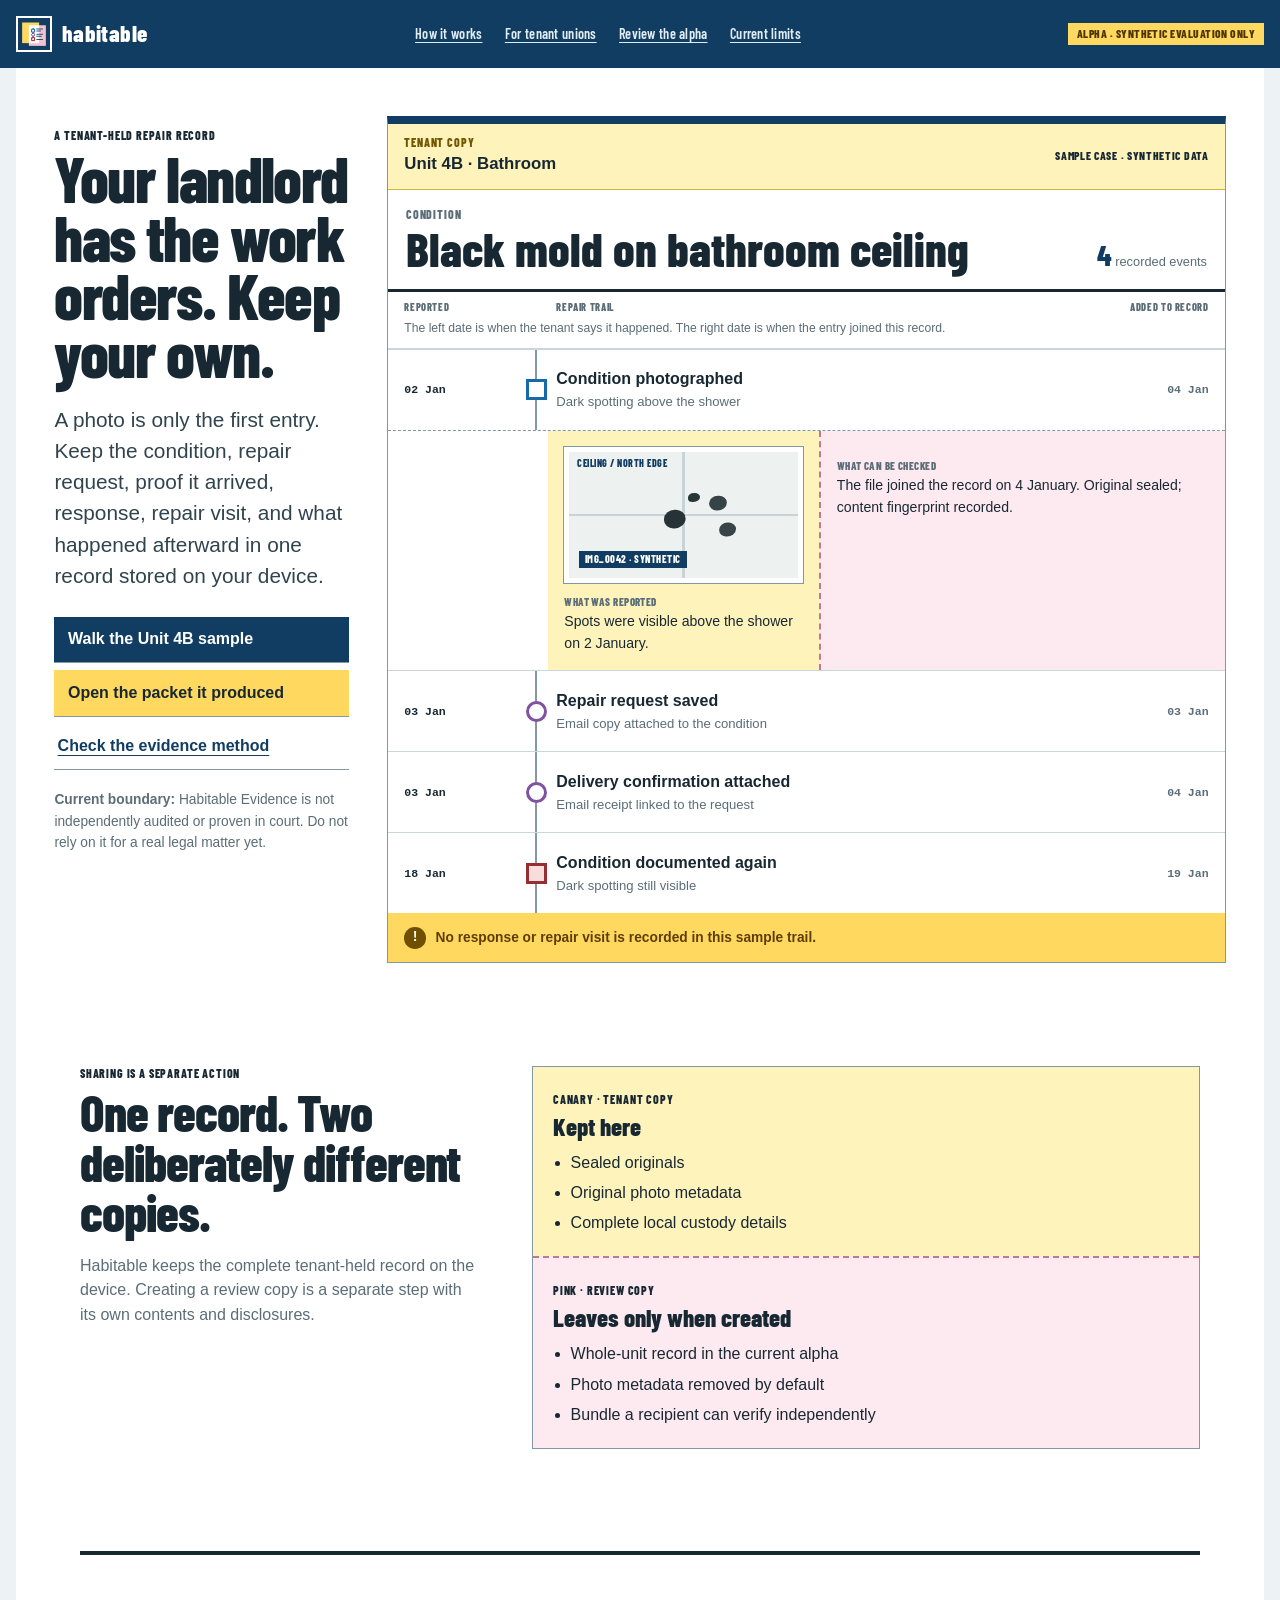
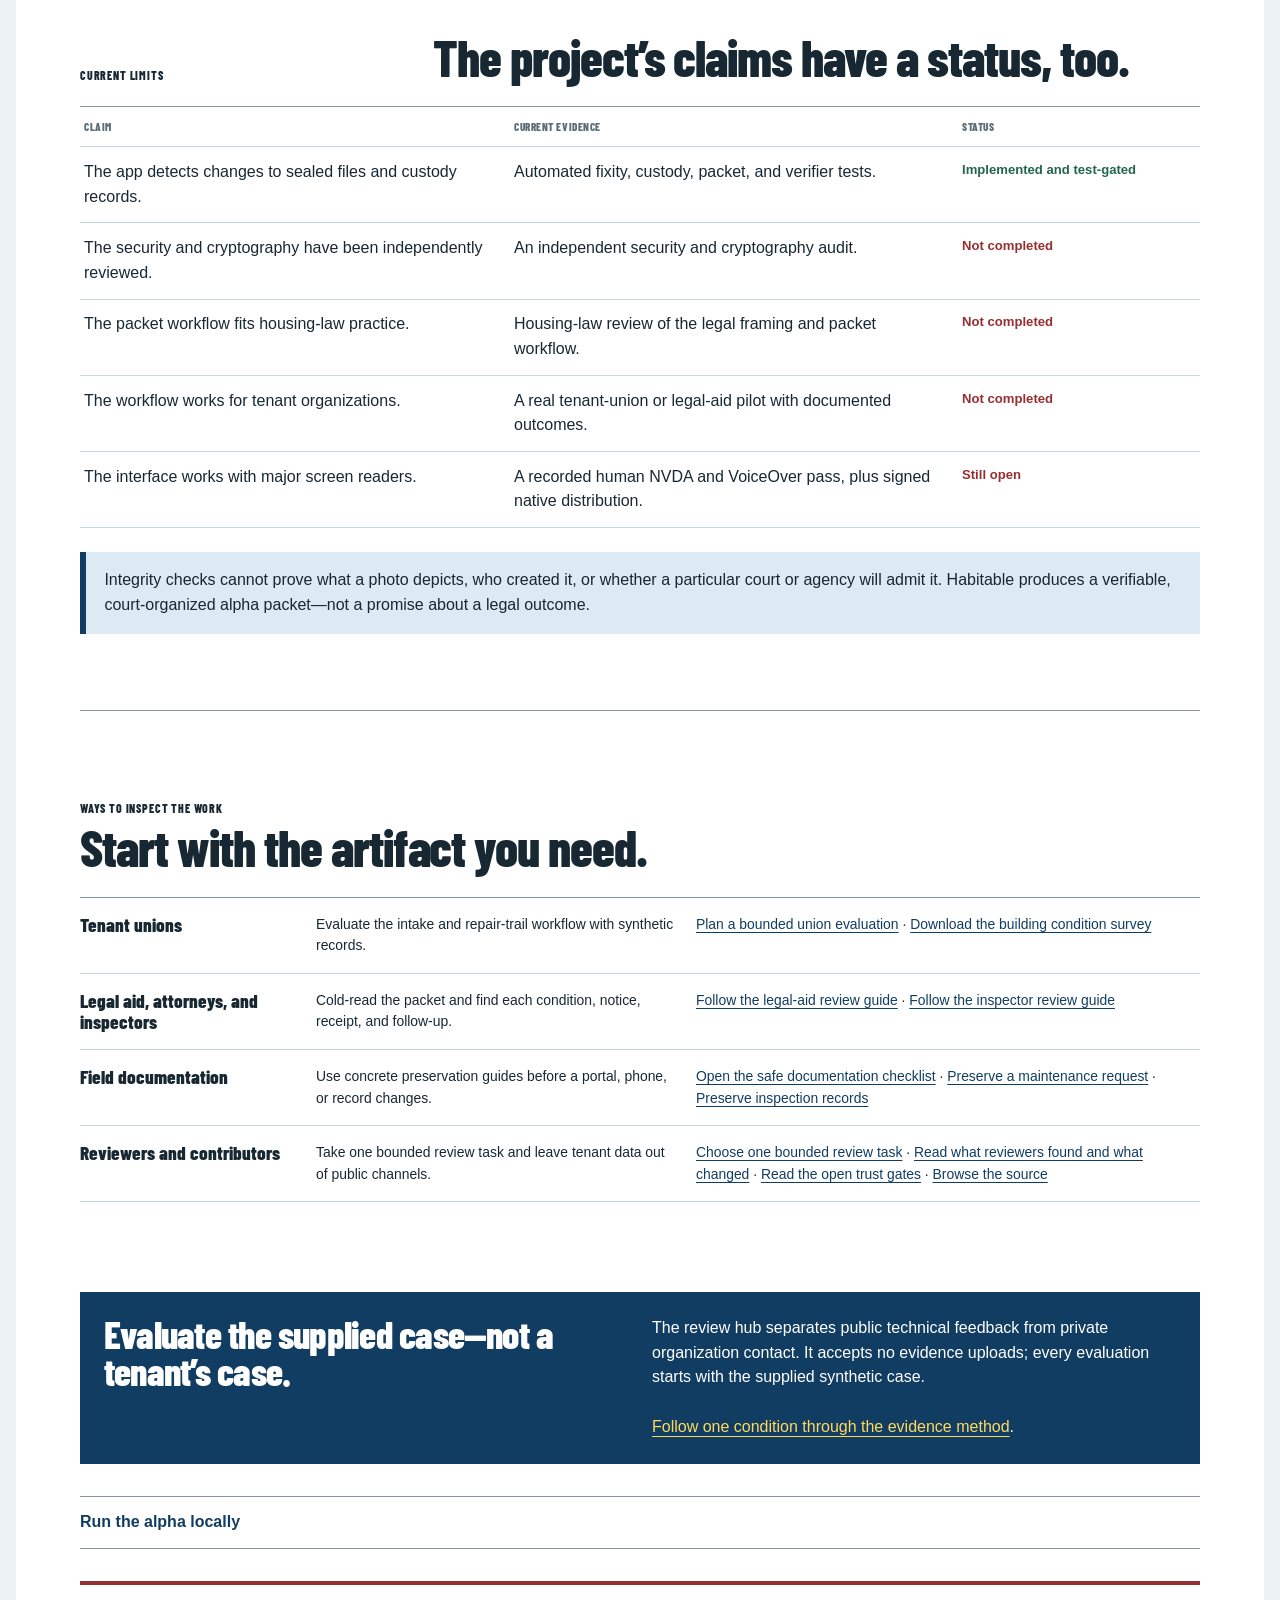
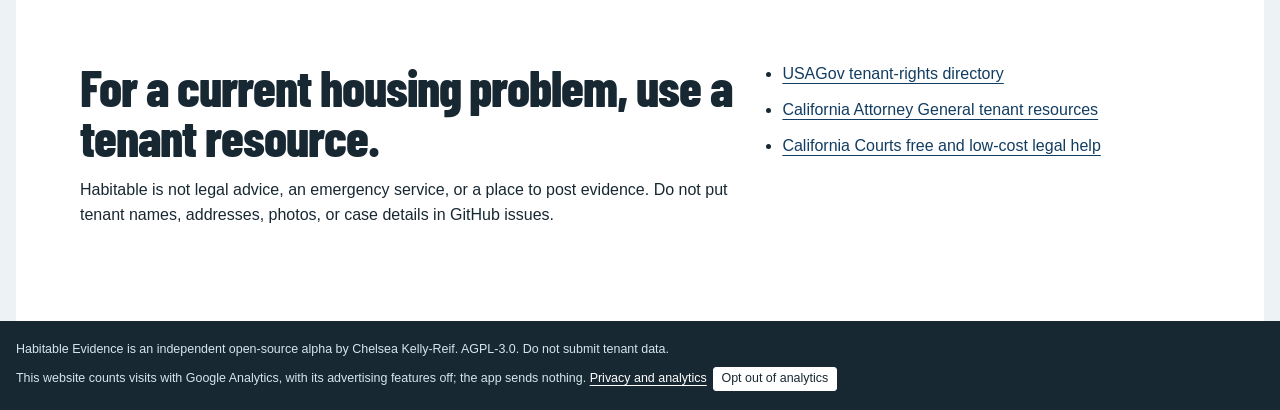
<file: site/index.html>
<!doctype html>
<!-- SPDX-License-Identifier: AGPL-3.0-or-later -->
<html lang="en">
  <head>
    <meta charset="utf-8" />
    <meta name="viewport" content="width=device-width, initial-scale=1" />
    <meta name="theme-color" content="#123d62" />
    <title>Habitable Evidence — Offline Tenant Repair Documentation</title>
    <meta
      name="description"
      content="Habitable Evidence helps tenants and unions document repairs, notices, photos, and timelines offline—then share a packet anyone can verify."
    />
    <meta name="author" content="Chelsea Kelly-Reif" />
    <meta name="robots" content="index, follow, max-image-preview:large" />
    <link rel="canonical" href="https://habitable.chelseakr.com/" />
    <link rel="icon" href="img/icon.svg" type="image/svg+xml" />

    <meta property="og:type" content="website" />
    <meta property="og:locale" content="en_US" />
    <meta property="og:site_name" content="Habitable Evidence" />
    <meta property="og:url" content="https://habitable.chelseakr.com/" />
    <meta property="og:title" content="Habitable Evidence — Offline Tenant Repair Documentation" />
    <meta
      property="og:description"
      content="Habitable Evidence helps tenants and unions document repairs, notices, photos, and timelines offline—then share a packet anyone can verify."
    />
    <meta property="og:image" content="https://habitable.chelseakr.com/img/social-card.png" />
    <meta property="og:image:type" content="image/png" />
    <meta property="og:image:width" content="1200" />
    <meta property="og:image:height" content="630" />
    <meta
      property="og:image:alt"
      content="Habitable Evidence: encrypted, tamper-evident habitability documentation and verifiable review packets for tenant unions."
    />

    <meta name="twitter:card" content="summary_large_image" />
    <meta name="twitter:title" content="Habitable Evidence — Offline Tenant Repair Documentation" />
    <meta
      name="twitter:description"
      content="Habitable Evidence helps tenants and unions document repairs, notices, photos, and timelines offline—then share a packet anyone can verify."
    />
    <meta name="twitter:image" content="https://habitable.chelseakr.com/img/social-card.png" />
    <meta
      name="twitter:image:alt"
      content="Habitable Evidence: encrypted, tamper-evident habitability documentation and verifiable review packets for tenant unions."
    />

    <script type="application/ld+json">
      {
        "@context": "https://schema.org",
        "@graph": [
          {
            "@type": "Person",
            "@id": "https://github.com/ChelseaKR#person",
            "name": "Chelsea Kelly-Reif",
            "url": "https://github.com/ChelseaKR"
          },
          {
            "@type": "WebSite",
            "@id": "https://habitable.chelseakr.com/#website",
            "url": "https://habitable.chelseakr.com/",
            "name": "Habitable Evidence",
            "alternateName": "habitable",
            "inLanguage": "en",
            "publisher": { "@id": "https://github.com/ChelseaKR#person" }
          },
          {
            "@type": "ImageObject",
            "@id": "https://habitable.chelseakr.com/#primaryimage",
            "contentUrl": "https://habitable.chelseakr.com/img/social-card.png",
            "width": 1200,
            "height": 630,
            "caption": "Habitable Evidence: encrypted, tamper-evident habitability documentation and verifiable review packets for tenant unions."
          },
          {
            "@type": "WebPage",
            "@id": "https://habitable.chelseakr.com/#webpage",
            "url": "https://habitable.chelseakr.com/",
            "name": "Habitable Evidence — Offline Tenant Repair Documentation",
            "description": "Habitable Evidence helps tenants and unions document repairs, notices, photos, and timelines offline—then share a packet anyone can verify.",
            "inLanguage": "en",
            "isPartOf": { "@id": "https://habitable.chelseakr.com/#website" },
            "about": { "@id": "https://habitable.chelseakr.com/#software" },
            "primaryImageOfPage": { "@id": "https://habitable.chelseakr.com/#primaryimage" }
          },
          {
            "@type": "SoftwareApplication",
            "@id": "https://habitable.chelseakr.com/#software",
            "name": "habitable",
            "alternateName": "Habitable Evidence",
            "url": "https://habitable.chelseakr.com/",
            "sameAs": "https://github.com/ChelseaKR/habitable",
            "description": "A privacy-first, offline-capable tool for tenants and tenant unions to document repair and habitability problems and export independently verifiable evidence packets.",
            "applicationCategory": "UtilitiesApplication",
            "applicationSubCategory": "Tenant repair documentation",
            "operatingSystem": "Any operating system that supports Python 3.14",
            "softwareRequirements": "Python 3.14 and uv",
            "isAccessibleForFree": true,
            "offers": { "@type": "Offer", "price": 0 },
            "license": "https://spdx.org/licenses/AGPL-3.0-or-later.html",
            "creator": { "@id": "https://github.com/ChelseaKR#person" },
            "image": { "@id": "https://habitable.chelseakr.com/#primaryimage" },
            "subjectOf": { "@id": "https://github.com/ChelseaKR/habitable#source" }
          },
          {
            "@type": "SoftwareSourceCode",
            "@id": "https://github.com/ChelseaKR/habitable#source",
            "name": "habitable source code",
            "url": "https://github.com/ChelseaKR/habitable",
            "codeRepository": "https://github.com/ChelseaKR/habitable",
            "programmingLanguage": "Python",
            "runtimePlatform": "Python 3.14",
            "license": "https://spdx.org/licenses/AGPL-3.0-or-later.html",
            "creator": { "@id": "https://github.com/ChelseaKR#person" },
            "targetProduct": { "@id": "https://habitable.chelseakr.com/#software" }
          }
        ]
      }
    </script>
    <link rel="stylesheet" href="home.css?v=analytics-note" />
    <script src="analytics.js" defer></script>
  </head>
  <body>
    <a class="skip" href="#main">Skip to content</a>

    <header class="site-top">
      <a class="site-wordmark" href="./" aria-label="Habitable Evidence home">
        <img src="img/icon.svg" alt="" width="36" height="36" />
        <strong>habitable</strong>
      </a>
      <nav aria-label="Primary">
        <a href="how-it-works/">How it works</a>
        <a href="tenant-unions/">For tenant unions</a>
        <a href="review/">Review the alpha</a>
        <a href="trust-limitations/">Current limits</a>
      </nav>
      <span class="alpha-chip">Alpha · synthetic evaluation only</span>
    </header>

    <main id="main">
      <section class="opening" aria-labelledby="landing-h">
        <div class="opening-copy">
          <p class="plain-label">A tenant-held repair record</p>
          <h1 id="landing-h">Your landlord has the work orders. Keep your own.</h1>
          <p class="opening-lede">
            A photo is only the first entry. Keep the condition, repair request, proof it
            arrived, response, repair visit, and what happened afterward in one record
            stored on your device.
          </p>
          <div class="opening-actions">
            <a id="pilot-cta" href="review/">Walk the Unit 4B sample</a>
            <a id="sample-cta" href="sample-packet/packet.html">Open the packet it produced</a>
            <a id="method-cta" href="how-it-works/">Check the evidence method</a>
          </div>
          <p class="alpha-boundary">
            <strong>Current boundary:</strong> Habitable Evidence is not independently
            audited or proven in court. Do not rely on it for a real legal matter yet.
          </p>
        </div>

        <article class="sample-case" aria-labelledby="sample-case-h">
          <header class="case-order">
            <div>
              <span>Tenant copy</span>
              <strong>Unit 4B · Bathroom</strong>
            </div>
            <p>Sample case · synthetic data</p>
          </header>
          <div class="case-question">
            <div>
              <span>Condition</span>
              <h2 id="sample-case-h">Black mold on bathroom ceiling</h2>
            </div>
            <p><strong>4</strong> recorded events</p>
          </div>
          <div class="trail-key">
            <span>Reported</span><span>Repair trail</span><span>Added to record</span>
          </div>
          <p class="clock-note">The left date is when the tenant says it happened.
            The right date is when the entry joined this record.</p>

          <details class="sample-event condition-event" open>
            <summary>
              <time datetime="2026-01-02" data-clock="Reported"
                    aria-label="Reported 2 January 2026">02 Jan</time>
              <i aria-hidden="true"></i>
              <span><strong>Condition photographed</strong><small>Dark spotting above
                the shower</small></span>
              <time datetime="2026-01-04" data-clock="Added to record"
                    aria-label="Added to record 4 January 2026">04 Jan</time>
            </summary>
            <div class="event-fold">
              <div class="report-copy">
                <div class="photo-specimen" role="img"
                     aria-label="Synthetic schematic of dark ceiling spotting">
                  <span>IMG_0042 · synthetic</span>
                </div>
                <dl>
                  <div><dt>What was reported</dt><dd>Spots were visible above the
                    shower on 2 January.</dd></div>
                </dl>
              </div>
              <div class="proof-copy">
                <dl>
                  <div><dt>What can be checked</dt><dd>The file joined the record on
                    4 January. Original sealed; content fingerprint recorded.</dd></div>
                </dl>
              </div>
            </div>
          </details>

          <details class="sample-event notice-event">
            <summary>
              <time datetime="2026-01-03" data-clock="Reported"
                    aria-label="Reported 3 January 2026">03 Jan</time>
              <i aria-hidden="true"></i>
              <span><strong>Repair request saved</strong><small>Email copy attached to
                the condition</small></span>
              <time datetime="2026-01-03" data-clock="Added to record"
                    aria-label="Added to record 3 January 2026">03 Jan</time>
            </summary>
            <div class="event-fold text-fold">
              <div class="report-copy">
                <p>“Dark spotting is spreading above the bathroom shower. Please
                  inspect and repair.”</p>
                <dl><div><dt>What was reported</dt><dd>The tenant says this request was
                  sent on 3 January.</dd></div></dl>
              </div>
              <div class="proof-copy">
                <dl><div><dt>What can be checked</dt><dd>The saved message bytes and
                  their later handling.</dd></div></dl>
              </div>
            </div>
          </details>

          <details class="sample-event delivery-event">
            <summary>
              <time datetime="2026-01-03" data-clock="Reported"
                    aria-label="Reported 3 January 2026">03 Jan</time>
              <i aria-hidden="true"></i>
              <span><strong>Delivery confirmation attached</strong><small>Email receipt
                linked to the request</small></span>
              <time datetime="2026-01-04" data-clock="Added to record"
                    aria-label="Added to record 4 January 2026">04 Jan</time>
            </summary>
            <div class="event-fold receipt-fold">
              <div class="report-copy">
                <p><b>Delivered</b><span>03 Jan · 9:42 AM</span></p>
                <dl><div><dt>What was reported</dt><dd>The receipt is described as
                  confirmation of delivery.</dd></div></dl>
              </div>
              <div class="proof-copy">
                <dl><div><dt>What can be checked</dt><dd>The receipt joined the record
                  on 4 January, sealed and linked to the saved request.</dd></div></dl>
              </div>
            </div>
          </details>

          <details class="sample-event recurrence-event">
            <summary>
              <time datetime="2026-01-18" data-clock="Reported"
                    aria-label="Reported 18 January 2026">18 Jan</time>
              <i aria-hidden="true"></i>
              <span><strong>Condition documented again</strong><small>Dark spotting
                still visible</small></span>
              <time datetime="2026-01-19" data-clock="Added to record"
                    aria-label="Added to record 19 January 2026">19 Jan</time>
            </summary>
            <div class="event-fold">
              <div class="report-copy">
                <div class="photo-specimen later" role="img"
                     aria-label="Synthetic follow-up schematic with wider dark ceiling spotting">
                  <span>IMG_0061 · synthetic</span>
                </div>
                <dl><div><dt>What was reported</dt><dd>The condition remained visible
                  after notice.</dd></div></dl>
              </div>
              <div class="proof-copy">
                <dl><div><dt>What can be checked</dt><dd>The follow-up file joined the
                  record on 19 January, separately sealed and linked.</dd></div></dl>
              </div>
            </div>
          </details>

          <p class="missing-step"><span aria-hidden="true">!</span>
            No response or repair visit is recorded in this sample trail.</p>
        </article>
      </section>

      <section class="copy-boundary" aria-labelledby="copies-h">
        <div class="copy-explanation">
          <p class="plain-label">Sharing is a separate action</p>
          <h2 id="copies-h">One record. Two deliberately different copies.</h2>
          <p>
            Habitable keeps the complete tenant-held record on the device. Creating a
            review copy is a separate step with its own contents and disclosures.
          </p>
        </div>
        <div class="copy-set">
          <article class="tenant-copy">
            <span>Canary · tenant copy</span>
            <h3>Kept here</h3>
            <ul>
              <li>Sealed originals</li>
              <li>Original photo metadata</li>
              <li>Complete local custody details</li>
            </ul>
          </article>
          <article class="review-copy">
            <span>Pink · review copy</span>
            <h3>Leaves only when created</h3>
            <ul>
              <li>Whole-unit record in the current alpha</li>
              <li>Photo metadata removed by default</li>
              <li>Bundle a recipient can verify independently</li>
            </ul>
          </article>
        </div>
      </section>

      <section class="claim-record" aria-labelledby="limits-h">
        <header>
          <p class="plain-label">Current limits</p>
          <h2 id="limits-h">The project’s claims have a status, too.</h2>
        </header>
        <div class="claim-table" role="table" aria-label="Current project claims and gaps">
          <div role="row" class="claim-head">
            <span role="columnheader">Claim</span>
            <span role="columnheader">Current evidence</span>
            <span role="columnheader">Status</span>
          </div>
          <div role="row">
            <span role="cell">The app detects changes to sealed files and custody records.</span>
            <span role="cell">Automated fixity, custody, packet, and verifier tests.</span>
            <strong role="cell" class="status-built">Implemented and test-gated</strong>
          </div>
          <div role="row">
            <span role="cell">The security and cryptography have been independently reviewed.</span>
            <span role="cell">An independent security and cryptography audit.</span>
            <strong role="cell" class="status-open">Not completed</strong>
          </div>
          <div role="row">
            <span role="cell">The packet workflow fits housing-law practice.</span>
            <span role="cell">Housing-law review of the legal framing and packet workflow.</span>
            <strong role="cell" class="status-open">Not completed</strong>
          </div>
          <div role="row">
            <span role="cell">The workflow works for tenant organizations.</span>
            <span role="cell">A real tenant-union or legal-aid pilot with documented outcomes.</span>
            <strong role="cell" class="status-open">Not completed</strong>
          </div>
          <div role="row">
            <span role="cell">The interface works with major screen readers.</span>
            <span role="cell">A recorded human NVDA and VoiceOver pass, plus signed native distribution.</span>
            <strong role="cell" class="status-open">Still open</strong>
          </div>
        </div>
        <p class="evidence-boundary">
          Integrity checks cannot prove what a photo depicts, who created it, or whether
          a particular court or agency will admit it. Habitable produces a verifiable,
          court-organized alpha packet—not a promise about a legal outcome.
        </p>
      </section>

      <section class="working-routes" aria-labelledby="routes-h">
        <header>
          <p class="plain-label">Ways to inspect the work</p>
          <h2 id="routes-h">Start with the artifact you need.</h2>
        </header>
        <div class="route-list">
          <article>
            <h3>Tenant unions</h3>
            <p>Evaluate the intake and repair-trail workflow with synthetic records.</p>
            <p><a href="tenant-unions/">Plan a bounded union evaluation</a> ·
              <a href="templates/tenant-union-building-condition-survey/">Download the building condition survey</a></p>
          </article>
          <article>
            <h3>Legal aid, attorneys, and inspectors</h3>
            <p>Cold-read the packet and find each condition, notice, receipt, and follow-up.</p>
            <p><a href="legal-aid-reviewers/">Follow the legal-aid review guide</a> ·
              <a href="inspectors-code-enforcement/">Follow the inspector review guide</a></p>
          </article>
          <article>
            <h3>Field documentation</h3>
            <p>Use concrete preservation guides before a portal, phone, or record changes.</p>
            <p><a href="documentation-checklist/">Open the safe documentation checklist</a> ·
              <a href="guides/preserve-maintenance-request-records/">Preserve a maintenance request</a> ·
              <a href="guides/housing-inspection-records/">Preserve inspection records</a></p>
          </article>
          <article>
            <h3>Reviewers and contributors</h3>
            <p>Take one bounded review task and leave tenant data out of public channels.</p>
            <p><a href="review/">Choose one bounded review task</a> ·
              <a href="review/changes/">Read what reviewers found and what changed</a> ·
              <a href="trust-limitations/">Read the open trust gates</a> ·
              <a href="https://github.com/ChelseaKR/habitable">Browse the source</a></p>
          </article>
        </div>
      </section>

      <section class="evaluation-note" aria-labelledby="evaluation-h">
        <h2 id="evaluation-h">Evaluate the supplied case—not a tenant’s case.</h2>
        <p>
          The review hub separates public technical feedback from private organization
          contact. It accepts no evidence uploads; every evaluation starts with the
          supplied synthetic case.
        </p>
        <p><a href="how-it-works/">Follow one condition through the evidence method</a>.</p>
      </section>

      <details class="local-install">
        <summary>Run the alpha locally</summary>
        <div>
          <p>There is no hosted case app. The local interface requires uv and Python (3.14).</p>
          <pre><code>git clone https://github.com/ChelseaKR/habitable
cd habitable
uv sync
uv run habitable demo
uv run habitable app</code></pre>
          <p>AGPL-3.0; the standalone verifier also carries Apache-2.0 permission.</p>
        </div>
      </details>

      <section class="safety" aria-labelledby="safety-h">
        <div>
          <h2 id="safety-h">For a current housing problem, use a tenant resource.</h2>
          <p>
            Habitable is not legal advice, an emergency service, or a place to post
            evidence. Do not put tenant names, addresses, photos, or case details in
            GitHub issues.
          </p>
        </div>
        <ul>
          <li><a href="https://www.usa.gov/tenant-rights">USAGov tenant-rights directory</a></li>
          <li><a href="https://oag.ca.gov/tenants">California Attorney General tenant resources</a></li>
          <li><a href="https://selfhelp.courts.ca.gov/get-free-or-low-cost-legal-help">California Courts free and low-cost legal help</a></li>
        </ul>
      </section>
    </main>

    <footer>
      <p>
        Habitable Evidence is an independent open-source alpha by Chelsea Kelly-Reif.
        AGPL-3.0. Do not submit tenant data.
      </p>
      <p class="analytics-note">This website counts visits with Google Analytics, with its advertising features off; the app sends nothing. <a href="trust-limitations/#analytics">Privacy and analytics</a><span class="analytics-opt-out" hidden></span></p>
    </footer>
  </body>
</html>
</file>
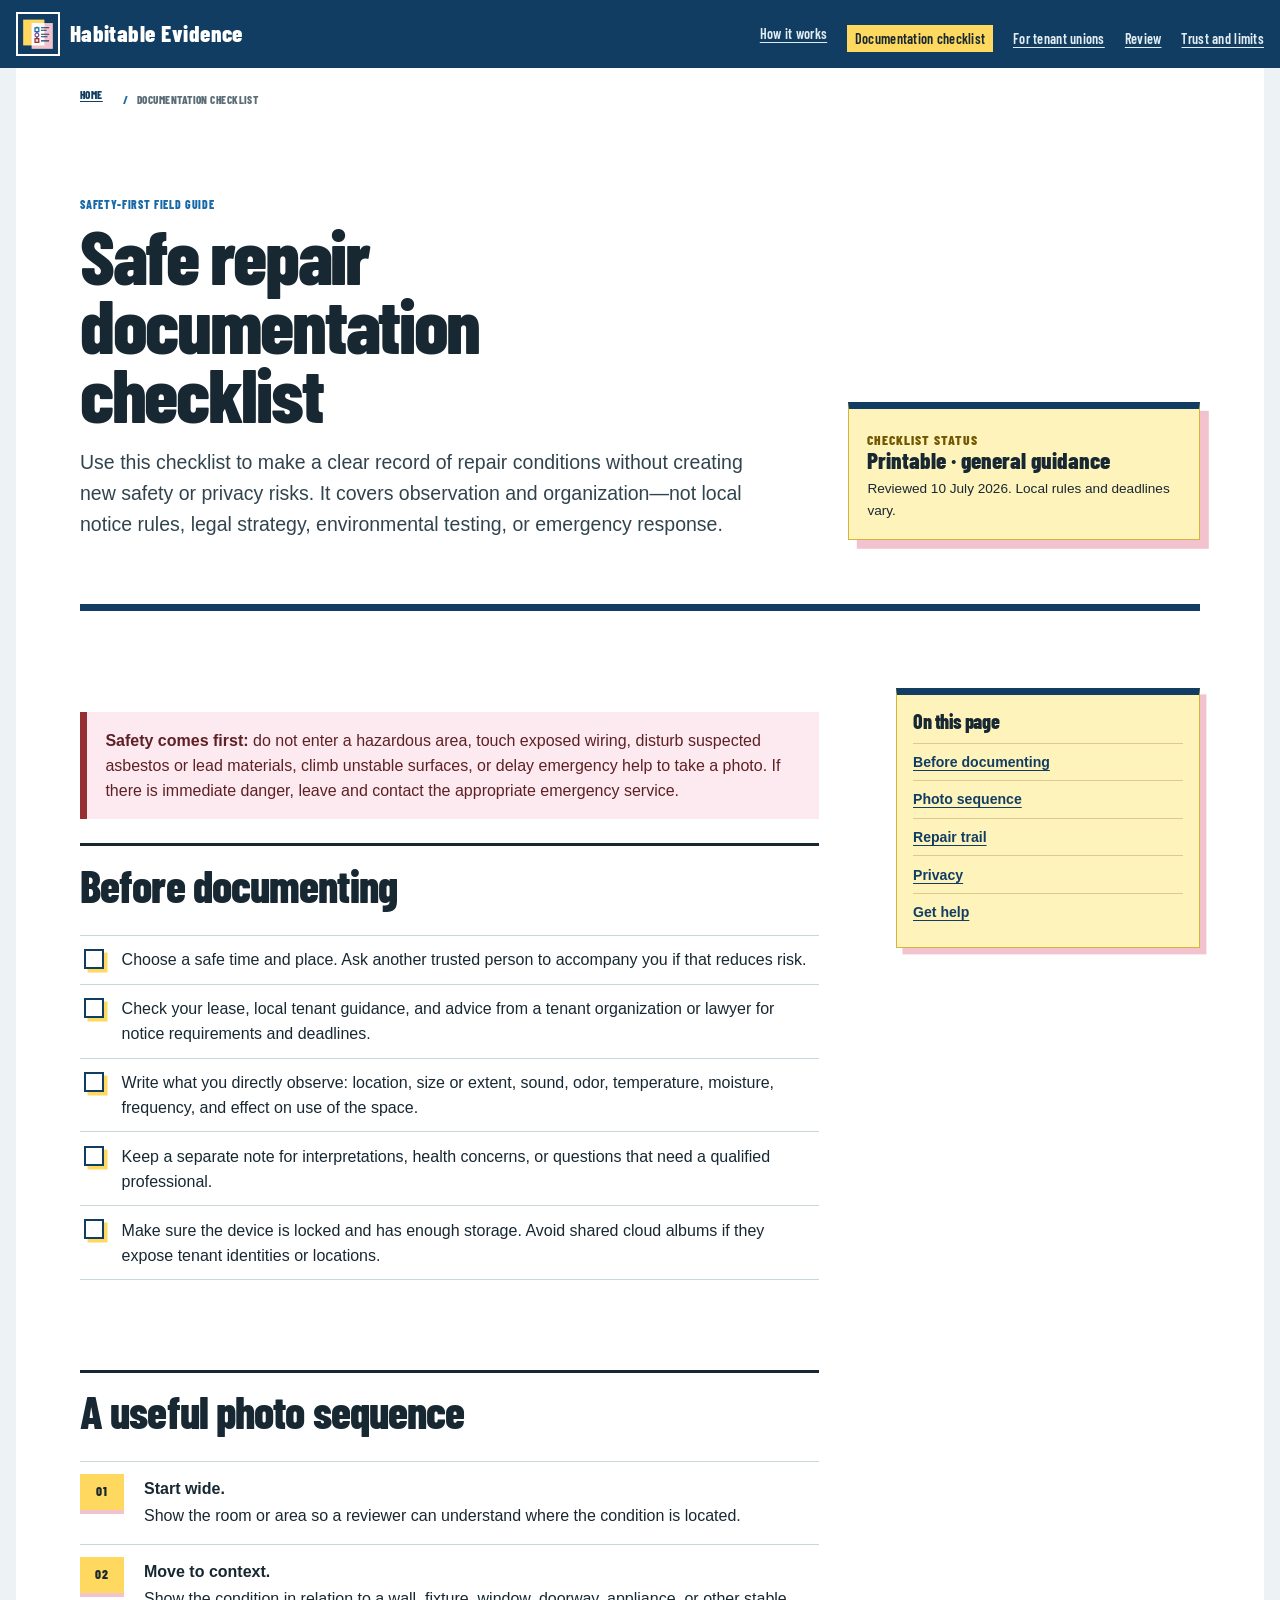
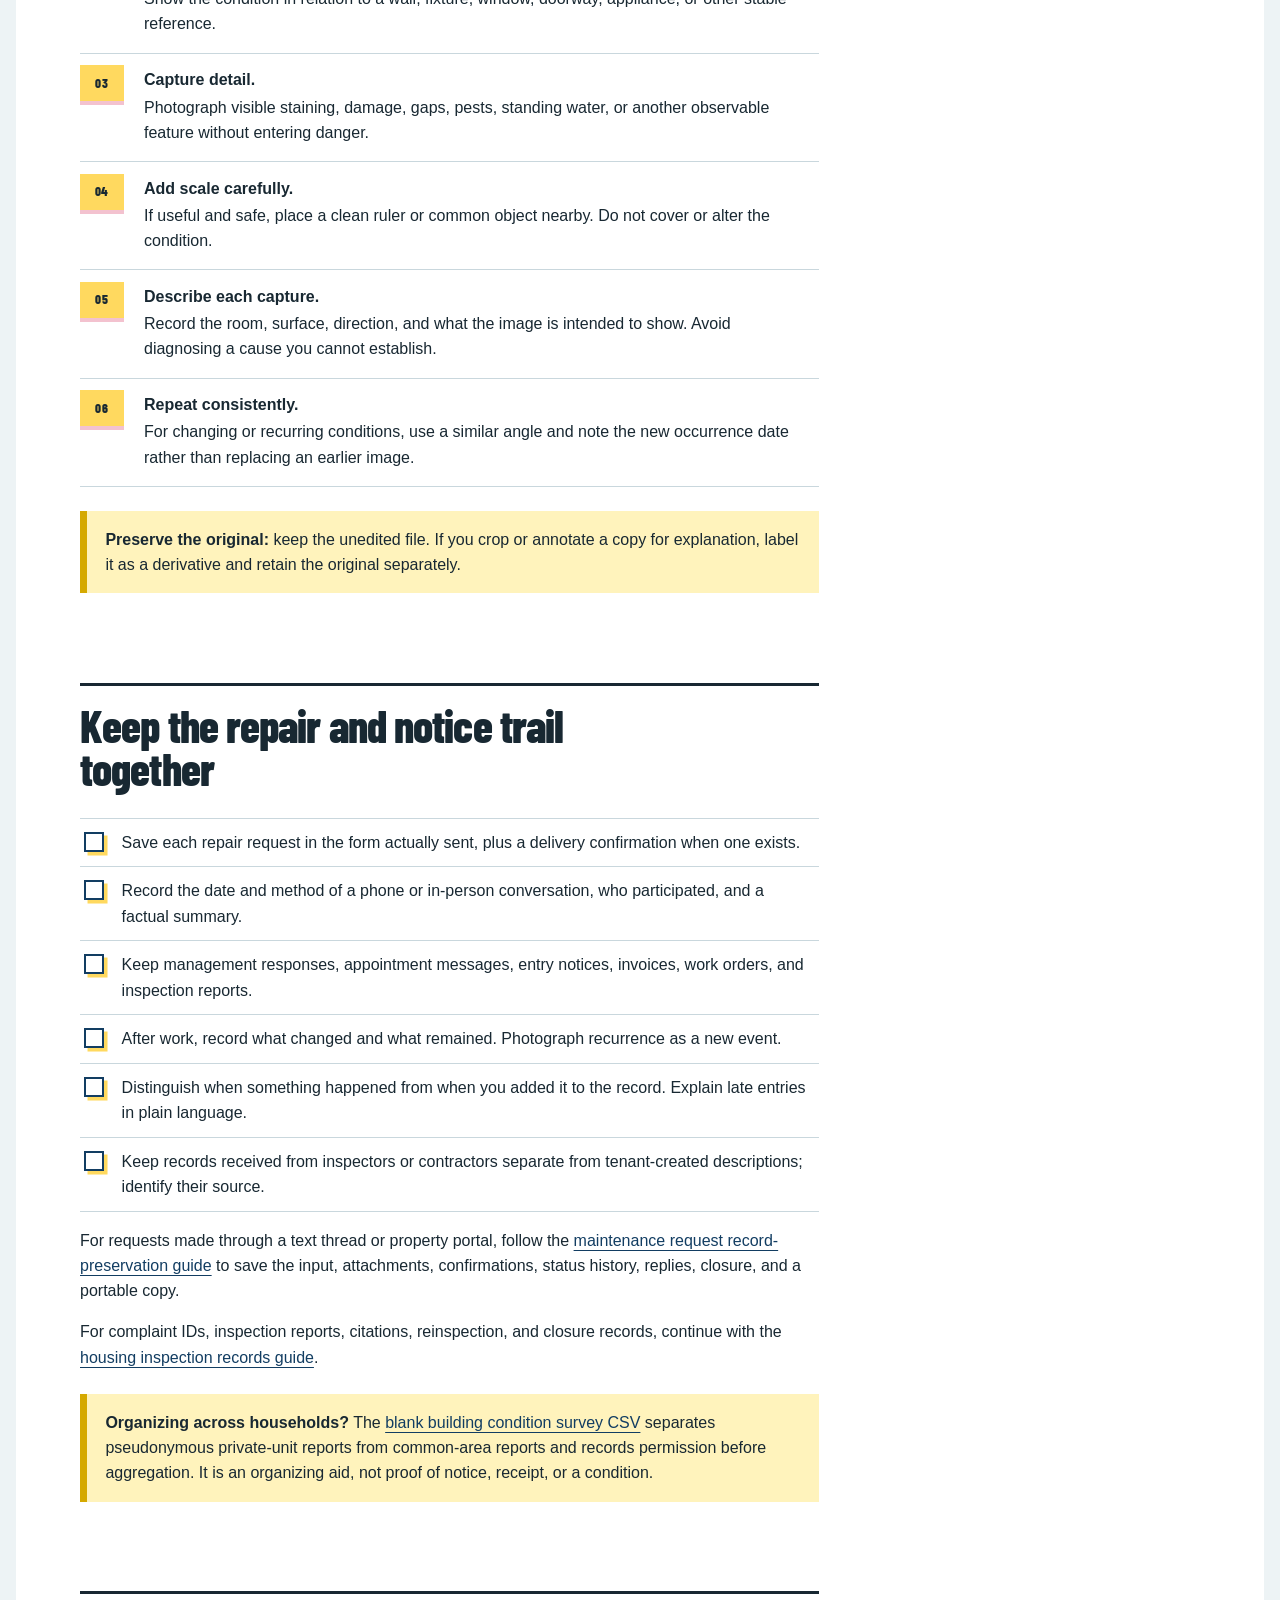
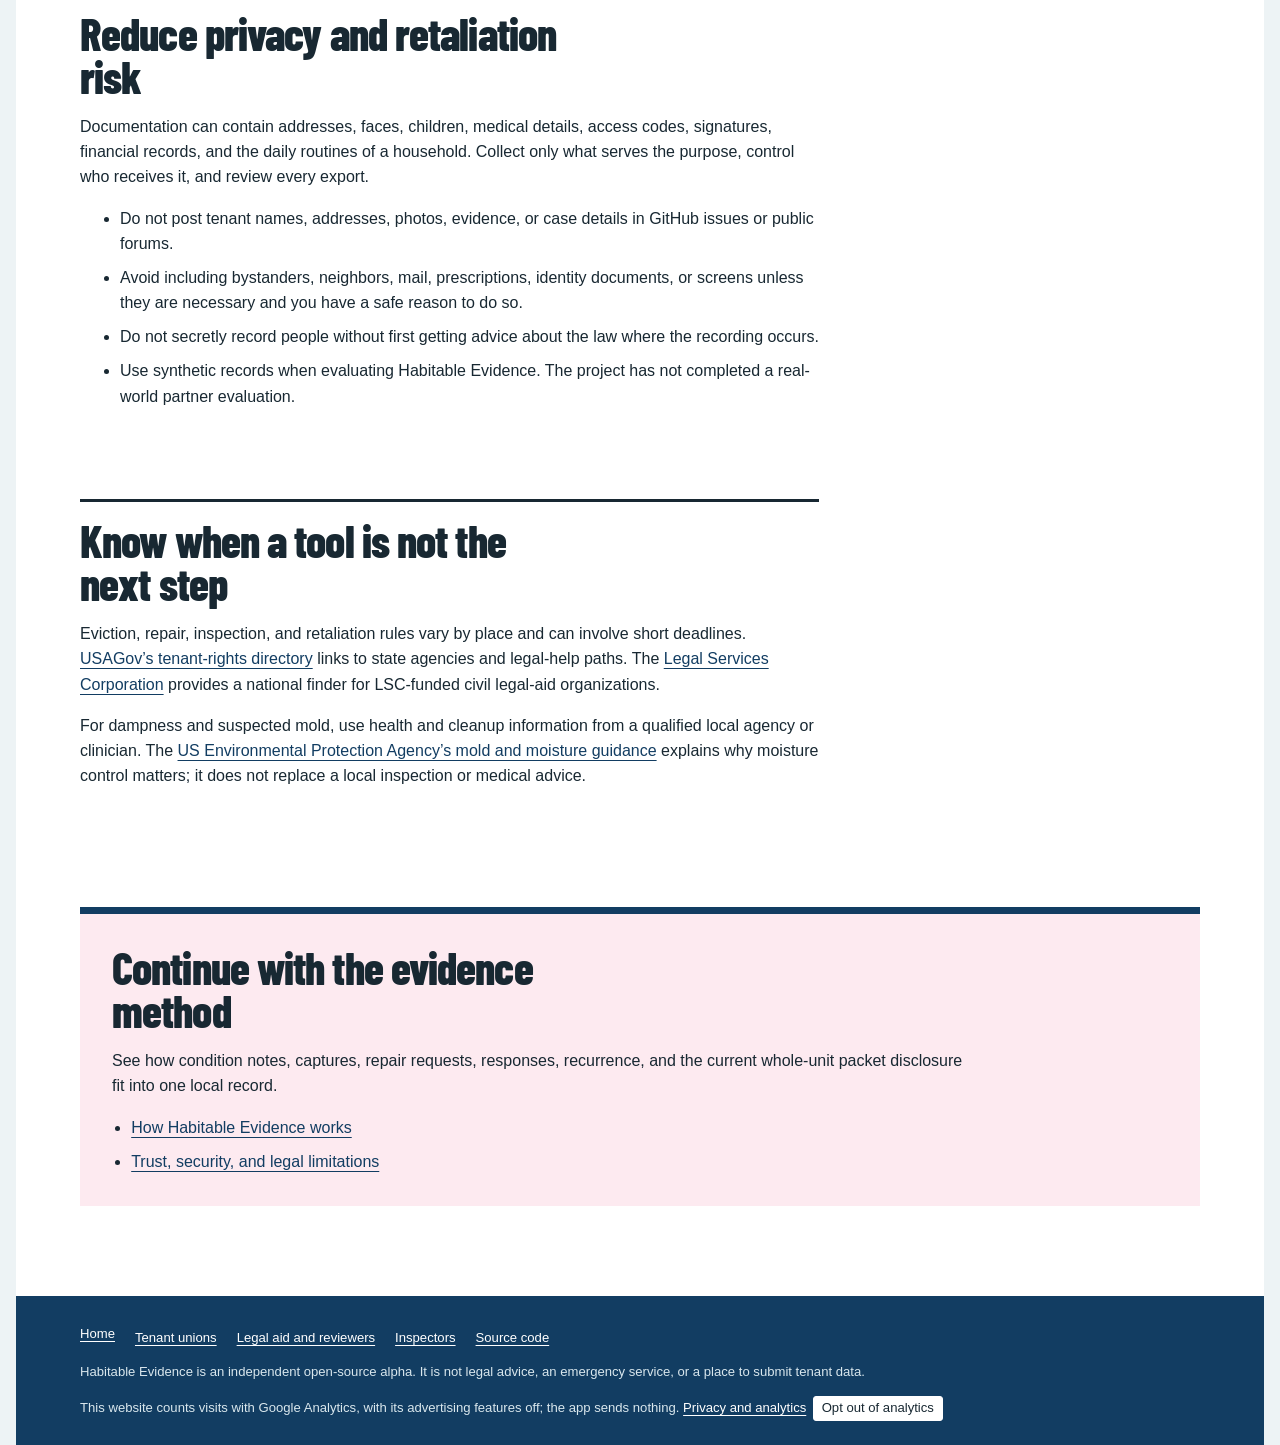
<file: site/documentation-checklist/index.html>
<!doctype html>
<!-- SPDX-License-Identifier: AGPL-3.0-or-later -->
<html lang="en">
  <head>
    <meta charset="utf-8" />
    <meta name="viewport" content="width=device-width, initial-scale=1" />
    <meta name="theme-color" content="#245b84" />
    <title>Safe Repair Documentation Checklist | Habitable Evidence</title>
    <meta name="description" content="Use this safety-first checklist to organize repair photos, notices, responses, and recurring conditions without posting private tenant data online." />
    <meta name="robots" content="index, follow, max-image-preview:large" />
    <link rel="canonical" href="https://habitable.chelseakr.com/documentation-checklist/" />
    <link rel="icon" href="../img/icon.svg" type="image/svg+xml" />
    <link rel="stylesheet" href="../content.css" />

    <meta property="og:type" content="article" />
    <meta property="og:locale" content="en_US" />
    <meta property="og:site_name" content="Habitable Evidence" />
    <meta property="og:url" content="https://habitable.chelseakr.com/documentation-checklist/" />
    <meta property="og:title" content="Safe Repair Documentation Checklist | Habitable Evidence" />
    <meta property="og:description" content="Use this safety-first checklist to organize repair photos, notices, responses, and recurring conditions without posting private tenant data online." />
    <meta property="og:image" content="https://habitable.chelseakr.com/img/social-card.png" />
    <meta property="og:image:alt" content="Habitable Evidence: encrypted, tamper-evident habitability documentation and verifiable review packets for tenant unions." />
    <meta name="twitter:card" content="summary_large_image" />
    <meta name="twitter:title" content="Safe Repair Documentation Checklist | Habitable Evidence" />
    <meta name="twitter:description" content="Use this safety-first checklist to organize repair photos, notices, responses, and recurring conditions without posting private tenant data online." />
    <meta name="twitter:image" content="https://habitable.chelseakr.com/img/social-card.png" />
    <meta name="twitter:image:alt" content="Habitable Evidence: encrypted, tamper-evident habitability documentation and verifiable review packets for tenant unions." />

    <script type="application/ld+json">
      {
        "@context": "https://schema.org",
        "@graph": [
          {
            "@type": "Article",
            "@id": "https://habitable.chelseakr.com/documentation-checklist/#article",
            "headline": "Safe Repair Documentation Checklist",
            "description": "Use this safety-first checklist to organize repair photos, notices, responses, and recurring conditions without posting private tenant data online.",
            "datePublished": "2026-07-10",
            "dateModified": "2026-07-10",
            "inLanguage": "en",
            "author": { "@type": "Person", "name": "Chelsea Kelly-Reif", "url": "https://chelseakr.github.io/" },
            "mainEntityOfPage": "https://habitable.chelseakr.com/documentation-checklist/",
            "image": "https://habitable.chelseakr.com/img/app-en.png"
          },
          {
            "@type": "BreadcrumbList",
            "itemListElement": [
              { "@type": "ListItem", "position": 1, "name": "Habitable Evidence", "item": "https://habitable.chelseakr.com/" },
              { "@type": "ListItem", "position": 2, "name": "Documentation checklist", "item": "https://habitable.chelseakr.com/documentation-checklist/" }
            ]
          }
        ]
      }
    </script>
    <script src="../analytics.js" defer></script>
  </head>
  <body>
    <a class="skip" href="#main">Skip to content</a>
    <header class="site-header">
      <a class="brand" href="../"><img src="../img/icon.svg" alt="" width="42" height="42" />Habitable Evidence</a>
      <nav class="primary-nav" aria-label="Primary">
        <ul>
          <li><a href="../how-it-works/">How it works</a></li>
          <li><a aria-current="page" href="./">Documentation checklist</a></li>
          <li><a href="../tenant-unions/">For tenant unions</a></li>
          <li><a href="../review/">Review</a></li>
          <li><a href="../trust-limitations/">Trust and limits</a></li>
        </ul>
      </nav>
    </header>

    <main id="main">
      <nav class="breadcrumbs" aria-label="Breadcrumb">
        <ol><li><a href="../">Home</a></li><li aria-current="page">Documentation checklist</li></ol>
      </nav>

      <article>
        <header class="article-header">
          <div class="article-header-copy">
            <p class="kicker">Safety-first field guide</p>
            <h1>Safe repair documentation checklist</h1>
            <p class="lede">Use this checklist to make a clear record of repair conditions without creating new safety or privacy risks. It covers observation and organization—not local notice rules, legal strategy, environmental testing, or emergency response.</p>
          </div>
          <div class="record-card" role="note" aria-label="Page status">
            <p class="record-label">Checklist status</p>
            <strong>Printable · general guidance</strong>
            <p>Reviewed 10 July 2026. Local rules and deadlines vary.</p>
          </div>
        </header>

        <div class="layout">
          <div class="article-body">
            <p class="safety-note"><strong>Safety comes first:</strong> do not enter a hazardous area, touch exposed wiring, disturb suspected asbestos or lead materials, climb unstable surfaces, or delay emergency help to take a photo. If there is immediate danger, leave and contact the appropriate emergency service.</p>

            <section id="before" aria-labelledby="before-h">
              <h2 id="before-h">Before documenting</h2>
              <ul class="checklist">
                <li>Choose a safe time and place. Ask another trusted person to accompany you if that reduces risk.</li>
                <li>Check your lease, local tenant guidance, and advice from a tenant organization or lawyer for notice requirements and deadlines.</li>
                <li>Write what you directly observe: location, size or extent, sound, odor, temperature, moisture, frequency, and effect on use of the space.</li>
                <li>Keep a separate note for interpretations, health concerns, or questions that need a qualified professional.</li>
                <li>Make sure the device is locked and has enough storage. Avoid shared cloud albums if they expose tenant identities or locations.</li>
              </ul>
            </section>

            <section id="photos" aria-labelledby="photos-h">
              <h2 id="photos-h">A useful photo sequence</h2>
              <ol class="steps">
                <li><strong>Start wide.</strong> Show the room or area so a reviewer can understand where the condition is located.</li>
                <li><strong>Move to context.</strong> Show the condition in relation to a wall, fixture, window, doorway, appliance, or other stable reference.</li>
                <li><strong>Capture detail.</strong> Photograph visible staining, damage, gaps, pests, standing water, or another observable feature without entering danger.</li>
                <li><strong>Add scale carefully.</strong> If useful and safe, place a clean ruler or common object nearby. Do not cover or alter the condition.</li>
                <li><strong>Describe each capture.</strong> Record the room, surface, direction, and what the image is intended to show. Avoid diagnosing a cause you cannot establish.</li>
                <li><strong>Repeat consistently.</strong> For changing or recurring conditions, use a similar angle and note the new occurrence date rather than replacing an earlier image.</li>
              </ol>
              <p class="plain-note"><strong>Preserve the original:</strong> keep the unedited file. If you crop or annotate a copy for explanation, label it as a derivative and retain the original separately.</p>
            </section>

            <section id="trail" aria-labelledby="trail-h">
              <h2 id="trail-h">Keep the repair and notice trail together</h2>
              <ul class="checklist">
                <li>Save each repair request in the form actually sent, plus a delivery confirmation when one exists.</li>
                <li>Record the date and method of a phone or in-person conversation, who participated, and a factual summary.</li>
                <li>Keep management responses, appointment messages, entry notices, invoices, work orders, and inspection reports.</li>
                <li>After work, record what changed and what remained. Photograph recurrence as a new event.</li>
                <li>Distinguish when something happened from when you added it to the record. Explain late entries in plain language.</li>
                <li>Keep records received from inspectors or contractors separate from tenant-created descriptions; identify their source.</li>
              </ul>
              <p>For requests made through a text thread or property portal, follow the <a href="../guides/preserve-maintenance-request-records/">maintenance request record-preservation guide</a> to save the input, attachments, confirmations, status history, replies, closure, and a portable copy.</p>
              <p>For complaint IDs, inspection reports, citations, reinspection, and closure records, continue with the <a href="../guides/housing-inspection-records/">housing inspection records guide</a>.</p>
              <p class="plain-note"><strong>Organizing across households?</strong> The <a href="../templates/tenant-union-building-condition-survey/">blank building condition survey CSV</a> separates pseudonymous private-unit reports from common-area reports and records permission before aggregation. It is an organizing aid, not proof of notice, receipt, or a condition.</p>
            </section>

            <section id="privacy" aria-labelledby="privacy-h">
              <h2 id="privacy-h">Reduce privacy and retaliation risk</h2>
              <p>Documentation can contain addresses, faces, children, medical details, access codes, signatures, financial records, and the daily routines of a household. Collect only what serves the purpose, control who receives it, and review every export.</p>
              <ul>
                <li>Do not post tenant names, addresses, photos, evidence, or case details in GitHub issues or public forums.</li>
                <li>Avoid including bystanders, neighbors, mail, prescriptions, identity documents, or screens unless they are necessary and you have a safe reason to do so.</li>
                <li>Do not secretly record people without first getting advice about the law where the recording occurs.</li>
                <li>Use synthetic records when evaluating Habitable Evidence. The project has not completed a real-world partner evaluation.</li>
              </ul>
            </section>

            <section id="help" aria-labelledby="help-h">
              <h2 id="help-h">Know when a tool is not the next step</h2>
              <p>Eviction, repair, inspection, and retaliation rules vary by place and can involve short deadlines. <a href="https://www.usa.gov/tenant-rights">USAGov’s tenant-rights directory</a> links to state agencies and legal-help paths. The <a href="https://www.lsc.gov/">Legal Services Corporation</a> provides a national finder for LSC-funded civil legal-aid organizations.</p>
              <p>For dampness and suspected mold, use health and cleanup information from a qualified local agency or clinician. The <a href="https://www.epa.gov/mold/mold-and-your-home">US Environmental Protection Agency’s mold and moisture guidance</a> explains why moisture control matters; it does not replace a local inspection or medical advice.</p>
            </section>
          </div>

          <nav class="side-nav" aria-label="On this page">
            <h2>On this page</h2>
            <ul>
              <li><a href="#before">Before documenting</a></li>
              <li><a href="#photos">Photo sequence</a></li>
              <li><a href="#trail">Repair trail</a></li>
              <li><a href="#privacy">Privacy</a></li>
              <li><a href="#help">Get help</a></li>
            </ul>
          </nav>
        </div>

        <aside class="related" aria-labelledby="related-h">
          <h2 id="related-h">Continue with the evidence method</h2>
          <p>See how condition notes, captures, repair requests, responses, recurrence, and the current whole-unit packet disclosure fit into one local record.</p>
          <ul><li><a href="../how-it-works/">How Habitable Evidence works</a></li><li><a href="../trust-limitations/">Trust, security, and legal limitations</a></li></ul>
        </aside>
      </article>
    </main>

    <footer>
      <ul class="footer-links"><li><a href="../">Home</a></li><li><a href="../tenant-unions/">Tenant unions</a></li><li><a href="../legal-aid-reviewers/">Legal aid and reviewers</a></li><li><a href="../inspectors-code-enforcement/">Inspectors</a></li><li><a href="https://github.com/ChelseaKR/habitable">Source code</a></li></ul>
      <p>Habitable Evidence is an independent open-source alpha. It is not legal advice, an emergency service, or a place to submit tenant data.</p>
      <p class="analytics-note">This website counts visits with Google Analytics, with its advertising features off; the app sends nothing. <a href="../trust-limitations/#analytics">Privacy and analytics</a><span class="analytics-opt-out" hidden></span></p>
    </footer>
  </body>
</html>
</file>
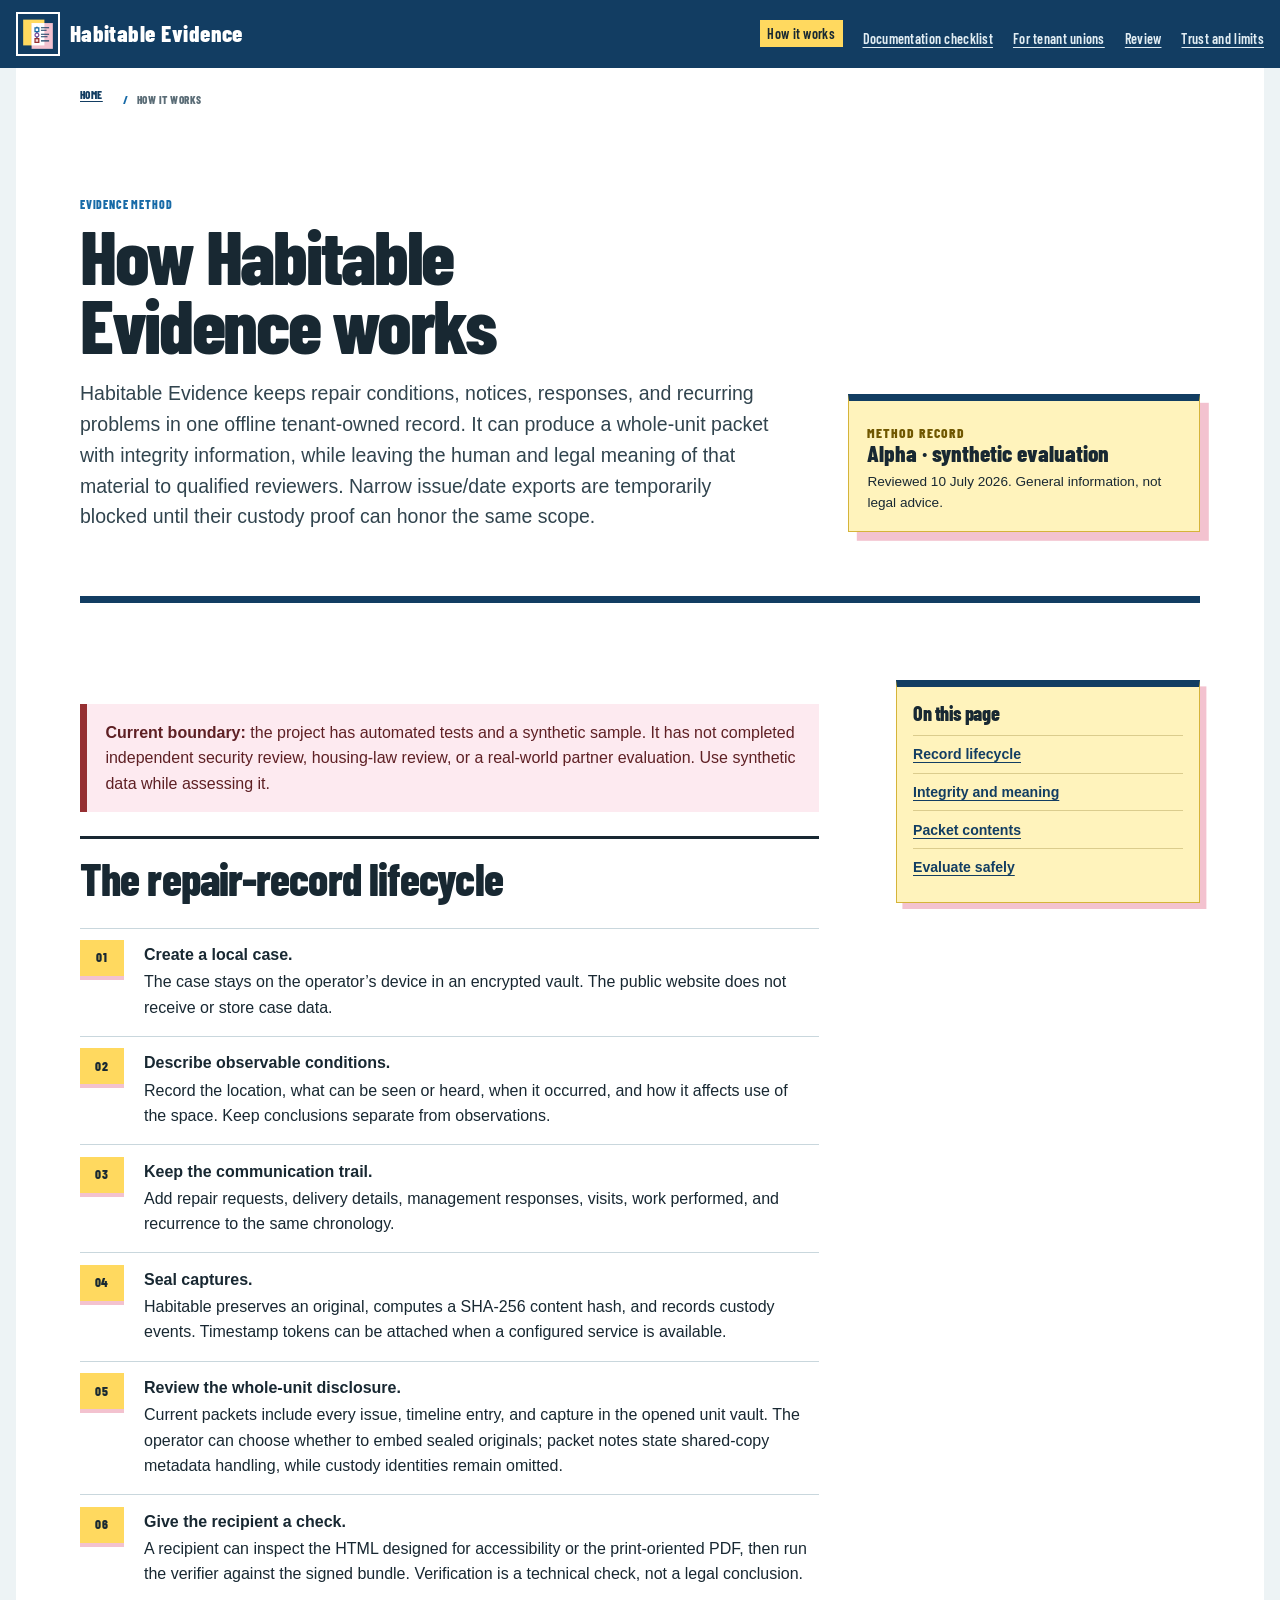
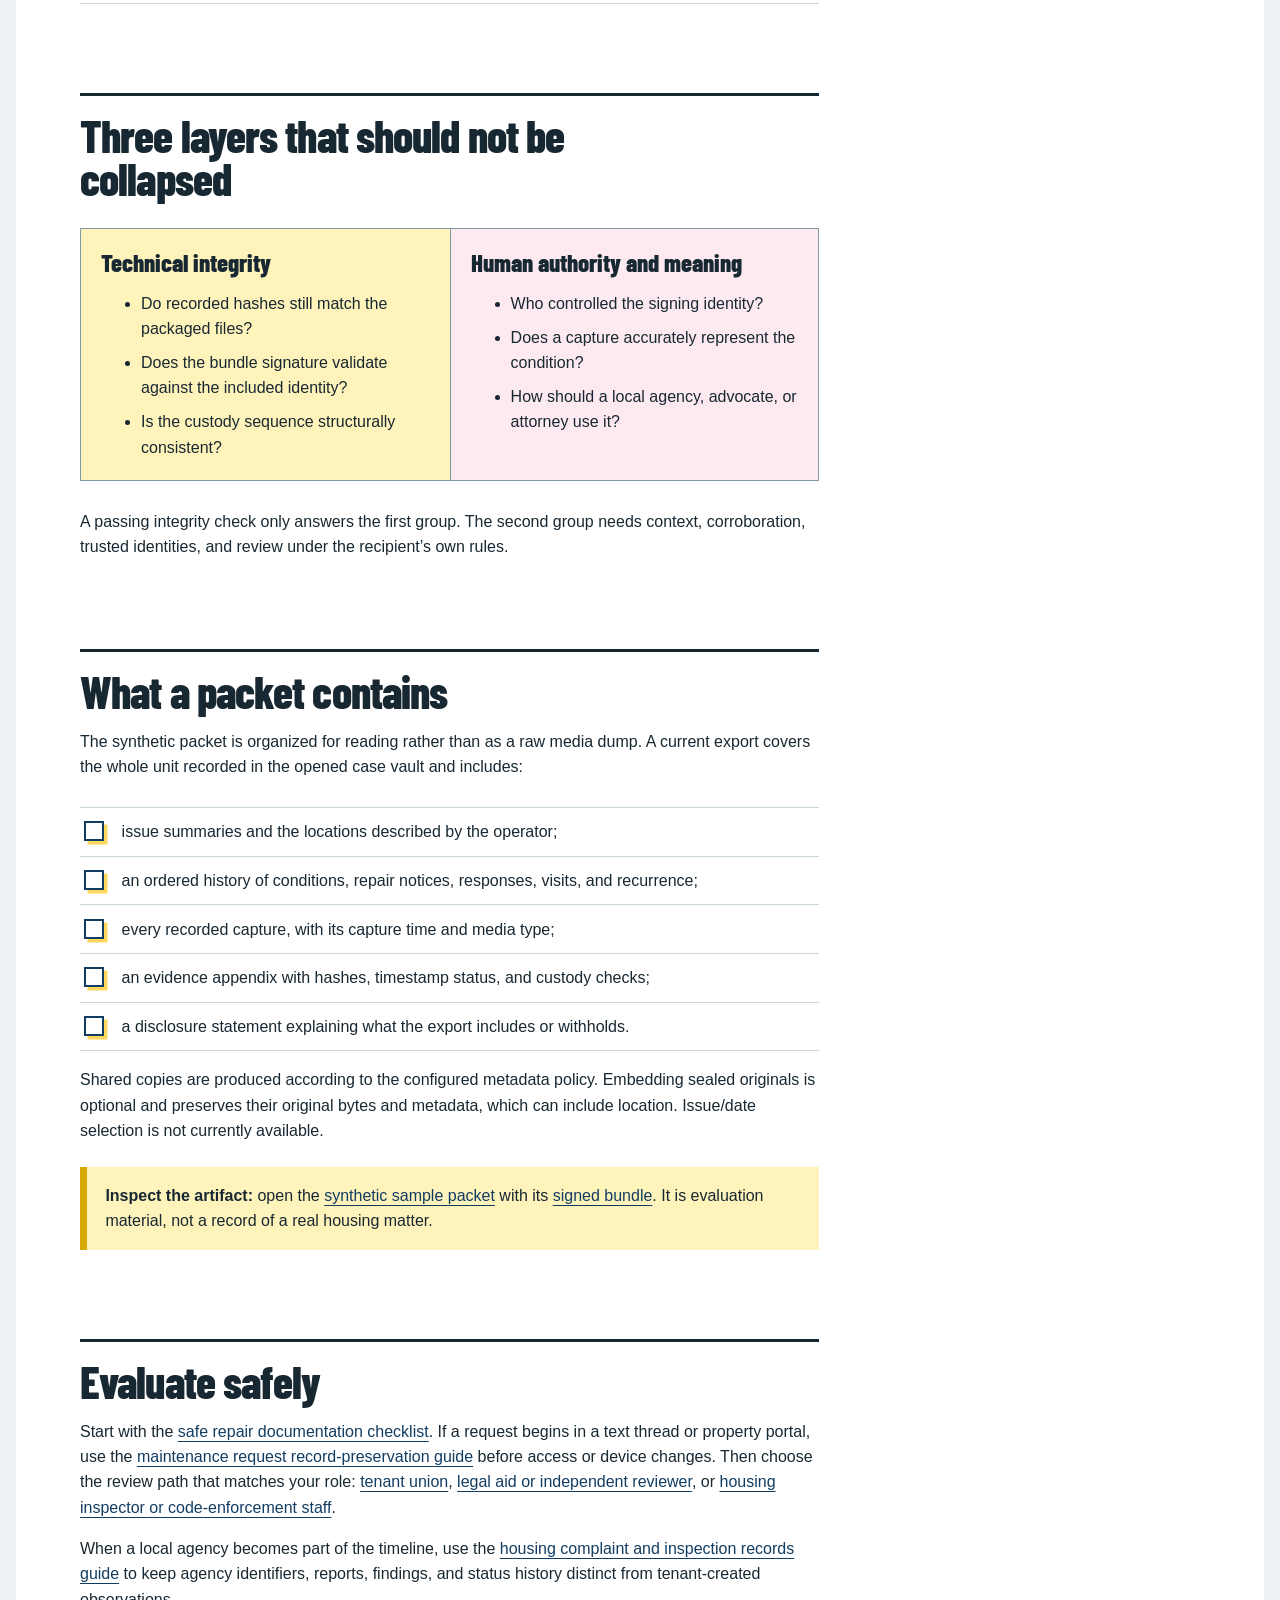
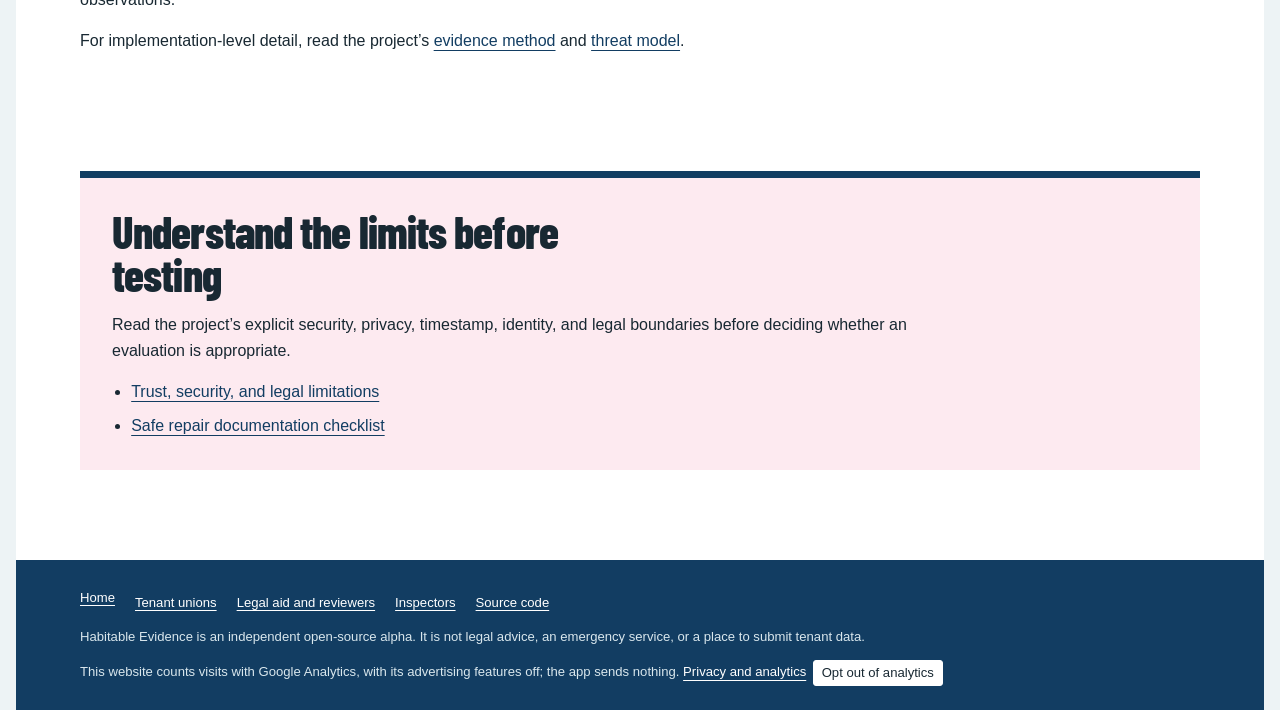
<file: site/how-it-works/index.html>
<!doctype html>
<!-- SPDX-License-Identifier: AGPL-3.0-or-later -->
<html lang="en">
  <head>
    <meta charset="utf-8" />
    <meta name="viewport" content="width=device-width, initial-scale=1" />
    <meta name="theme-color" content="#245b84" />
    <title>How Habitable Evidence Works | Offline Repair Records</title>
    <meta name="description" content="Learn how Habitable Evidence organizes repair conditions, notices, responses, sealed captures, and whole-unit packet disclosures in one offline record." />
    <meta name="robots" content="index, follow, max-image-preview:large" />
    <link rel="canonical" href="https://habitable.chelseakr.com/how-it-works/" />
    <link rel="icon" href="../img/icon.svg" type="image/svg+xml" />
    <link rel="stylesheet" href="../content.css" />

    <meta property="og:type" content="article" />
    <meta property="og:locale" content="en_US" />
    <meta property="og:site_name" content="Habitable Evidence" />
    <meta property="og:url" content="https://habitable.chelseakr.com/how-it-works/" />
    <meta property="og:title" content="How Habitable Evidence Works | Offline Repair Records" />
    <meta property="og:description" content="Learn how Habitable Evidence organizes repair conditions, notices, responses, sealed captures, and whole-unit packet disclosures in one offline record." />
    <meta property="og:image" content="https://habitable.chelseakr.com/img/social-card.png" />
    <meta property="og:image:alt" content="Habitable Evidence: encrypted, tamper-evident habitability documentation and verifiable review packets for tenant unions." />
    <meta name="twitter:card" content="summary_large_image" />
    <meta name="twitter:title" content="How Habitable Evidence Works | Offline Repair Records" />
    <meta name="twitter:description" content="Learn how Habitable Evidence organizes repair conditions, notices, responses, sealed captures, and whole-unit packet disclosures in one offline record." />
    <meta name="twitter:image" content="https://habitable.chelseakr.com/img/social-card.png" />
    <meta name="twitter:image:alt" content="Habitable Evidence: encrypted, tamper-evident habitability documentation and verifiable review packets for tenant unions." />

    <script type="application/ld+json">
      {
        "@context": "https://schema.org",
        "@graph": [
          {
            "@type": "Article",
            "@id": "https://habitable.chelseakr.com/how-it-works/#article",
            "headline": "How Habitable Evidence Works",
            "description": "Learn how Habitable Evidence organizes repair conditions, notices, responses, sealed captures, and whole-unit packet disclosures in one offline record.",
            "datePublished": "2026-07-10",
            "dateModified": "2026-07-10",
            "inLanguage": "en",
            "author": { "@type": "Person", "name": "Chelsea Kelly-Reif", "url": "https://chelseakr.github.io/" },
            "mainEntityOfPage": "https://habitable.chelseakr.com/how-it-works/",
            "image": "https://habitable.chelseakr.com/img/app-en.png"
          },
          {
            "@type": "BreadcrumbList",
            "itemListElement": [
              { "@type": "ListItem", "position": 1, "name": "Habitable Evidence", "item": "https://habitable.chelseakr.com/" },
              { "@type": "ListItem", "position": 2, "name": "How it works", "item": "https://habitable.chelseakr.com/how-it-works/" }
            ]
          }
        ]
      }
    </script>
    <script src="../analytics.js" defer></script>
  </head>
  <body>
    <a class="skip" href="#main">Skip to content</a>
    <header class="site-header">
      <a class="brand" href="../"><img src="../img/icon.svg" alt="" width="42" height="42" />Habitable Evidence</a>
      <nav class="primary-nav" aria-label="Primary">
        <ul>
          <li><a aria-current="page" href="./">How it works</a></li>
          <li><a href="../documentation-checklist/">Documentation checklist</a></li>
          <li><a href="../tenant-unions/">For tenant unions</a></li>
          <li><a href="../review/">Review</a></li>
          <li><a href="../trust-limitations/">Trust and limits</a></li>
        </ul>
      </nav>
    </header>

    <main id="main">
      <nav class="breadcrumbs" aria-label="Breadcrumb">
        <ol><li><a href="../">Home</a></li><li aria-current="page">How it works</li></ol>
      </nav>

      <article>
        <header class="article-header">
          <div class="article-header-copy">
            <p class="kicker">Evidence method</p>
            <h1>How Habitable Evidence works</h1>
            <p class="lede">Habitable Evidence keeps repair conditions, notices, responses, and recurring problems in one offline tenant-owned record. It can produce a whole-unit packet with integrity information, while leaving the human and legal meaning of that material to qualified reviewers. Narrow issue/date exports are temporarily blocked until their custody proof can honor the same scope.</p>
          </div>
          <div class="record-card" role="note" aria-label="Page status">
            <p class="record-label">Method record</p>
            <strong>Alpha · synthetic evaluation</strong>
            <p>Reviewed 10 July 2026. General information, not legal advice.</p>
          </div>
        </header>

        <div class="layout">
          <div class="article-body">
            <p class="boundary"><strong>Current boundary:</strong> the project has automated tests and a synthetic sample. It has not completed independent security review, housing-law review, or a real-world partner evaluation. Use synthetic data while assessing it.</p>

            <section id="record-lifecycle" aria-labelledby="lifecycle-h">
              <h2 id="lifecycle-h">The repair-record lifecycle</h2>
              <ol class="steps">
                <li><strong>Create a local case.</strong> The case stays on the operator’s device in an encrypted vault. The public website does not receive or store case data.</li>
                <li><strong>Describe observable conditions.</strong> Record the location, what can be seen or heard, when it occurred, and how it affects use of the space. Keep conclusions separate from observations.</li>
                <li><strong>Keep the communication trail.</strong> Add repair requests, delivery details, management responses, visits, work performed, and recurrence to the same chronology.</li>
                <li><strong>Seal captures.</strong> Habitable preserves an original, computes a SHA-256 content hash, and records custody events. Timestamp tokens can be attached when a configured service is available.</li>
                <li><strong>Review the whole-unit disclosure.</strong> Current packets include every issue, timeline entry, and capture in the opened unit vault. The operator can choose whether to embed sealed originals; packet notes state shared-copy metadata handling, while custody identities remain omitted.</li>
                <li><strong>Give the recipient a check.</strong> A recipient can inspect the HTML designed for accessibility or the print-oriented PDF, then run the verifier against the signed bundle. Verification is a technical check, not a legal conclusion.</li>
              </ol>
            </section>

            <section id="record-layers" aria-labelledby="layers-h">
              <h2 id="layers-h">Three layers that should not be collapsed</h2>
              <div class="comparison">
                <div>
                  <h3>Technical integrity</h3>
                  <ul>
                    <li>Do recorded hashes still match the packaged files?</li>
                    <li>Does the bundle signature validate against the included identity?</li>
                    <li>Is the custody sequence structurally consistent?</li>
                  </ul>
                </div>
                <div class="limitations">
                  <h3>Human authority and meaning</h3>
                  <ul>
                    <li>Who controlled the signing identity?</li>
                    <li>Does a capture accurately represent the condition?</li>
                    <li>How should a local agency, advocate, or attorney use it?</li>
                  </ul>
                </div>
              </div>
              <p>A passing integrity check only answers the first group. The second group needs context, corroboration, trusted identities, and review under the recipient’s own rules.</p>
            </section>

            <section id="packet" aria-labelledby="packet-h">
              <h2 id="packet-h">What a packet contains</h2>
              <p>The synthetic packet is organized for reading rather than as a raw media dump. A current export covers the whole unit recorded in the opened case vault and includes:</p>
              <ul class="checklist">
                <li>issue summaries and the locations described by the operator;</li>
                <li>an ordered history of conditions, repair notices, responses, visits, and recurrence;</li>
                <li>every recorded capture, with its capture time and media type;</li>
                <li>an evidence appendix with hashes, timestamp status, and custody checks;</li>
                <li>a disclosure statement explaining what the export includes or withholds.</li>
              </ul>
              <p>Shared copies are produced according to the configured metadata policy. Embedding sealed originals is optional and preserves their original bytes and metadata, which can include location. Issue/date selection is not currently available.</p>
              <p class="plain-note"><strong>Inspect the artifact:</strong> open the <a href="../sample-packet/packet.html">synthetic sample packet</a> with its <a href="../sample-packet/bundle.json">signed bundle</a>. It is evaluation material, not a record of a real housing matter.</p>
            </section>

            <section id="next" aria-labelledby="next-h">
              <h2 id="next-h">Evaluate safely</h2>
              <p>Start with the <a href="../documentation-checklist/">safe repair documentation checklist</a>. If a request begins in a text thread or property portal, use the <a href="../guides/preserve-maintenance-request-records/">maintenance request record-preservation guide</a> before access or device changes. Then choose the review path that matches your role: <a href="../tenant-unions/">tenant union</a>, <a href="../legal-aid-reviewers/">legal aid or independent reviewer</a>, or <a href="../inspectors-code-enforcement/">housing inspector or code-enforcement staff</a>.</p>
              <p>When a local agency becomes part of the timeline, use the <a href="../guides/housing-inspection-records/">housing complaint and inspection records guide</a> to keep agency identifiers, reports, findings, and status history distinct from tenant-created observations.</p>
              <p>For implementation-level detail, read the project’s <a href="https://github.com/ChelseaKR/habitable/blob/main/docs/evidence-method.md">evidence method</a> and <a href="https://github.com/ChelseaKR/habitable/blob/main/docs/threat-model.md">threat model</a>.</p>
            </section>
          </div>

          <nav class="side-nav" aria-label="On this page">
            <h2>On this page</h2>
            <ul>
              <li><a href="#record-lifecycle">Record lifecycle</a></li>
              <li><a href="#record-layers">Integrity and meaning</a></li>
              <li><a href="#packet">Packet contents</a></li>
              <li><a href="#next">Evaluate safely</a></li>
            </ul>
          </nav>
        </div>

        <aside class="related" aria-labelledby="related-h">
          <h2 id="related-h">Understand the limits before testing</h2>
          <p>Read the project’s explicit security, privacy, timestamp, identity, and legal boundaries before deciding whether an evaluation is appropriate.</p>
          <ul><li><a href="../trust-limitations/">Trust, security, and legal limitations</a></li><li><a href="../documentation-checklist/">Safe repair documentation checklist</a></li></ul>
        </aside>
      </article>
    </main>

    <footer>
      <ul class="footer-links"><li><a href="../">Home</a></li><li><a href="../tenant-unions/">Tenant unions</a></li><li><a href="../legal-aid-reviewers/">Legal aid and reviewers</a></li><li><a href="../inspectors-code-enforcement/">Inspectors</a></li><li><a href="https://github.com/ChelseaKR/habitable">Source code</a></li></ul>
      <p>Habitable Evidence is an independent open-source alpha. It is not legal advice, an emergency service, or a place to submit tenant data.</p>
      <p class="analytics-note">This website counts visits with Google Analytics, with its advertising features off; the app sends nothing. <a href="../trust-limitations/#analytics">Privacy and analytics</a><span class="analytics-opt-out" hidden></span></p>
    </footer>
  </body>
</html>
</file>
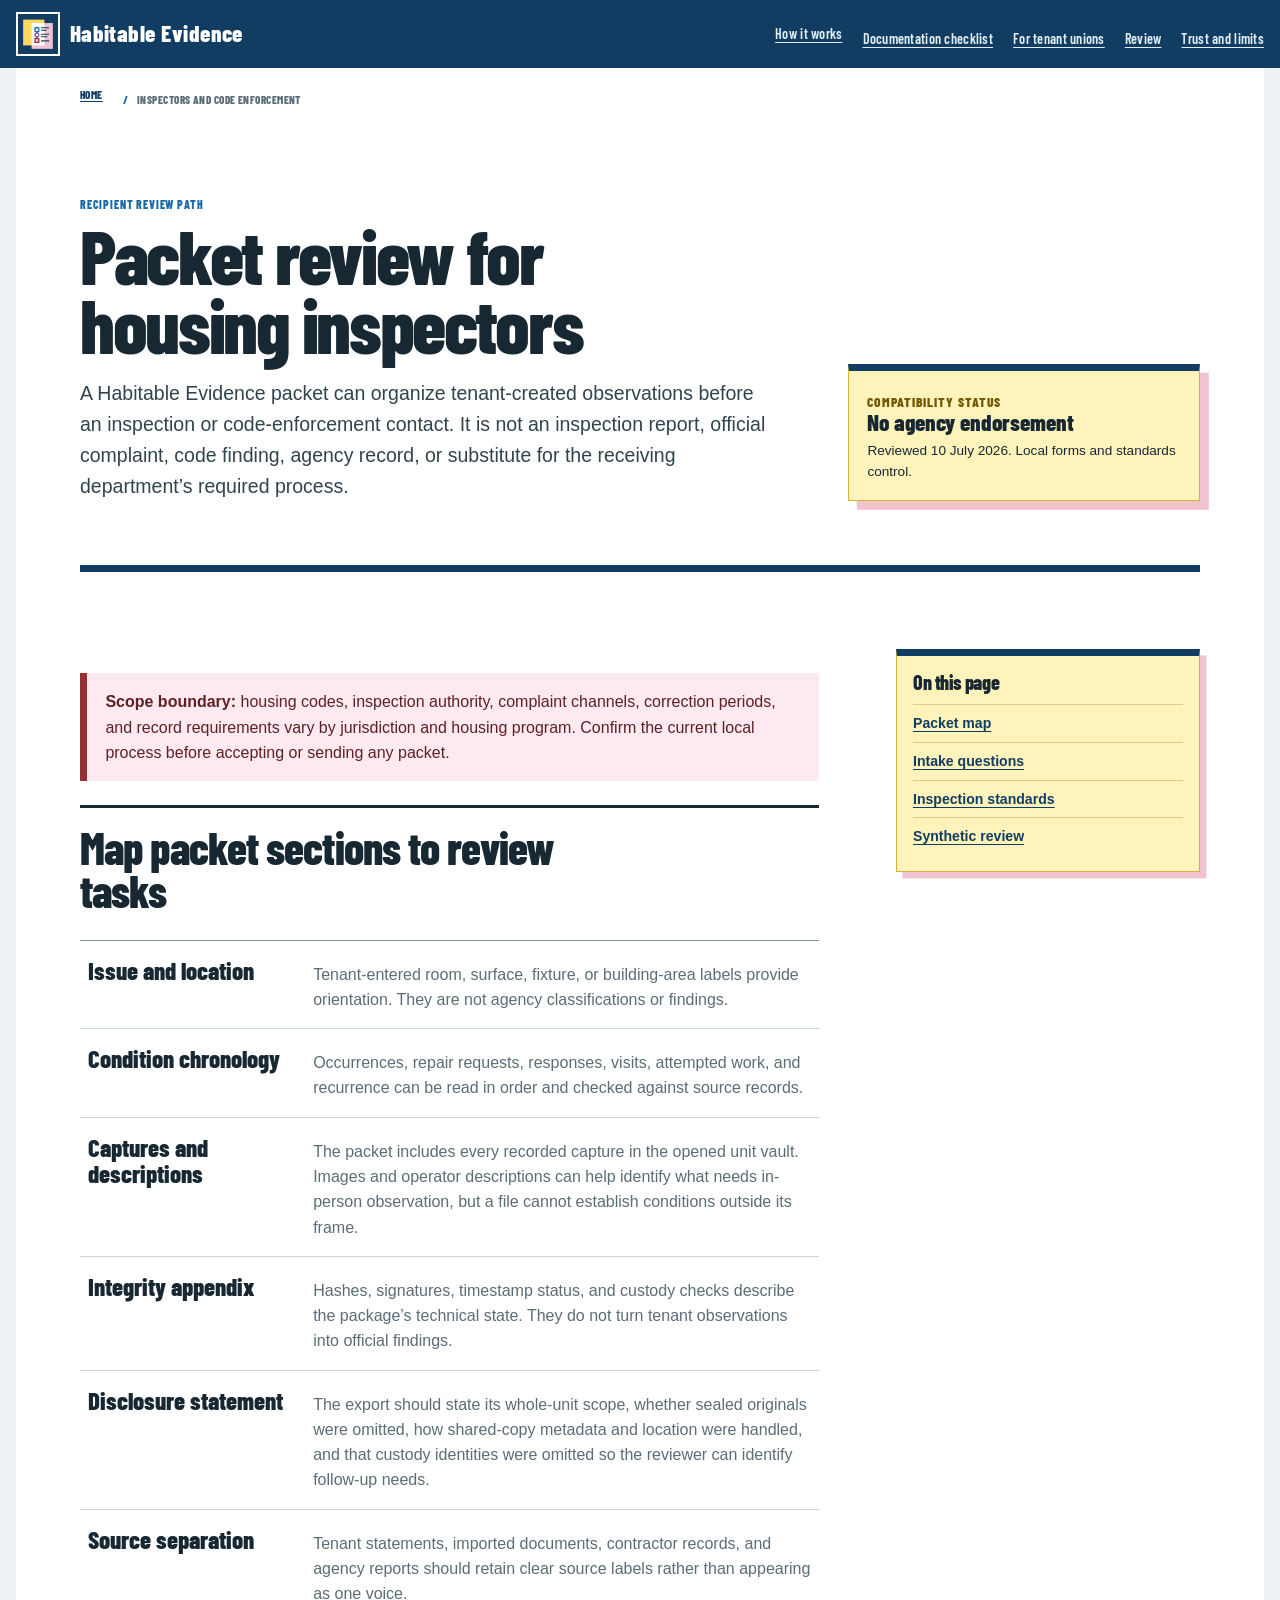
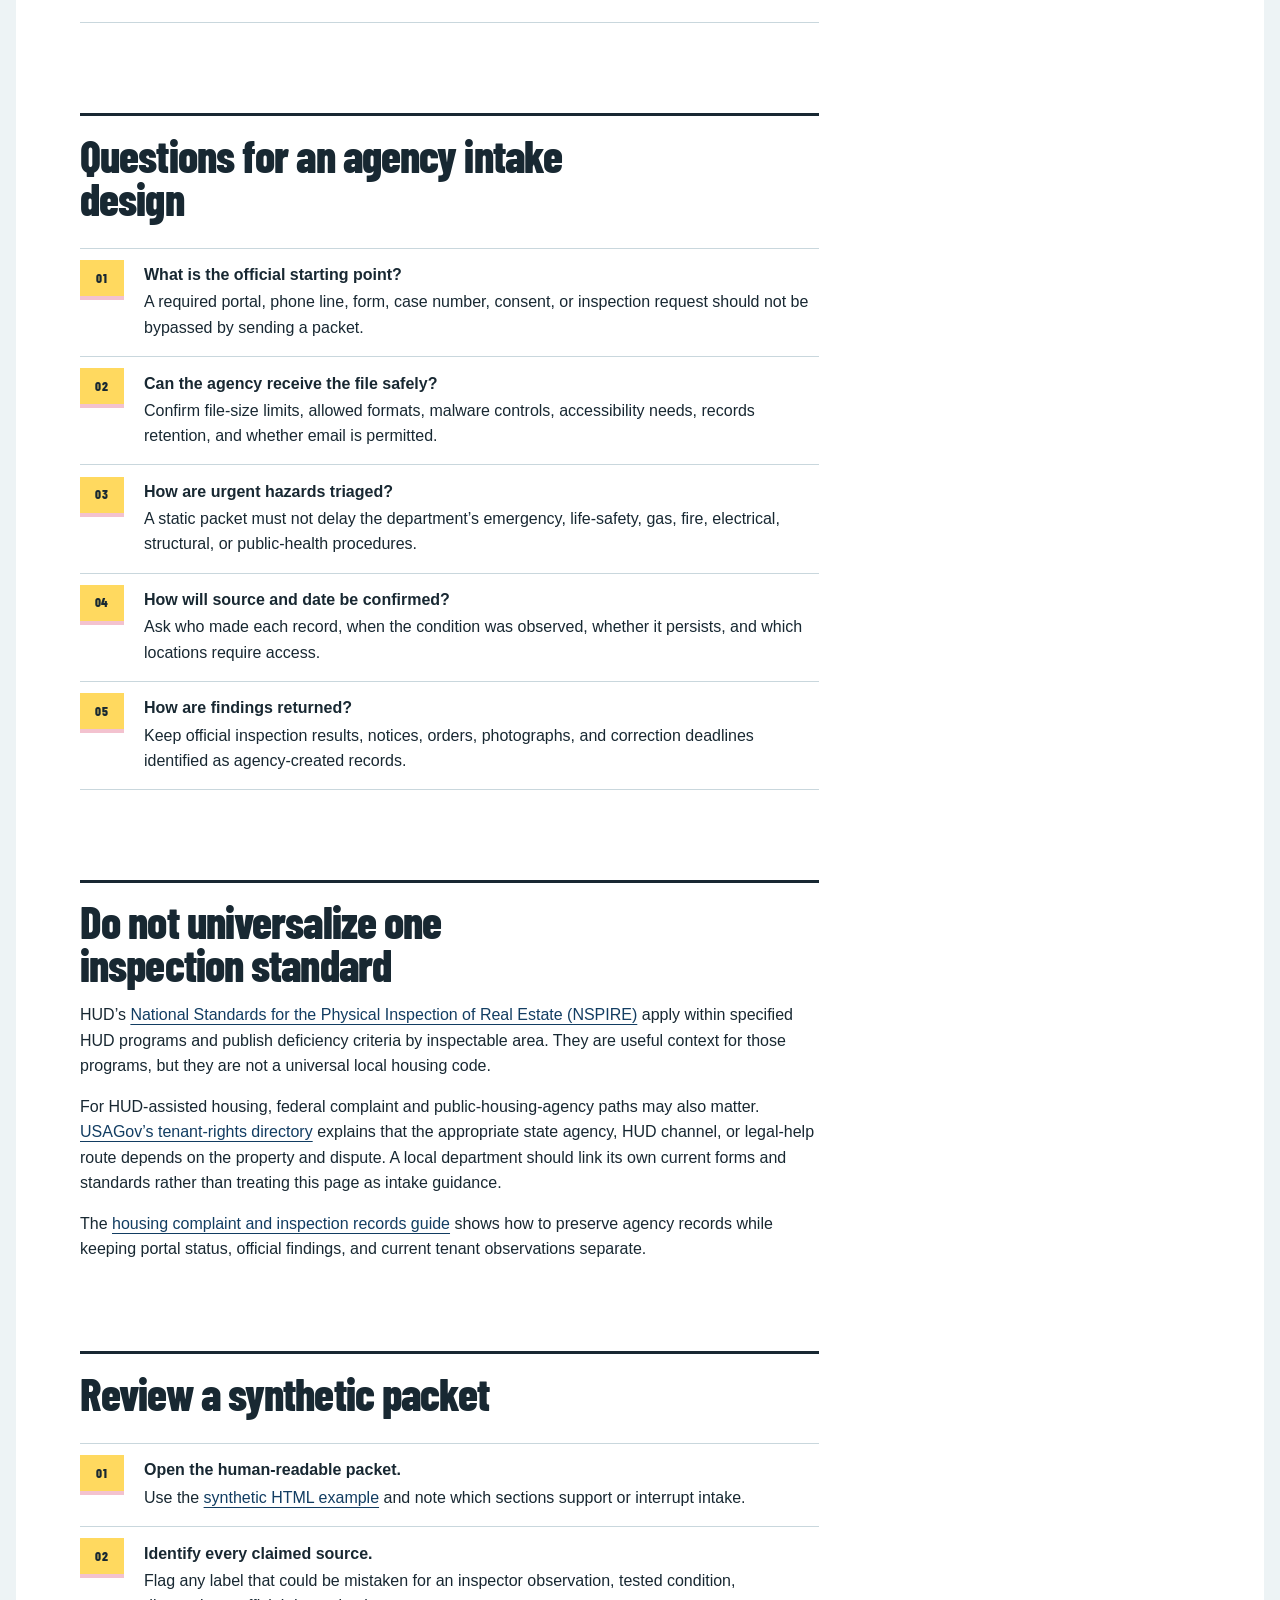
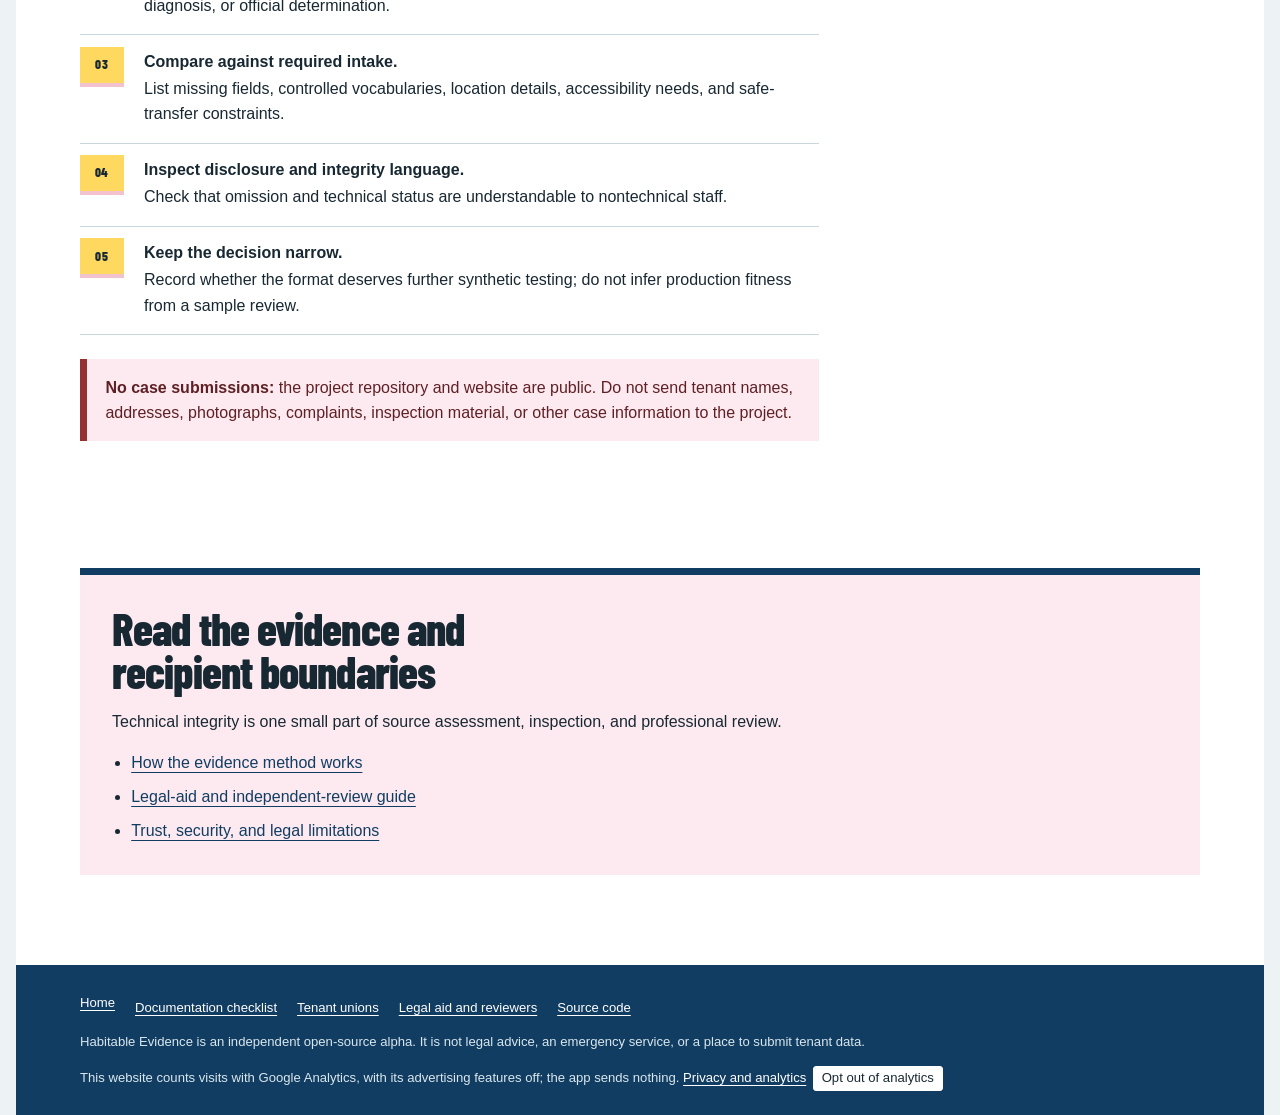
<file: site/inspectors-code-enforcement/index.html>
<!doctype html>
<!-- SPDX-License-Identifier: AGPL-3.0-or-later -->
<html lang="en">
  <head>
    <meta charset="utf-8" />
    <meta name="viewport" content="width=device-width, initial-scale=1" />
    <meta name="theme-color" content="#245b84" />
    <title>Housing Inspector Review Guide | Habitable Evidence</title>
    <meta name="description" content="See how a synthetic Habitable Evidence packet presents conditions, timelines, notices, and integrity records for inspector or code-enforcement review." />
    <meta name="robots" content="index, follow, max-image-preview:large" />
    <link rel="canonical" href="https://habitable.chelseakr.com/inspectors-code-enforcement/" />
    <link rel="icon" href="../img/icon.svg" type="image/svg+xml" />
    <link rel="stylesheet" href="../content.css" />

    <meta property="og:type" content="article" />
    <meta property="og:locale" content="en_US" />
    <meta property="og:site_name" content="Habitable Evidence" />
    <meta property="og:url" content="https://habitable.chelseakr.com/inspectors-code-enforcement/" />
    <meta property="og:title" content="Housing Inspector Review Guide | Habitable Evidence" />
    <meta property="og:description" content="See how a synthetic Habitable Evidence packet presents conditions, timelines, notices, and integrity records for inspector or code-enforcement review." />
    <meta property="og:image" content="https://habitable.chelseakr.com/img/social-card.png" />
    <meta property="og:image:alt" content="Habitable Evidence: encrypted, tamper-evident habitability documentation and verifiable review packets for tenant unions." />
    <meta name="twitter:card" content="summary_large_image" />
    <meta name="twitter:title" content="Housing Inspector Review Guide | Habitable Evidence" />
    <meta name="twitter:description" content="See how a synthetic Habitable Evidence packet presents conditions, timelines, notices, and integrity records for inspector or code-enforcement review." />
    <meta name="twitter:image" content="https://habitable.chelseakr.com/img/social-card.png" />
    <meta name="twitter:image:alt" content="Habitable Evidence: encrypted, tamper-evident habitability documentation and verifiable review packets for tenant unions." />

    <script type="application/ld+json">
      {
        "@context": "https://schema.org",
        "@graph": [
          {
            "@type": "Article",
            "@id": "https://habitable.chelseakr.com/inspectors-code-enforcement/#article",
            "headline": "Housing Inspector Review Guide",
            "description": "See how a synthetic Habitable Evidence packet presents conditions, timelines, notices, and integrity records for inspector or code-enforcement review.",
            "datePublished": "2026-07-10",
            "dateModified": "2026-07-10",
            "inLanguage": "en",
            "author": { "@type": "Person", "name": "Chelsea Kelly-Reif", "url": "https://chelseakr.github.io/" },
            "mainEntityOfPage": "https://habitable.chelseakr.com/inspectors-code-enforcement/",
            "image": "https://habitable.chelseakr.com/img/packet.png"
          },
          {
            "@type": "BreadcrumbList",
            "itemListElement": [
              { "@type": "ListItem", "position": 1, "name": "Habitable Evidence", "item": "https://habitable.chelseakr.com/" },
              { "@type": "ListItem", "position": 2, "name": "Inspectors and code enforcement", "item": "https://habitable.chelseakr.com/inspectors-code-enforcement/" }
            ]
          }
        ]
      }
    </script>
    <script src="../analytics.js" defer></script>
  </head>
  <body>
    <a class="skip" href="#main">Skip to content</a>
    <header class="site-header">
      <a class="brand" href="../"><img src="../img/icon.svg" alt="" width="42" height="42" />Habitable Evidence</a>
      <nav class="primary-nav" aria-label="Primary">
        <ul>
          <li><a href="../how-it-works/">How it works</a></li>
          <li><a href="../documentation-checklist/">Documentation checklist</a></li>
          <li><a href="../tenant-unions/">For tenant unions</a></li>
          <li><a href="../review/">Review</a></li>
          <li><a href="../trust-limitations/">Trust and limits</a></li>
        </ul>
      </nav>
    </header>

    <main id="main">
      <nav class="breadcrumbs" aria-label="Breadcrumb">
        <ol><li><a href="../">Home</a></li><li aria-current="page">Inspectors and code enforcement</li></ol>
      </nav>

      <article>
        <header class="article-header">
          <div class="article-header-copy">
            <p class="kicker">Recipient review path</p>
            <h1>Packet review for housing inspectors</h1>
            <p class="lede">A Habitable Evidence packet can organize tenant-created observations before an inspection or code-enforcement contact. It is not an inspection report, official complaint, code finding, agency record, or substitute for the receiving department’s required process.</p>
          </div>
          <div class="record-card" role="note" aria-label="Page status">
            <p class="record-label">Compatibility status</p>
            <strong>No agency endorsement</strong>
            <p>Reviewed 10 July 2026. Local forms and standards control.</p>
          </div>
        </header>

        <div class="layout">
          <div class="article-body">
            <p class="boundary"><strong>Scope boundary:</strong> housing codes, inspection authority, complaint channels, correction periods, and record requirements vary by jurisdiction and housing program. Confirm the current local process before accepting or sending any packet.</p>

            <section id="packet-map" aria-labelledby="map-h">
              <h2 id="map-h">Map packet sections to review tasks</h2>
              <div class="review-grid">
                <div class="review-card"><h3>Issue and location</h3><p>Tenant-entered room, surface, fixture, or building-area labels provide orientation. They are not agency classifications or findings.</p></div>
                <div class="review-card"><h3>Condition chronology</h3><p>Occurrences, repair requests, responses, visits, attempted work, and recurrence can be read in order and checked against source records.</p></div>
                <div class="review-card"><h3>Captures and descriptions</h3><p>The packet includes every recorded capture in the opened unit vault. Images and operator descriptions can help identify what needs in-person observation, but a file cannot establish conditions outside its frame.</p></div>
                <div class="review-card"><h3>Integrity appendix</h3><p>Hashes, signatures, timestamp status, and custody checks describe the package’s technical state. They do not turn tenant observations into official findings.</p></div>
                <div class="review-card"><h3>Disclosure statement</h3><p>The export should state its whole-unit scope, whether sealed originals were omitted, how shared-copy metadata and location were handled, and that custody identities were omitted so the reviewer can identify follow-up needs.</p></div>
                <div class="review-card"><h3>Source separation</h3><p>Tenant statements, imported documents, contractor records, and agency reports should retain clear source labels rather than appearing as one voice.</p></div>
              </div>
            </section>

            <section id="intake" aria-labelledby="intake-h">
              <h2 id="intake-h">Questions for an agency intake design</h2>
              <ul class="question-list">
                <li><strong>What is the official starting point?</strong> A required portal, phone line, form, case number, consent, or inspection request should not be bypassed by sending a packet.</li>
                <li><strong>Can the agency receive the file safely?</strong> Confirm file-size limits, allowed formats, malware controls, accessibility needs, records retention, and whether email is permitted.</li>
                <li><strong>How are urgent hazards triaged?</strong> A static packet must not delay the department’s emergency, life-safety, gas, fire, electrical, structural, or public-health procedures.</li>
                <li><strong>How will source and date be confirmed?</strong> Ask who made each record, when the condition was observed, whether it persists, and which locations require access.</li>
                <li><strong>How are findings returned?</strong> Keep official inspection results, notices, orders, photographs, and correction deadlines identified as agency-created records.</li>
              </ul>
            </section>

            <section id="standards" aria-labelledby="standards-h">
              <h2 id="standards-h">Do not universalize one inspection standard</h2>
              <p>HUD’s <a href="https://www.hud.gov/reac/nspire-standards">National Standards for the Physical Inspection of Real Estate (NSPIRE)</a> apply within specified HUD programs and publish deficiency criteria by inspectable area. They are useful context for those programs, but they are not a universal local housing code.</p>
              <p>For HUD-assisted housing, federal complaint and public-housing-agency paths may also matter. <a href="https://www.usa.gov/tenant-rights">USAGov’s tenant-rights directory</a> explains that the appropriate state agency, HUD channel, or legal-help route depends on the property and dispute. A local department should link its own current forms and standards rather than treating this page as intake guidance.</p>
              <p>The <a href="../guides/housing-inspection-records/">housing complaint and inspection records guide</a> shows how to preserve agency records while keeping portal status, official findings, and current tenant observations separate.</p>
            </section>

            <section id="review" aria-labelledby="review-h">
              <h2 id="review-h">Review a synthetic packet</h2>
              <ol class="steps">
                <li><strong>Open the human-readable packet.</strong> Use the <a href="../sample-packet/packet.html">synthetic HTML example</a> and note which sections support or interrupt intake.</li>
                <li><strong>Identify every claimed source.</strong> Flag any label that could be mistaken for an inspector observation, tested condition, diagnosis, or official determination.</li>
                <li><strong>Compare against required intake.</strong> List missing fields, controlled vocabularies, location details, accessibility needs, and safe-transfer constraints.</li>
                <li><strong>Inspect disclosure and integrity language.</strong> Check that omission and technical status are understandable to nontechnical staff.</li>
                <li><strong>Keep the decision narrow.</strong> Record whether the format deserves further synthetic testing; do not infer production fitness from a sample review.</li>
              </ol>
              <p class="safety-note"><strong>No case submissions:</strong> the project repository and website are public. Do not send tenant names, addresses, photographs, complaints, inspection material, or other case information to the project.</p>
            </section>
          </div>

          <nav class="side-nav" aria-label="On this page">
            <h2>On this page</h2>
            <ul>
              <li><a href="#packet-map">Packet map</a></li>
              <li><a href="#intake">Intake questions</a></li>
              <li><a href="#standards">Inspection standards</a></li>
              <li><a href="#review">Synthetic review</a></li>
            </ul>
          </nav>
        </div>

        <aside class="related" aria-labelledby="related-h">
          <h2 id="related-h">Read the evidence and recipient boundaries</h2>
          <p>Technical integrity is one small part of source assessment, inspection, and professional review.</p>
          <ul><li><a href="../how-it-works/">How the evidence method works</a></li><li><a href="../legal-aid-reviewers/">Legal-aid and independent-review guide</a></li><li><a href="../trust-limitations/">Trust, security, and legal limitations</a></li></ul>
        </aside>
      </article>
    </main>

    <footer>
      <ul class="footer-links"><li><a href="../">Home</a></li><li><a href="../documentation-checklist/">Documentation checklist</a></li><li><a href="../tenant-unions/">Tenant unions</a></li><li><a href="../legal-aid-reviewers/">Legal aid and reviewers</a></li><li><a href="https://github.com/ChelseaKR/habitable">Source code</a></li></ul>
      <p>Habitable Evidence is an independent open-source alpha. It is not legal advice, an emergency service, or a place to submit tenant data.</p>
      <p class="analytics-note">This website counts visits with Google Analytics, with its advertising features off; the app sends nothing. <a href="../trust-limitations/#analytics">Privacy and analytics</a><span class="analytics-opt-out" hidden></span></p>
    </footer>
  </body>
</html>
</file>
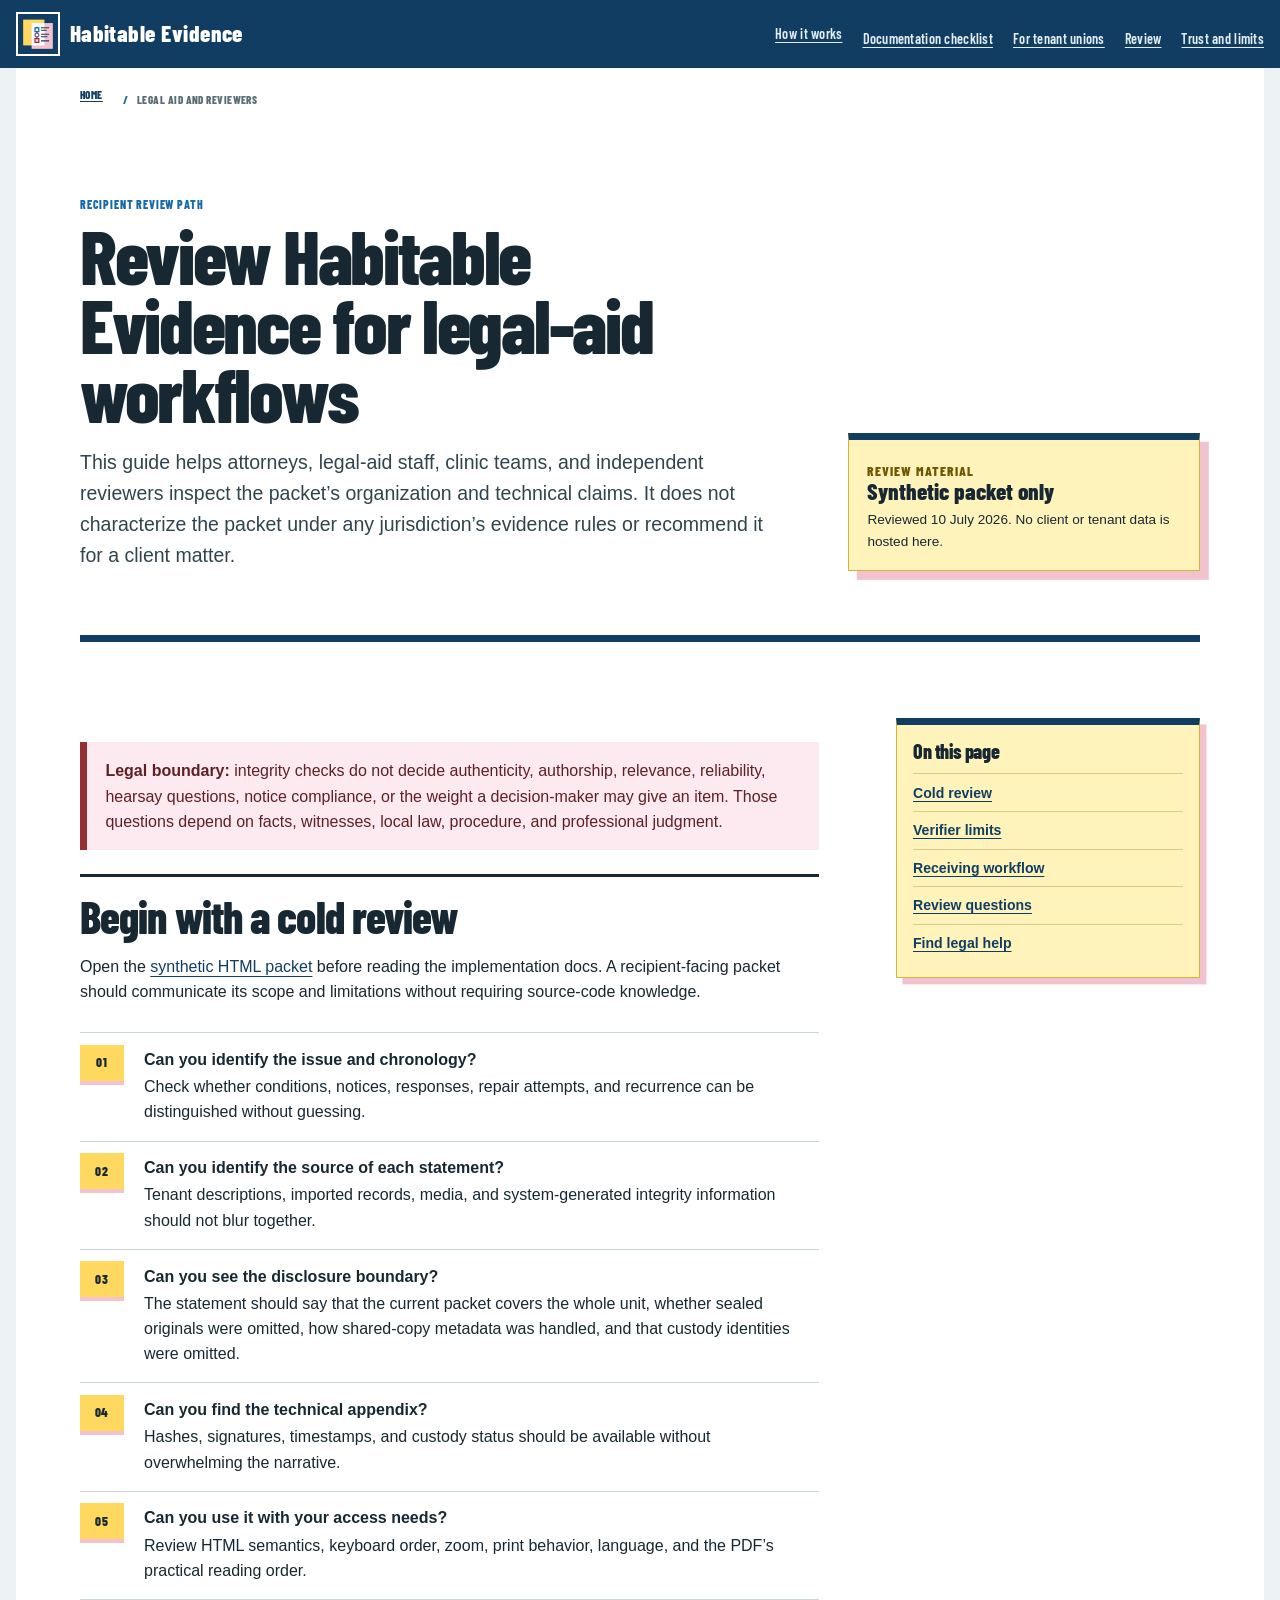
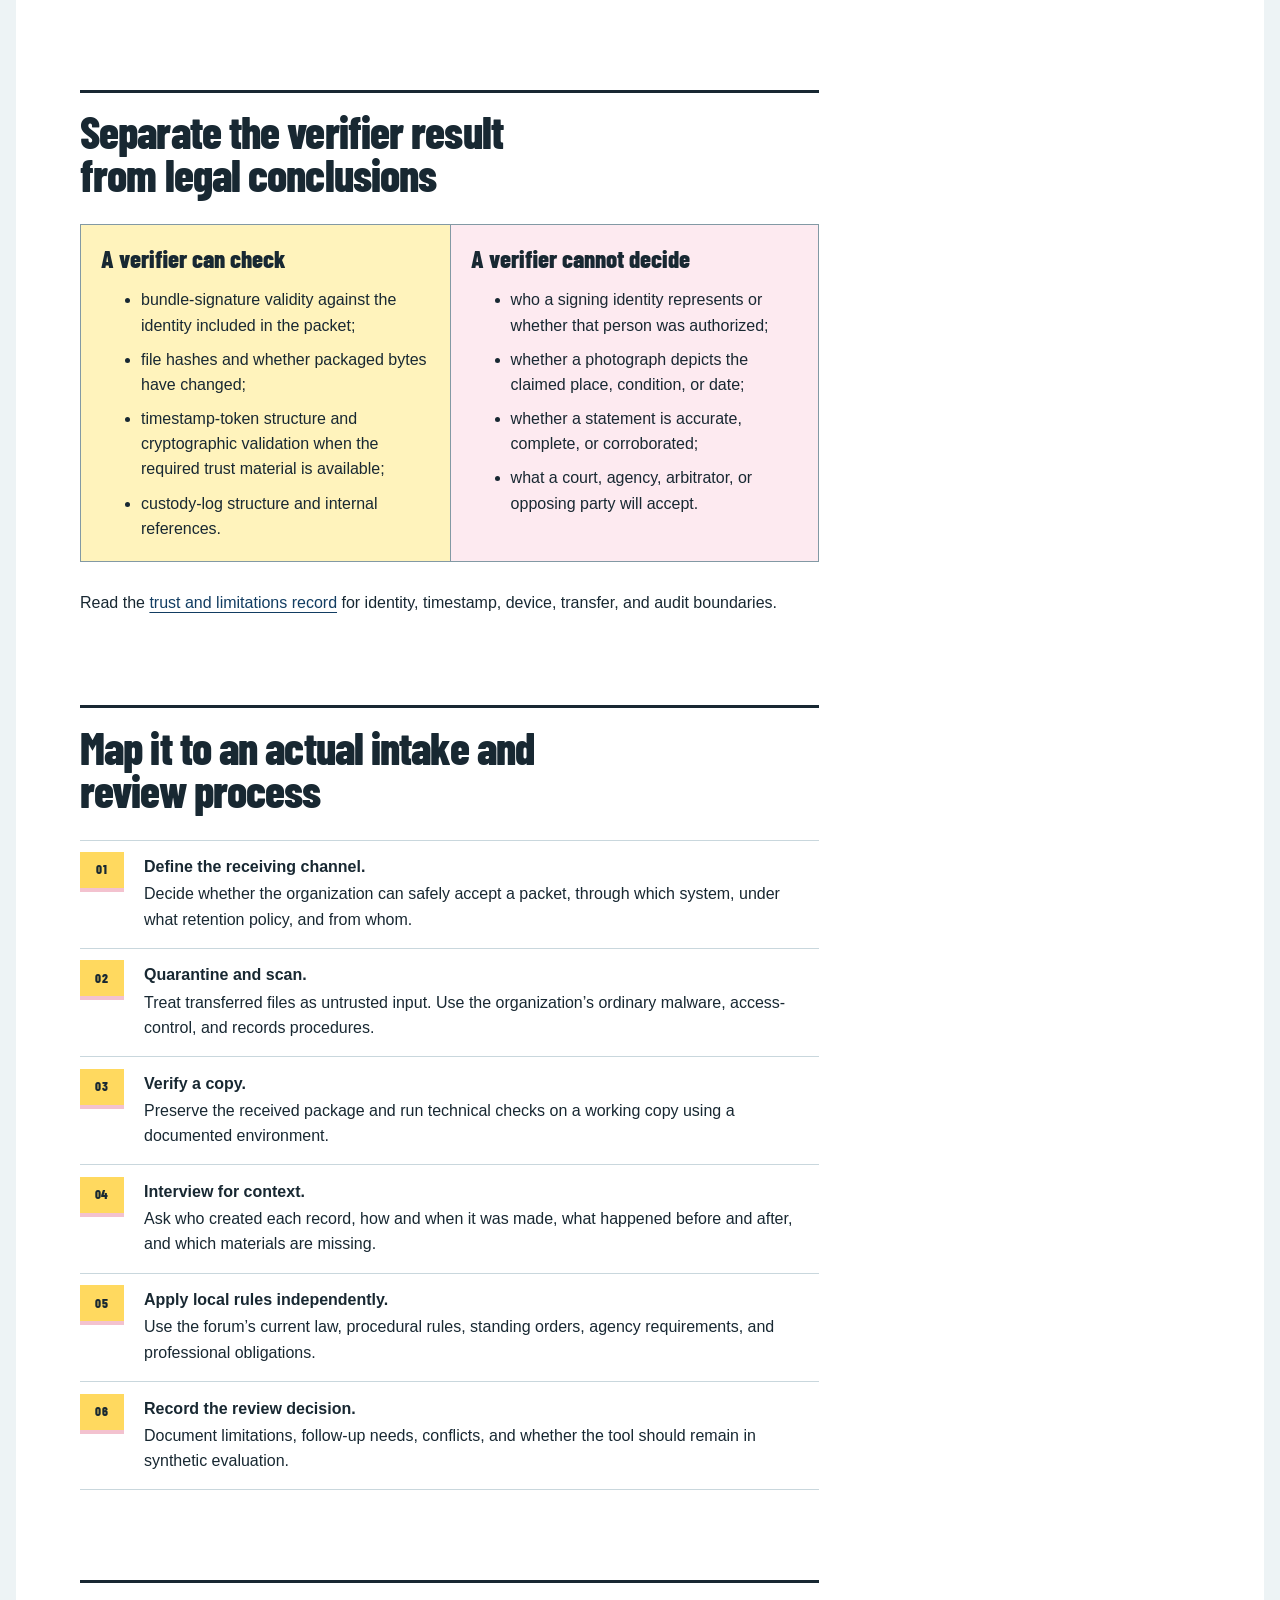
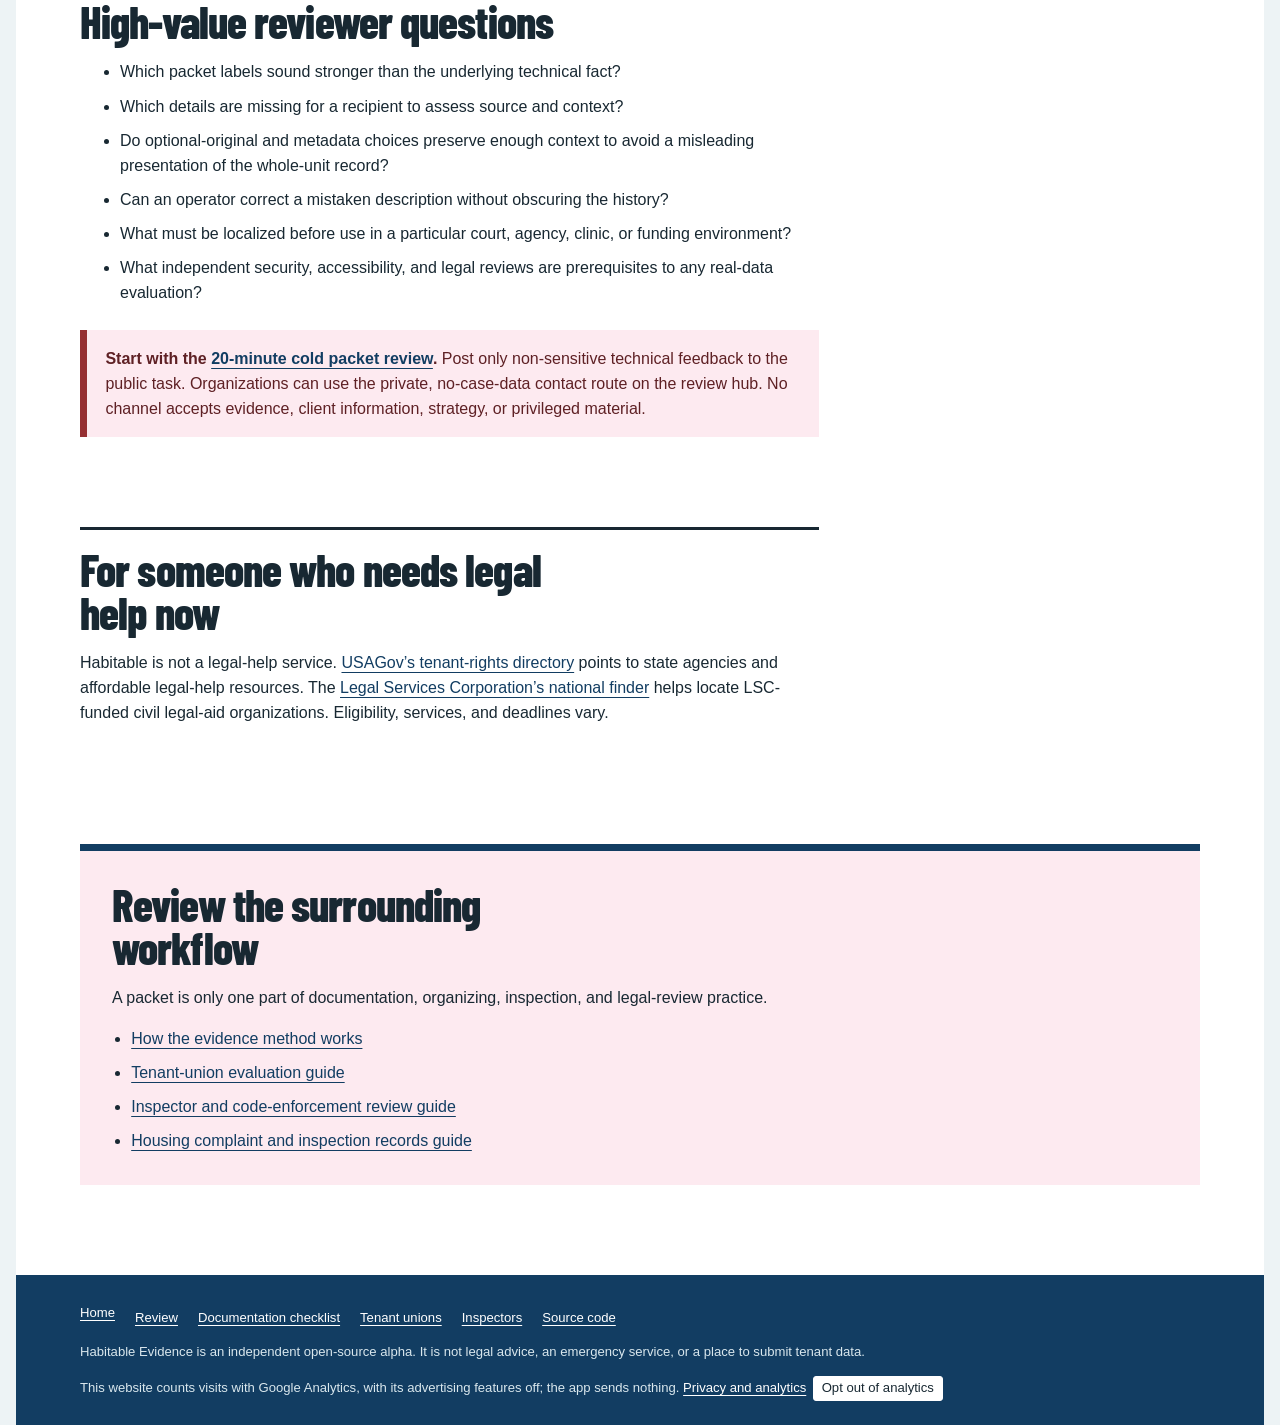
<file: site/legal-aid-reviewers/index.html>
<!doctype html>
<!-- SPDX-License-Identifier: AGPL-3.0-or-later -->
<html lang="en">
  <head>
    <meta charset="utf-8" />
    <meta name="viewport" content="width=device-width, initial-scale=1" />
    <meta name="theme-color" content="#245b84" />
    <title>Legal Aid Evidence Packet Review | Habitable Evidence</title>
    <meta name="description" content="Review Habitable Evidence packet structure, integrity checks, disclosure, accessibility, and limits with synthetic data before any real-case use." />
    <meta name="robots" content="index, follow, max-image-preview:large" />
    <link rel="canonical" href="https://habitable.chelseakr.com/legal-aid-reviewers/" />
    <link rel="icon" href="../img/icon.svg" type="image/svg+xml" />
    <link rel="stylesheet" href="../content.css" />

    <meta property="og:type" content="article" />
    <meta property="og:locale" content="en_US" />
    <meta property="og:site_name" content="Habitable Evidence" />
    <meta property="og:url" content="https://habitable.chelseakr.com/legal-aid-reviewers/" />
    <meta property="og:title" content="Legal Aid Evidence Packet Review | Habitable Evidence" />
    <meta property="og:description" content="Review Habitable Evidence packet structure, integrity checks, disclosure, accessibility, and limits with synthetic data before any real-case use." />
    <meta property="og:image" content="https://habitable.chelseakr.com/img/social-card.png" />
    <meta property="og:image:alt" content="Habitable Evidence: encrypted, tamper-evident habitability documentation and verifiable review packets for tenant unions." />
    <meta name="twitter:card" content="summary_large_image" />
    <meta name="twitter:title" content="Legal Aid Evidence Packet Review | Habitable Evidence" />
    <meta name="twitter:description" content="Review Habitable Evidence packet structure, integrity checks, disclosure, accessibility, and limits with synthetic data before any real-case use." />
    <meta name="twitter:image" content="https://habitable.chelseakr.com/img/social-card.png" />
    <meta name="twitter:image:alt" content="Habitable Evidence: encrypted, tamper-evident habitability documentation and verifiable review packets for tenant unions." />

    <script type="application/ld+json">
      {
        "@context": "https://schema.org",
        "@graph": [
          {
            "@type": "Article",
            "@id": "https://habitable.chelseakr.com/legal-aid-reviewers/#article",
            "headline": "Legal Aid Review Guide",
            "description": "Review Habitable Evidence packet structure, integrity checks, disclosure, accessibility, and limits with synthetic data before any real-case use.",
            "datePublished": "2026-07-10",
            "dateModified": "2026-07-10",
            "inLanguage": "en",
            "author": { "@type": "Person", "name": "Chelsea Kelly-Reif", "url": "https://chelseakr.github.io/" },
            "mainEntityOfPage": "https://habitable.chelseakr.com/legal-aid-reviewers/",
            "image": "https://habitable.chelseakr.com/img/packet.png"
          },
          {
            "@type": "BreadcrumbList",
            "itemListElement": [
              { "@type": "ListItem", "position": 1, "name": "Habitable Evidence", "item": "https://habitable.chelseakr.com/" },
              { "@type": "ListItem", "position": 2, "name": "Legal aid and reviewers", "item": "https://habitable.chelseakr.com/legal-aid-reviewers/" }
            ]
          }
        ]
      }
    </script>
    <script src="../analytics.js" defer></script>
  </head>
  <body>
    <a class="skip" href="#main">Skip to content</a>
    <header class="site-header">
      <a class="brand" href="../"><img src="../img/icon.svg" alt="" width="42" height="42" />Habitable Evidence</a>
      <nav class="primary-nav" aria-label="Primary">
        <ul>
          <li><a href="../how-it-works/">How it works</a></li>
          <li><a href="../documentation-checklist/">Documentation checklist</a></li>
          <li><a href="../tenant-unions/">For tenant unions</a></li>
          <li><a href="../review/">Review</a></li>
          <li><a href="../trust-limitations/">Trust and limits</a></li>
        </ul>
      </nav>
    </header>

    <main id="main">
      <nav class="breadcrumbs" aria-label="Breadcrumb">
        <ol><li><a href="../">Home</a></li><li aria-current="page">Legal aid and reviewers</li></ol>
      </nav>

      <article>
        <header class="article-header">
          <div class="article-header-copy">
            <p class="kicker">Recipient review path</p>
            <h1>Review Habitable Evidence for legal-aid workflows</h1>
            <p class="lede">This guide helps attorneys, legal-aid staff, clinic teams, and independent reviewers inspect the packet’s organization and technical claims. It does not characterize the packet under any jurisdiction’s evidence rules or recommend it for a client matter.</p>
          </div>
          <div class="record-card" role="note" aria-label="Page status">
            <p class="record-label">Review material</p>
            <strong>Synthetic packet only</strong>
            <p>Reviewed 10 July 2026. No client or tenant data is hosted here.</p>
          </div>
        </header>

        <div class="layout">
          <div class="article-body">
            <p class="boundary"><strong>Legal boundary:</strong> integrity checks do not decide authenticity, authorship, relevance, reliability, hearsay questions, notice compliance, or the weight a decision-maker may give an item. Those questions depend on facts, witnesses, local law, procedure, and professional judgment.</p>

            <section id="cold-review" aria-labelledby="cold-h">
              <h2 id="cold-h">Begin with a cold review</h2>
              <p>Open the <a href="../sample-packet/packet.html">synthetic HTML packet</a> before reading the implementation docs. A recipient-facing packet should communicate its scope and limitations without requiring source-code knowledge.</p>
              <ul class="question-list">
                <li><strong>Can you identify the issue and chronology?</strong> Check whether conditions, notices, responses, repair attempts, and recurrence can be distinguished without guessing.</li>
                <li><strong>Can you identify the source of each statement?</strong> Tenant descriptions, imported records, media, and system-generated integrity information should not blur together.</li>
                <li><strong>Can you see the disclosure boundary?</strong> The statement should say that the current packet covers the whole unit, whether sealed originals were omitted, how shared-copy metadata was handled, and that custody identities were omitted.</li>
                <li><strong>Can you find the technical appendix?</strong> Hashes, signatures, timestamps, and custody status should be available without overwhelming the narrative.</li>
                <li><strong>Can you use it with your access needs?</strong> Review HTML semantics, keyboard order, zoom, print behavior, language, and the PDF’s practical reading order.</li>
              </ul>
            </section>

            <section id="verifier" aria-labelledby="verifier-h">
              <h2 id="verifier-h">Separate the verifier result from legal conclusions</h2>
              <div class="comparison">
                <div>
                  <h3>A verifier can check</h3>
                  <ul>
                    <li>bundle-signature validity against the identity included in the packet;</li>
                    <li>file hashes and whether packaged bytes have changed;</li>
                    <li>timestamp-token structure and cryptographic validation when the required trust material is available;</li>
                    <li>custody-log structure and internal references.</li>
                  </ul>
                </div>
                <div class="limitations">
                  <h3>A verifier cannot decide</h3>
                  <ul>
                    <li>who a signing identity represents or whether that person was authorized;</li>
                    <li>whether a photograph depicts the claimed place, condition, or date;</li>
                    <li>whether a statement is accurate, complete, or corroborated;</li>
                    <li>what a court, agency, arbitrator, or opposing party will accept.</li>
                  </ul>
                </div>
              </div>
              <p>Read the <a href="../trust-limitations/">trust and limitations record</a> for identity, timestamp, device, transfer, and audit boundaries.</p>
            </section>

            <section id="workflow" aria-labelledby="workflow-h">
              <h2 id="workflow-h">Map it to an actual intake and review process</h2>
              <ol class="steps">
                <li><strong>Define the receiving channel.</strong> Decide whether the organization can safely accept a packet, through which system, under what retention policy, and from whom.</li>
                <li><strong>Quarantine and scan.</strong> Treat transferred files as untrusted input. Use the organization’s ordinary malware, access-control, and records procedures.</li>
                <li><strong>Verify a copy.</strong> Preserve the received package and run technical checks on a working copy using a documented environment.</li>
                <li><strong>Interview for context.</strong> Ask who created each record, how and when it was made, what happened before and after, and which materials are missing.</li>
                <li><strong>Apply local rules independently.</strong> Use the forum’s current law, procedural rules, standing orders, agency requirements, and professional obligations.</li>
                <li><strong>Record the review decision.</strong> Document limitations, follow-up needs, conflicts, and whether the tool should remain in synthetic evaluation.</li>
              </ol>
            </section>

            <section id="review-questions" aria-labelledby="questions-h">
              <h2 id="questions-h">High-value reviewer questions</h2>
              <ul>
                <li>Which packet labels sound stronger than the underlying technical fact?</li>
                <li>Which details are missing for a recipient to assess source and context?</li>
                <li>Do optional-original and metadata choices preserve enough context to avoid a misleading presentation of the whole-unit record?</li>
                <li>Can an operator correct a mistaken description without obscuring the history?</li>
                <li>What must be localized before use in a particular court, agency, clinic, or funding environment?</li>
                <li>What independent security, accessibility, and legal reviews are prerequisites to any real-data evaluation?</li>
              </ul>
              <p class="safety-note"><strong>Start with the <a href="../review/#legal-track">20-minute cold packet review</a>.</strong> Post only non-sensitive technical feedback to the public task. Organizations can use the private, no-case-data contact route on the review hub. No channel accepts evidence, client information, strategy, or privileged material.</p>
            </section>

            <section id="help" aria-labelledby="help-h">
              <h2 id="help-h">For someone who needs legal help now</h2>
              <p>Habitable is not a legal-help service. <a href="https://www.usa.gov/tenant-rights">USAGov’s tenant-rights directory</a> points to state agencies and affordable legal-help resources. The <a href="https://www.lsc.gov/">Legal Services Corporation’s national finder</a> helps locate LSC-funded civil legal-aid organizations. Eligibility, services, and deadlines vary.</p>
            </section>
          </div>

          <nav class="side-nav" aria-label="On this page">
            <h2>On this page</h2>
            <ul>
              <li><a href="#cold-review">Cold review</a></li>
              <li><a href="#verifier">Verifier limits</a></li>
              <li><a href="#workflow">Receiving workflow</a></li>
              <li><a href="#review-questions">Review questions</a></li>
              <li><a href="#help">Find legal help</a></li>
            </ul>
          </nav>
        </div>

        <aside class="related" aria-labelledby="related-h">
          <h2 id="related-h">Review the surrounding workflow</h2>
          <p>A packet is only one part of documentation, organizing, inspection, and legal-review practice.</p>
          <ul><li><a href="../how-it-works/">How the evidence method works</a></li><li><a href="../tenant-unions/">Tenant-union evaluation guide</a></li><li><a href="../inspectors-code-enforcement/">Inspector and code-enforcement review guide</a></li><li><a href="../guides/housing-inspection-records/">Housing complaint and inspection records guide</a></li></ul>
        </aside>
      </article>
    </main>

    <footer>
      <ul class="footer-links"><li><a href="../">Home</a></li><li><a href="../review/">Review</a></li><li><a href="../documentation-checklist/">Documentation checklist</a></li><li><a href="../tenant-unions/">Tenant unions</a></li><li><a href="../inspectors-code-enforcement/">Inspectors</a></li><li><a href="https://github.com/ChelseaKR/habitable">Source code</a></li></ul>
      <p>Habitable Evidence is an independent open-source alpha. It is not legal advice, an emergency service, or a place to submit tenant data.</p>
      <p class="analytics-note">This website counts visits with Google Analytics, with its advertising features off; the app sends nothing. <a href="../trust-limitations/#analytics">Privacy and analytics</a><span class="analytics-opt-out" hidden></span></p>
    </footer>
  </body>
</html>
</file>
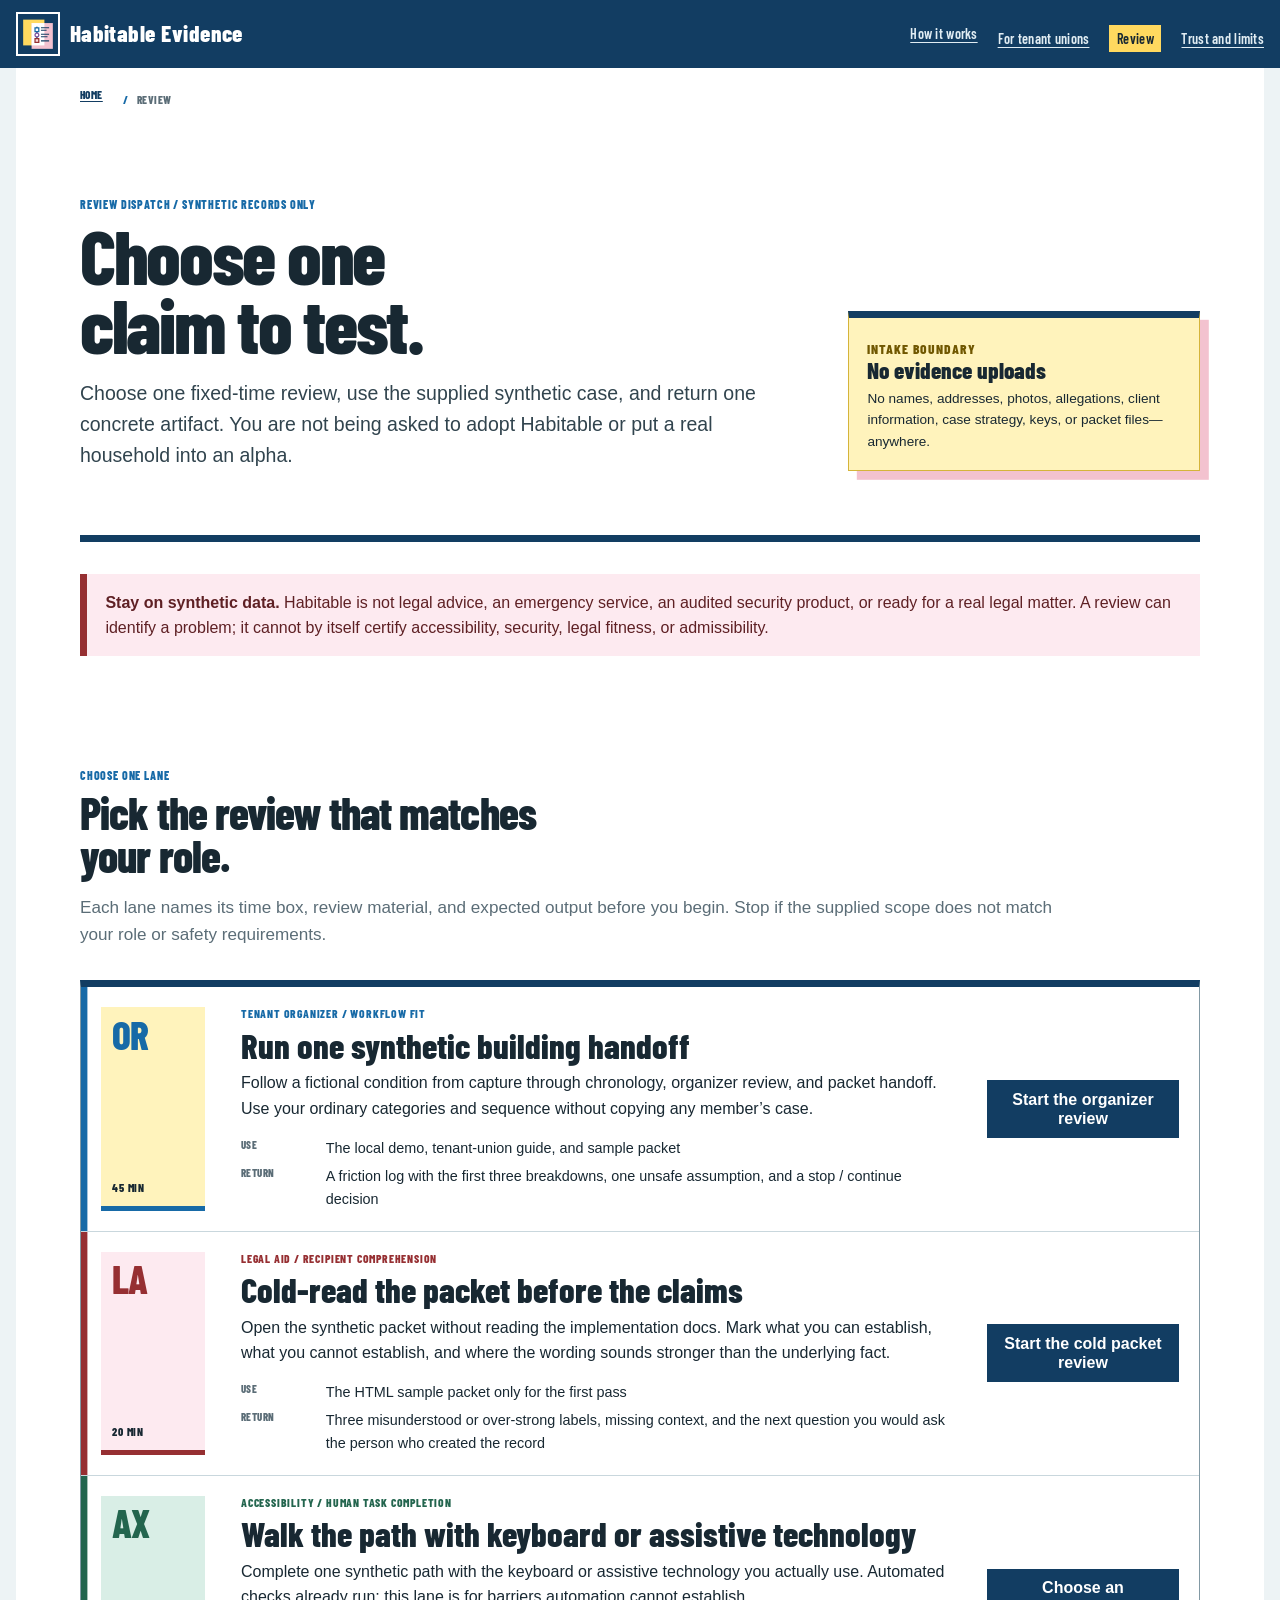
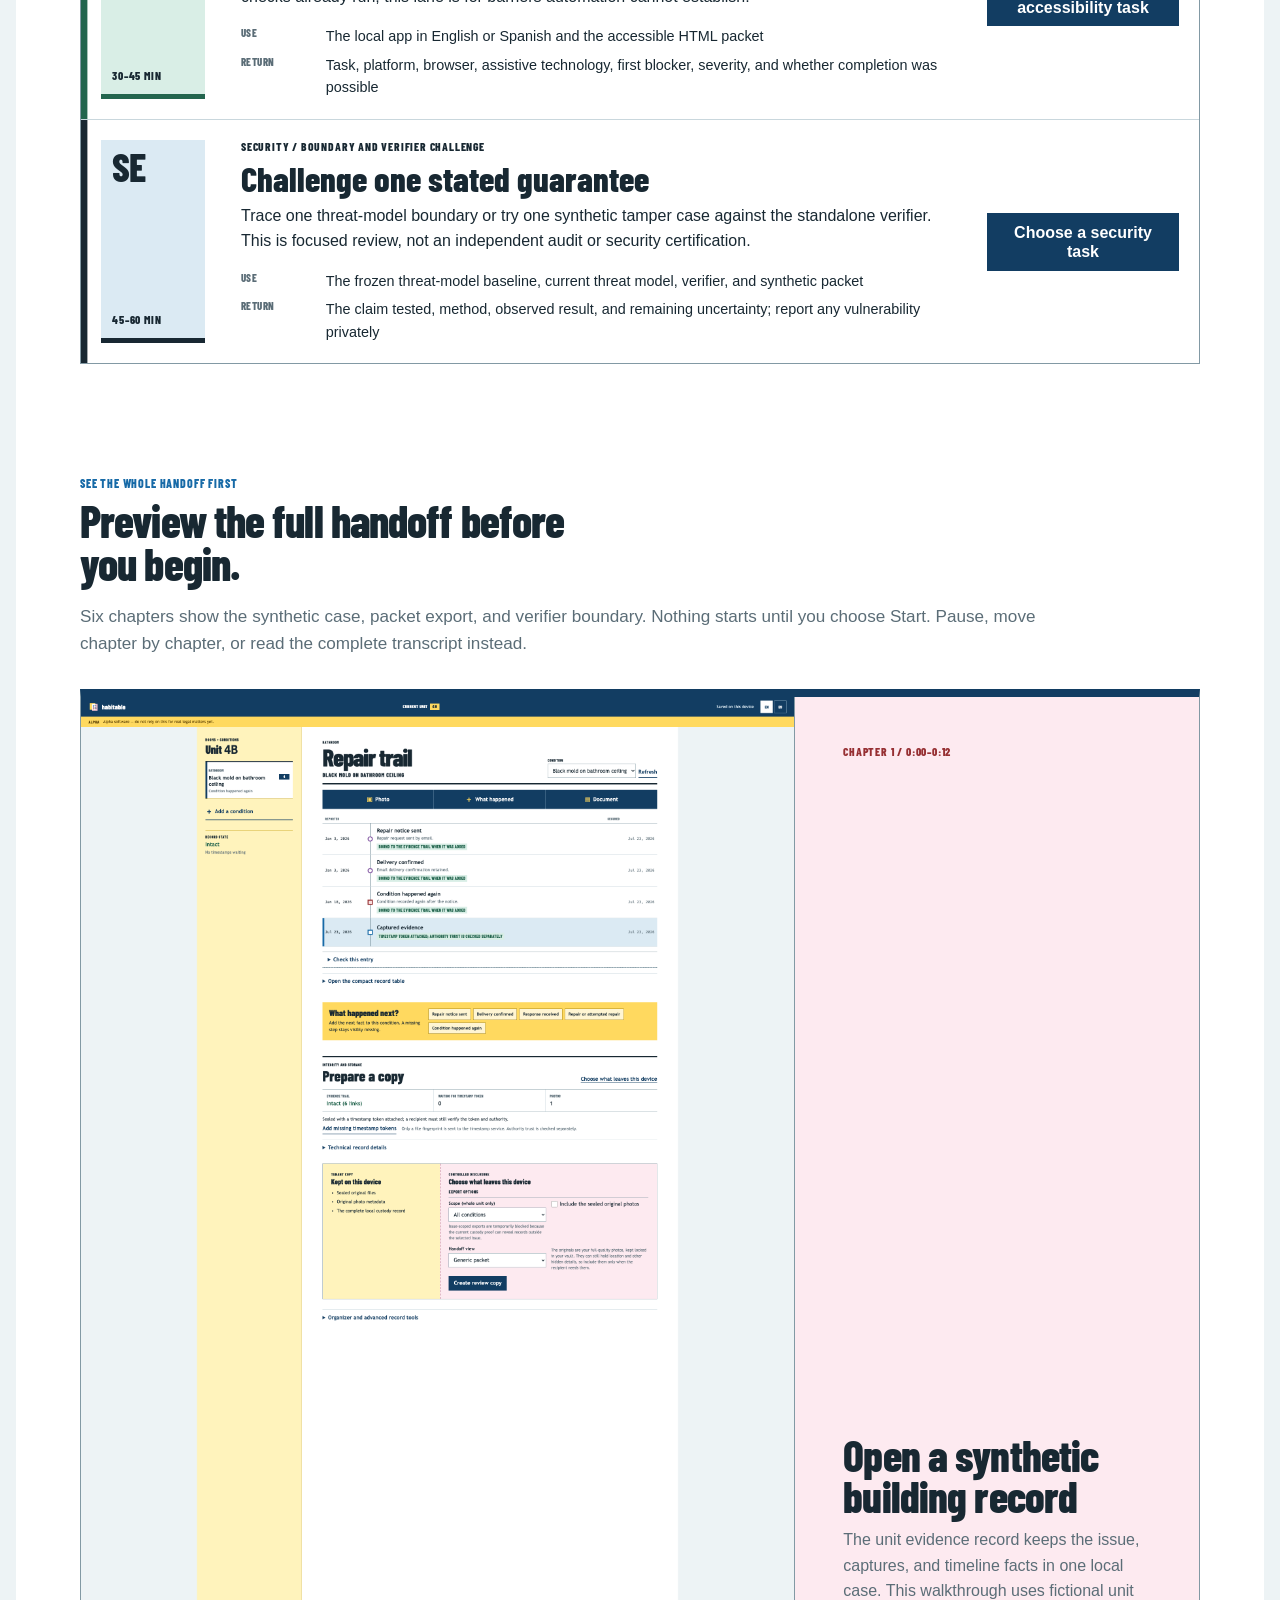
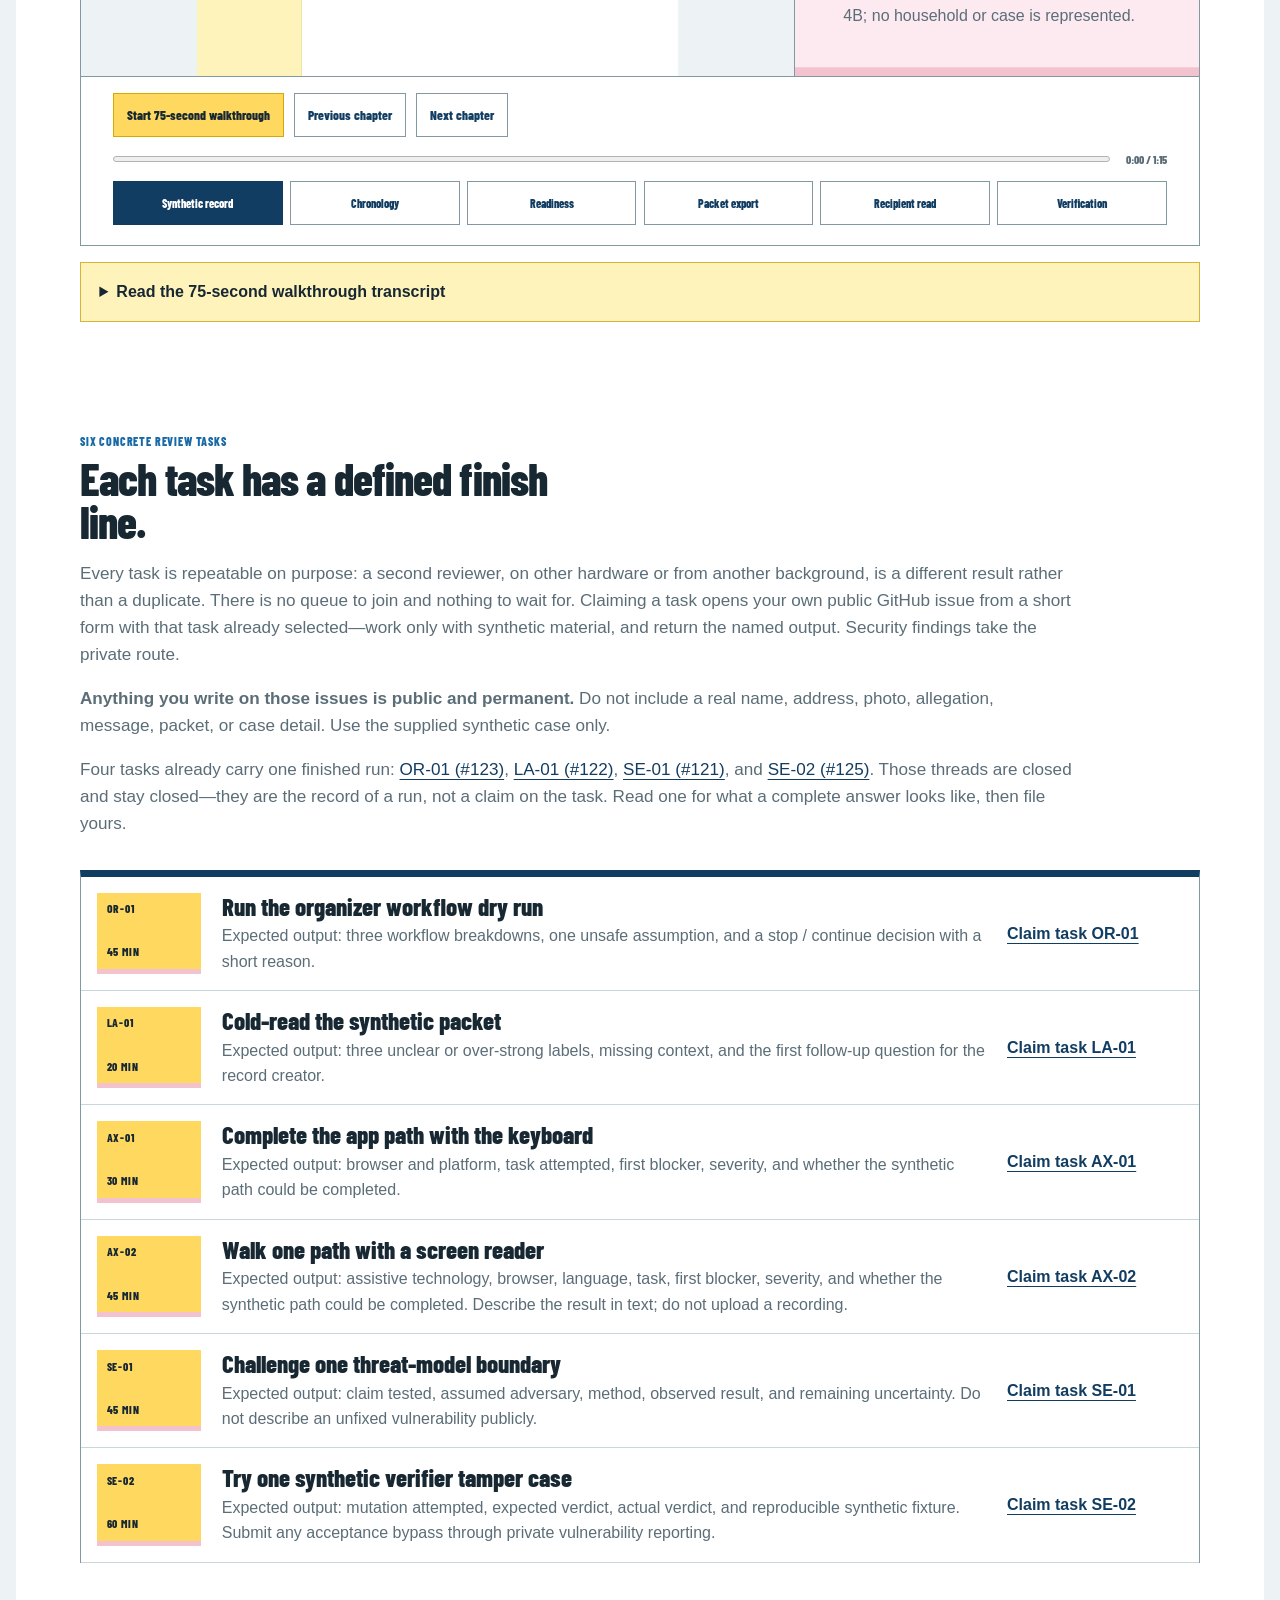
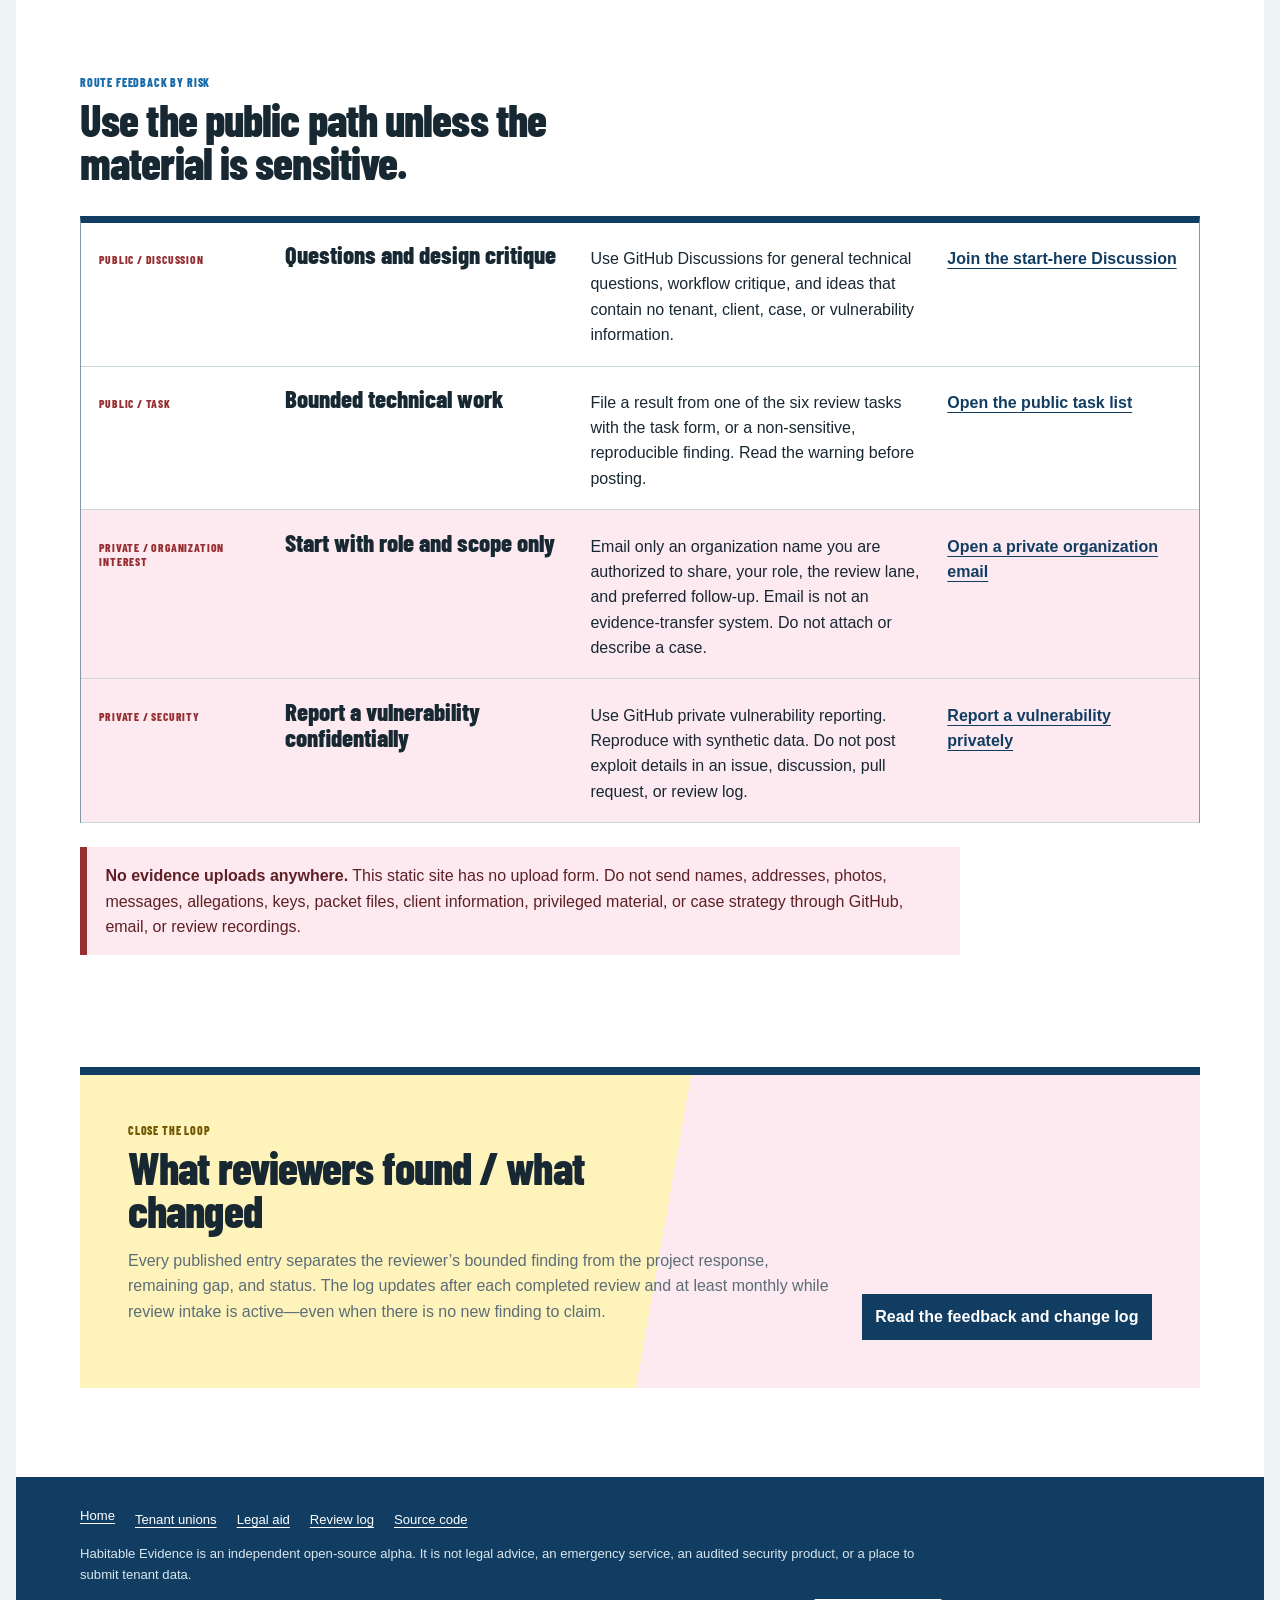
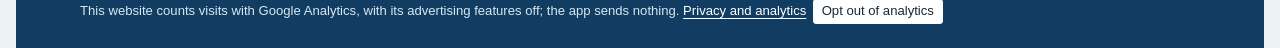
<file: site/review/index.html>
<!doctype html>
<!-- SPDX-License-Identifier: AGPL-3.0-or-later -->
<html lang="en">
  <head>
    <meta charset="utf-8" />
    <meta name="viewport" content="width=device-width, initial-scale=1" />
    <meta name="theme-color" content="#245b84" />
    <title>Join a Bounded Review | Habitable Evidence</title>
    <meta name="description" content="Choose a bounded synthetic-data review of Habitable Evidence for tenant organizing, legal aid, accessibility, security, or verifier behavior." />
    <meta name="robots" content="index, follow, max-image-preview:large" />
    <link rel="canonical" href="https://habitable.chelseakr.com/review/" />
    <link rel="icon" href="../img/icon.svg" type="image/svg+xml" />
    <link rel="stylesheet" href="../content.css" />
    <link rel="stylesheet" href="review.css" />

    <meta property="og:type" content="website" />
    <meta property="og:locale" content="en_US" />
    <meta property="og:site_name" content="Habitable Evidence" />
    <meta property="og:url" content="https://habitable.chelseakr.com/review/" />
    <meta property="og:title" content="Join a Bounded Review | Habitable Evidence" />
    <meta property="og:description" content="Choose a bounded synthetic-data review of Habitable Evidence for tenant organizing, legal aid, accessibility, security, or verifier behavior." />
    <meta property="og:image" content="https://habitable.chelseakr.com/img/social-card.png" />
    <meta property="og:image:alt" content="Habitable Evidence: encrypted, tamper-evident habitability documentation and verifiable review packets for tenant unions." />
    <meta name="twitter:card" content="summary_large_image" />
    <meta name="twitter:title" content="Join a Bounded Review | Habitable Evidence" />
    <meta name="twitter:description" content="Choose a bounded synthetic-data review of Habitable Evidence for tenant organizing, legal aid, accessibility, security, or verifier behavior." />
    <meta name="twitter:image" content="https://habitable.chelseakr.com/img/social-card.png" />
    <meta name="twitter:image:alt" content="Habitable Evidence: encrypted, tamper-evident habitability documentation and verifiable review packets for tenant unions." />

    <script type="application/ld+json">
      {
        "@context": "https://schema.org",
        "@graph": [
          {
            "@type": "WebPage",
            "@id": "https://habitable.chelseakr.com/review/#webpage",
            "name": "Join a Bounded Review",
            "description": "Choose a bounded synthetic-data review of Habitable Evidence for tenant organizing, legal aid, accessibility, security, or verifier behavior.",
            "datePublished": "2026-07-16",
            "dateModified": "2026-07-16",
            "inLanguage": "en",
            "mainEntityOfPage": "https://habitable.chelseakr.com/review/"
          },
          {
            "@type": "BreadcrumbList",
            "itemListElement": [
              { "@type": "ListItem", "position": 1, "name": "Habitable Evidence", "item": "https://habitable.chelseakr.com/" },
              { "@type": "ListItem", "position": 2, "name": "Review", "item": "https://habitable.chelseakr.com/review/" }
            ]
          }
        ]
      }
    </script>
    <script src="walkthrough.js" defer></script>
    <script src="../analytics.js" defer></script>
  </head>
  <body>
    <a class="skip" href="#main">Skip to content</a>
    <header class="site-header">
      <a class="brand" href="../"><img src="../img/icon.svg" alt="" width="42" height="42" />Habitable Evidence</a>
      <nav class="primary-nav" aria-label="Primary">
        <ul>
          <li><a href="../how-it-works/">How it works</a></li>
          <li><a href="../tenant-unions/">For tenant unions</a></li>
          <li><a aria-current="page" href="./">Review</a></li>
          <li><a href="../trust-limitations/">Trust and limits</a></li>
        </ul>
      </nav>
    </header>

    <main id="main">
      <nav class="breadcrumbs" aria-label="Breadcrumb">
        <ol><li><a href="../">Home</a></li><li aria-current="page">Review</li></ol>
      </nav>

      <article>
        <header class="article-header review-header">
          <div class="article-header-copy">
            <p class="kicker">Review dispatch / synthetic records only</p>
            <h1>Choose one claim to test.</h1>
            <p class="lede">Choose one fixed-time review, use the supplied synthetic case, and return one concrete artifact. You are not being asked to adopt Habitable or put a real household into an alpha.</p>
          </div>
          <div class="record-card" role="note" aria-label="Review boundary">
            <p class="record-label">Intake boundary</p>
            <strong>No evidence uploads</strong>
            <p>No names, addresses, photos, allegations, client information, case strategy, keys, or packet files—anywhere.</p>
          </div>
        </header>

        <p class="boundary review-boundary"><strong>Stay on synthetic data.</strong> Habitable is not legal advice, an emergency service, an audited security product, or ready for a real legal matter. A review can identify a problem; it cannot by itself certify accessibility, security, legal fitness, or admissibility.</p>

        <section id="tracks" aria-labelledby="tracks-h">
          <p class="kicker">Choose one lane</p>
          <h2 id="tracks-h">Pick the review that matches your role.</h2>
          <p class="section-intro">Each lane names its time box, review material, and expected output before you begin. Stop if the supplied scope does not match your role or safety requirements.</p>

          <div class="track-board">
            <article class="track track-organizer" id="organizer-track">
              <div class="track-stamp"><span>OR</span><strong>45 min</strong></div>
              <div class="track-copy">
                <p class="track-route">Tenant organizer / workflow fit</p>
                <h3>Run one synthetic building handoff</h3>
                <p>Follow a fictional condition from capture through chronology, organizer review, and packet handoff. Use your ordinary categories and sequence without copying any member’s case.</p>
                <dl><dt>Use</dt><dd>The local demo, tenant-union guide, and sample packet</dd><dt>Return</dt><dd>A friction log with the first three breakdowns, one unsafe assumption, and a stop / continue decision</dd></dl>
              </div>
              <a class="track-action" href="#task-organizer">Start the organizer review</a>
            </article>

            <article class="track track-legal" id="legal-track">
              <div class="track-stamp"><span>LA</span><strong>20 min</strong></div>
              <div class="track-copy">
                <p class="track-route">Legal aid / recipient comprehension</p>
                <h3>Cold-read the packet before the claims</h3>
                <p>Open the synthetic packet without reading the implementation docs. Mark what you can establish, what you cannot establish, and where the wording sounds stronger than the underlying fact.</p>
                <dl><dt>Use</dt><dd>The HTML sample packet only for the first pass</dd><dt>Return</dt><dd>Three misunderstood or over-strong labels, missing context, and the next question you would ask the person who created the record</dd></dl>
              </div>
              <a class="track-action" href="#task-legal">Start the cold packet review</a>
            </article>

            <article class="track track-access" id="accessibility-track">
              <div class="track-stamp"><span>AX</span><strong>30–45 min</strong></div>
              <div class="track-copy">
                <p class="track-route">Accessibility / human task completion</p>
                <h3>Walk the path with keyboard or assistive technology</h3>
                <p>Complete one synthetic path with the keyboard or assistive technology you actually use. Automated checks already run; this lane is for barriers automation cannot establish.</p>
                <dl><dt>Use</dt><dd>The local app in English or Spanish and the accessible HTML packet</dd><dt>Return</dt><dd>Task, platform, browser, assistive technology, first blocker, severity, and whether completion was possible</dd></dl>
              </div>
              <a class="track-action" href="#task-keyboard">Choose an accessibility task</a>
            </article>

            <article class="track track-security" id="security-track">
              <div class="track-stamp"><span>SE</span><strong>45–60 min</strong></div>
              <div class="track-copy">
                <p class="track-route">Security / boundary and verifier challenge</p>
                <h3>Challenge one stated guarantee</h3>
                <p>Trace one threat-model boundary or try one synthetic tamper case against the standalone verifier. This is focused review, not an independent audit or security certification.</p>
                <dl><dt>Use</dt><dd>The frozen threat-model baseline, current threat model, verifier, and synthetic packet</dd><dt>Return</dt><dd>The claim tested, method, observed result, and remaining uncertainty; report any vulnerability privately</dd></dl>
              </div>
              <a class="track-action" href="#task-threat-model">Choose a security task</a>
            </article>
          </div>
        </section>

        <section id="walkthrough" aria-labelledby="walkthrough-h">
          <p class="kicker">See the whole handoff first</p>
          <h2 id="walkthrough-h">Preview the full handoff before you begin.</h2>
          <p class="section-intro">Six chapters show the synthetic case, packet export, and verifier boundary. Nothing starts until you choose Start. Pause, move chapter by chapter, or read the complete transcript instead.</p>

          <div class="walkthrough" data-walkthrough data-duration-ms="75000">
            <div class="walkthrough-stage">
              <section class="walkthrough-slide" data-slide aria-labelledby="walk-title-1">
                <div class="walkthrough-media focus-atlas"><img src="../img/app-en.png" width="2200" height="3000" loading="lazy" decoding="async" alt="The synthetic unit evidence record for unit 4B, joining captures and timeline facts." /></div>
                <div class="walkthrough-narration"><p class="chapter-code">Chapter 1 / 0:00–0:12</p><h3 id="walk-title-1">Open a synthetic building record</h3><p>The unit evidence record keeps the issue, captures, and timeline facts in one local case. This walkthrough uses fictional unit 4B; no household or case is represented.</p></div>
              </section>
              <section class="walkthrough-slide" data-slide aria-labelledby="walk-title-2">
                <div class="walkthrough-media focus-condition"><img src="../img/app-en.png" width="2200" height="3000" loading="lazy" decoding="async" alt="The synthetic Unit 4B Repair Trail with condition controls, reported and secured dates, and follow-up actions." /></div>
                <div class="walkthrough-narration"><p class="chapter-code">Chapter 2 / 0:12–0:25</p><h3 id="walk-title-2">Join the condition to its chronology</h3><p>A condition is not just a photo. The record connects what was observed with dates, notices, responses, repair attempts, and recurrence without silently turning a tenant statement into an official finding.</p></div>
              </section>
              <section class="walkthrough-slide" data-slide aria-labelledby="walk-title-3">
                <div class="walkthrough-media focus-readiness"><img src="../img/app-en.png" width="2200" height="3000" loading="lazy" decoding="async" alt="The synthetic app showing the repair-trail check and tenant-versus-review copy boundary." /></div>
                <div class="walkthrough-narration"><p class="chapter-code">Chapter 3 / 0:25–0:37</p><h3 id="walk-title-3">Review before anything leaves the device</h3><p>The operator checks the repair trail and disclosure boundary before export. Current packets cover the whole unit; if that is too broad, the safe choice is not to export.</p></div>
              </section>
              <section class="walkthrough-slide" data-slide aria-labelledby="walk-title-4">
                <div class="walkthrough-media focus-packet"><img src="../img/packet.png" width="2448" height="3038" loading="lazy" decoding="async" alt="The synthetic exported packet with issue chronology and evidence appendix." /></div>
                <div class="walkthrough-narration"><p class="chapter-code">Chapter 4 / 0:37–0:50</p><h3 id="walk-title-4">Export a recipient-readable packet</h3><p>The export pairs a human-readable chronology with hashes, signatures, timestamp material, and custody structure. The HTML is the accessible reading; the PDF and machine-readable bundle are companion artifacts.</p></div>
              </section>
              <section class="walkthrough-slide" data-slide aria-labelledby="walk-title-5">
                <div class="walkthrough-media packet-reading"><div><p class="artifact-label">Recipient check / synthetic packet</p><h3>Read first. Verify separately.</h3><p>The packet must explain its scope without requiring source-code knowledge. A recipient then checks the packaged bytes with the standalone verifier and independently selected trust material.</p><a href="../sample-packet/packet.html">Open the actual sample packet</a></div></div>
                <div class="walkthrough-narration"><p class="chapter-code">Chapter 5 / 0:50–1:02</p><h3 id="walk-title-5">Keep reading and verification distinct</h3><p>A clear packet can still contain an inaccurate statement. A successful cryptographic check can show that packaged bytes stayed intact; it cannot prove what happened in a building.</p></div>
              </section>
              <section class="walkthrough-slide" data-slide aria-labelledby="walk-title-6">
                <div class="walkthrough-media verifier-reading"><pre aria-label="Actual verifier output for the synthetic public sample"><code>habitable: integrity: intact
timestamp authority: NOT TRUSTED (0/3 items)
evidence readiness: NOT READY

Not evidence-ready: rerun with --trusted-cert PEM
for an authority you independently trust.</code></pre></div>
                <div class="walkthrough-narration"><p class="chapter-code">Chapter 6 / 1:02–1:15</p><h3 id="walk-title-6">Report the limit, not just the success</h3><p>This is the actual result for the public synthetic sample without an independently trusted authority certificate. Integrity is intact; authority trust and evidence readiness are not established.</p></div>
              </section>
            </div>

            <div class="walkthrough-controls" data-walk-controls hidden>
              <div class="walkthrough-actions">
                <button type="button" class="walk-primary" data-walk-toggle aria-pressed="false">Start 75-second walkthrough</button>
                <button type="button" data-walk-prev>Previous chapter</button>
                <button type="button" data-walk-next>Next chapter</button>
              </div>
              <div class="walkthrough-progress">
                <progress data-walk-progress max="75" value="0">0 of 75 seconds</progress>
                <span data-walk-time>0:00 / 1:15</span>
                <span class="sr-only" data-walk-live aria-live="polite"></span>
              </div>
              <ol class="chapter-nav" aria-label="Walkthrough chapters">
                <li><button type="button" data-walk-chapter="0">Synthetic record</button></li>
                <li><button type="button" data-walk-chapter="1">Chronology</button></li>
                <li><button type="button" data-walk-chapter="2">Readiness</button></li>
                <li><button type="button" data-walk-chapter="3">Packet export</button></li>
                <li><button type="button" data-walk-chapter="4">Recipient read</button></li>
                <li><button type="button" data-walk-chapter="5">Verification</button></li>
              </ol>
            </div>
          </div>

          <details class="transcript">
            <summary>Read the 75-second walkthrough transcript</summary>
            <ol>
              <li><strong>0:00 — Synthetic record.</strong> Open fictional unit 4B. The unit evidence record joins the issue, captures, and timeline facts locally.</li>
              <li><strong>0:12 — Chronology.</strong> Connect the observed condition to dates, notices, responses, attempts, and recurrence without turning a tenant statement into an official finding.</li>
              <li><strong>0:25 — Readiness.</strong> Review the whole-unit disclosure boundary before export. If the scope is too broad, do not export.</li>
              <li><strong>0:37 — Packet export.</strong> Produce accessible HTML plus PDF and machine-readable companion artifacts, with integrity material in the appendix.</li>
              <li><strong>0:50 — Recipient read.</strong> Read the chronology first and verify the packaged bytes separately. Neither step decides whether the underlying account is true.</li>
              <li><strong>1:02 — Verification.</strong> The public sample reports intact bytes but an untrusted timestamp authority and not-ready status unless the recipient supplies independently trusted authority material.</li>
            </ol>
          </details>
        </section>

        <section id="tasks" aria-labelledby="tasks-h">
          <p class="kicker">Six concrete review tasks</p>
          <h2 id="tasks-h">Each task has a defined finish line.</h2>
          <p class="section-intro">Every task is repeatable on purpose: a second reviewer, on other hardware or from another background, is a different result rather than a duplicate. There is no queue to join and nothing to wait for. Claiming a task opens your own public GitHub issue from a short form with that task already selected—work only with synthetic material, and return the named output. Security findings take the private route.</p>
          <p class="section-intro"><strong>Anything you write on those issues is public and permanent.</strong> Do not include a real name, address, photo, allegation, message, packet, or case detail. Use the supplied synthetic case only.</p>
          <p class="section-intro">Four tasks already carry one finished run: <a href="https://github.com/ChelseaKR/habitable/issues/123">OR-01 (#123)</a>, <a href="https://github.com/ChelseaKR/habitable/issues/122">LA-01 (#122)</a>, <a href="https://github.com/ChelseaKR/habitable/issues/121">SE-01 (#121)</a>, and <a href="https://github.com/ChelseaKR/habitable/issues/125">SE-02 (#125)</a>. Those threads are closed and stay closed—they are the record of a run, not a claim on the task. Read one for what a complete answer looks like, then file yours.</p>
          <ol class="task-ledger">
            <li id="task-organizer"><div class="task-meta"><span>OR-01</span><strong>45 min</strong></div><div><h3>Run the organizer workflow dry run</h3><p>Expected output: three workflow breakdowns, one unsafe assumption, and a stop / continue decision with a short reason.</p></div><a href="https://github.com/ChelseaKR/habitable/issues/new?template=review-task.yml&amp;task=OR-01%20%E2%80%94%20Run%20the%20organizer%20workflow%20dry%20run%20%2845%20min%29">Claim task OR-01</a></li>
            <li id="task-legal"><div class="task-meta"><span>LA-01</span><strong>20 min</strong></div><div><h3>Cold-read the synthetic packet</h3><p>Expected output: three unclear or over-strong labels, missing context, and the first follow-up question for the record creator.</p></div><a href="https://github.com/ChelseaKR/habitable/issues/new?template=review-task.yml&amp;task=LA-01%20%E2%80%94%20Cold-read%20the%20synthetic%20packet%20%2820%20min%29">Claim task LA-01</a></li>
            <li id="task-keyboard"><div class="task-meta"><span>AX-01</span><strong>30 min</strong></div><div><h3>Complete the app path with the keyboard</h3><p>Expected output: browser and platform, task attempted, first blocker, severity, and whether the synthetic path could be completed.</p></div><a href="https://github.com/ChelseaKR/habitable/issues/new?template=review-task.yml&amp;task=AX-01%20%E2%80%94%20Complete%20the%20app%20path%20with%20the%20keyboard%20%2830%20min%29">Claim task AX-01</a></li>
            <li id="task-screen-reader"><div class="task-meta"><span>AX-02</span><strong>45 min</strong></div><div><h3>Walk one path with a screen reader</h3><p>Expected output: assistive technology, browser, language, task, first blocker, severity, and whether the synthetic path could be completed. Describe the result in text; do not upload a recording.</p></div><a href="https://github.com/ChelseaKR/habitable/issues/new?template=review-task.yml&amp;task=AX-02%20%E2%80%94%20Walk%20one%20path%20with%20a%20screen%20reader%20%2845%20min%29">Claim task AX-02</a></li>
            <li id="task-threat-model"><div class="task-meta"><span>SE-01</span><strong>45 min</strong></div><div><h3>Challenge one threat-model boundary</h3><p>Expected output: claim tested, assumed adversary, method, observed result, and remaining uncertainty. Do not describe an unfixed vulnerability publicly.</p></div><a href="https://github.com/ChelseaKR/habitable/issues/new?template=review-task.yml&amp;task=SE-01%20%E2%80%94%20Challenge%20one%20threat-model%20boundary%20%2845%20min%29">Claim task SE-01</a></li>
            <li id="task-verifier"><div class="task-meta"><span>SE-02</span><strong>60 min</strong></div><div><h3>Try one synthetic verifier tamper case</h3><p>Expected output: mutation attempted, expected verdict, actual verdict, and reproducible synthetic fixture. Submit any acceptance bypass through private vulnerability reporting.</p></div><a href="https://github.com/ChelseaKR/habitable/issues/new?template=review-task.yml&amp;task=SE-02%20%E2%80%94%20Try%20one%20synthetic%20verifier%20tamper%20case%20%2860%20min%29">Claim task SE-02</a></li>
          </ol>
        </section>

        <section id="channels" aria-labelledby="channels-h">
          <p class="kicker">Route feedback by risk</p>
          <h2 id="channels-h">Use the public path unless the material is sensitive.</h2>
          <div class="channel-board">
            <article><p class="channel-mode">Public / discussion</p><h3>Questions and design critique</h3><p>Use GitHub Discussions for general technical questions, workflow critique, and ideas that contain no tenant, client, case, or vulnerability information.</p><a href="https://github.com/ChelseaKR/habitable/discussions/127">Join the start-here Discussion</a></article>
            <article><p class="channel-mode">Public / task</p><h3>Bounded technical work</h3><p>File a result from one of the six review tasks with the task form, or a non-sensitive, reproducible finding. Read the warning before posting.</p><a href="https://github.com/ChelseaKR/habitable/issues?q=is%3Aissue+label%3Areview-task">Open the public task list</a></article>
            <article class="channel-private"><p class="channel-mode">Private / organization interest</p><h3>Start with role and scope only</h3><p>Email only an organization name you are authorized to share, your role, the review lane, and preferred follow-up. Email is not an evidence-transfer system. Do not attach or describe a case.</p><a href="mailto:ckellyreif@gmail.com?subject=%5Bhabitable%20organization%20review%5D">Open a private organization email</a></article>
            <article class="channel-private"><p class="channel-mode">Private / security</p><h3>Report a vulnerability confidentially</h3><p>Use GitHub private vulnerability reporting. Reproduce with synthetic data. Do not post exploit details in an issue, discussion, pull request, or review log.</p><a href="https://github.com/ChelseaKR/habitable/security/advisories/new">Report a vulnerability privately</a></article>
          </div>
          <p class="safety-note"><strong>No evidence uploads anywhere.</strong> This static site has no upload form. Do not send names, addresses, photos, messages, allegations, keys, packet files, client information, privileged material, or case strategy through GitHub, email, or review recordings.</p>
        </section>

        <section class="feedback-ledger-callout" aria-labelledby="ledger-h">
          <div><p class="kicker">Close the loop</p><h2 id="ledger-h">What reviewers found / what changed</h2><p>Every published entry separates the reviewer’s bounded finding from the project response, remaining gap, and status. The log updates after each completed review and at least monthly while review intake is active—even when there is no new finding to claim.</p></div>
          <a class="ledger-action" href="changes/">Read the feedback and change log</a>
        </section>
      </article>
    </main>

    <footer>
      <ul class="footer-links"><li><a href="../">Home</a></li><li><a href="../tenant-unions/">Tenant unions</a></li><li><a href="../legal-aid-reviewers/">Legal aid</a></li><li><a href="changes/">Review log</a></li><li><a href="https://github.com/ChelseaKR/habitable">Source code</a></li></ul>
      <p>Habitable Evidence is an independent open-source alpha. It is not legal advice, an emergency service, an audited security product, or a place to submit tenant data.</p>
      <p class="analytics-note">This website counts visits with Google Analytics, with its advertising features off; the app sends nothing. <a href="../trust-limitations/#analytics">Privacy and analytics</a><span class="analytics-opt-out" hidden></span></p>
    </footer>
  </body>
</html>
</file>
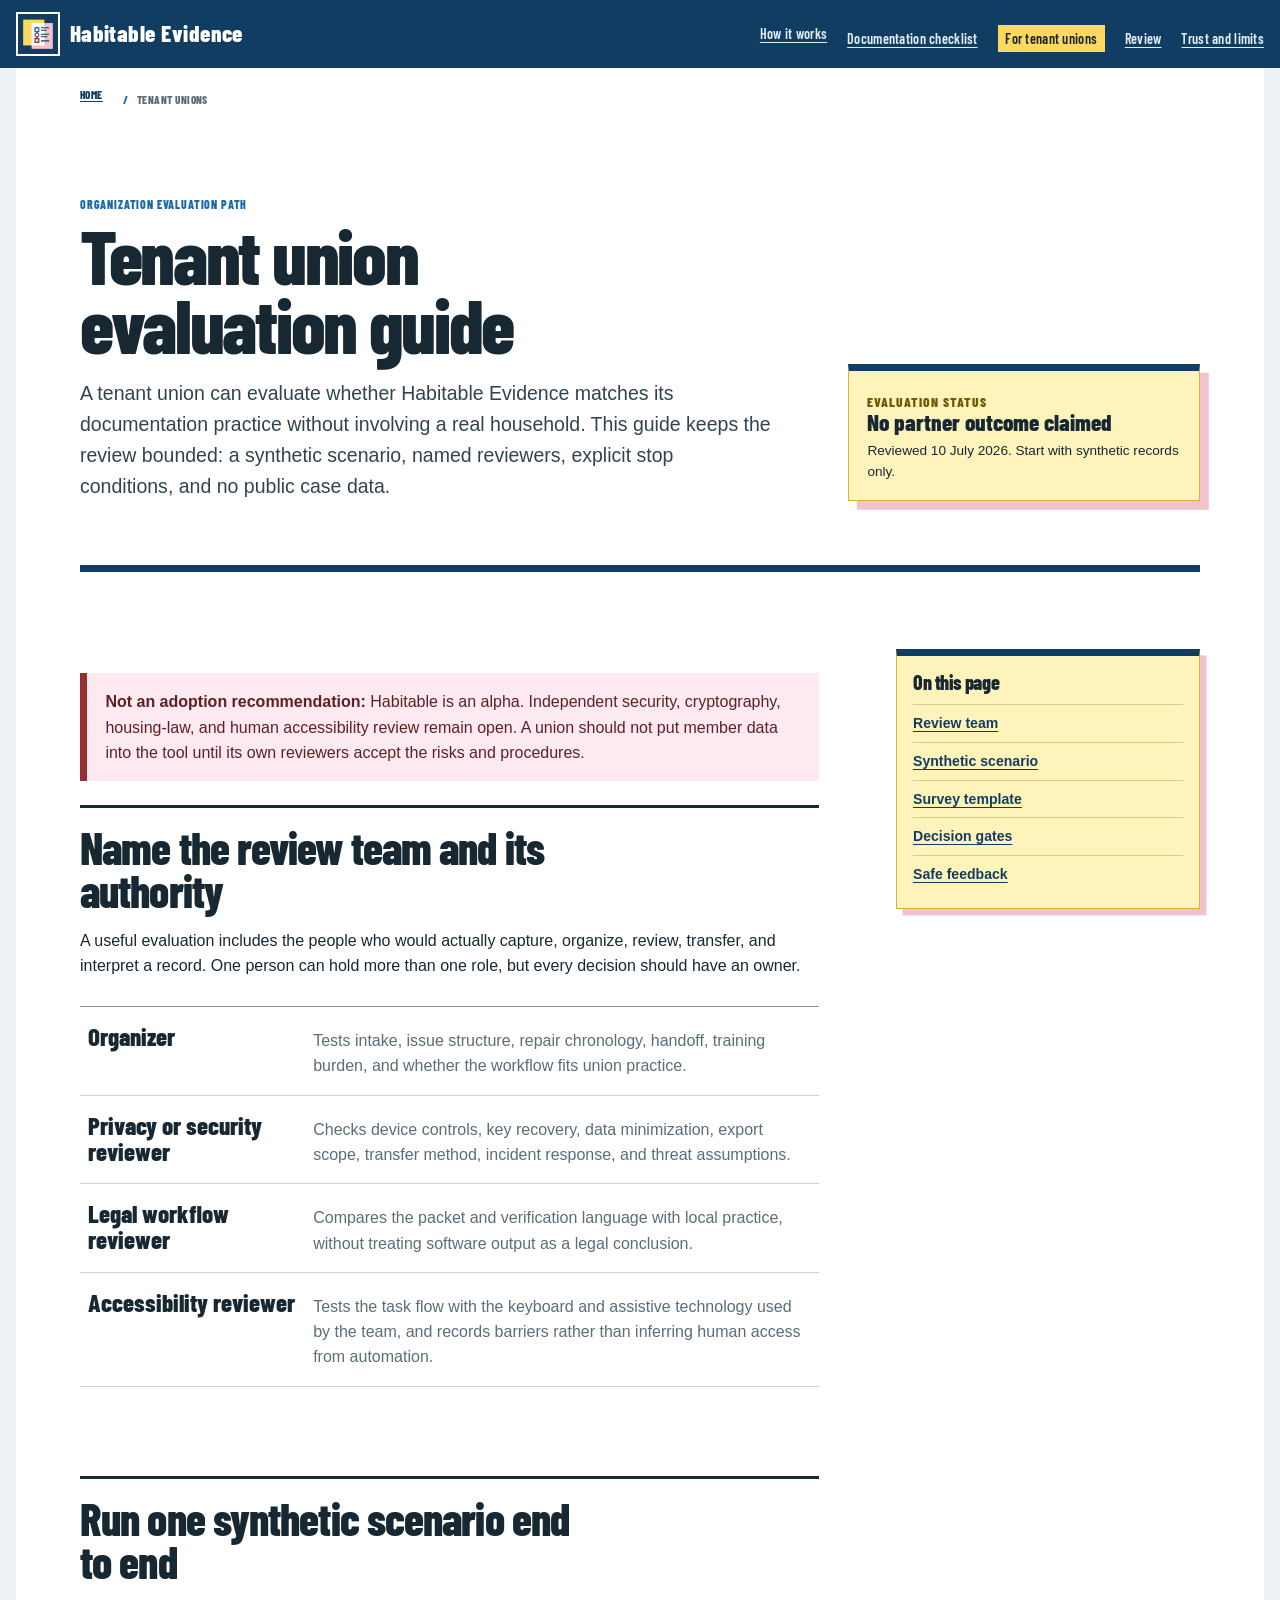
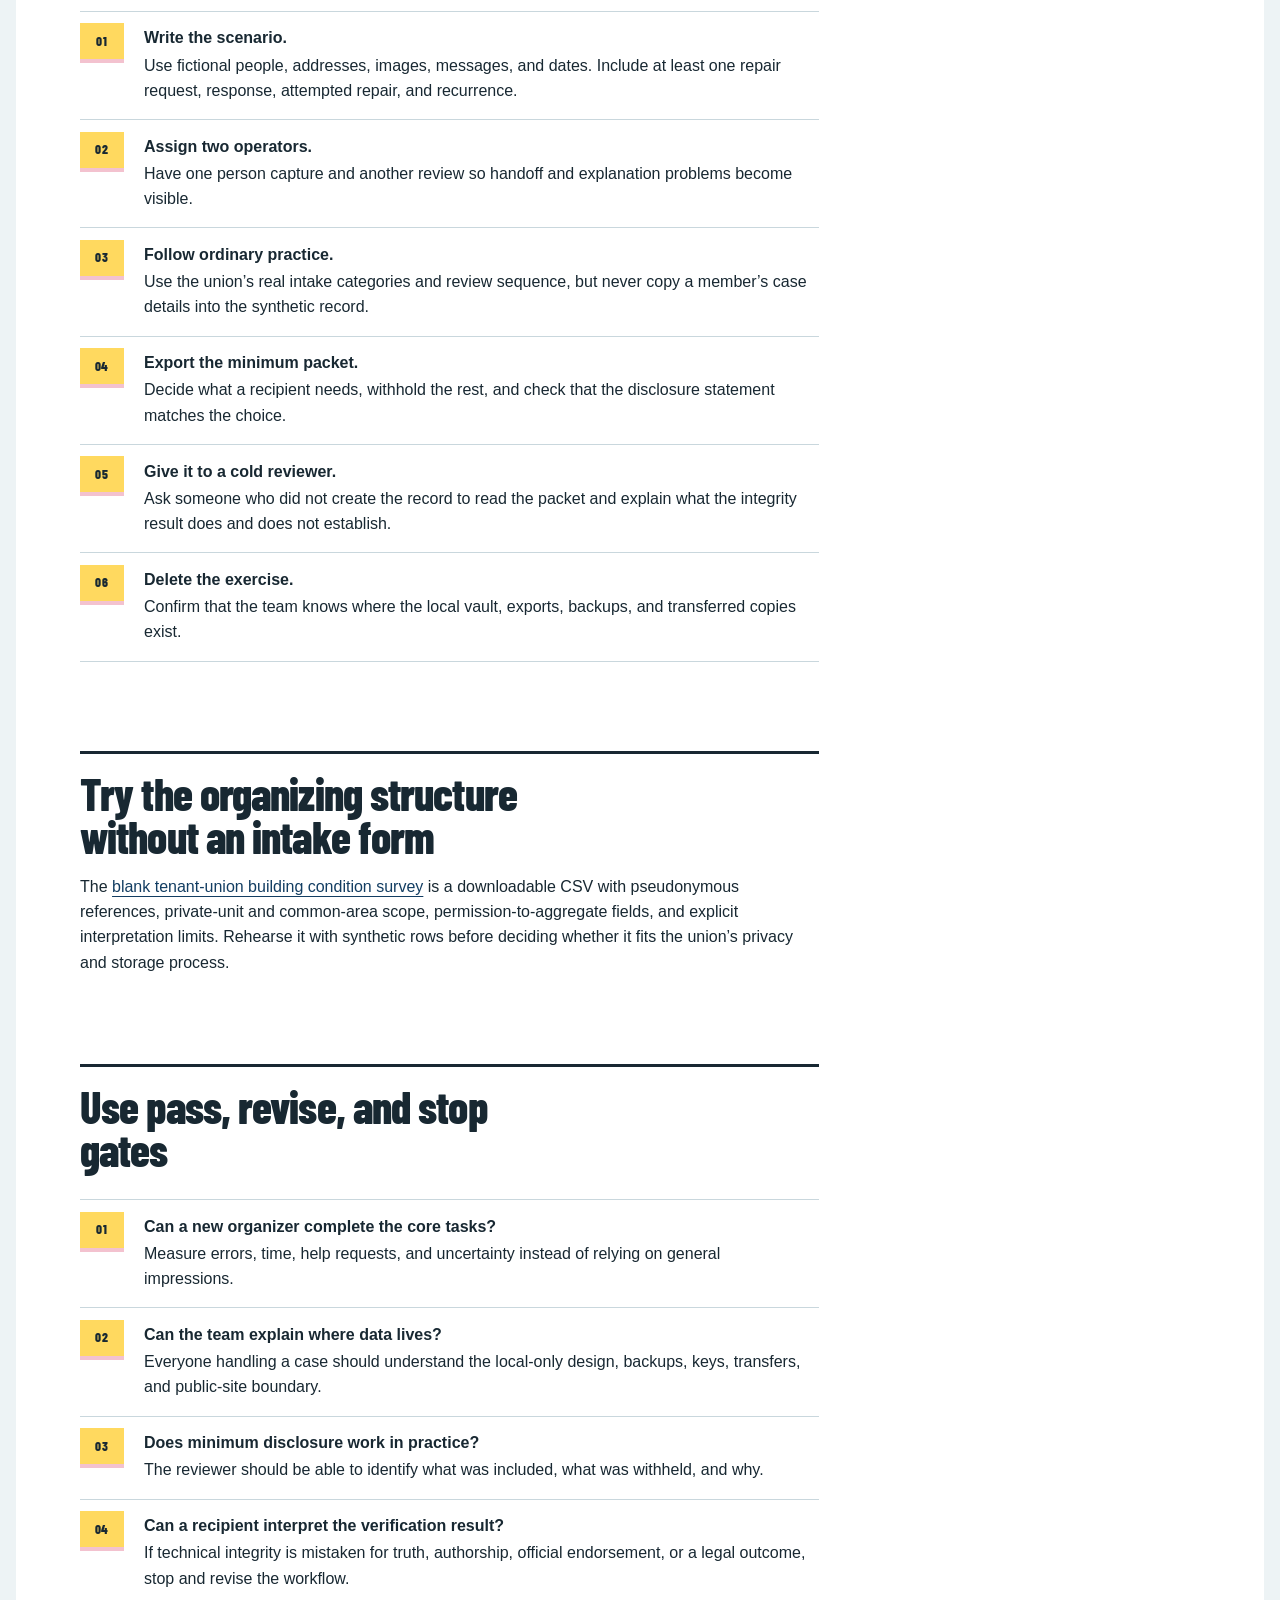
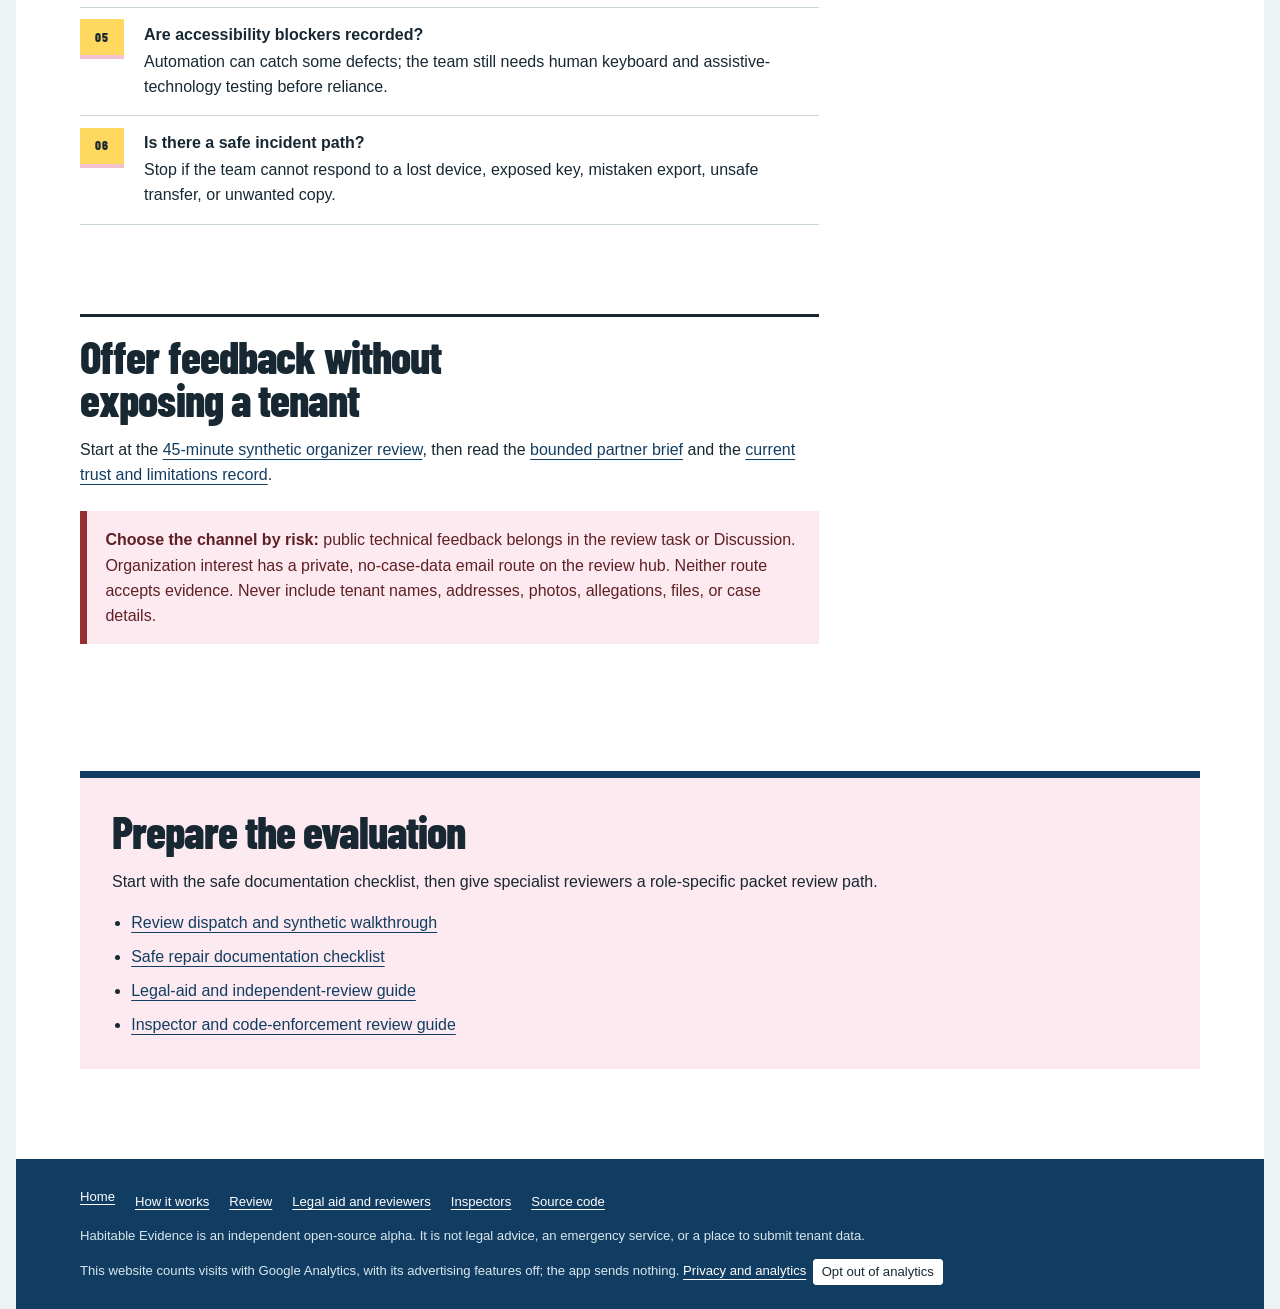
<file: site/tenant-unions/index.html>
<!doctype html>
<!-- SPDX-License-Identifier: AGPL-3.0-or-later -->
<html lang="en">
  <head>
    <meta charset="utf-8" />
    <meta name="viewport" content="width=device-width, initial-scale=1" />
    <meta name="theme-color" content="#245b84" />
    <title>Tenant Union Evaluation Guide | Habitable Evidence</title>
    <meta name="description" content="A bounded, synthetic-data evaluation plan for tenant unions reviewing Habitable Evidence workflows, privacy boundaries, and adoption gates." />
    <meta name="robots" content="index, follow, max-image-preview:large" />
    <link rel="canonical" href="https://habitable.chelseakr.com/tenant-unions/" />
    <link rel="icon" href="../img/icon.svg" type="image/svg+xml" />
    <link rel="stylesheet" href="../content.css" />

    <meta property="og:type" content="article" />
    <meta property="og:locale" content="en_US" />
    <meta property="og:site_name" content="Habitable Evidence" />
    <meta property="og:url" content="https://habitable.chelseakr.com/tenant-unions/" />
    <meta property="og:title" content="Tenant Union Evaluation Guide | Habitable Evidence" />
    <meta property="og:description" content="A bounded, synthetic-data evaluation plan for tenant unions reviewing Habitable Evidence workflows, privacy boundaries, and adoption gates." />
    <meta property="og:image" content="https://habitable.chelseakr.com/img/social-card.png" />
    <meta property="og:image:alt" content="Habitable Evidence: encrypted, tamper-evident habitability documentation and verifiable review packets for tenant unions." />
    <meta name="twitter:card" content="summary_large_image" />
    <meta name="twitter:title" content="Tenant Union Evaluation Guide | Habitable Evidence" />
    <meta name="twitter:description" content="A bounded, synthetic-data evaluation plan for tenant unions reviewing Habitable Evidence workflows, privacy boundaries, and adoption gates." />
    <meta name="twitter:image" content="https://habitable.chelseakr.com/img/social-card.png" />
    <meta name="twitter:image:alt" content="Habitable Evidence: encrypted, tamper-evident habitability documentation and verifiable review packets for tenant unions." />

    <script type="application/ld+json">
      {
        "@context": "https://schema.org",
        "@graph": [
          {
            "@type": "Article",
            "@id": "https://habitable.chelseakr.com/tenant-unions/#article",
            "headline": "Tenant Union Evaluation Guide",
            "description": "A bounded, synthetic-data evaluation plan for tenant unions reviewing Habitable Evidence workflows, privacy boundaries, and adoption gates.",
            "datePublished": "2026-07-10",
            "dateModified": "2026-07-10",
            "inLanguage": "en",
            "author": { "@type": "Person", "name": "Chelsea Kelly-Reif", "url": "https://chelseakr.github.io/" },
            "mainEntityOfPage": "https://habitable.chelseakr.com/tenant-unions/",
            "image": "https://habitable.chelseakr.com/img/app-en.png"
          },
          {
            "@type": "BreadcrumbList",
            "itemListElement": [
              { "@type": "ListItem", "position": 1, "name": "Habitable Evidence", "item": "https://habitable.chelseakr.com/" },
              { "@type": "ListItem", "position": 2, "name": "Tenant unions", "item": "https://habitable.chelseakr.com/tenant-unions/" }
            ]
          }
        ]
      }
    </script>
    <script src="../analytics.js" defer></script>
  </head>
  <body>
    <a class="skip" href="#main">Skip to content</a>
    <header class="site-header">
      <a class="brand" href="../"><img src="../img/icon.svg" alt="" width="42" height="42" />Habitable Evidence</a>
      <nav class="primary-nav" aria-label="Primary">
        <ul>
          <li><a href="../how-it-works/">How it works</a></li>
          <li><a href="../documentation-checklist/">Documentation checklist</a></li>
          <li><a aria-current="page" href="./">For tenant unions</a></li>
          <li><a href="../review/">Review</a></li>
          <li><a href="../trust-limitations/">Trust and limits</a></li>
        </ul>
      </nav>
    </header>

    <main id="main">
      <nav class="breadcrumbs" aria-label="Breadcrumb">
        <ol><li><a href="../">Home</a></li><li aria-current="page">Tenant unions</li></ol>
      </nav>

      <article>
        <header class="article-header">
          <div class="article-header-copy">
            <p class="kicker">Organization evaluation path</p>
            <h1>Tenant union evaluation guide</h1>
            <p class="lede">A tenant union can evaluate whether Habitable Evidence matches its documentation practice without involving a real household. This guide keeps the review bounded: a synthetic scenario, named reviewers, explicit stop conditions, and no public case data.</p>
          </div>
          <div class="record-card" role="note" aria-label="Page status">
            <p class="record-label">Evaluation status</p>
            <strong>No partner outcome claimed</strong>
            <p>Reviewed 10 July 2026. Start with synthetic records only.</p>
          </div>
        </header>

        <div class="layout">
          <div class="article-body">
            <p class="boundary"><strong>Not an adoption recommendation:</strong> Habitable is an alpha. Independent security, cryptography, housing-law, and human accessibility review remain open. A union should not put member data into the tool until its own reviewers accept the risks and procedures.</p>

            <section id="team" aria-labelledby="team-h">
              <h2 id="team-h">Name the review team and its authority</h2>
              <p>A useful evaluation includes the people who would actually capture, organize, review, transfer, and interpret a record. One person can hold more than one role, but every decision should have an owner.</p>
              <div class="review-grid">
                <div class="review-card"><h3>Organizer</h3><p>Tests intake, issue structure, repair chronology, handoff, training burden, and whether the workflow fits union practice.</p></div>
                <div class="review-card"><h3>Privacy or security reviewer</h3><p>Checks device controls, key recovery, data minimization, export scope, transfer method, incident response, and threat assumptions.</p></div>
                <div class="review-card"><h3>Legal workflow reviewer</h3><p>Compares the packet and verification language with local practice, without treating software output as a legal conclusion.</p></div>
                <div class="review-card"><h3>Accessibility reviewer</h3><p>Tests the task flow with the keyboard and assistive technology used by the team, and records barriers rather than inferring human access from automation.</p></div>
              </div>
            </section>

            <section id="scenario" aria-labelledby="scenario-h">
              <h2 id="scenario-h">Run one synthetic scenario end to end</h2>
              <ol class="steps">
                <li><strong>Write the scenario.</strong> Use fictional people, addresses, images, messages, and dates. Include at least one repair request, response, attempted repair, and recurrence.</li>
                <li><strong>Assign two operators.</strong> Have one person capture and another review so handoff and explanation problems become visible.</li>
                <li><strong>Follow ordinary practice.</strong> Use the union’s real intake categories and review sequence, but never copy a member’s case details into the synthetic record.</li>
                <li><strong>Export the minimum packet.</strong> Decide what a recipient needs, withhold the rest, and check that the disclosure statement matches the choice.</li>
                <li><strong>Give it to a cold reviewer.</strong> Ask someone who did not create the record to read the packet and explain what the integrity result does and does not establish.</li>
                <li><strong>Delete the exercise.</strong> Confirm that the team knows where the local vault, exports, backups, and transferred copies exist.</li>
              </ol>
            </section>

            <section id="survey" aria-labelledby="survey-h">
              <h2 id="survey-h">Try the organizing structure without an intake form</h2>
              <p>The <a href="../templates/tenant-union-building-condition-survey/">blank tenant-union building condition survey</a> is a downloadable CSV with pseudonymous references, private-unit and common-area scope, permission-to-aggregate fields, and explicit interpretation limits. Rehearse it with synthetic rows before deciding whether it fits the union’s privacy and storage process.</p>
            </section>

            <section id="scorecard" aria-labelledby="scorecard-h">
              <h2 id="scorecard-h">Use pass, revise, and stop gates</h2>
              <ul class="question-list">
                <li><strong>Can a new organizer complete the core tasks?</strong> Measure errors, time, help requests, and uncertainty instead of relying on general impressions.</li>
                <li><strong>Can the team explain where data lives?</strong> Everyone handling a case should understand the local-only design, backups, keys, transfers, and public-site boundary.</li>
                <li><strong>Does minimum disclosure work in practice?</strong> The reviewer should be able to identify what was included, what was withheld, and why.</li>
                <li><strong>Can a recipient interpret the verification result?</strong> If technical integrity is mistaken for truth, authorship, official endorsement, or a legal outcome, stop and revise the workflow.</li>
                <li><strong>Are accessibility blockers recorded?</strong> Automation can catch some defects; the team still needs human keyboard and assistive-technology testing before reliance.</li>
                <li><strong>Is there a safe incident path?</strong> Stop if the team cannot respond to a lost device, exposed key, mistaken export, unsafe transfer, or unwanted copy.</li>
              </ul>
            </section>

            <section id="contact" aria-labelledby="contact-h">
              <h2 id="contact-h">Offer feedback without exposing a tenant</h2>
              <p>Start at the <a href="../review/#organizer-track">45-minute synthetic organizer review</a>, then read the <a href="https://github.com/ChelseaKR/habitable/blob/main/docs/recruitment/role-pilot-partner.md">bounded partner brief</a> and the <a href="../trust-limitations/">current trust and limitations record</a>.</p>
              <p class="safety-note"><strong>Choose the channel by risk:</strong> public technical feedback belongs in the review task or Discussion. Organization interest has a private, no-case-data email route on the review hub. Neither route accepts evidence. Never include tenant names, addresses, photos, allegations, files, or case details.</p>
            </section>
          </div>

          <nav class="side-nav" aria-label="On this page">
            <h2>On this page</h2>
            <ul>
              <li><a href="#team">Review team</a></li>
              <li><a href="#scenario">Synthetic scenario</a></li>
              <li><a href="#survey">Survey template</a></li>
              <li><a href="#scorecard">Decision gates</a></li>
              <li><a href="#contact">Safe feedback</a></li>
            </ul>
          </nav>
        </div>

        <aside class="related" aria-labelledby="related-h">
          <h2 id="related-h">Prepare the evaluation</h2>
          <p>Start with the safe documentation checklist, then give specialist reviewers a role-specific packet review path.</p>
          <ul><li><a href="../review/">Review dispatch and synthetic walkthrough</a></li><li><a href="../documentation-checklist/">Safe repair documentation checklist</a></li><li><a href="../legal-aid-reviewers/">Legal-aid and independent-review guide</a></li><li><a href="../inspectors-code-enforcement/">Inspector and code-enforcement review guide</a></li></ul>
        </aside>
      </article>
    </main>

    <footer>
      <ul class="footer-links"><li><a href="../">Home</a></li><li><a href="../how-it-works/">How it works</a></li><li><a href="../review/">Review</a></li><li><a href="../legal-aid-reviewers/">Legal aid and reviewers</a></li><li><a href="../inspectors-code-enforcement/">Inspectors</a></li><li><a href="https://github.com/ChelseaKR/habitable">Source code</a></li></ul>
      <p>Habitable Evidence is an independent open-source alpha. It is not legal advice, an emergency service, or a place to submit tenant data.</p>
      <p class="analytics-note">This website counts visits with Google Analytics, with its advertising features off; the app sends nothing. <a href="../trust-limitations/#analytics">Privacy and analytics</a><span class="analytics-opt-out" hidden></span></p>
    </footer>
  </body>
</html>
</file>
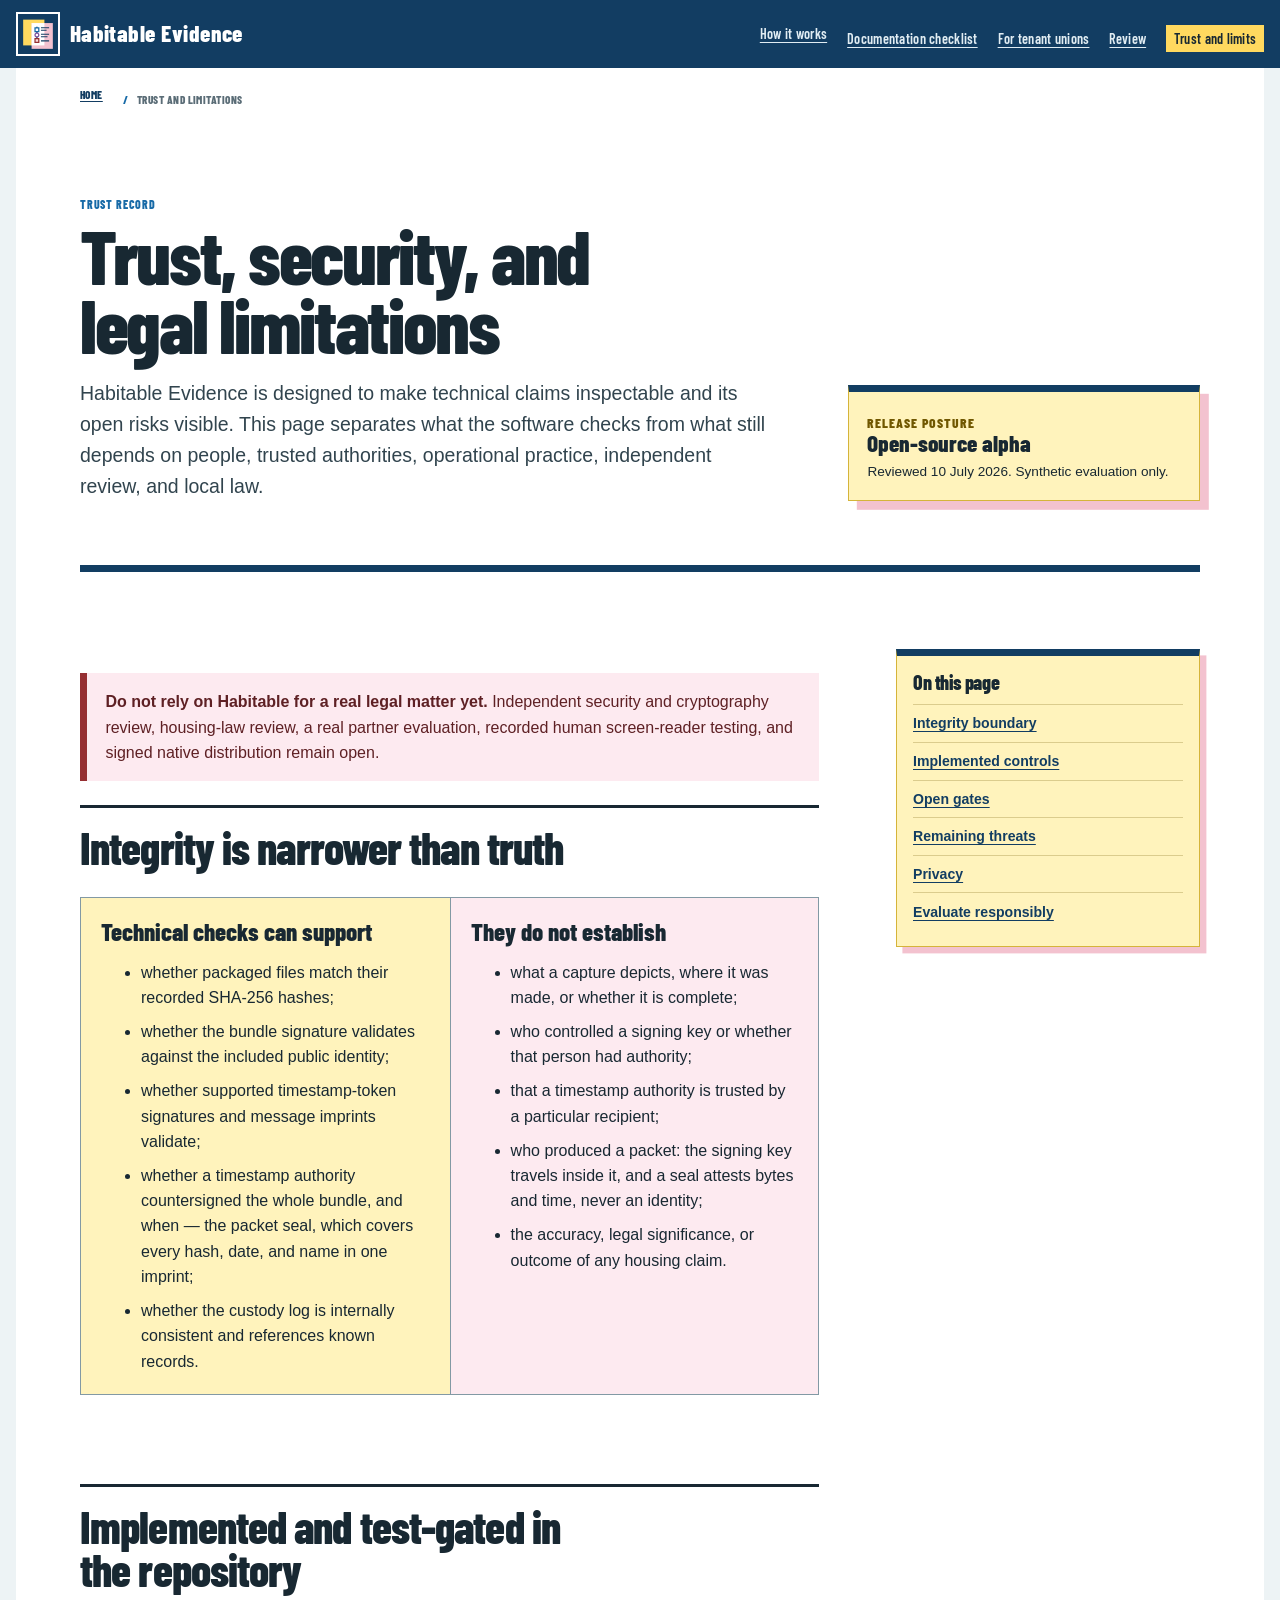
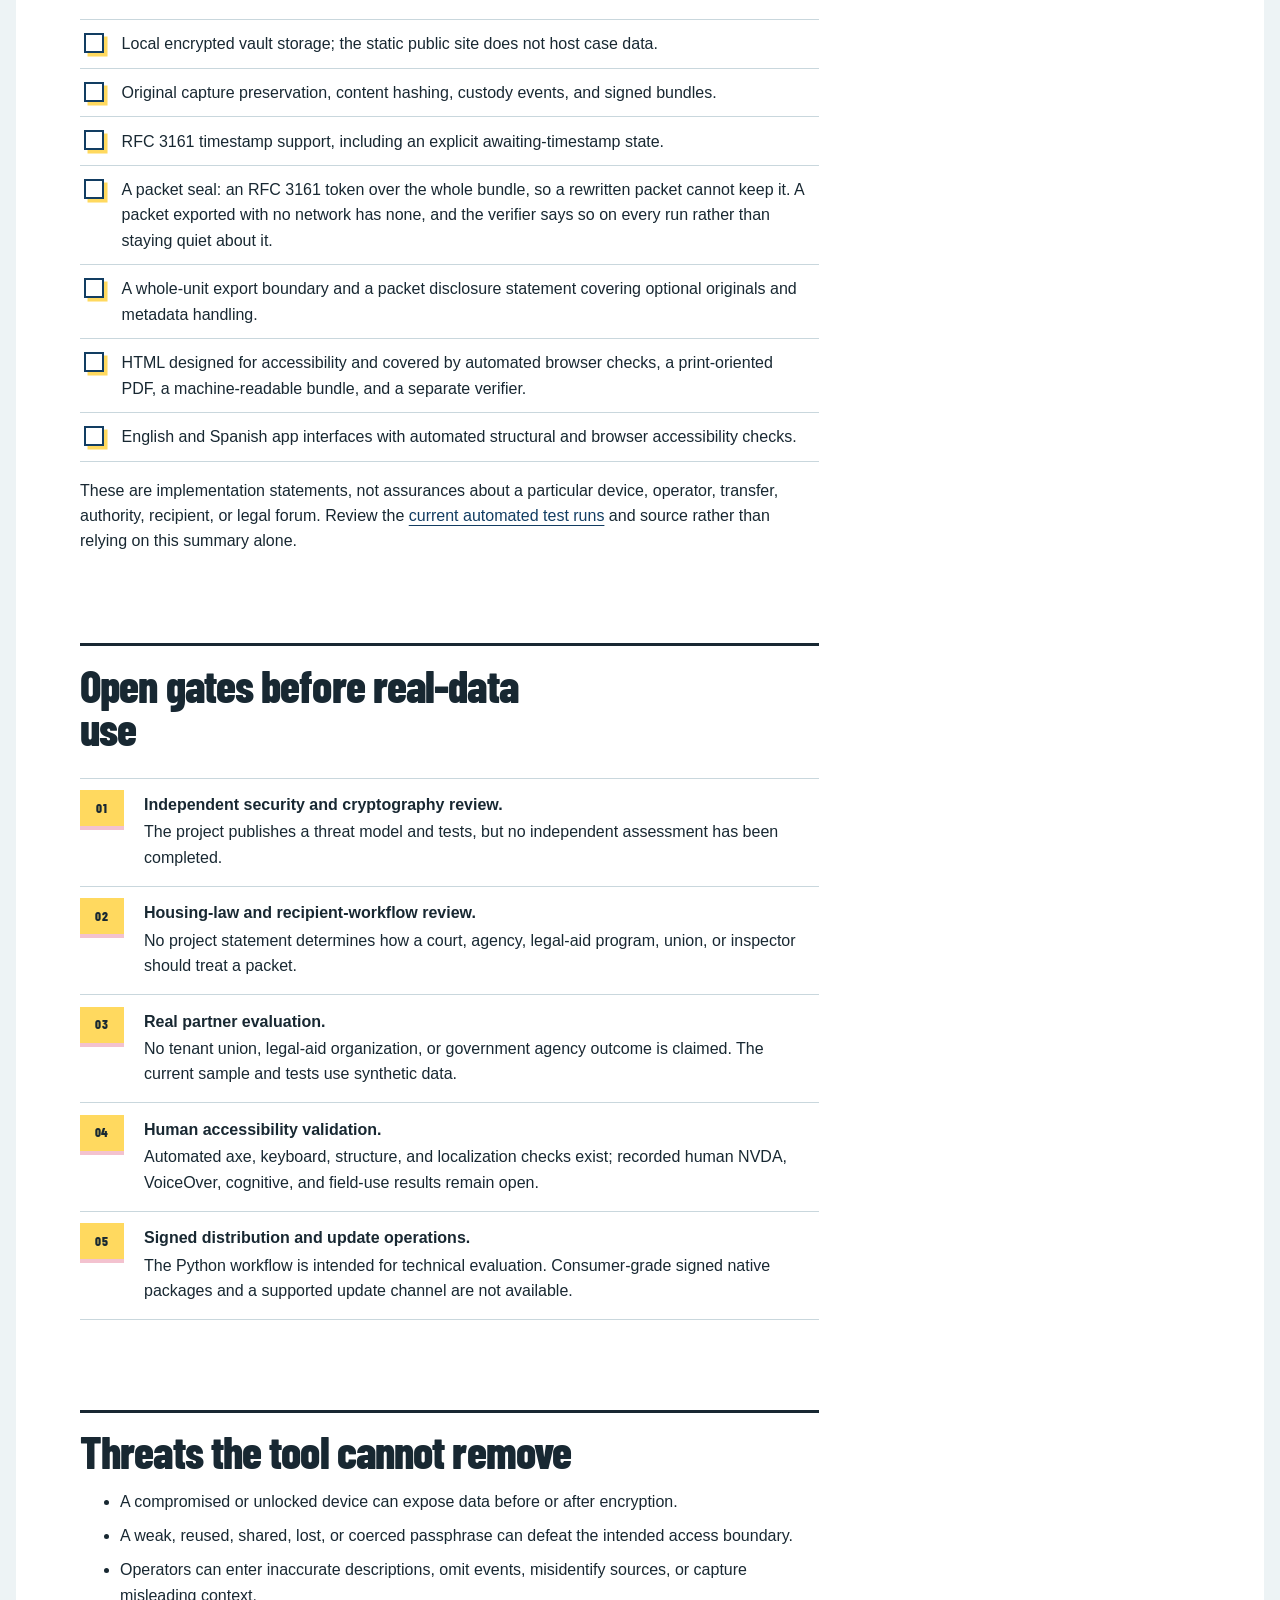
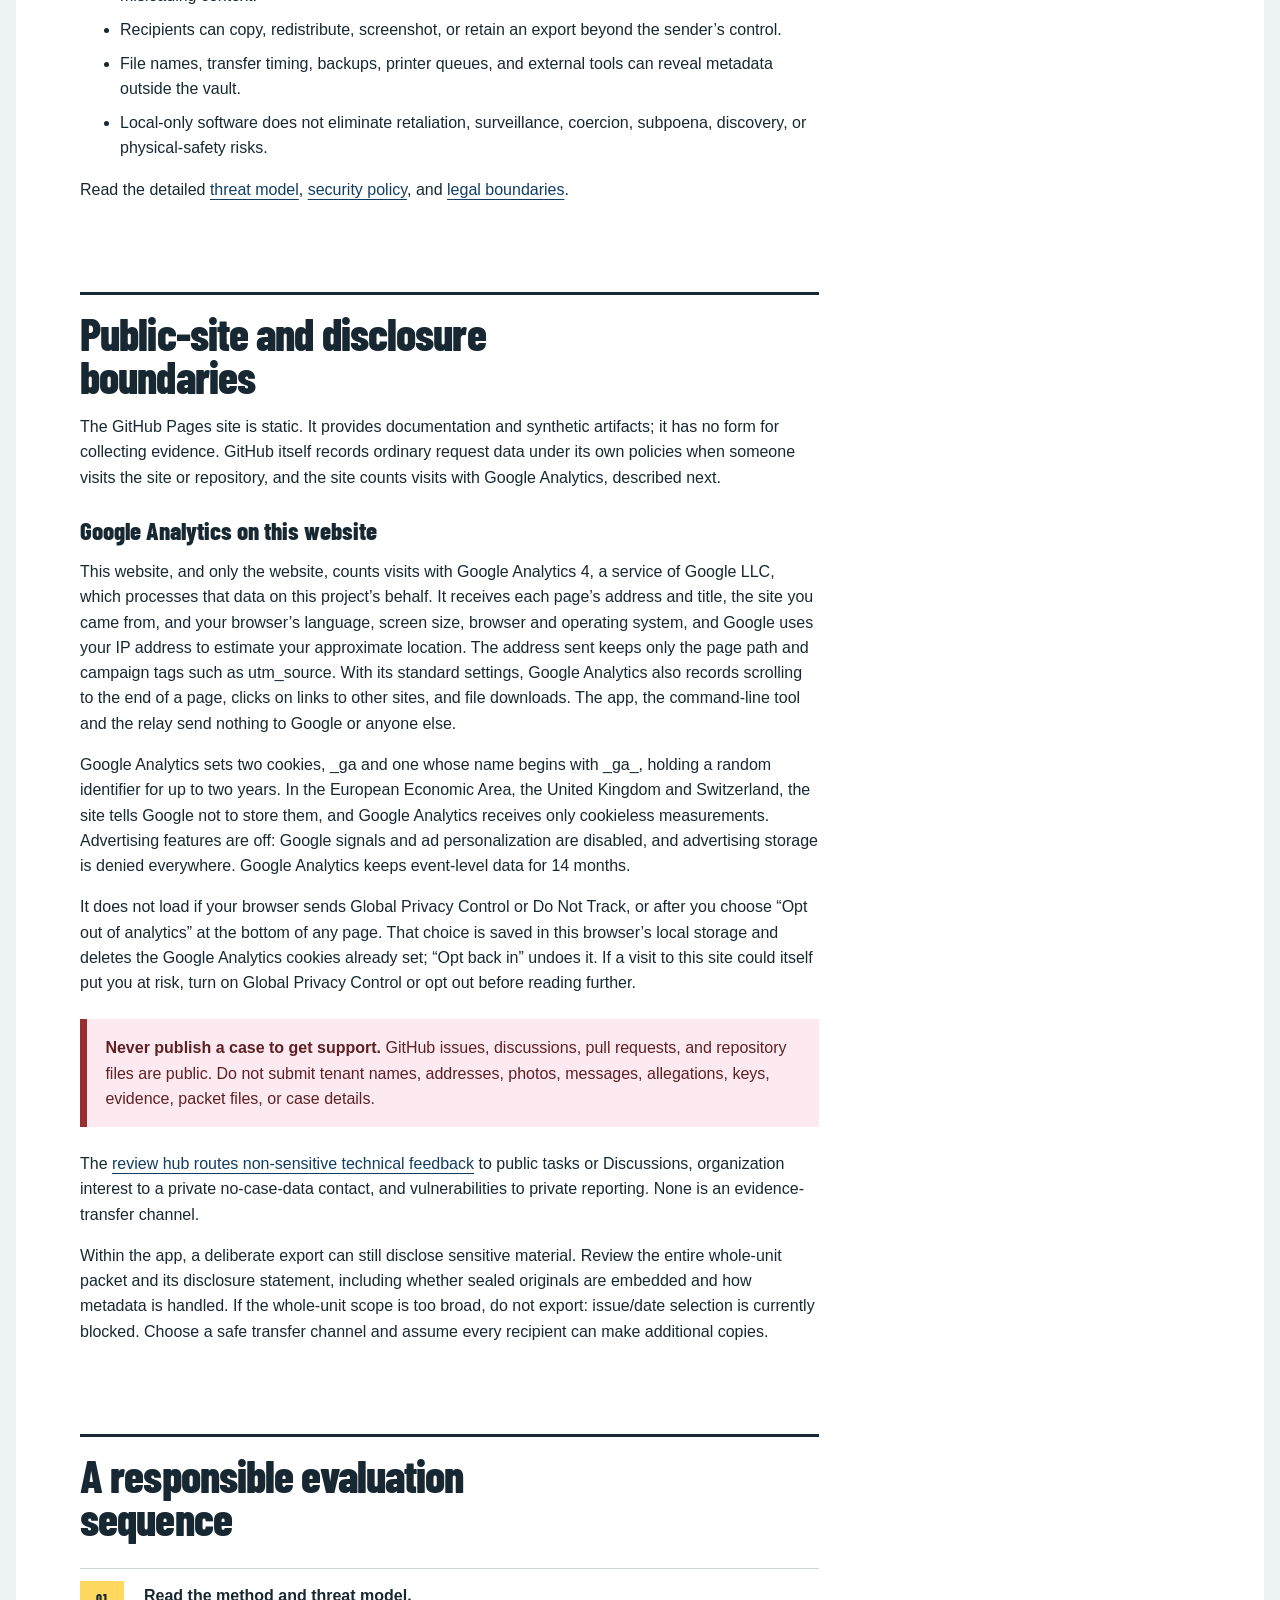
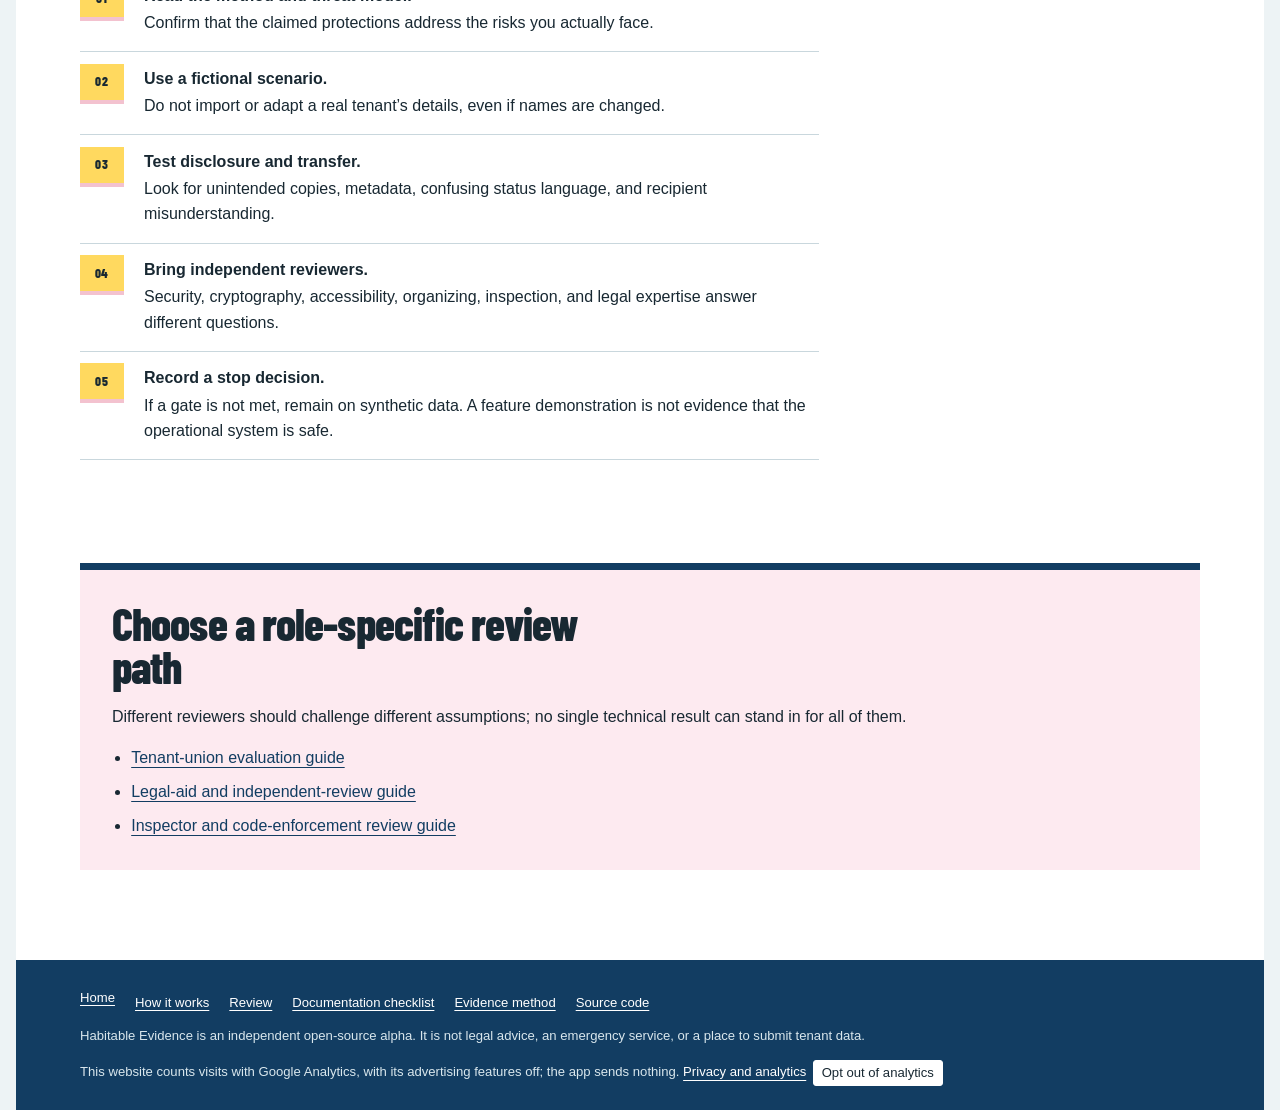
<file: site/trust-limitations/index.html>
<!doctype html>
<!-- SPDX-License-Identifier: AGPL-3.0-or-later -->
<html lang="en">
  <head>
    <meta charset="utf-8" />
    <meta name="viewport" content="width=device-width, initial-scale=1" />
    <meta name="theme-color" content="#245b84" />
    <title>Trust, Security &amp; Legal Limits | Habitable Evidence</title>
    <meta name="description" content="Understand what Habitable Evidence integrity checks can establish, what remains unproven, and which security, privacy, and legal gates remain open." />
    <meta name="robots" content="index, follow, max-image-preview:large" />
    <link rel="canonical" href="https://habitable.chelseakr.com/trust-limitations/" />
    <link rel="icon" href="../img/icon.svg" type="image/svg+xml" />
    <link rel="stylesheet" href="../content.css" />

    <meta property="og:type" content="article" />
    <meta property="og:locale" content="en_US" />
    <meta property="og:site_name" content="Habitable Evidence" />
    <meta property="og:url" content="https://habitable.chelseakr.com/trust-limitations/" />
    <meta property="og:title" content="Trust, Security &amp; Legal Limits | Habitable Evidence" />
    <meta property="og:description" content="Understand what Habitable Evidence integrity checks can establish, what remains unproven, and which security, privacy, and legal gates remain open." />
    <meta property="og:image" content="https://habitable.chelseakr.com/img/social-card.png" />
    <meta property="og:image:alt" content="Habitable Evidence: encrypted, tamper-evident habitability documentation and verifiable review packets for tenant unions." />
    <meta name="twitter:card" content="summary_large_image" />
    <meta name="twitter:title" content="Trust, Security &amp; Legal Limits | Habitable Evidence" />
    <meta name="twitter:description" content="Understand what Habitable Evidence integrity checks can establish, what remains unproven, and which security, privacy, and legal gates remain open." />
    <meta name="twitter:image" content="https://habitable.chelseakr.com/img/social-card.png" />
    <meta name="twitter:image:alt" content="Habitable Evidence: encrypted, tamper-evident habitability documentation and verifiable review packets for tenant unions." />

    <script type="application/ld+json">
      {
        "@context": "https://schema.org",
        "@graph": [
          {
            "@type": "Article",
            "@id": "https://habitable.chelseakr.com/trust-limitations/#article",
            "headline": "Trust and Limitations",
            "description": "Understand what Habitable Evidence integrity checks can establish, what remains unproven, and which security, privacy, and legal gates remain open.",
            "datePublished": "2026-07-10",
            "dateModified": "2026-07-10",
            "inLanguage": "en",
            "author": { "@type": "Person", "name": "Chelsea Kelly-Reif", "url": "https://chelseakr.github.io/" },
            "mainEntityOfPage": "https://habitable.chelseakr.com/trust-limitations/",
            "image": "https://habitable.chelseakr.com/img/packet.png"
          },
          {
            "@type": "BreadcrumbList",
            "itemListElement": [
              { "@type": "ListItem", "position": 1, "name": "Habitable Evidence", "item": "https://habitable.chelseakr.com/" },
              { "@type": "ListItem", "position": 2, "name": "Trust and limitations", "item": "https://habitable.chelseakr.com/trust-limitations/" }
            ]
          }
        ]
      }
    </script>
    <script src="../analytics.js" defer></script>
  </head>
  <body>
    <a class="skip" href="#main">Skip to content</a>
    <header class="site-header">
      <a class="brand" href="../"><img src="../img/icon.svg" alt="" width="42" height="42" />Habitable Evidence</a>
      <nav class="primary-nav" aria-label="Primary">
        <ul>
          <li><a href="../how-it-works/">How it works</a></li>
          <li><a href="../documentation-checklist/">Documentation checklist</a></li>
          <li><a href="../tenant-unions/">For tenant unions</a></li>
          <li><a href="../review/">Review</a></li>
          <li><a aria-current="page" href="./">Trust and limits</a></li>
        </ul>
      </nav>
    </header>

    <main id="main">
      <nav class="breadcrumbs" aria-label="Breadcrumb">
        <ol><li><a href="../">Home</a></li><li aria-current="page">Trust and limitations</li></ol>
      </nav>

      <article>
        <header class="article-header">
          <div class="article-header-copy">
            <p class="kicker">Trust record</p>
            <h1>Trust, security, and legal limitations</h1>
            <p class="lede">Habitable Evidence is designed to make technical claims inspectable and its open risks visible. This page separates what the software checks from what still depends on people, trusted authorities, operational practice, independent review, and local law.</p>
          </div>
          <div class="record-card" role="note" aria-label="Page status">
            <p class="record-label">Release posture</p>
            <strong>Open-source alpha</strong>
            <p>Reviewed 10 July 2026. Synthetic evaluation only.</p>
          </div>
        </header>

        <div class="layout">
          <div class="article-body">
            <p class="boundary"><strong>Do not rely on Habitable for a real legal matter yet.</strong> Independent security and cryptography review, housing-law review, a real partner evaluation, recorded human screen-reader testing, and signed native distribution remain open.</p>

            <section id="integrity" aria-labelledby="integrity-h">
              <h2 id="integrity-h">Integrity is narrower than truth</h2>
              <div class="comparison">
                <div>
                  <h3>Technical checks can support</h3>
                  <ul>
                    <li>whether packaged files match their recorded SHA-256 hashes;</li>
                    <li>whether the bundle signature validates against the included public identity;</li>
                    <li>whether supported timestamp-token signatures and message imprints validate;</li>
                    <li>whether a timestamp authority countersigned the whole bundle, and when — the packet seal, which covers every hash, date, and name in one imprint;</li>
                    <li>whether the custody log is internally consistent and references known records.</li>
                  </ul>
                </div>
                <div class="limitations">
                  <h3>They do not establish</h3>
                  <ul>
                    <li>what a capture depicts, where it was made, or whether it is complete;</li>
                    <li>who controlled a signing key or whether that person had authority;</li>
                    <li>that a timestamp authority is trusted by a particular recipient;</li>
                    <li>who produced a packet: the signing key travels inside it, and a seal attests bytes and time, never an identity;</li>
                    <li>the accuracy, legal significance, or outcome of any housing claim.</li>
                  </ul>
                </div>
              </div>
            </section>

            <section id="implemented" aria-labelledby="implemented-h">
              <h2 id="implemented-h">Implemented and test-gated in the repository</h2>
              <ul class="checklist">
                <li>Local encrypted vault storage; the static public site does not host case data.</li>
                <li>Original capture preservation, content hashing, custody events, and signed bundles.</li>
                <li>RFC 3161 timestamp support, including an explicit awaiting-timestamp state.</li>
                <li>A packet seal: an RFC 3161 token over the whole bundle, so a rewritten packet cannot keep it. A packet exported with no network has none, and the verifier says so on every run rather than staying quiet about it.</li>
                <li>A whole-unit export boundary and a packet disclosure statement covering optional originals and metadata handling.</li>
                <li>HTML designed for accessibility and covered by automated browser checks, a print-oriented PDF, a machine-readable bundle, and a separate verifier.</li>
                <li>English and Spanish app interfaces with automated structural and browser accessibility checks.</li>
              </ul>
              <p>These are implementation statements, not assurances about a particular device, operator, transfer, authority, recipient, or legal forum. Review the <a href="https://github.com/ChelseaKR/habitable/actions">current automated test runs</a> and source rather than relying on this summary alone.</p>
            </section>

            <section id="open-gates" aria-labelledby="gates-h">
              <h2 id="gates-h">Open gates before real-data use</h2>
              <ul class="question-list">
                <li><strong>Independent security and cryptography review.</strong> The project publishes a threat model and tests, but no independent assessment has been completed.</li>
                <li><strong>Housing-law and recipient-workflow review.</strong> No project statement determines how a court, agency, legal-aid program, union, or inspector should treat a packet.</li>
                <li><strong>Real partner evaluation.</strong> No tenant union, legal-aid organization, or government agency outcome is claimed. The current sample and tests use synthetic data.</li>
                <li><strong>Human accessibility validation.</strong> Automated axe, keyboard, structure, and localization checks exist; recorded human NVDA, VoiceOver, cognitive, and field-use results remain open.</li>
                <li><strong>Signed distribution and update operations.</strong> The Python workflow is intended for technical evaluation. Consumer-grade signed native packages and a supported update channel are not available.</li>
              </ul>
            </section>

            <section id="threats" aria-labelledby="threats-h">
              <h2 id="threats-h">Threats the tool cannot remove</h2>
              <ul>
                <li>A compromised or unlocked device can expose data before or after encryption.</li>
                <li>A weak, reused, shared, lost, or coerced passphrase can defeat the intended access boundary.</li>
                <li>Operators can enter inaccurate descriptions, omit events, misidentify sources, or capture misleading context.</li>
                <li>Recipients can copy, redistribute, screenshot, or retain an export beyond the sender’s control.</li>
                <li>File names, transfer timing, backups, printer queues, and external tools can reveal metadata outside the vault.</li>
                <li>Local-only software does not eliminate retaliation, surveillance, coercion, subpoena, discovery, or physical-safety risks.</li>
              </ul>
              <p>Read the detailed <a href="https://github.com/ChelseaKR/habitable/blob/main/docs/threat-model.md">threat model</a>, <a href="https://github.com/ChelseaKR/habitable/blob/main/SECURITY.md">security policy</a>, and <a href="https://github.com/ChelseaKR/habitable/blob/main/docs/legal/README.md">legal boundaries</a>.</p>
            </section>

            <section id="privacy" aria-labelledby="privacy-h">
              <h2 id="privacy-h">Public-site and disclosure boundaries</h2>
              <p>The GitHub Pages site is static. It provides documentation and synthetic artifacts; it has no form for collecting evidence. GitHub itself records ordinary request data under its own policies when someone visits the site or repository, and the site counts visits with Google Analytics, described next.</p>
              <h3 id="analytics">Google Analytics on this website</h3>
              <p>This website, and only the website, counts visits with Google Analytics 4, a service of Google LLC, which processes that data on this project’s behalf. It receives each page’s address and title, the site you came from, and your browser’s language, screen size, browser and operating system, and Google uses your IP address to estimate your approximate location. The address sent keeps only the page path and campaign tags such as utm_source. With its standard settings, Google Analytics also records scrolling to the end of a page, clicks on links to other sites, and file downloads. The app, the command-line tool and the relay send nothing to Google or anyone else.</p>
              <p>Google Analytics sets two cookies, _ga and one whose name begins with _ga_, holding a random identifier for up to two years. In the European Economic Area, the United Kingdom and Switzerland, the site tells Google not to store them, and Google Analytics receives only cookieless measurements. Advertising features are off: Google signals and ad personalization are disabled, and advertising storage is denied everywhere. Google Analytics keeps event-level data for 14 months.</p>
              <p>It does not load if your browser sends Global Privacy Control or Do Not Track, or after you choose “Opt out of analytics” at the bottom of any page. That choice is saved in this browser’s local storage and deletes the Google Analytics cookies already set; “Opt back in” undoes it. If a visit to this site could itself put you at risk, turn on Global Privacy Control or opt out before reading further.</p>
              <p class="safety-note"><strong>Never publish a case to get support.</strong> GitHub issues, discussions, pull requests, and repository files are public. Do not submit tenant names, addresses, photos, messages, allegations, keys, evidence, packet files, or case details.</p>
              <p>The <a href="../review/#channels">review hub routes non-sensitive technical feedback</a> to public tasks or Discussions, organization interest to a private no-case-data contact, and vulnerabilities to private reporting. None is an evidence-transfer channel.</p>
              <p>Within the app, a deliberate export can still disclose sensitive material. Review the entire whole-unit packet and its disclosure statement, including whether sealed originals are embedded and how metadata is handled. If the whole-unit scope is too broad, do not export: issue/date selection is currently blocked. Choose a safe transfer channel and assume every recipient can make additional copies.</p>
            </section>

            <section id="evaluate" aria-labelledby="evaluate-h">
              <h2 id="evaluate-h">A responsible evaluation sequence</h2>
              <ol class="steps">
                <li><strong>Read the method and threat model.</strong> Confirm that the claimed protections address the risks you actually face.</li>
                <li><strong>Use a fictional scenario.</strong> Do not import or adapt a real tenant’s details, even if names are changed.</li>
                <li><strong>Test disclosure and transfer.</strong> Look for unintended copies, metadata, confusing status language, and recipient misunderstanding.</li>
                <li><strong>Bring independent reviewers.</strong> Security, cryptography, accessibility, organizing, inspection, and legal expertise answer different questions.</li>
                <li><strong>Record a stop decision.</strong> If a gate is not met, remain on synthetic data. A feature demonstration is not evidence that the operational system is safe.</li>
              </ol>
            </section>
          </div>

          <nav class="side-nav" aria-label="On this page">
            <h2>On this page</h2>
            <ul>
              <li><a href="#integrity">Integrity boundary</a></li>
              <li><a href="#implemented">Implemented controls</a></li>
              <li><a href="#open-gates">Open gates</a></li>
              <li><a href="#threats">Remaining threats</a></li>
              <li><a href="#privacy">Privacy</a></li>
              <li><a href="#evaluate">Evaluate responsibly</a></li>
            </ul>
          </nav>
        </div>

        <aside class="related" aria-labelledby="related-h">
          <h2 id="related-h">Choose a role-specific review path</h2>
          <p>Different reviewers should challenge different assumptions; no single technical result can stand in for all of them.</p>
          <ul><li><a href="../tenant-unions/">Tenant-union evaluation guide</a></li><li><a href="../legal-aid-reviewers/">Legal-aid and independent-review guide</a></li><li><a href="../inspectors-code-enforcement/">Inspector and code-enforcement review guide</a></li></ul>
        </aside>
      </article>
    </main>

    <footer>
      <ul class="footer-links"><li><a href="../">Home</a></li><li><a href="../how-it-works/">How it works</a></li><li><a href="../review/">Review</a></li><li><a href="../documentation-checklist/">Documentation checklist</a></li><li><a href="https://github.com/ChelseaKR/habitable/blob/main/docs/evidence-method.md">Evidence method</a></li><li><a href="https://github.com/ChelseaKR/habitable">Source code</a></li></ul>
      <p>Habitable Evidence is an independent open-source alpha. It is not legal advice, an emergency service, or a place to submit tenant data.</p>
      <p class="analytics-note">This website counts visits with Google Analytics, with its advertising features off; the app sends nothing. <a href="#analytics">Privacy and analytics</a><span class="analytics-opt-out" hidden></span></p>
    </footer>
  </body>
</html>
</file>
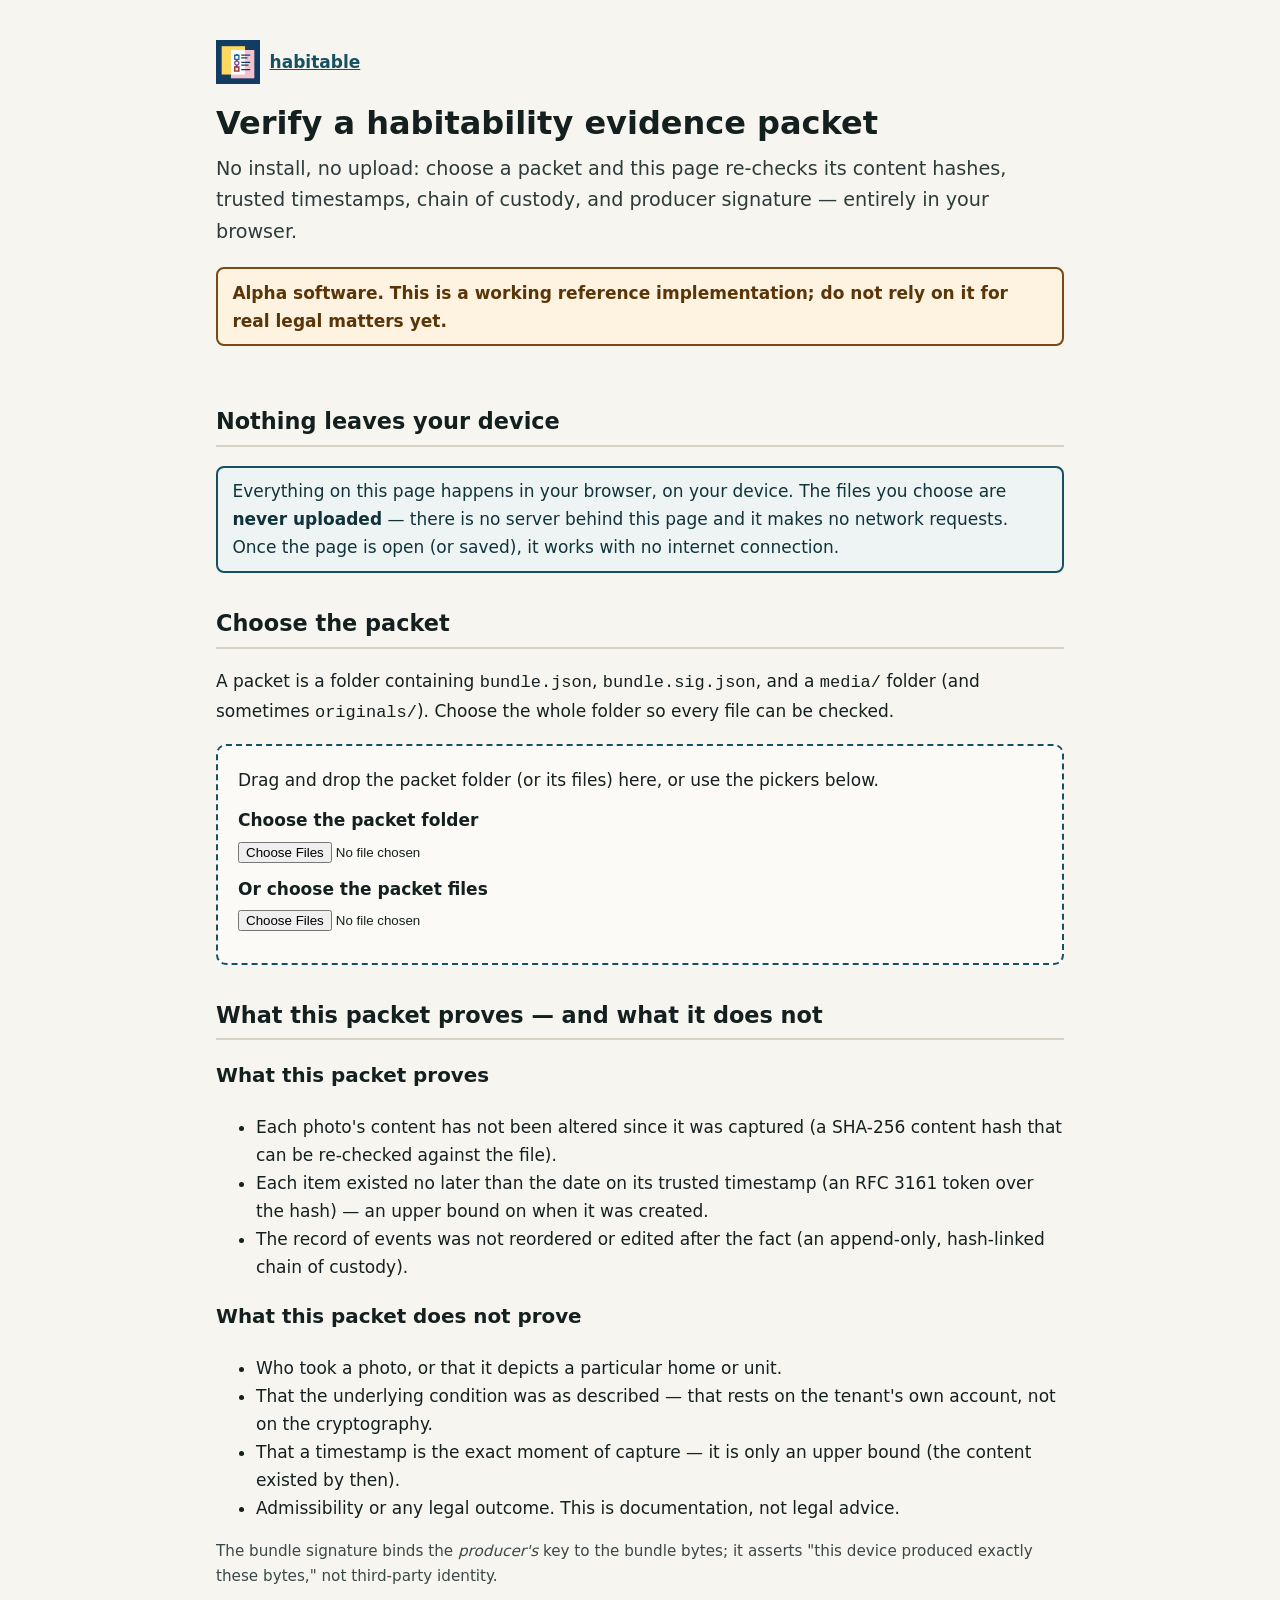
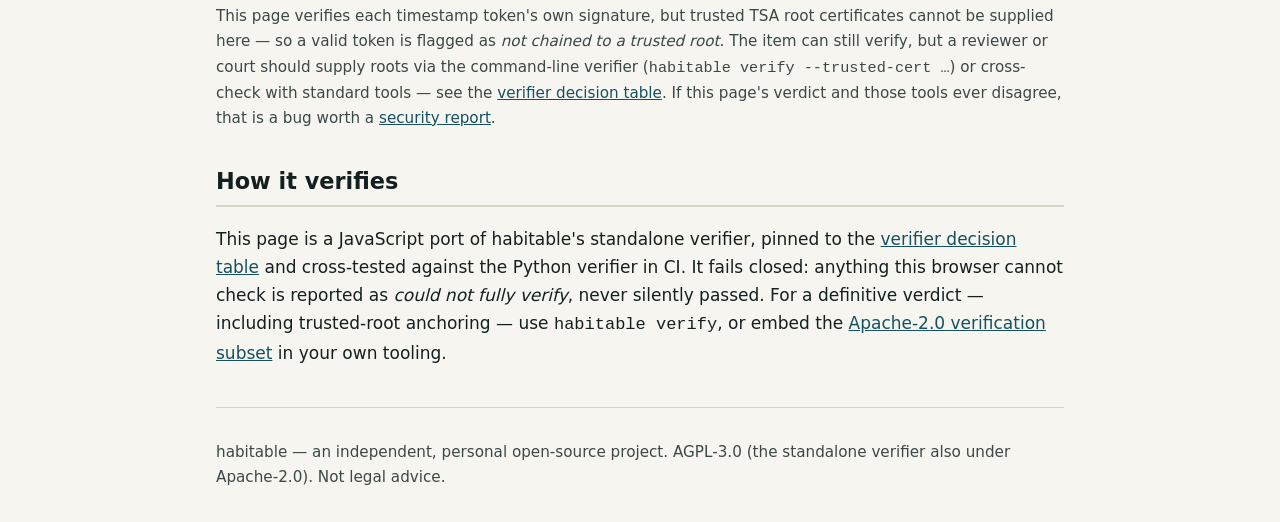
<file: site/verify/index.html>
<!doctype html>
<!-- SPDX-License-Identifier: AGPL-3.0-or-later -->
<html lang="en">
  <head>
    <meta charset="utf-8" />
    <meta name="viewport" content="width=device-width, initial-scale=1" />
    <meta name="theme-color" content="#16424f" />
    <title>Verify a habitability evidence packet — habitable</title>
    <meta
      name="description"
      content="Drag a habitable evidence packet onto this page to verify its content hashes,
      RFC 3161 trusted timestamps, chain of custody, and producer signature — entirely in your
      browser, with no install and no upload. Works offline."
    />
    <style>
      :root { color-scheme: light dark; }
      * { box-sizing: border-box; }
      body { max-width: 56rem; margin: 0 auto; padding: 1.5rem;
        font: 17px/1.65 system-ui, -apple-system, "Segoe UI", Roboto, sans-serif;
        color: #14201f; background: #f7f5f0; }
      a { color: #155160; }
      a:focus-visible, button:focus-visible, input:focus-visible {
        outline: 3px solid #155160; outline-offset: 2px; }
      .skip { position: absolute; left: -999px; }
      .skip:focus { position: static; }
      header.hero { padding: 1rem 0 0.5rem; }
      .brand { display: flex; align-items: center; gap: .6rem; }
      .brand img { width: 44px; height: 44px; }
      h1 { font-size: 2rem; margin: .8rem 0 .2rem; }
      .tagline { font-size: 1.2rem; color: #2c3b3a; margin-top: 0; }
      .alpha { border: 2px solid #7a4a12; background: #fdf3e0;
        color: #5a3508; padding: .6rem .9rem; border-radius: 8px; font-weight: 600; }
      section { margin: 2rem 0; }
      h2 { font-size: 1.4rem; border-bottom: 2px solid #d8d2c4; padding-bottom: .3rem; }
      code { font-family: ui-monospace, SFMono-Regular, Menlo, monospace; }
      footer { margin-top: 2.5rem; border-top: 1px solid #d8d2c4; padding-top: 1rem;
        color: #3a4847; font-size: .95rem; }
      .privacy { border: 2px solid #155160; background: #eef4f4; color: #10333b;
        padding: .6rem .9rem; border-radius: 8px; }
      .dropzone { border: 2px dashed #155160; border-radius: 10px; padding: 1.25rem;
        margin: 1rem 0; background: #fbfaf6; }
      .dropzone.dragover { background: #eef4f4; }
      .dropzone p { margin: 0 0 .75rem; }
      .picker { display: block; margin: .6rem 0; }
      .picker span { display: block; font-weight: 600; margin-bottom: .15rem; }
      #verdict { font-size: 1.25rem; font-weight: 700; margin: 0 0 .3rem; }
      .state-intact #verdict { color: #1c6b4a; }
      .state-failed #verdict { color: #8a2a1b; }
      .state-limited #verdict, .state-error #verdict { color: #5a3508; }
      .checkgrid { list-style: none; padding: 0; margin: .75rem 0; }
      .checkgrid li { padding: .2rem 0; }
      .check-ok::before { content: "✓ "; color: #1c6b4a; font-weight: 700; }
      .check-bad::before { content: "✗ "; color: #8a2a1b; font-weight: 700; }
      .item { border: 1px solid #d8d2c4; border-radius: 8px; padding: .6rem .9rem;
        margin: .6rem 0; background: #fbfaf6; overflow-wrap: anywhere; }
      .item h4 { margin: 0 0 .3rem; font-size: 1rem; }
      .item ul { margin: .2rem 0 0; padding-left: 1.2rem; }
      .notes { color: #3a4847; font-size: .95rem; }
      pre { background: #11201f; color: #eaf3f1; padding: 1rem; border-radius: 10px;
        overflow-x: auto; font-size: .85rem; }
      details { margin-top: 1rem; }
      .fineprint { color: #3a4847; font-size: .95rem; }
    </style>
  </head>
  <body>
    <a class="skip" href="#main">Skip to content</a>
    <header class="hero">
      <div class="brand">
        <img src="../img/icon.svg" alt="" width="44" height="44" />
        <strong><a href="../">habitable</a></strong>
      </div>
      <h1>Verify a habitability evidence packet</h1>
      <p class="tagline">
        No install, no upload: choose a packet and this page re-checks its content hashes,
        trusted timestamps, chain of custody, and producer signature — entirely in your browser.
      </p>
      <p class="alpha">
        <strong>Alpha software.</strong> This is a working reference implementation; do not rely on
        it for real legal matters yet.
      </p>
    </header>

    <main id="main">
      <section aria-labelledby="privacy-h">
        <h2 id="privacy-h">Nothing leaves your device</h2>
        <p class="privacy">
          Everything on this page happens in your browser, on your device. The files you choose are
          <strong>never uploaded</strong> — there is no server behind this page and it makes no
          network requests. Once the page is open (or saved), it works with no internet connection.
        </p>
      </section>

      <section aria-labelledby="pick-h">
        <h2 id="pick-h">Choose the packet</h2>
        <p>
          A packet is a folder containing <code>bundle.json</code>, <code>bundle.sig.json</code>,
          and a <code>media/</code> folder (and sometimes <code>originals/</code>). Choose the whole
          folder so every file can be checked.
        </p>
        <div class="dropzone" id="dropzone">
          <p>Drag and drop the packet folder (or its files) here, or use the pickers below.</p>
          <label class="picker">
            <span>Choose the packet folder</span>
            <input type="file" id="folder-input" webkitdirectory multiple />
          </label>
          <label class="picker">
            <span>Or choose the packet files</span>
            <input type="file" id="files-input" multiple />
          </label>
        </div>
      </section>

      <section aria-labelledby="result-h" id="result-section" hidden>
        <h2 id="result-h">Result</h2>
        <div id="result">
          <p id="verdict" role="status"></p>
          <p id="summary"></p>
          <ul class="checkgrid" id="checks"></ul>
          <div id="limits"></div>
          <div id="problems"></div>
          <div id="items"></div>
          <details>
            <summary>Full report (JSON)</summary>
            <pre id="report-json"></pre>
          </details>
        </div>
      </section>

      <section aria-labelledby="means-h">
        <h2 id="means-h">What this packet proves — and what it does not</h2>
        <h3>What this packet proves</h3>
        <ul>
          <li>Each photo's content has not been altered since it was captured
            (a SHA-256 content hash that can be re-checked against the file).</li>
          <li>Each item existed no later than the date on its trusted timestamp
            (an RFC 3161 token over the hash) — an upper bound on when it was created.</li>
          <li>The record of events was not reordered or edited after the fact
            (an append-only, hash-linked chain of custody).</li>
        </ul>
        <h3>What this packet does not prove</h3>
        <ul>
          <li>Who took a photo, or that it depicts a particular home or unit.</li>
          <li>That the underlying condition was as described — that rests on the
            tenant's own account, not on the cryptography.</li>
          <li>That a timestamp is the exact moment of capture — it is only an upper
            bound (the content existed by then).</li>
          <li>Admissibility or any legal outcome. This is documentation, not legal advice.</li>
        </ul>
        <p class="fineprint">
          The bundle signature binds the <em>producer's</em> key to the bundle bytes; it asserts
          "this device produced exactly these bytes," not third-party identity.
        </p>
        <p class="fineprint">
          This page verifies each timestamp token's own signature, but trusted TSA root
          certificates cannot be supplied here — so a valid token is flagged as
          <em>not chained to a trusted root</em>. The item can still verify, but a reviewer or
          court should supply roots via the command-line verifier
          (<code>habitable verify --trusted-cert …</code>) or cross-check with standard tools —
          see the
          <a href="https://github.com/ChelseaKR/habitable/blob/main/docs/verifier-decision-table.md">verifier
          decision table</a>. If this page's verdict and those tools ever disagree, that is a bug
          worth a
          <a href="https://github.com/ChelseaKR/habitable/blob/main/SECURITY.md">security report</a>.
        </p>
      </section>

      <section aria-labelledby="how-h">
        <h2 id="how-h">How it verifies</h2>
        <p>
          This page is a JavaScript port of habitable's standalone verifier, pinned to the
          <a href="https://github.com/ChelseaKR/habitable/blob/main/docs/verifier-decision-table.md">verifier
          decision table</a> and cross-tested against the Python verifier in CI. It fails closed:
          anything this browser cannot check is reported as <em>could not fully verify</em>, never
          silently passed. For a definitive verdict — including trusted-root anchoring — use
          <code>habitable verify</code>, or embed the
          <a href="https://github.com/ChelseaKR/habitable/blob/main/docs/embedding-the-verifier.md">Apache-2.0
          verification subset</a> in your own tooling.
        </p>
      </section>
    </main>

    <footer>
      <p>
        habitable — an independent, personal open-source project. AGPL-3.0 (the standalone verifier
        also under Apache-2.0). Not legal advice.
      </p>
    </footer>

    <script src="verifier.js"></script>
    <script>
      // SPDX-License-Identifier: AGPL-3.0-or-later
      (function () {
        "use strict";
        var V = window.HabitableVerifier;

        function readFileEntry(file, path) {
          return file.arrayBuffer().then(function (buf) {
            return { path: path, bytes: new Uint8Array(buf) };
          });
        }

        function entriesFromFileList(fileList) {
          var out = [];
          for (var i = 0; i < fileList.length; i++) {
            var f = fileList[i];
            out.push(readFileEntry(f, f.webkitRelativePath || f.name));
          }
          return Promise.all(out);
        }

        // Directory drag-and-drop: walk webkitGetAsEntry trees where supported.
        function entriesFromDataTransfer(dt) {
          var walkers = [];
          var items = dt.items || [];
          var usedEntries = false;
          for (var i = 0; i < items.length; i++) {
            var entry = items[i].webkitGetAsEntry && items[i].webkitGetAsEntry();
            if (entry) {
              usedEntries = true;
              walkers.push(walkEntry(entry, ""));
            }
          }
          if (usedEntries) {
            return Promise.all(walkers).then(function (nested) {
              return nested.flat();
            });
          }
          return entriesFromFileList(dt.files || []);
        }

        function walkEntry(entry, prefix) {
          if (entry.isFile) {
            return new Promise(function (resolve, reject) {
              entry.file(function (file) {
                resolve(readFileEntry(file, prefix + entry.name).then(function (e) { return [e]; }));
              }, reject);
            }).then(function (list) { return list; });
          }
          if (entry.isDirectory) {
            return readAllDirectoryEntries(entry.createReader()).then(function (children) {
              return Promise.all(
                children.map(function (child) {
                  return walkEntry(child, prefix + entry.name + "/");
                })
              ).then(function (nested) { return nested.flat(); });
            });
          }
          return Promise.resolve([]);
        }

        function readAllDirectoryEntries(reader) {
          var all = [];
          function readBatch() {
            return new Promise(function (resolve, reject) {
              reader.readEntries(resolve, reject);
            }).then(function (batch) {
              if (!batch.length) { return all; }
              all = all.concat(batch);
              return readBatch();
            });
          }
          return readBatch();
        }

        // ---- rendering ----------------------------------------------------

        function el(tag, className, text) {
          var node = document.createElement(tag);
          if (className) { node.className = className; }
          if (text !== undefined) { node.textContent = text; }
          return node;
        }

        function checkLine(label, ok, extra) {
          var li = el("li", ok ? "check-ok" : "check-bad",
            label + ": " + (ok ? "passed" : "FAILED") + (extra ? " " + extra : ""));
          return li;
        }

        function render(report) {
          var section = document.getElementById("result-section");
          var result = document.getElementById("result");
          var verdict = document.getElementById("verdict");
          var summary = document.getElementById("summary");
          var checks = document.getElementById("checks");
          var limits = document.getElementById("limits");
          var problems = document.getElementById("problems");
          var items = document.getElementById("items");
          var json = document.getElementById("report-json");
          section.hidden = false;
          checks.textContent = "";
          limits.textContent = "";
          problems.textContent = "";
          items.textContent = "";
          result.className = "";

          if (report.error) {
            result.className = "state-error";
            result.setAttribute("data-state", "error");
            verdict.textContent = "Could not verify";
            summary.textContent = report.error;
            json.textContent = JSON.stringify(report, null, 2);
            return;
          }

          var limited = (report.browser_limits || []).length > 0;
          var state = report.ok ? "intact" : (limited ? "limited" : "failed");
          result.className = "state-" + state;
          result.setAttribute("data-state", state);
          verdict.textContent = report.ok
            ? "Packet intact"
            : (limited ? "Could not fully verify in this browser" : "Packet NOT intact");
          summary.textContent = report.summary;

          checks.appendChild(checkLine("Producer signature over the bundle", report.signature_ok));
          checks.appendChild(checkLine(
            "Chain of custody", report.custody_ok, "(" + report.custody_length + " entries)"
          ));
          checks.appendChild(checkLine(
            "Items verified", report.verified_items === report.item_count && report.item_count > 0,
            "(" + report.verified_items + " of " + report.item_count + ")"
          ));

          if (limited) {
            var lim = el("div", "alpha");
            lim.appendChild(el("p", "", "This browser could not complete every check — the " +
              "packet is reported as not fully verified (never silently passed). For a " +
              "definitive verdict run: habitable verify"));
            var lu = el("ul", "notes");
            report.browser_limits.forEach(function (line) {
              lu.appendChild(el("li", "", line));
            });
            lim.appendChild(lu);
            limits.appendChild(lim);
          }

          if (report.problems && report.problems.length) {
            var ph = el("p", "", "Problems:");
            var pu = el("ul", "notes");
            report.problems.forEach(function (p) { pu.appendChild(el("li", "", p)); });
            problems.appendChild(ph);
            problems.appendChild(pu);
          }

          (report.items || []).forEach(function (item) {
            var box = el("div", "item");
            box.appendChild(el("h4", "",
              (item.ok ? "✓ " : "✗ ") + (item.capture_id || "(item)")));
            var ul = el("ul", "notes");
            ul.appendChild(el("li", "", "content hash: " + item.content_hash));
            ul.appendChild(el("li", "", "trusted timestamp: " +
              (item.timestamp_verified
                ? "verified (" + item.tsa_name + ", " + item.gen_time + ")"
                : "NOT verified")));
            ul.appendChild(el("li", "", "shared media: " +
              (item.shared_media_ok ? "matches its recorded hash" : "FAILED")));
            ul.appendChild(el("li", "", "custody binding: " +
              (item.custody_binding_ok ? "present" : "MISSING")));
            if (item.original_fixity_ok !== null) {
              ul.appendChild(el("li", "", "embedded original: " +
                (item.original_fixity_ok ? "matches the content hash" : "FAILED fixity")));
            }
            (item.notes || []).forEach(function (note) {
              ul.appendChild(el("li", "", "note: " + note));
            });
            box.appendChild(ul);
            items.appendChild(box);
          });

          json.textContent = JSON.stringify(report, null, 2);
        }

        function verifyEntries(entriesPromise) {
          var verdict = document.getElementById("verdict");
          document.getElementById("result-section").hidden = false;
          verdict.textContent = "Verifying…";
          entriesPromise
            .then(function (entries) {
              return V.verifyPacket(entries);
            })
            .then(render, function (err) {
              render({ error: "could not read the selected files: " + err });
            });
        }

        function wire() {
          var folder = document.getElementById("folder-input");
          var files = document.getElementById("files-input");
          var zone = document.getElementById("dropzone");
          folder.addEventListener("change", function () {
            if (folder.files.length) { verifyEntries(entriesFromFileList(folder.files)); }
          });
          files.addEventListener("change", function () {
            if (files.files.length) { verifyEntries(entriesFromFileList(files.files)); }
          });
          zone.addEventListener("dragover", function (ev) {
            ev.preventDefault();
            zone.classList.add("dragover");
          });
          zone.addEventListener("dragleave", function () {
            zone.classList.remove("dragover");
          });
          zone.addEventListener("drop", function (ev) {
            ev.preventDefault();
            zone.classList.remove("dragover");
            verifyEntries(entriesFromDataTransfer(ev.dataTransfer));
          });
        }

        if (document.readyState === "loading") {
          document.addEventListener("DOMContentLoaded", wire);
        } else {
          wire();
        }
      })();
    </script>
  </body>
</html>
</file>
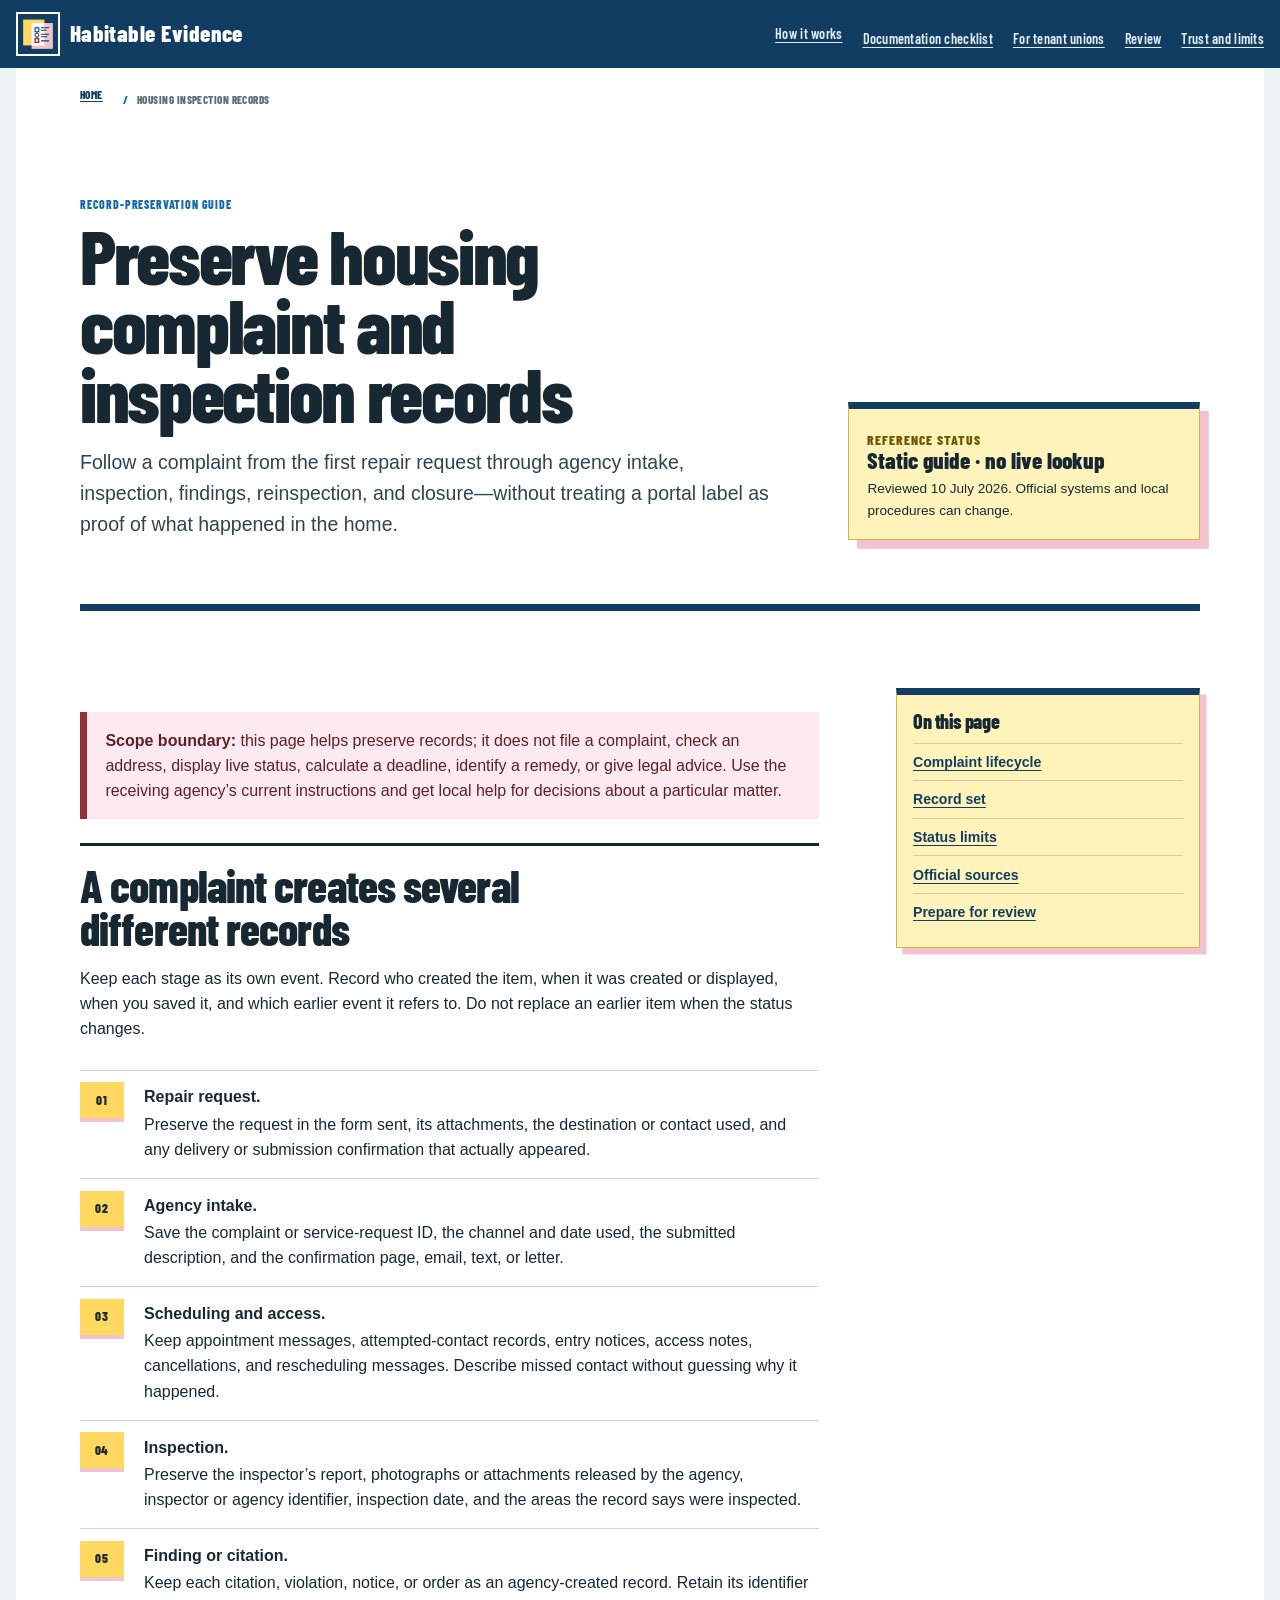
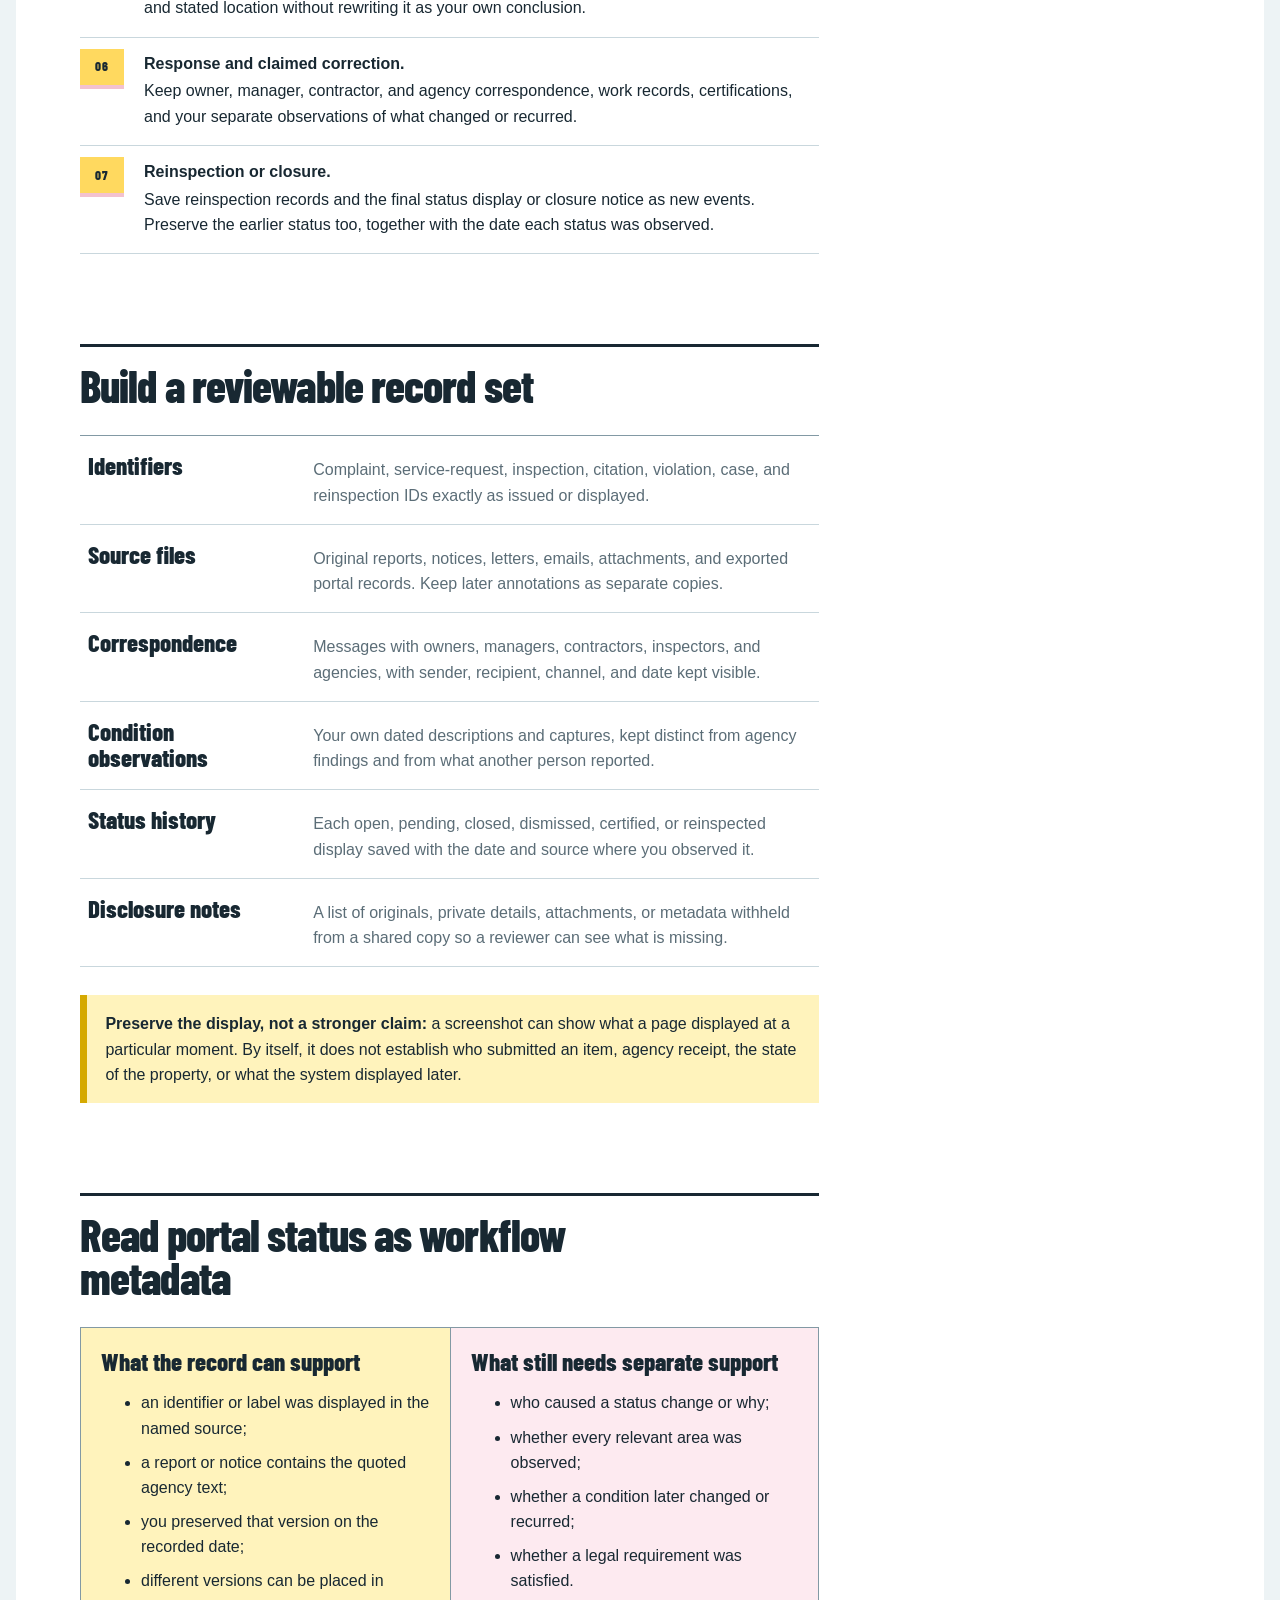
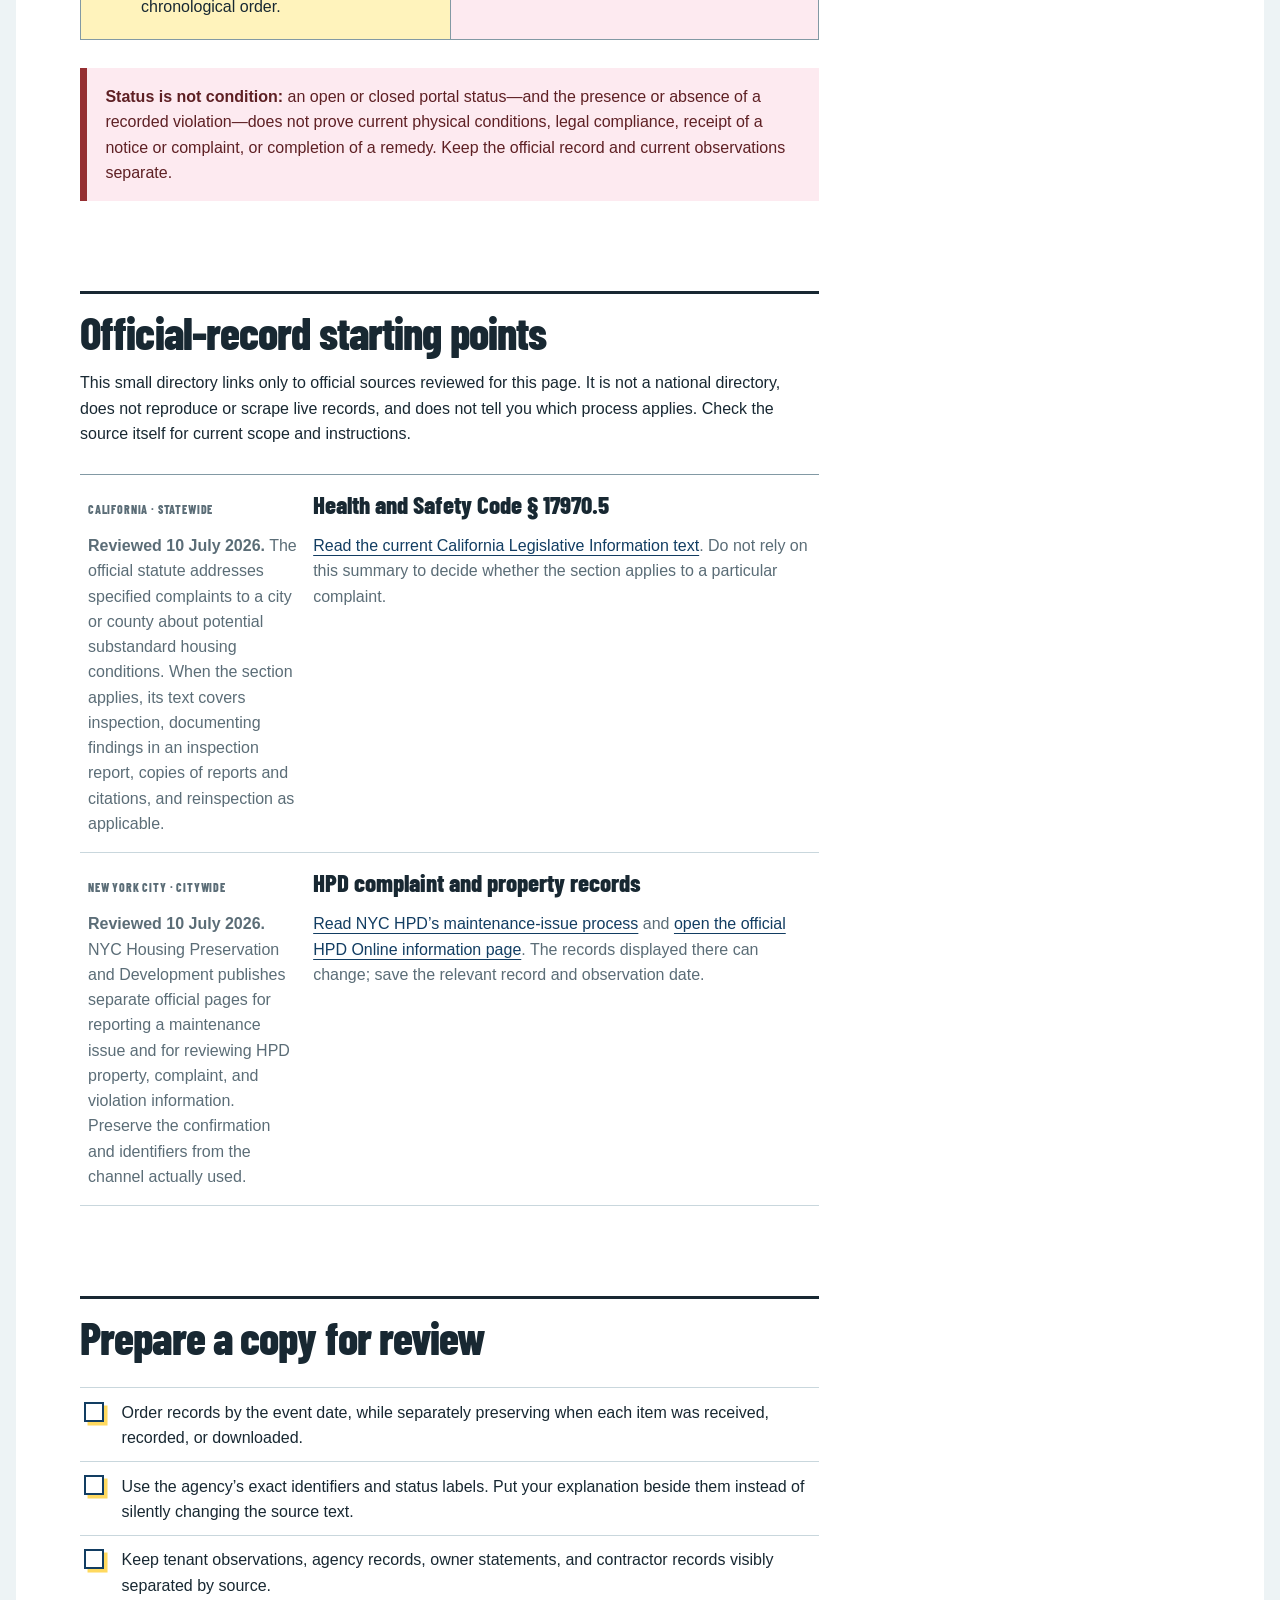
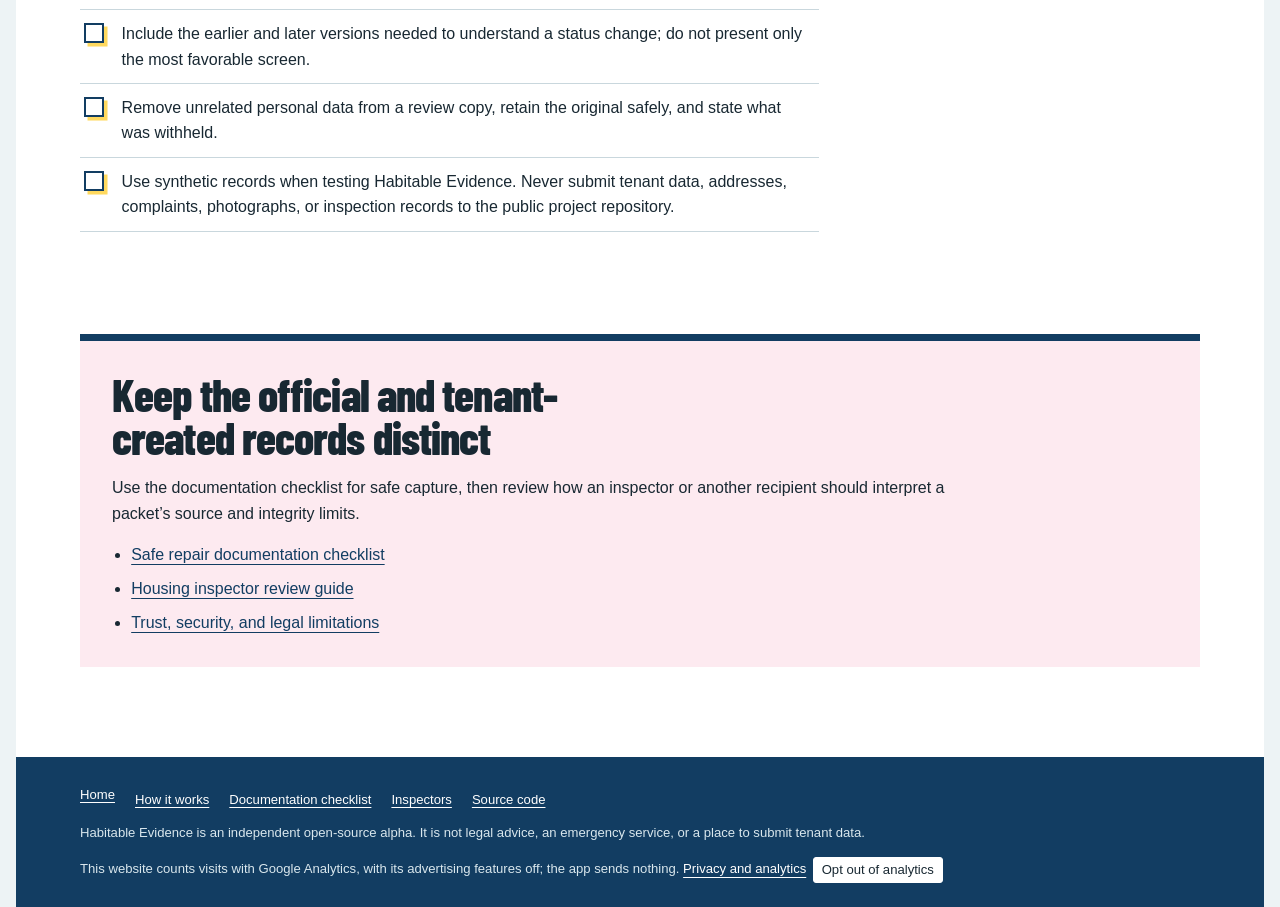
<file: site/guides/housing-inspection-records/index.html>
<!doctype html>
<!-- SPDX-License-Identifier: AGPL-3.0-or-later -->
<html lang="en">
  <head>
    <meta charset="utf-8" />
    <meta name="viewport" content="width=device-width, initial-scale=1" />
    <meta name="theme-color" content="#245b84" />
    <title>Housing Inspection Records Guide | Habitable Evidence</title>
    <meta name="description" content="Learn which housing complaint, inspection, violation, reinspection, and closure records to preserve—and what official portal status cannot prove." />
    <meta name="robots" content="index, follow, max-image-preview:large" />
    <link rel="canonical" href="https://habitable.chelseakr.com/guides/housing-inspection-records/" />
    <link rel="icon" href="../../img/icon.svg" type="image/svg+xml" />
    <link rel="stylesheet" href="../../content.css" />

    <meta property="og:type" content="article" />
    <meta property="og:locale" content="en_US" />
    <meta property="og:site_name" content="Habitable Evidence" />
    <meta property="og:url" content="https://habitable.chelseakr.com/guides/housing-inspection-records/" />
    <meta property="og:title" content="Housing Inspection Records Guide | Habitable Evidence" />
    <meta property="og:description" content="Learn which housing complaint, inspection, violation, reinspection, and closure records to preserve—and what official portal status cannot prove." />
    <meta property="og:image" content="https://habitable.chelseakr.com/img/social-card.png" />
    <meta property="og:image:alt" content="Habitable Evidence: encrypted, tamper-evident habitability documentation and verifiable review packets for tenant unions." />
    <meta name="twitter:card" content="summary_large_image" />
    <meta name="twitter:title" content="Housing Inspection Records Guide | Habitable Evidence" />
    <meta name="twitter:description" content="Learn which housing complaint, inspection, violation, reinspection, and closure records to preserve—and what official portal status cannot prove." />
    <meta name="twitter:image" content="https://habitable.chelseakr.com/img/social-card.png" />
    <meta name="twitter:image:alt" content="Habitable Evidence: encrypted, tamper-evident habitability documentation and verifiable review packets for tenant unions." />

    <script type="application/ld+json">
      {
        "@context": "https://schema.org",
        "@graph": [
          {
            "@type": "Article",
            "@id": "https://habitable.chelseakr.com/guides/housing-inspection-records/#article",
            "headline": "Housing Inspection Records Guide",
            "description": "Learn which housing complaint, inspection, violation, reinspection, and closure records to preserve—and what official portal status cannot prove.",
            "datePublished": "2026-07-10",
            "dateModified": "2026-07-10",
            "inLanguage": "en",
            "author": { "@type": "Person", "name": "Chelsea Kelly-Reif", "url": "https://chelseakr.github.io/" },
            "mainEntityOfPage": "https://habitable.chelseakr.com/guides/housing-inspection-records/",
            "image": "https://habitable.chelseakr.com/img/packet.png"
          },
          {
            "@type": "BreadcrumbList",
            "itemListElement": [
              { "@type": "ListItem", "position": 1, "name": "Habitable Evidence", "item": "https://habitable.chelseakr.com/" },
              { "@type": "ListItem", "position": 2, "name": "Housing inspection records", "item": "https://habitable.chelseakr.com/guides/housing-inspection-records/" }
            ]
          }
        ]
      }
    </script>
    <script src="../../analytics.js" defer></script>
  </head>
  <body>
    <a class="skip" href="#main">Skip to content</a>
    <header class="site-header">
      <a class="brand" href="../../"><img src="../../img/icon.svg" alt="" width="42" height="42" />Habitable Evidence</a>
      <nav class="primary-nav" aria-label="Primary">
        <ul>
          <li><a href="../../how-it-works/">How it works</a></li>
          <li><a href="../../documentation-checklist/">Documentation checklist</a></li>
          <li><a href="../../tenant-unions/">For tenant unions</a></li>
          <li><a href="../../review/">Review</a></li>
          <li><a href="../../trust-limitations/">Trust and limits</a></li>
        </ul>
      </nav>
    </header>

    <main id="main">
      <nav class="breadcrumbs" aria-label="Breadcrumb">
        <ol><li><a href="../../">Home</a></li><li aria-current="page">Housing inspection records</li></ol>
      </nav>

      <article>
        <header class="article-header">
          <div class="article-header-copy">
            <p class="kicker">Record-preservation guide</p>
            <h1>Preserve housing complaint and inspection records</h1>
            <p class="lede">Follow a complaint from the first repair request through agency intake, inspection, findings, reinspection, and closure—without treating a portal label as proof of what happened in the home.</p>
          </div>
          <div class="record-card" role="note" aria-label="Page status">
            <p class="record-label">Reference status</p>
            <strong>Static guide · no live lookup</strong>
            <p>Reviewed <time datetime="2026-07-10">10 July 2026</time>. Official systems and local procedures can change.</p>
          </div>
        </header>

        <div class="layout">
          <div class="article-body">
            <p class="boundary"><strong>Scope boundary:</strong> this page helps preserve records; it does not file a complaint, check an address, display live status, calculate a deadline, identify a remedy, or give legal advice. Use the receiving agency’s current instructions and get local help for decisions about a particular matter.</p>

            <section id="lifecycle" aria-labelledby="lifecycle-h">
              <h2 id="lifecycle-h">A complaint creates several different records</h2>
              <p>Keep each stage as its own event. Record who created the item, when it was created or displayed, when you saved it, and which earlier event it refers to. Do not replace an earlier item when the status changes.</p>
              <ol class="steps">
                <li><strong>Repair request.</strong> Preserve the request in the form sent, its attachments, the destination or contact used, and any delivery or submission confirmation that actually appeared.</li>
                <li><strong>Agency intake.</strong> Save the complaint or service-request ID, the channel and date used, the submitted description, and the confirmation page, email, text, or letter.</li>
                <li><strong>Scheduling and access.</strong> Keep appointment messages, attempted-contact records, entry notices, access notes, cancellations, and rescheduling messages. Describe missed contact without guessing why it happened.</li>
                <li><strong>Inspection.</strong> Preserve the inspector’s report, photographs or attachments released by the agency, inspector or agency identifier, inspection date, and the areas the record says were inspected.</li>
                <li><strong>Finding or citation.</strong> Keep each citation, violation, notice, or order as an agency-created record. Retain its identifier and stated location without rewriting it as your own conclusion.</li>
                <li><strong>Response and claimed correction.</strong> Keep owner, manager, contractor, and agency correspondence, work records, certifications, and your separate observations of what changed or recurred.</li>
                <li><strong>Reinspection or closure.</strong> Save reinspection records and the final status display or closure notice as new events. Preserve the earlier status too, together with the date each status was observed.</li>
              </ol>
            </section>

            <section id="record-set" aria-labelledby="record-set-h">
              <h2 id="record-set-h">Build a reviewable record set</h2>
              <div class="review-grid">
                <div class="review-card"><h3>Identifiers</h3><p>Complaint, service-request, inspection, citation, violation, case, and reinspection IDs exactly as issued or displayed.</p></div>
                <div class="review-card"><h3>Source files</h3><p>Original reports, notices, letters, emails, attachments, and exported portal records. Keep later annotations as separate copies.</p></div>
                <div class="review-card"><h3>Correspondence</h3><p>Messages with owners, managers, contractors, inspectors, and agencies, with sender, recipient, channel, and date kept visible.</p></div>
                <div class="review-card"><h3>Condition observations</h3><p>Your own dated descriptions and captures, kept distinct from agency findings and from what another person reported.</p></div>
                <div class="review-card"><h3>Status history</h3><p>Each open, pending, closed, dismissed, certified, or reinspected display saved with the date and source where you observed it.</p></div>
                <div class="review-card"><h3>Disclosure notes</h3><p>A list of originals, private details, attachments, or metadata withheld from a shared copy so a reviewer can see what is missing.</p></div>
              </div>
              <p class="plain-note"><strong>Preserve the display, not a stronger claim:</strong> a screenshot can show what a page displayed at a particular moment. By itself, it does not establish who submitted an item, agency receipt, the state of the property, or what the system displayed later.</p>
            </section>

            <section id="status" aria-labelledby="status-h">
              <h2 id="status-h">Read portal status as workflow metadata</h2>
              <div class="comparison">
                <div>
                  <h3>What the record can support</h3>
                  <ul>
                    <li>an identifier or label was displayed in the named source;</li>
                    <li>a report or notice contains the quoted agency text;</li>
                    <li>you preserved that version on the recorded date;</li>
                    <li>different versions can be placed in chronological order.</li>
                  </ul>
                </div>
                <div class="limitations">
                  <h3>What still needs separate support</h3>
                  <ul>
                    <li>who caused a status change or why;</li>
                    <li>whether every relevant area was observed;</li>
                    <li>whether a condition later changed or recurred;</li>
                    <li>whether a legal requirement was satisfied.</li>
                  </ul>
                </div>
              </div>
              <p class="safety-note"><strong>Status is not condition:</strong> an open or closed portal status—and the presence or absence of a recorded violation—does not prove current physical conditions, legal compliance, receipt of a notice or complaint, or completion of a remedy. Keep the official record and current observations separate.</p>
            </section>

            <section id="directory" aria-labelledby="directory-h">
              <h2 id="directory-h">Official-record starting points</h2>
              <p>This small directory links only to official sources reviewed for this page. It is not a national directory, does not reproduce or scrape live records, and does not tell you which process applies. Check the source itself for current scope and instructions.</p>
              <div class="review-grid">
                <article class="review-card">
                  <p class="record-label">California · statewide</p>
                  <h3>Health and Safety Code § 17970.5</h3>
                  <p><strong>Reviewed <time datetime="2026-07-10">10 July 2026.</time></strong> The official statute addresses specified complaints to a city or county about potential substandard housing conditions. When the section applies, its text covers inspection, documenting findings in an inspection report, copies of reports and citations, and reinspection as applicable.</p>
                  <p><a href="https://leginfo.legislature.ca.gov/faces/codes_displayText.xhtml?article=2.&amp;chapter=5.&amp;division=13.&amp;lawCode=HSC&amp;part=1.5.&amp;title=">Read the current California Legislative Information text</a>. Do not rely on this summary to decide whether the section applies to a particular complaint.</p>
                </article>
                <article class="review-card">
                  <p class="record-label">New York City · citywide</p>
                  <h3>HPD complaint and property records</h3>
                  <p><strong>Reviewed <time datetime="2026-07-10">10 July 2026.</time></strong> NYC Housing Preservation and Development publishes separate official pages for reporting a maintenance issue and for reviewing HPD property, complaint, and violation information. Preserve the confirmation and identifiers from the channel actually used.</p>
                  <p><a href="https://www.nyc.gov/site/hpd/services-and-information/report-a-maintenance-issue.page">Read NYC HPD’s maintenance-issue process</a> and <a href="https://www.nyc.gov/site/hpd/about/hpd-online.page?no_journeys=true">open the official HPD Online information page</a>. The records displayed there can change; save the relevant record and observation date.</p>
                </article>
              </div>
            </section>

            <section id="organize" aria-labelledby="organize-h">
              <h2 id="organize-h">Prepare a copy for review</h2>
              <ul class="checklist">
                <li>Order records by the event date, while separately preserving when each item was received, recorded, or downloaded.</li>
                <li>Use the agency’s exact identifiers and status labels. Put your explanation beside them instead of silently changing the source text.</li>
                <li>Keep tenant observations, agency records, owner statements, and contractor records visibly separated by source.</li>
                <li>Include the earlier and later versions needed to understand a status change; do not present only the most favorable screen.</li>
                <li>Remove unrelated personal data from a review copy, retain the original safely, and state what was withheld.</li>
                <li>Use synthetic records when testing Habitable Evidence. Never submit tenant data, addresses, complaints, photographs, or inspection records to the public project repository.</li>
              </ul>
            </section>
          </div>

          <nav class="side-nav" aria-label="On this page">
            <h2>On this page</h2>
            <ul>
              <li><a href="#lifecycle">Complaint lifecycle</a></li>
              <li><a href="#record-set">Record set</a></li>
              <li><a href="#status">Status limits</a></li>
              <li><a href="#directory">Official sources</a></li>
              <li><a href="#organize">Prepare for review</a></li>
            </ul>
          </nav>
        </div>

        <aside class="related" aria-labelledby="related-h">
          <h2 id="related-h">Keep the official and tenant-created records distinct</h2>
          <p>Use the documentation checklist for safe capture, then review how an inspector or another recipient should interpret a packet’s source and integrity limits.</p>
          <ul><li><a href="../../documentation-checklist/">Safe repair documentation checklist</a></li><li><a href="../../inspectors-code-enforcement/">Housing inspector review guide</a></li><li><a href="../../trust-limitations/">Trust, security, and legal limitations</a></li></ul>
        </aside>
      </article>
    </main>

    <footer>
      <ul class="footer-links"><li><a href="../../">Home</a></li><li><a href="../../how-it-works/">How it works</a></li><li><a href="../../documentation-checklist/">Documentation checklist</a></li><li><a href="../../inspectors-code-enforcement/">Inspectors</a></li><li><a href="https://github.com/ChelseaKR/habitable">Source code</a></li></ul>
      <p>Habitable Evidence is an independent open-source alpha. It is not legal advice, an emergency service, or a place to submit tenant data.</p>
      <p class="analytics-note">This website counts visits with Google Analytics, with its advertising features off; the app sends nothing. <a href="../../trust-limitations/#analytics">Privacy and analytics</a><span class="analytics-opt-out" hidden></span></p>
    </footer>
  </body>
</html>
</file>
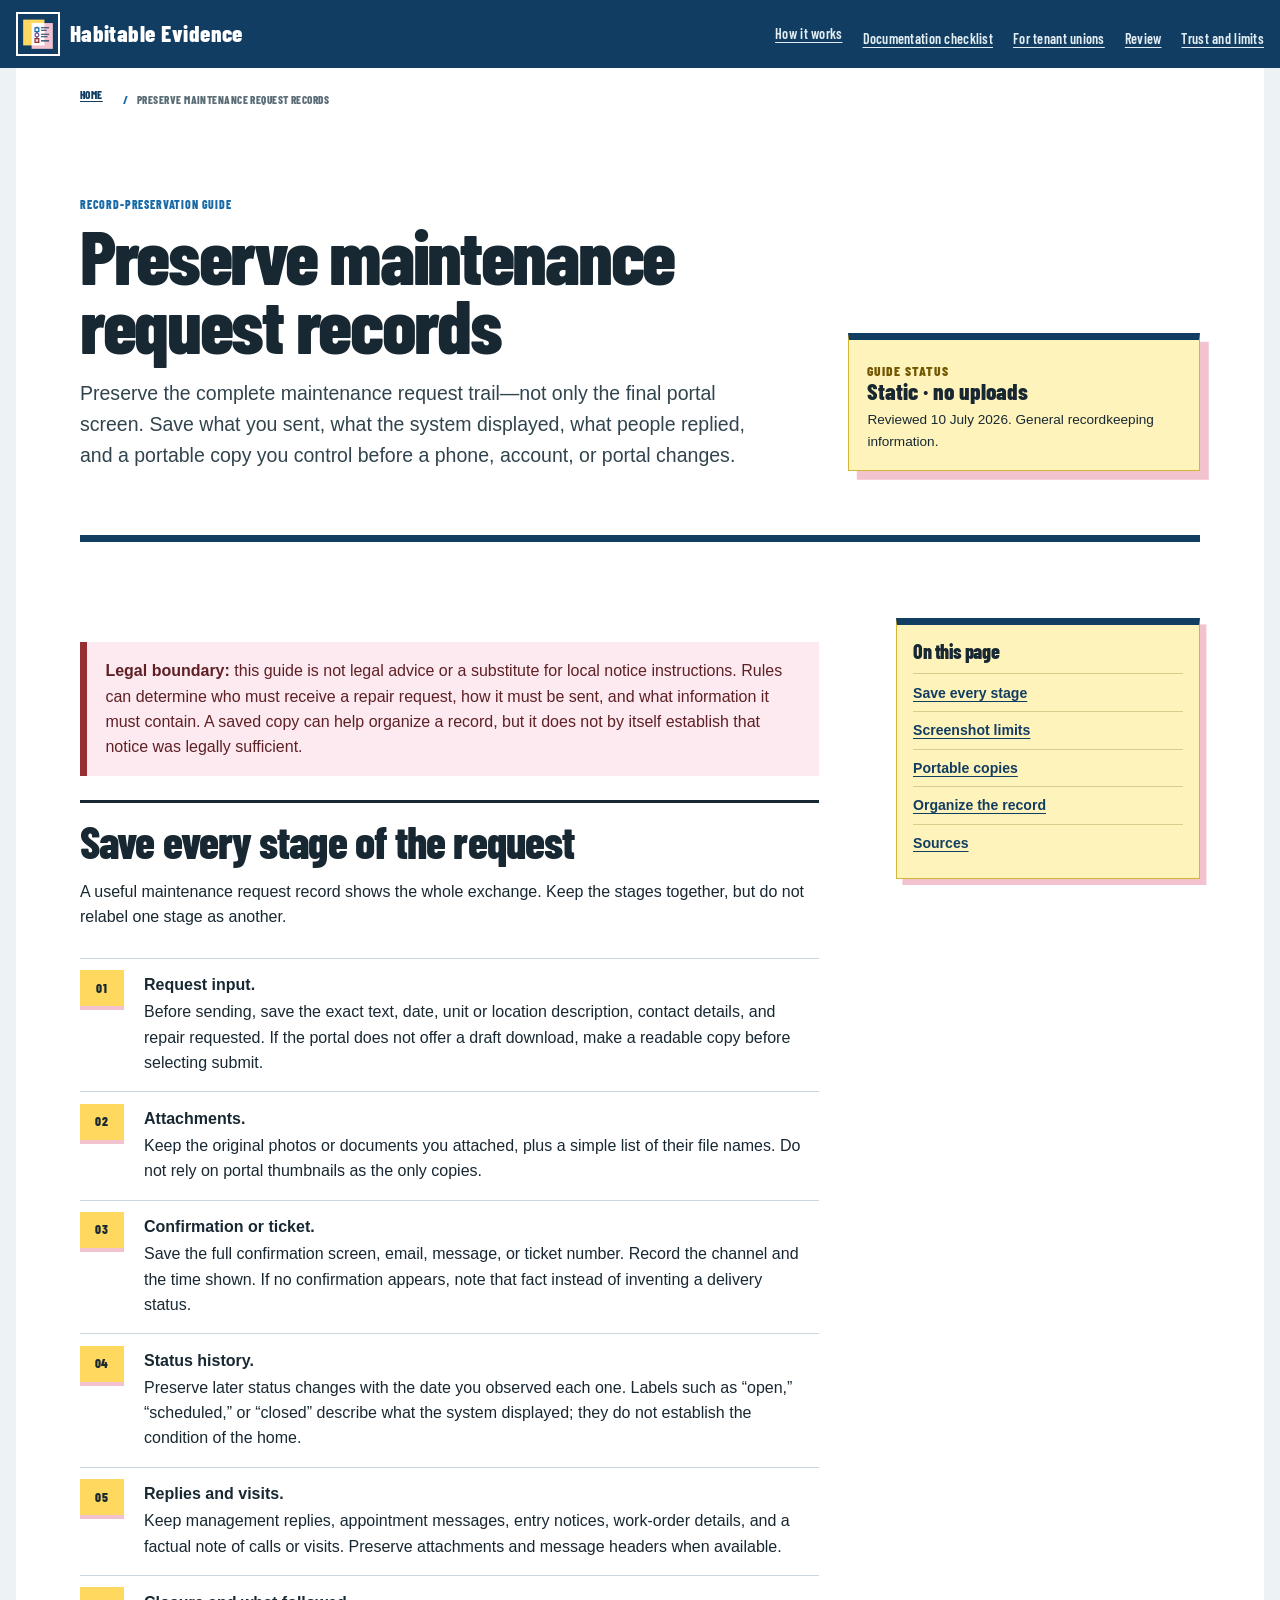
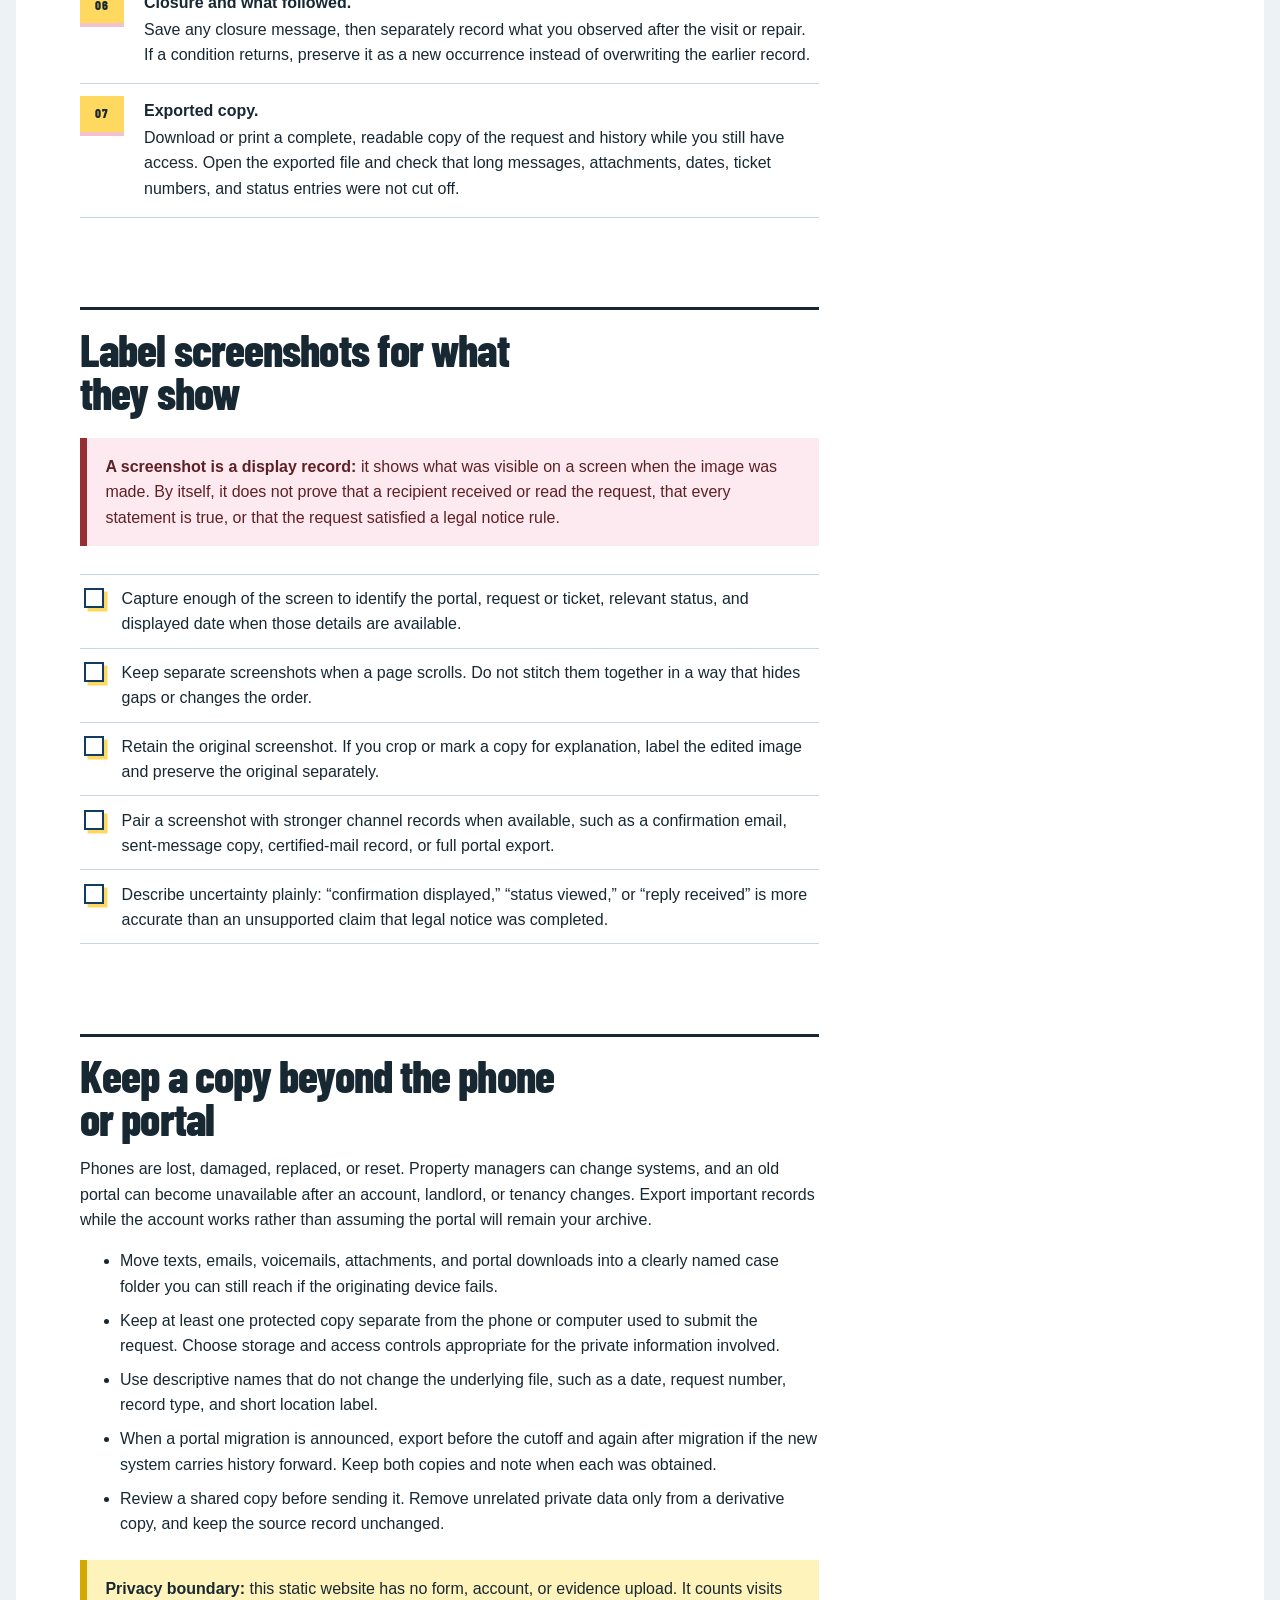
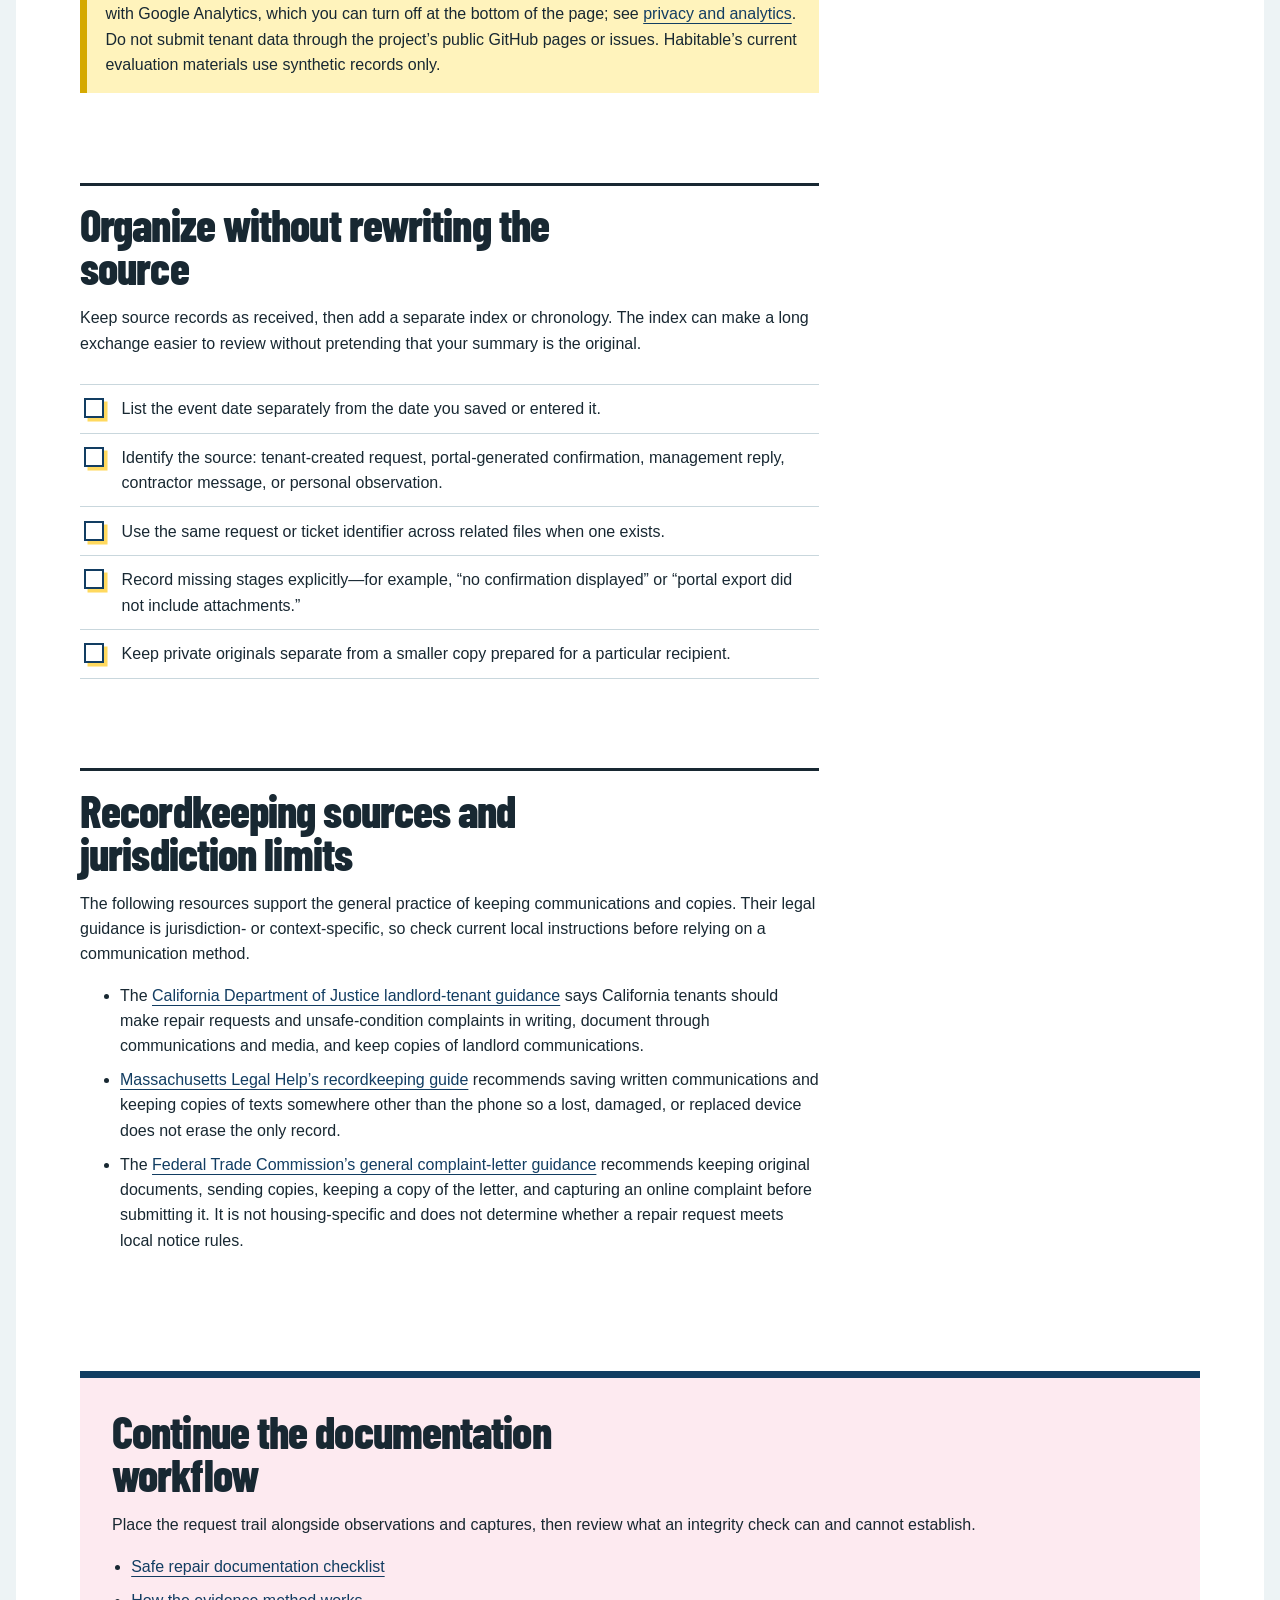
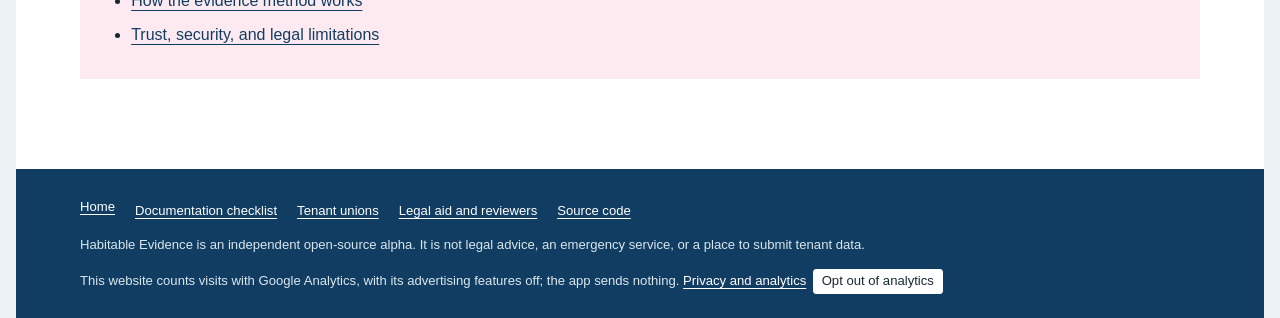
<file: site/guides/preserve-maintenance-request-records/index.html>
<!doctype html>
<!-- SPDX-License-Identifier: AGPL-3.0-or-later -->
<html lang="en">
  <head>
    <meta charset="utf-8" />
    <meta name="viewport" content="width=device-width, initial-scale=1" />
    <meta name="theme-color" content="#245b84" />
    <title>Preserve Maintenance Request Records | Habitable Evidence</title>
    <meta name="description" content="Preserve maintenance request records, attachments, confirmations, replies, status history, and exported copies before a phone or portal changes." />
    <meta name="robots" content="index, follow, max-image-preview:large" />
    <link rel="canonical" href="https://habitable.chelseakr.com/guides/preserve-maintenance-request-records/" />
    <link rel="icon" href="../../img/icon.svg" type="image/svg+xml" />
    <link rel="stylesheet" href="../../content.css" />

    <meta property="og:type" content="article" />
    <meta property="og:locale" content="en_US" />
    <meta property="og:site_name" content="Habitable Evidence" />
    <meta property="og:url" content="https://habitable.chelseakr.com/guides/preserve-maintenance-request-records/" />
    <meta property="og:title" content="Preserve Maintenance Request Records | Habitable Evidence" />
    <meta property="og:description" content="Preserve maintenance request records, attachments, confirmations, replies, status history, and exported copies before a phone or portal changes." />
    <meta property="og:image" content="https://habitable.chelseakr.com/img/social-card.png" />
    <meta property="og:image:alt" content="Habitable Evidence: encrypted, tamper-evident habitability documentation and verifiable review packets for tenant unions." />
    <meta name="twitter:card" content="summary_large_image" />
    <meta name="twitter:title" content="Preserve Maintenance Request Records | Habitable Evidence" />
    <meta name="twitter:description" content="Preserve maintenance request records, attachments, confirmations, replies, status history, and exported copies before a phone or portal changes." />
    <meta name="twitter:image" content="https://habitable.chelseakr.com/img/social-card.png" />
    <meta name="twitter:image:alt" content="Habitable Evidence: encrypted, tamper-evident habitability documentation and verifiable review packets for tenant unions." />

    <script type="application/ld+json">
      {
        "@context": "https://schema.org",
        "@graph": [
          {
            "@type": "Article",
            "@id": "https://habitable.chelseakr.com/guides/preserve-maintenance-request-records/#article",
            "headline": "Preserve Maintenance Request Records",
            "description": "Preserve maintenance request records, attachments, confirmations, replies, status history, and exported copies before a phone or portal changes.",
            "datePublished": "2026-07-10",
            "dateModified": "2026-07-10",
            "inLanguage": "en",
            "author": { "@type": "Person", "name": "Chelsea Kelly-Reif", "url": "https://chelseakr.github.io/" },
            "mainEntityOfPage": "https://habitable.chelseakr.com/guides/preserve-maintenance-request-records/",
            "image": "https://habitable.chelseakr.com/img/app-en.png"
          },
          {
            "@type": "BreadcrumbList",
            "itemListElement": [
              { "@type": "ListItem", "position": 1, "name": "Habitable Evidence", "item": "https://habitable.chelseakr.com/" },
              { "@type": "ListItem", "position": 2, "name": "Preserve maintenance request records", "item": "https://habitable.chelseakr.com/guides/preserve-maintenance-request-records/" }
            ]
          }
        ]
      }
    </script>
    <script src="../../analytics.js" defer></script>
  </head>
  <body>
    <a class="skip" href="#main">Skip to content</a>
    <header class="site-header">
      <a class="brand" href="../../"><img src="../../img/icon.svg" alt="" width="42" height="42" />Habitable Evidence</a>
      <nav class="primary-nav" aria-label="Primary">
        <ul>
          <li><a href="../../how-it-works/">How it works</a></li>
          <li><a href="../../documentation-checklist/">Documentation checklist</a></li>
          <li><a href="../../tenant-unions/">For tenant unions</a></li>
          <li><a href="../../review/">Review</a></li>
          <li><a href="../../trust-limitations/">Trust and limits</a></li>
        </ul>
      </nav>
    </header>

    <main id="main">
      <nav class="breadcrumbs" aria-label="Breadcrumb">
        <ol><li><a href="../../">Home</a></li><li aria-current="page">Preserve maintenance request records</li></ol>
      </nav>

      <article>
        <header class="article-header">
          <div class="article-header-copy">
            <p class="kicker">Record-preservation guide</p>
            <h1>Preserve maintenance request records</h1>
            <p class="lede">Preserve the complete maintenance request trail—not only the final portal screen. Save what you sent, what the system displayed, what people replied, and a portable copy you control before a phone, account, or portal changes.</p>
          </div>
          <div class="record-card" role="note" aria-label="Page status">
            <p class="record-label">Guide status</p>
            <strong>Static · no uploads</strong>
            <p>Reviewed 10 July 2026. General recordkeeping information.</p>
          </div>
        </header>

        <div class="layout">
          <div class="article-body">
            <p class="boundary"><strong>Legal boundary:</strong> this guide is not legal advice or a substitute for local notice instructions. Rules can determine who must receive a repair request, how it must be sent, and what information it must contain. A saved copy can help organize a record, but it does not by itself establish that notice was legally sufficient.</p>

            <section id="complete-record" aria-labelledby="complete-record-h">
              <h2 id="complete-record-h">Save every stage of the request</h2>
              <p>A useful maintenance request record shows the whole exchange. Keep the stages together, but do not relabel one stage as another.</p>
              <ol class="steps">
                <li><strong>Request input.</strong> Before sending, save the exact text, date, unit or location description, contact details, and repair requested. If the portal does not offer a draft download, make a readable copy before selecting submit.</li>
                <li><strong>Attachments.</strong> Keep the original photos or documents you attached, plus a simple list of their file names. Do not rely on portal thumbnails as the only copies.</li>
                <li><strong>Confirmation or ticket.</strong> Save the full confirmation screen, email, message, or ticket number. Record the channel and the time shown. If no confirmation appears, note that fact instead of inventing a delivery status.</li>
                <li><strong>Status history.</strong> Preserve later status changes with the date you observed each one. Labels such as “open,” “scheduled,” or “closed” describe what the system displayed; they do not establish the condition of the home.</li>
                <li><strong>Replies and visits.</strong> Keep management replies, appointment messages, entry notices, work-order details, and a factual note of calls or visits. Preserve attachments and message headers when available.</li>
                <li><strong>Closure and what followed.</strong> Save any closure message, then separately record what you observed after the visit or repair. If a condition returns, preserve it as a new occurrence instead of overwriting the earlier record.</li>
                <li><strong>Exported copy.</strong> Download or print a complete, readable copy of the request and history while you still have access. Open the exported file and check that long messages, attachments, dates, ticket numbers, and status entries were not cut off.</li>
              </ol>
            </section>

            <section id="screenshots" aria-labelledby="screenshots-h">
              <h2 id="screenshots-h">Label screenshots for what they show</h2>
              <p class="safety-note"><strong>A screenshot is a display record:</strong> it shows what was visible on a screen when the image was made. By itself, it does not prove that a recipient received or read the request, that every statement is true, or that the request satisfied a legal notice rule.</p>
              <ul class="checklist">
                <li>Capture enough of the screen to identify the portal, request or ticket, relevant status, and displayed date when those details are available.</li>
                <li>Keep separate screenshots when a page scrolls. Do not stitch them together in a way that hides gaps or changes the order.</li>
                <li>Retain the original screenshot. If you crop or mark a copy for explanation, label the edited image and preserve the original separately.</li>
                <li>Pair a screenshot with stronger channel records when available, such as a confirmation email, sent-message copy, certified-mail record, or full portal export.</li>
                <li>Describe uncertainty plainly: “confirmation displayed,” “status viewed,” or “reply received” is more accurate than an unsupported claim that legal notice was completed.</li>
              </ul>
            </section>

            <section id="portable-copy" aria-labelledby="portable-copy-h">
              <h2 id="portable-copy-h">Keep a copy beyond the phone or portal</h2>
              <p>Phones are lost, damaged, replaced, or reset. Property managers can change systems, and an old portal can become unavailable after an account, landlord, or tenancy changes. Export important records while the account works rather than assuming the portal will remain your archive.</p>
              <ul>
                <li>Move texts, emails, voicemails, attachments, and portal downloads into a clearly named case folder you can still reach if the originating device fails.</li>
                <li>Keep at least one protected copy separate from the phone or computer used to submit the request. Choose storage and access controls appropriate for the private information involved.</li>
                <li>Use descriptive names that do not change the underlying file, such as a date, request number, record type, and short location label.</li>
                <li>When a portal migration is announced, export before the cutoff and again after migration if the new system carries history forward. Keep both copies and note when each was obtained.</li>
                <li>Review a shared copy before sending it. Remove unrelated private data only from a derivative copy, and keep the source record unchanged.</li>
              </ul>
              <p class="plain-note"><strong>Privacy boundary:</strong> this static website has no form, account, or evidence upload. It counts visits with Google Analytics, which you can turn off at the bottom of the page; see <a href="../../trust-limitations/#analytics">privacy and analytics</a>. Do not submit tenant data through the project’s public GitHub pages or issues. Habitable’s current evaluation materials use synthetic records only.</p>
            </section>

            <section id="organize" aria-labelledby="organize-h">
              <h2 id="organize-h">Organize without rewriting the source</h2>
              <p>Keep source records as received, then add a separate index or chronology. The index can make a long exchange easier to review without pretending that your summary is the original.</p>
              <ul class="checklist">
                <li>List the event date separately from the date you saved or entered it.</li>
                <li>Identify the source: tenant-created request, portal-generated confirmation, management reply, contractor message, or personal observation.</li>
                <li>Use the same request or ticket identifier across related files when one exists.</li>
                <li>Record missing stages explicitly—for example, “no confirmation displayed” or “portal export did not include attachments.”</li>
                <li>Keep private originals separate from a smaller copy prepared for a particular recipient.</li>
              </ul>
            </section>

            <section id="sources" aria-labelledby="sources-h">
              <h2 id="sources-h">Recordkeeping sources and jurisdiction limits</h2>
              <p>The following resources support the general practice of keeping communications and copies. Their legal guidance is jurisdiction- or context-specific, so check current local instructions before relying on a communication method.</p>
              <ul>
                <li>The <a href="https://oag.ca.gov/node/554793">California Department of Justice landlord-tenant guidance</a> says California tenants should make repair requests and unsafe-condition complaints in writing, document through communications and media, and keep copies of landlord communications.</li>
                <li><a href="https://www.masslegalhelp.org/housing-apartments-shelter/tenants-rights/keep-records-now-avoid-problems-later">Massachusetts Legal Help’s recordkeeping guide</a> recommends saving written communications and keeping copies of texts somewhere other than the phone so a lost, damaged, or replaced device does not erase the only record.</li>
                <li>The <a href="https://consumer.ftc.gov/articles/sample-customer-complaint-letter">Federal Trade Commission’s general complaint-letter guidance</a> recommends keeping original documents, sending copies, keeping a copy of the letter, and capturing an online complaint before submitting it. It is not housing-specific and does not determine whether a repair request meets local notice rules.</li>
              </ul>
            </section>
          </div>

          <nav class="side-nav" aria-label="On this page">
            <h2>On this page</h2>
            <ul>
              <li><a href="#complete-record">Save every stage</a></li>
              <li><a href="#screenshots">Screenshot limits</a></li>
              <li><a href="#portable-copy">Portable copies</a></li>
              <li><a href="#organize">Organize the record</a></li>
              <li><a href="#sources">Sources</a></li>
            </ul>
          </nav>
        </div>

        <aside class="related" aria-labelledby="related-h">
          <h2 id="related-h">Continue the documentation workflow</h2>
          <p>Place the request trail alongside observations and captures, then review what an integrity check can and cannot establish.</p>
          <ul><li><a href="../../documentation-checklist/">Safe repair documentation checklist</a></li><li><a href="../../how-it-works/">How the evidence method works</a></li><li><a href="../../trust-limitations/">Trust, security, and legal limitations</a></li></ul>
        </aside>
      </article>
    </main>

    <footer>
      <ul class="footer-links"><li><a href="../../">Home</a></li><li><a href="../../documentation-checklist/">Documentation checklist</a></li><li><a href="../../tenant-unions/">Tenant unions</a></li><li><a href="../../legal-aid-reviewers/">Legal aid and reviewers</a></li><li><a href="https://github.com/ChelseaKR/habitable">Source code</a></li></ul>
      <p>Habitable Evidence is an independent open-source alpha. It is not legal advice, an emergency service, or a place to submit tenant data.</p>
      <p class="analytics-note">This website counts visits with Google Analytics, with its advertising features off; the app sends nothing. <a href="../../trust-limitations/#analytics">Privacy and analytics</a><span class="analytics-opt-out" hidden></span></p>
    </footer>
  </body>
</html>
</file>
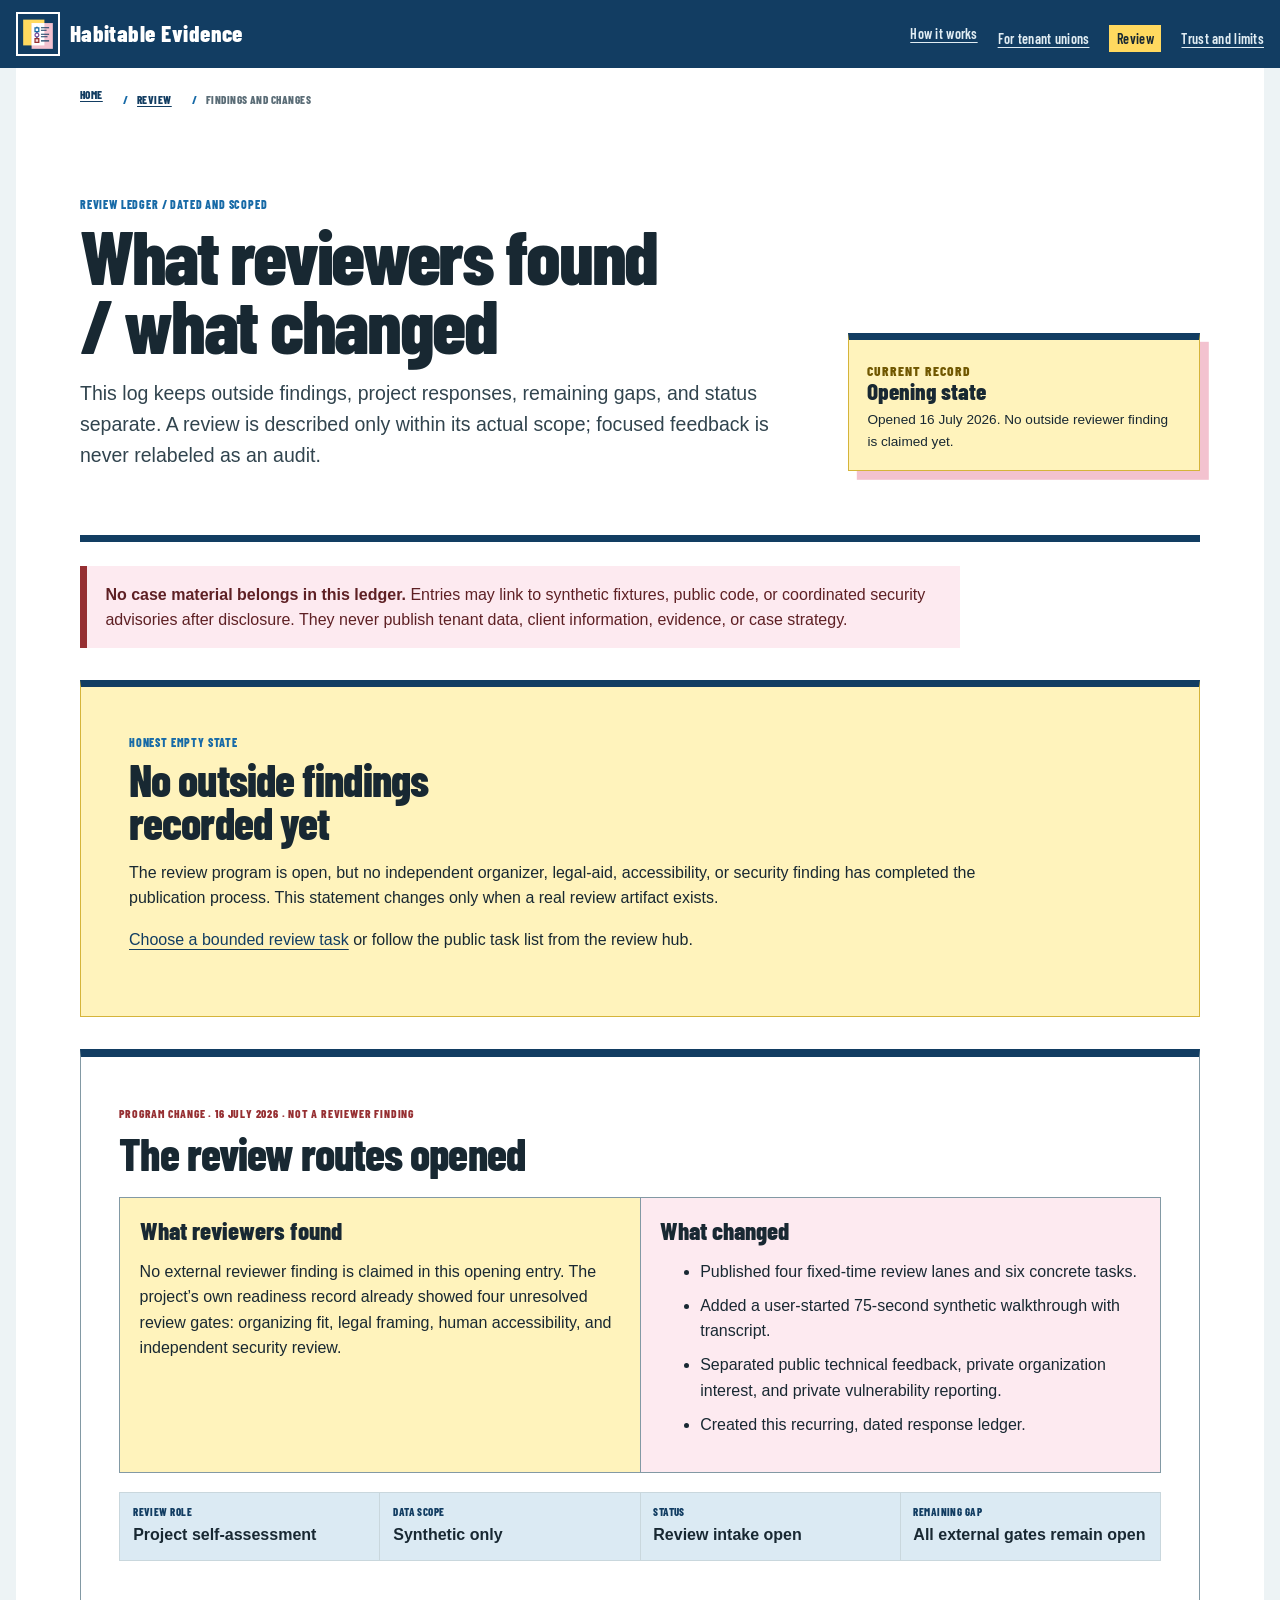
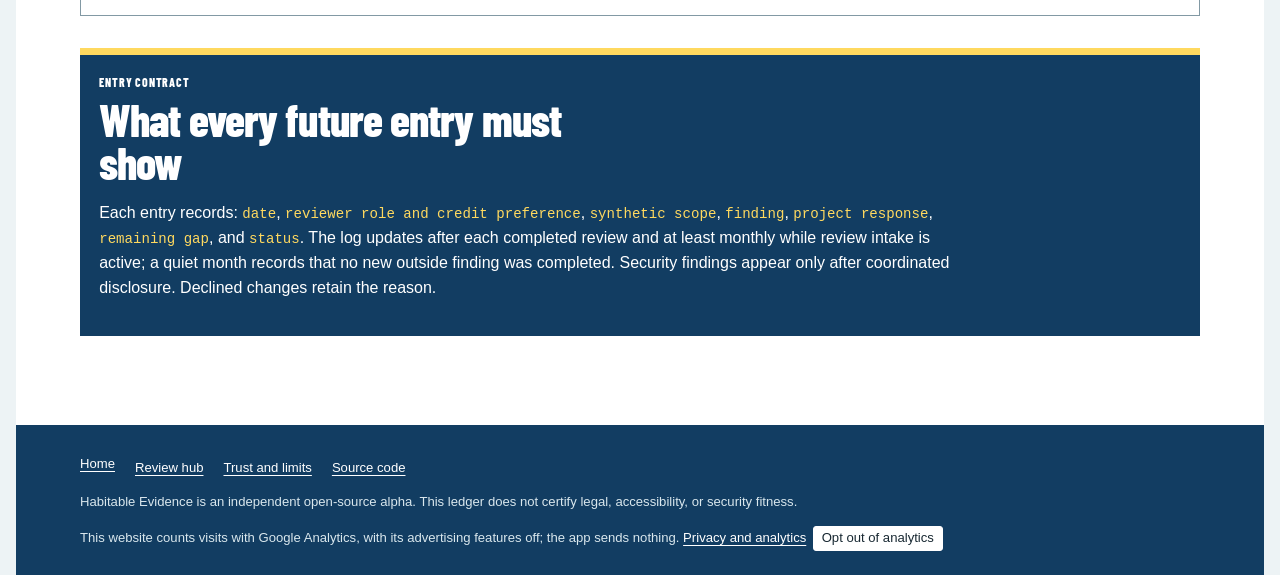
<file: site/review/changes/index.html>
<!doctype html>
<!-- SPDX-License-Identifier: AGPL-3.0-or-later -->
<html lang="en">
  <head>
    <meta charset="utf-8" />
    <meta name="viewport" content="width=device-width, initial-scale=1" />
    <meta name="theme-color" content="#245b84" />
    <title>Reviewer Findings &amp; Changes | Habitable Evidence</title>
    <meta name="description" content="A dated Habitable Evidence log separating bounded reviewer findings, project changes, remaining gaps, status, and review scope." />
    <meta name="robots" content="index, follow, max-image-preview:large" />
    <link rel="canonical" href="https://habitable.chelseakr.com/review/changes/" />
    <link rel="icon" href="../../img/icon.svg" type="image/svg+xml" />
    <link rel="stylesheet" href="../../content.css" />
    <link rel="stylesheet" href="../review.css" />
    <meta property="og:type" content="website" />
    <meta property="og:locale" content="en_US" />
    <meta property="og:site_name" content="Habitable Evidence" />
    <meta property="og:url" content="https://habitable.chelseakr.com/review/changes/" />
    <meta property="og:title" content="Reviewer Findings &amp; Changes | Habitable Evidence" />
    <meta property="og:description" content="A dated Habitable Evidence log separating bounded reviewer findings, project changes, remaining gaps, status, and review scope." />
    <meta property="og:image" content="https://habitable.chelseakr.com/img/social-card.png" />
    <meta property="og:image:alt" content="Habitable Evidence: encrypted, tamper-evident habitability documentation and verifiable review packets for tenant unions." />
    <meta name="twitter:card" content="summary_large_image" />
    <meta name="twitter:title" content="Reviewer Findings &amp; Changes | Habitable Evidence" />
    <meta name="twitter:description" content="A dated Habitable Evidence log separating bounded reviewer findings, project changes, remaining gaps, status, and review scope." />
    <meta name="twitter:image" content="https://habitable.chelseakr.com/img/social-card.png" />
    <meta name="twitter:image:alt" content="Habitable Evidence: encrypted, tamper-evident habitability documentation and verifiable review packets for tenant unions." />
    <script type="application/ld+json">
      {
        "@context": "https://schema.org",
        "@graph": [
          {
            "@type": "WebPage",
            "@id": "https://habitable.chelseakr.com/review/changes/#webpage",
            "name": "Reviewer Findings and Changes",
            "description": "A dated Habitable Evidence log separating bounded reviewer findings, project changes, remaining gaps, status, and review scope.",
            "datePublished": "2026-07-16",
            "dateModified": "2026-07-16",
            "inLanguage": "en",
            "mainEntityOfPage": "https://habitable.chelseakr.com/review/changes/"
          },
          {
            "@type": "BreadcrumbList",
            "itemListElement": [
              { "@type": "ListItem", "position": 1, "name": "Habitable Evidence", "item": "https://habitable.chelseakr.com/" },
              { "@type": "ListItem", "position": 2, "name": "Review", "item": "https://habitable.chelseakr.com/review/" },
              { "@type": "ListItem", "position": 3, "name": "Findings and changes", "item": "https://habitable.chelseakr.com/review/changes/" }
            ]
          }
        ]
      }
    </script>
    <script src="../../analytics.js" defer></script>
  </head>
  <body>
    <a class="skip" href="#main">Skip to content</a>
    <header class="site-header">
      <a class="brand" href="../../"><img src="../../img/icon.svg" alt="" width="42" height="42" />Habitable Evidence</a>
      <nav class="primary-nav" aria-label="Primary">
        <ul><li><a href="../../how-it-works/">How it works</a></li><li><a href="../../tenant-unions/">For tenant unions</a></li><li><a aria-current="page" href="../">Review</a></li><li><a href="../../trust-limitations/">Trust and limits</a></li></ul>
      </nav>
    </header>
    <main id="main">
      <nav class="breadcrumbs" aria-label="Breadcrumb"><ol><li><a href="../../">Home</a></li><li><a href="../">Review</a></li><li aria-current="page">Findings and changes</li></ol></nav>
      <article>
        <header class="article-header">
          <div class="article-header-copy"><p class="kicker">Review ledger / dated and scoped</p><h1>What reviewers found / what changed</h1><p class="lede">This log keeps outside findings, project responses, remaining gaps, and status separate. A review is described only within its actual scope; focused feedback is never relabeled as an audit.</p></div>
          <div class="record-card" role="note" aria-label="Log status"><p class="record-label">Current record</p><strong>Opening state</strong><p>Opened 16 July 2026. No outside reviewer finding is claimed yet.</p></div>
        </header>
        <p class="boundary"><strong>No case material belongs in this ledger.</strong> Entries may link to synthetic fixtures, public code, or coordinated security advisories after disclosure. They never publish tenant data, client information, evidence, or case strategy.</p>

        <section class="ledger-empty" aria-labelledby="empty-h">
          <p class="kicker">Honest empty state</p>
          <h2 id="empty-h">No outside findings recorded yet</h2>
          <p>The review program is open, but no independent organizer, legal-aid, accessibility, or security finding has completed the publication process. This statement changes only when a real review artifact exists.</p>
          <p><a href="../">Choose a bounded review task</a> or follow the public task list from the review hub.</p>
        </section>

        <section class="ledger-entry program-entry" aria-labelledby="opening-h">
          <p class="ledger-status">Program change · 16 July 2026 · not a reviewer finding</p>
          <h2 id="opening-h">The review routes opened</h2>
          <div class="ledger-pair">
            <div><h3>What reviewers found</h3><p>No external reviewer finding is claimed in this opening entry. The project’s own readiness record already showed four unresolved review gates: organizing fit, legal framing, human accessibility, and independent security review.</p></div>
            <div><h3>What changed</h3><ul><li>Published four fixed-time review lanes and six concrete tasks.</li><li>Added a user-started 75-second synthetic walkthrough with transcript.</li><li>Separated public technical feedback, private organization interest, and private vulnerability reporting.</li><li>Created this recurring, dated response ledger.</li></ul></div>
          </div>
          <dl class="ledger-fields"><div><dt>Review role</dt><dd>Project self-assessment</dd></div><div><dt>Data scope</dt><dd>Synthetic only</dd></div><div><dt>Status</dt><dd>Review intake open</dd></div><div><dt>Remaining gap</dt><dd>All external gates remain open</dd></div></dl>
        </section>

        <section class="ledger-template" aria-labelledby="template-h">
          <p class="kicker">Entry contract</p>
          <h2 id="template-h">What every future entry must show</h2>
          <p>Each entry records: <code>date</code>, <code>reviewer role and credit preference</code>, <code>synthetic scope</code>, <code>finding</code>, <code>project response</code>, <code>remaining gap</code>, and <code>status</code>. The log updates after each completed review and at least monthly while review intake is active; a quiet month records that no new outside finding was completed. Security findings appear only after coordinated disclosure. Declined changes retain the reason.</p>
        </section>
      </article>
    </main>
    <footer><ul class="footer-links"><li><a href="../../">Home</a></li><li><a href="../">Review hub</a></li><li><a href="../../trust-limitations/">Trust and limits</a></li><li><a href="https://github.com/ChelseaKR/habitable">Source code</a></li></ul><p>Habitable Evidence is an independent open-source alpha. This ledger does not certify legal, accessibility, or security fitness.</p><p class="analytics-note">This website counts visits with Google Analytics, with its advertising features off; the app sends nothing. <a href="../../trust-limitations/#analytics">Privacy and analytics</a><span class="analytics-opt-out" hidden></span></p></footer>
  </body>
</html>
</file>
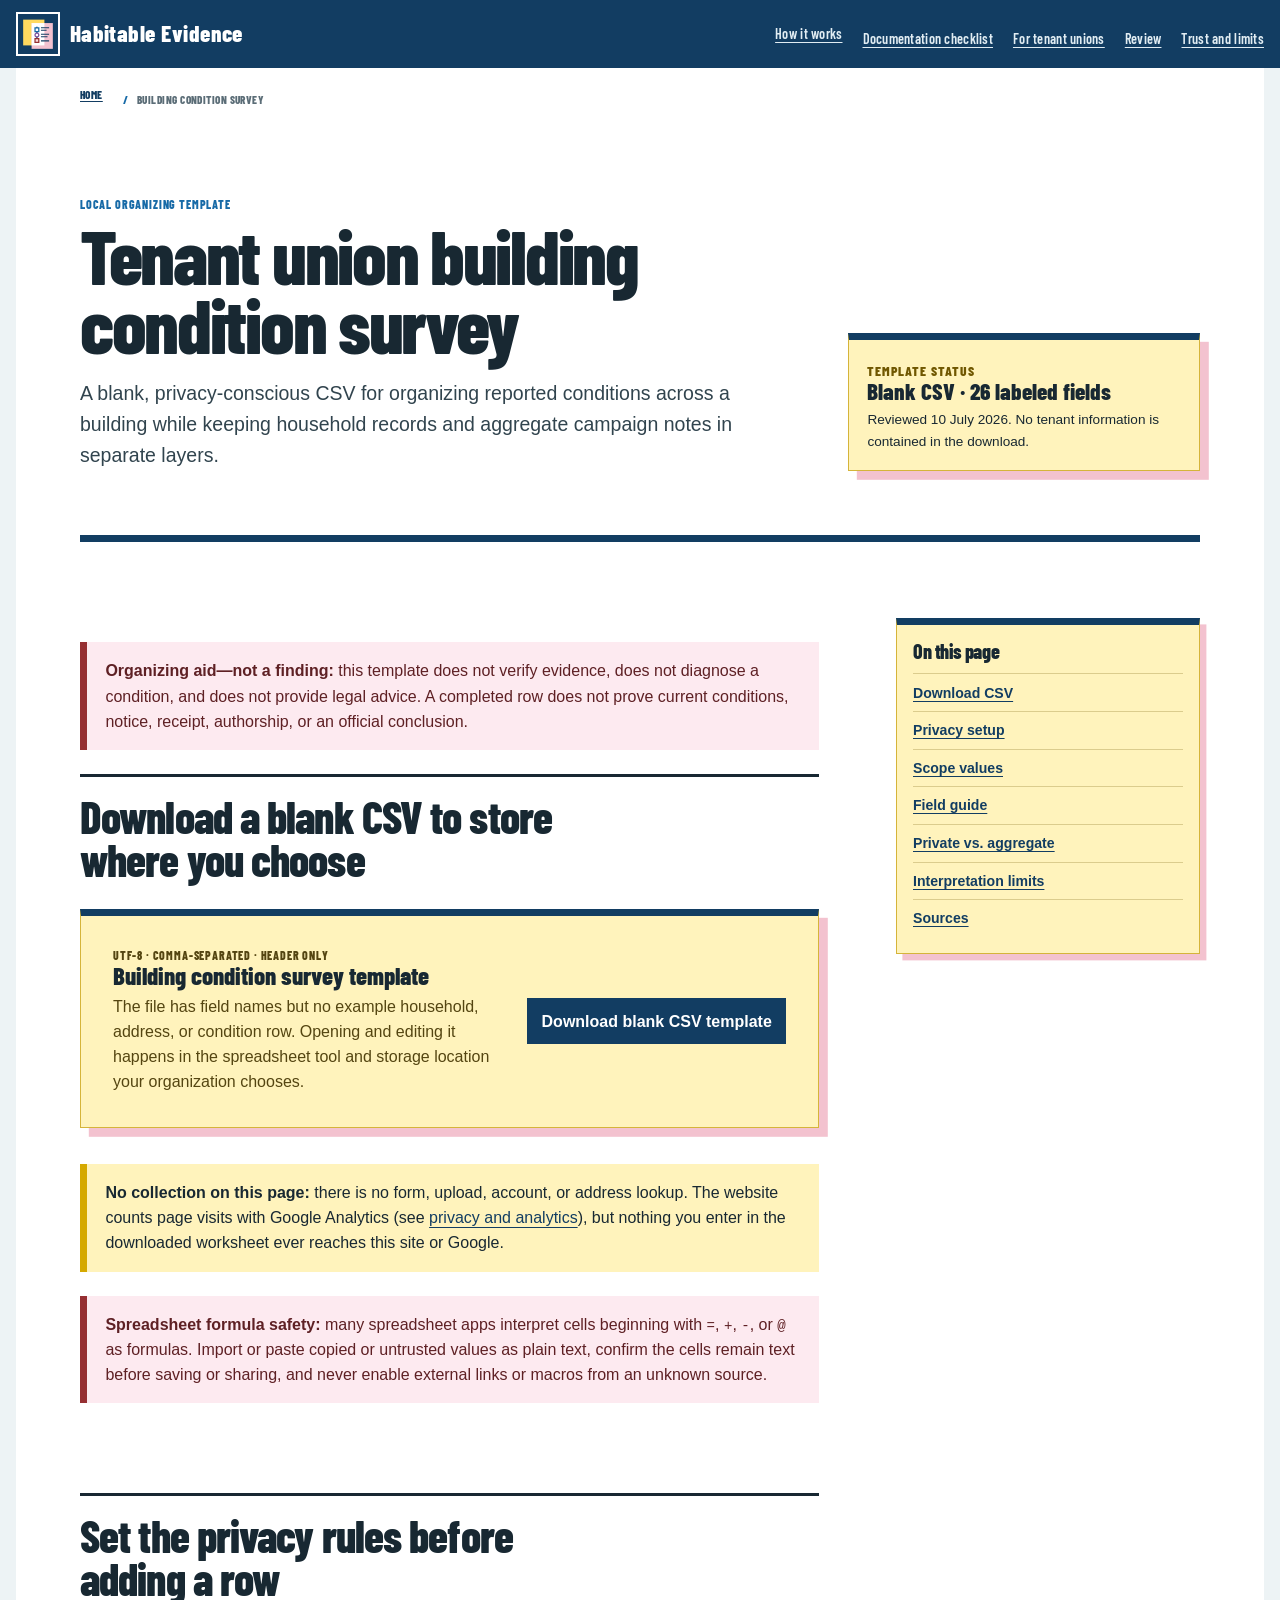
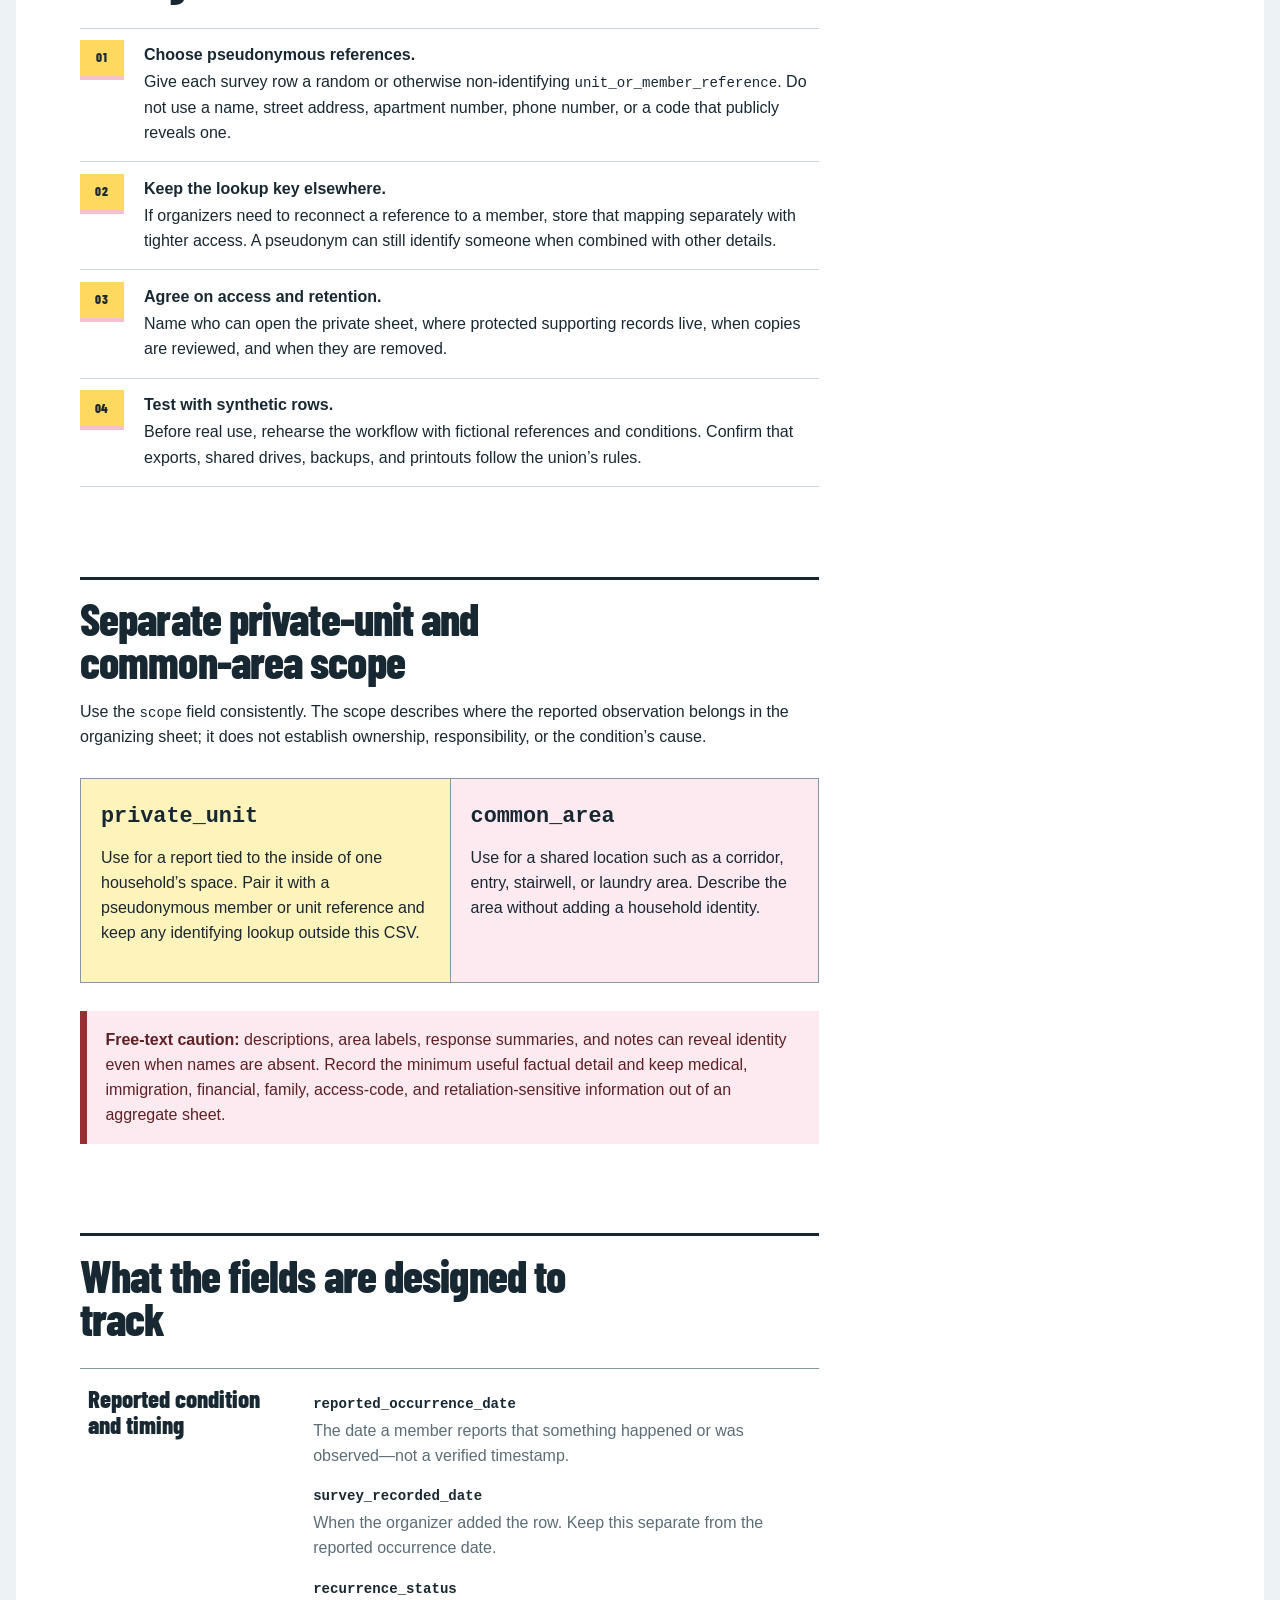
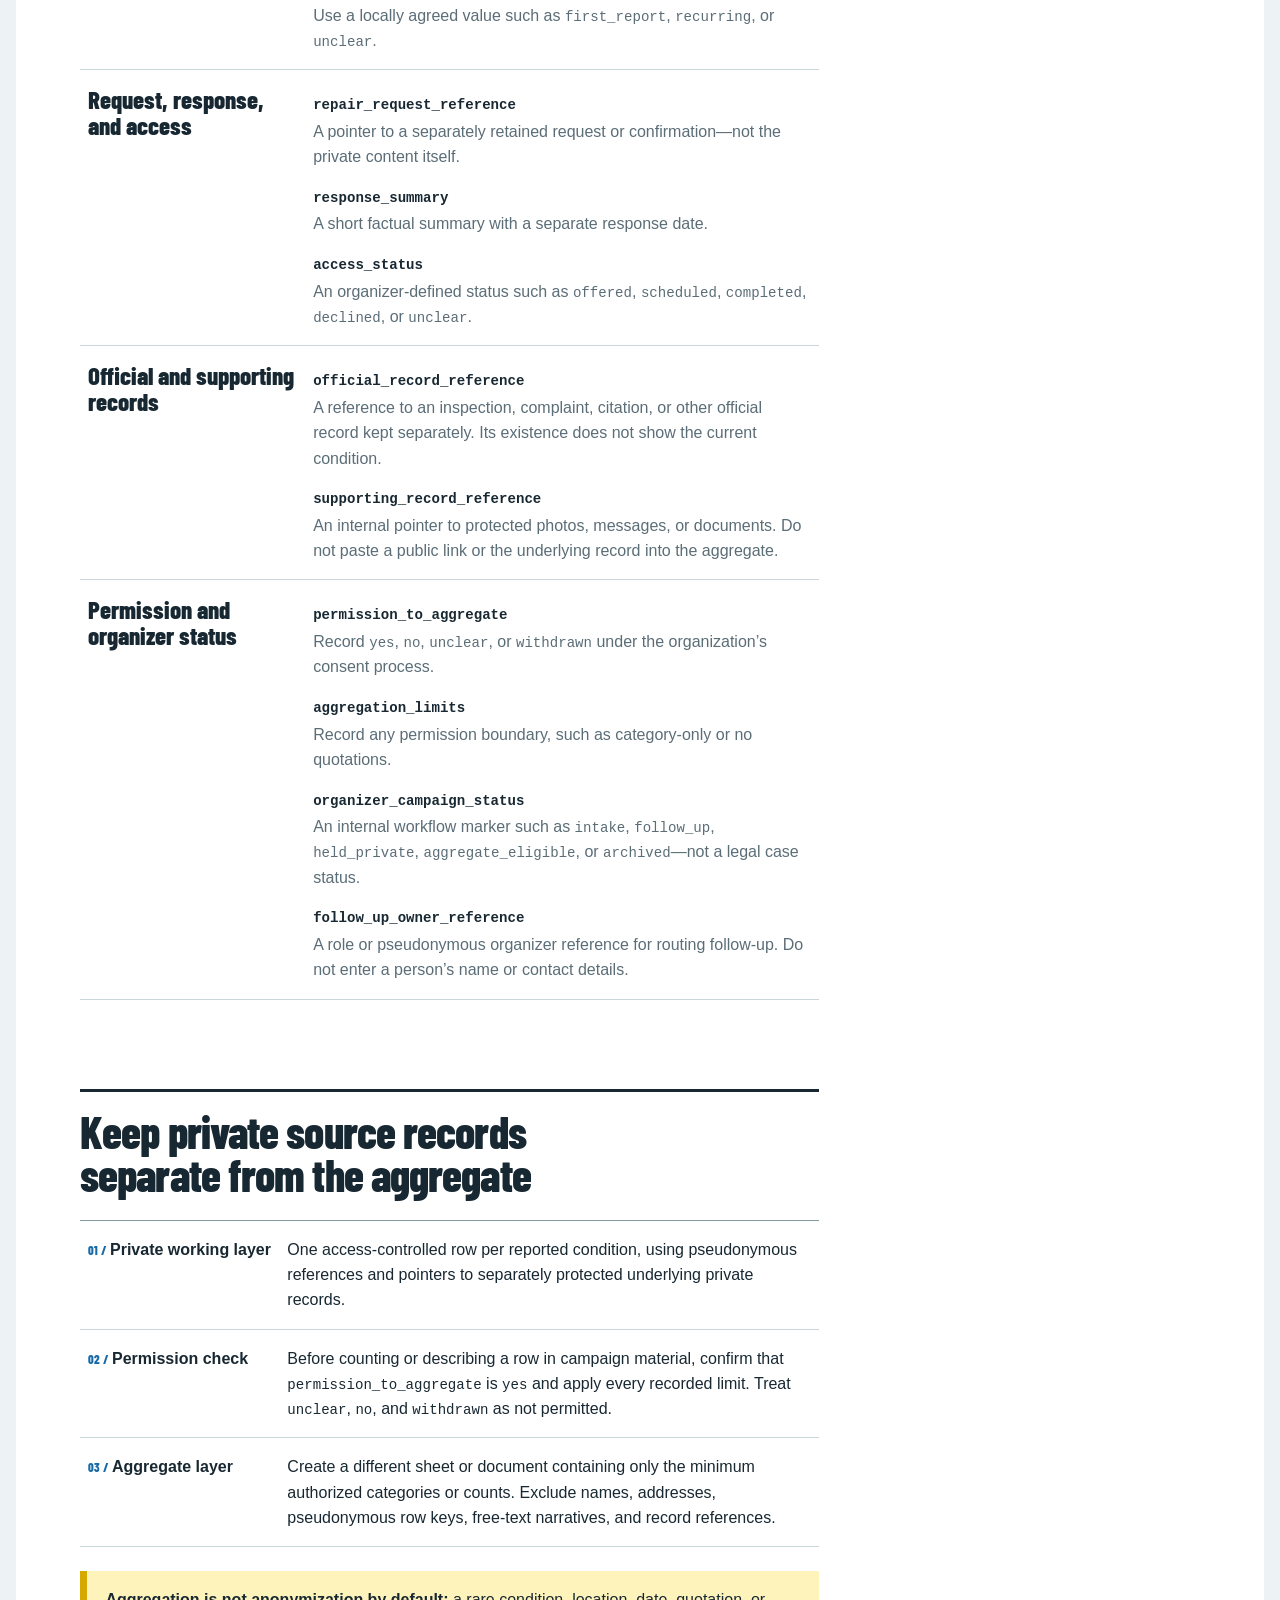
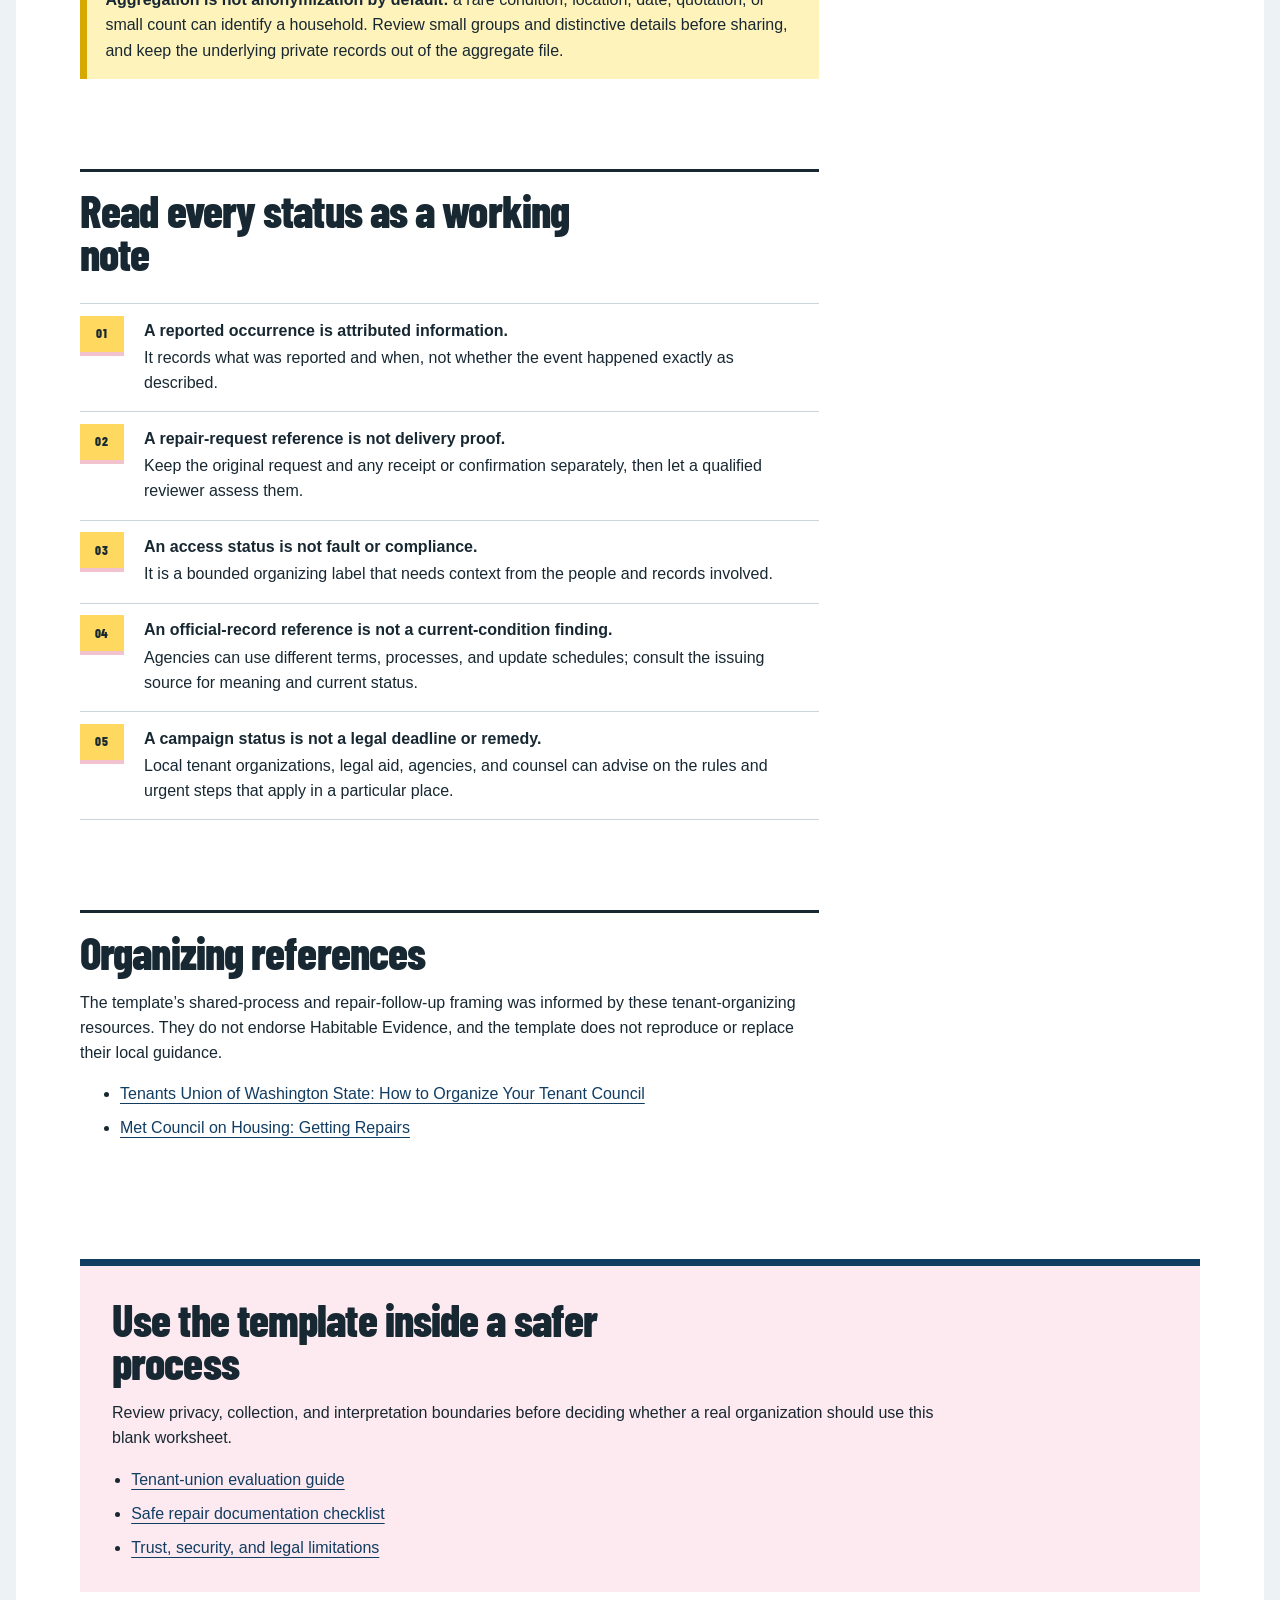
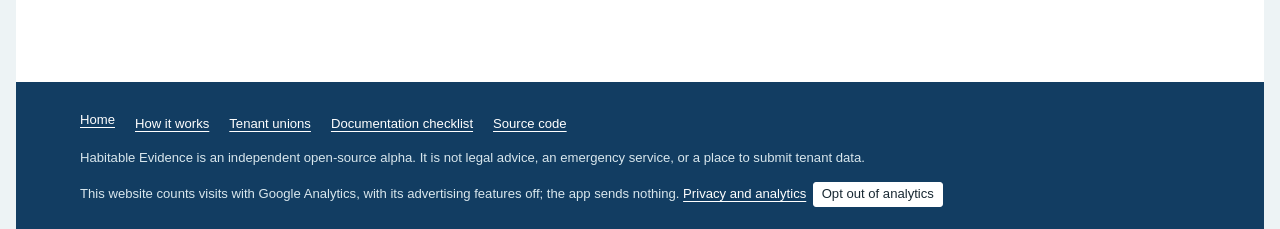
<file: site/templates/tenant-union-building-condition-survey/index.html>
<!doctype html>
<!-- SPDX-License-Identifier: AGPL-3.0-or-later -->
<html lang="en">
  <head>
    <meta charset="utf-8" />
    <meta name="viewport" content="width=device-width, initial-scale=1" />
    <meta name="theme-color" content="#245b84" />
    <title>Tenant Union Building Condition Survey | Habitable</title>
    <meta name="description" content="Download a tenant union building survey CSV to organize condition scope, recurrence, repair requests, access, consent, storage, and campaign follow-up." />
    <meta name="robots" content="index, follow, max-image-preview:large" />
    <link rel="canonical" href="https://habitable.chelseakr.com/templates/tenant-union-building-condition-survey/" />
    <link rel="icon" href="../../img/icon.svg" type="image/svg+xml" />
    <link rel="stylesheet" href="../../content.css" />

    <meta property="og:type" content="article" />
    <meta property="og:locale" content="en_US" />
    <meta property="og:site_name" content="Habitable Evidence" />
    <meta property="og:url" content="https://habitable.chelseakr.com/templates/tenant-union-building-condition-survey/" />
    <meta property="og:title" content="Tenant Union Building Condition Survey | Habitable" />
    <meta property="og:description" content="Download a tenant union building survey CSV to organize condition scope, recurrence, repair requests, access, consent, storage, and campaign follow-up." />
    <meta property="og:image" content="https://habitable.chelseakr.com/img/social-card.png" />
    <meta property="og:image:alt" content="Habitable Evidence: encrypted, tamper-evident habitability documentation and verifiable review packets for tenant unions." />
    <meta name="twitter:card" content="summary_large_image" />
    <meta name="twitter:title" content="Tenant Union Building Condition Survey | Habitable" />
    <meta name="twitter:description" content="Download a tenant union building survey CSV to organize condition scope, recurrence, repair requests, access, consent, storage, and campaign follow-up." />
    <meta name="twitter:image" content="https://habitable.chelseakr.com/img/social-card.png" />
    <meta name="twitter:image:alt" content="Habitable Evidence: encrypted, tamper-evident habitability documentation and verifiable review packets for tenant unions." />

    <script type="application/ld+json">
      {
        "@context": "https://schema.org",
        "@graph": [
          {
            "@type": "Article",
            "@id": "https://habitable.chelseakr.com/templates/tenant-union-building-condition-survey/#article",
            "headline": "Tenant Union Building Condition Survey",
            "description": "Download a tenant union building survey CSV to organize condition scope, recurrence, repair requests, access, consent, storage, and campaign follow-up.",
            "datePublished": "2026-07-10",
            "dateModified": "2026-07-10",
            "inLanguage": "en",
            "author": { "@type": "Person", "name": "Chelsea Kelly-Reif", "url": "https://chelseakr.github.io/" },
            "mainEntityOfPage": "https://habitable.chelseakr.com/templates/tenant-union-building-condition-survey/",
            "image": "https://habitable.chelseakr.com/img/app-en.png"
          },
          {
            "@type": "BreadcrumbList",
            "itemListElement": [
              { "@type": "ListItem", "position": 1, "name": "Habitable Evidence", "item": "https://habitable.chelseakr.com/" },
              { "@type": "ListItem", "position": 2, "name": "Building condition survey", "item": "https://habitable.chelseakr.com/templates/tenant-union-building-condition-survey/" }
            ]
          }
        ]
      }
    </script>
    <script src="../../analytics.js" defer></script>
  </head>
  <body>
    <a class="skip" href="#main">Skip to content</a>
    <header class="site-header">
      <a class="brand" href="../../"><img src="../../img/icon.svg" alt="" width="42" height="42" />Habitable Evidence</a>
      <nav class="primary-nav" aria-label="Primary">
        <ul>
          <li><a href="../../how-it-works/">How it works</a></li>
          <li><a href="../../documentation-checklist/">Documentation checklist</a></li>
          <li><a href="../../tenant-unions/">For tenant unions</a></li>
          <li><a href="../../review/">Review</a></li>
          <li><a href="../../trust-limitations/">Trust and limits</a></li>
        </ul>
      </nav>
    </header>

    <main id="main">
      <nav class="breadcrumbs" aria-label="Breadcrumb">
        <ol><li><a href="../../">Home</a></li><li aria-current="page">Building condition survey</li></ol>
      </nav>

      <article>
        <header class="article-header">
          <div class="article-header-copy">
            <p class="kicker">Local organizing template</p>
            <h1>Tenant union building condition survey</h1>
            <p class="lede">A blank, privacy-conscious CSV for organizing reported conditions across a building while keeping household records and aggregate campaign notes in separate layers.</p>
          </div>
          <div class="record-card" role="note" aria-label="Template status">
            <p class="record-label">Template status</p>
            <strong>Blank CSV · 26 labeled fields</strong>
            <p>Reviewed 10 July 2026. No tenant information is contained in the download.</p>
          </div>
        </header>

        <div class="layout">
          <div class="article-body">
            <p class="boundary"><strong>Organizing aid—not a finding:</strong> this template does not verify evidence, does not diagnose a condition, and does not provide legal advice. A completed row does not prove current conditions, notice, receipt, authorship, or an official conclusion.</p>

            <section id="download" aria-labelledby="download-h">
              <h2 id="download-h">Download a blank CSV to store where you choose</h2>
              <div class="download-card">
                <div>
                  <p class="record-label">UTF-8 · comma-separated · header only</p>
                  <h3>Building condition survey template</h3>
                  <p>The file has field names but no example household, address, or condition row. Opening and editing it happens in the spreadsheet tool and storage location your organization chooses.</p>
                </div>
                <a class="download-action" href="tenant-union-building-condition-survey.csv" download type="text/csv">Download blank CSV template</a>
              </div>
              <p class="plain-note"><strong>No collection on this page:</strong> there is no form, upload, account, or address lookup. The website counts page visits with Google Analytics (see <a href="../../trust-limitations/#analytics">privacy and analytics</a>), but nothing you enter in the downloaded worksheet ever reaches this site or Google.</p>
              <p class="safety-note"><strong>Spreadsheet formula safety:</strong> many spreadsheet apps interpret cells beginning with <code>=</code>, <code>+</code>, <code>-</code>, or <code>@</code> as formulas. Import or paste copied or untrusted values as plain text, confirm the cells remain text before saving or sharing, and never enable external links or macros from an unknown source.</p>
            </section>

            <section id="start" aria-labelledby="start-h">
              <h2 id="start-h">Set the privacy rules before adding a row</h2>
              <ol class="steps">
                <li><strong>Choose pseudonymous references.</strong> Give each survey row a random or otherwise non-identifying <code>unit_or_member_reference</code>. Do not use a name, street address, apartment number, phone number, or a code that publicly reveals one.</li>
                <li><strong>Keep the lookup key elsewhere.</strong> If organizers need to reconnect a reference to a member, store that mapping separately with tighter access. A pseudonym can still identify someone when combined with other details.</li>
                <li><strong>Agree on access and retention.</strong> Name who can open the private sheet, where protected supporting records live, when copies are reviewed, and when they are removed.</li>
                <li><strong>Test with synthetic rows.</strong> Before real use, rehearse the workflow with fictional references and conditions. Confirm that exports, shared drives, backups, and printouts follow the union’s rules.</li>
              </ol>
            </section>

            <section id="scope" aria-labelledby="scope-h">
              <h2 id="scope-h">Separate private-unit and common-area scope</h2>
              <p>Use the <code>scope</code> field consistently. The scope describes where the reported observation belongs in the organizing sheet; it does not establish ownership, responsibility, or the condition’s cause.</p>
              <div class="comparison">
                <div>
                  <h3><code>private_unit</code></h3>
                  <p>Use for a report tied to the inside of one household’s space. Pair it with a pseudonymous member or unit reference and keep any identifying lookup outside this CSV.</p>
                </div>
                <div>
                  <h3><code>common_area</code></h3>
                  <p>Use for a shared location such as a corridor, entry, stairwell, or laundry area. Describe the area without adding a household identity.</p>
                </div>
              </div>
              <p class="safety-note"><strong>Free-text caution:</strong> descriptions, area labels, response summaries, and notes can reveal identity even when names are absent. Record the minimum useful factual detail and keep medical, immigration, financial, family, access-code, and retaliation-sensitive information out of an aggregate sheet.</p>
            </section>

            <section id="fields" aria-labelledby="fields-h">
              <h2 id="fields-h">What the fields are designed to track</h2>
              <div class="review-grid field-groups">
                <div class="review-card">
                  <h3>Reported condition and timing</h3>
                  <dl class="field-list">
                    <dt><code>reported_occurrence_date</code></dt><dd>The date a member reports that something happened or was observed—not a verified timestamp.</dd>
                    <dt><code>survey_recorded_date</code></dt><dd>When the organizer added the row. Keep this separate from the reported occurrence date.</dd>
                    <dt><code>recurrence_status</code></dt><dd>Use a locally agreed value such as <code>first_report</code>, <code>recurring</code>, or <code>unclear</code>.</dd>
                  </dl>
                </div>
                <div class="review-card">
                  <h3>Request, response, and access</h3>
                  <dl class="field-list">
                    <dt><code>repair_request_reference</code></dt><dd>A pointer to a separately retained request or confirmation—not the private content itself.</dd>
                    <dt><code>response_summary</code></dt><dd>A short factual summary with a separate response date.</dd>
                    <dt><code>access_status</code></dt><dd>An organizer-defined status such as <code>offered</code>, <code>scheduled</code>, <code>completed</code>, <code>declined</code>, or <code>unclear</code>.</dd>
                  </dl>
                </div>
                <div class="review-card">
                  <h3>Official and supporting records</h3>
                  <dl class="field-list">
                    <dt><code>official_record_reference</code></dt><dd>A reference to an inspection, complaint, citation, or other official record kept separately. Its existence does not show the current condition.</dd>
                    <dt><code>supporting_record_reference</code></dt><dd>An internal pointer to protected photos, messages, or documents. Do not paste a public link or the underlying record into the aggregate.</dd>
                  </dl>
                </div>
                <div class="review-card">
                  <h3>Permission and organizer status</h3>
                  <dl class="field-list">
                    <dt><code>permission_to_aggregate</code></dt><dd>Record <code>yes</code>, <code>no</code>, <code>unclear</code>, or <code>withdrawn</code> under the organization’s consent process.</dd>
                    <dt><code>aggregation_limits</code></dt><dd>Record any permission boundary, such as category-only or no quotations.</dd>
                    <dt><code>organizer_campaign_status</code></dt><dd>An internal workflow marker such as <code>intake</code>, <code>follow_up</code>, <code>held_private</code>, <code>aggregate_eligible</code>, or <code>archived</code>—not a legal case status.</dd>
                    <dt><code>follow_up_owner_reference</code></dt><dd>A role or pseudonymous organizer reference for routing follow-up. Do not enter a person’s name or contact details.</dd>
                  </dl>
                </div>
              </div>
            </section>

            <section id="separate" aria-labelledby="separate-h">
              <h2 id="separate-h">Keep private source records separate from the aggregate</h2>
              <ol class="privacy-flow">
                <li><strong>Private working layer</strong><span>One access-controlled row per reported condition, using pseudonymous references and pointers to separately protected underlying private records.</span></li>
                <li><strong>Permission check</strong><span>Before counting or describing a row in campaign material, confirm that <code>permission_to_aggregate</code> is <code>yes</code> and apply every recorded limit. Treat <code>unclear</code>, <code>no</code>, and <code>withdrawn</code> as not permitted.</span></li>
                <li><strong>Aggregate layer</strong><span>Create a different sheet or document containing only the minimum authorized categories or counts. Exclude names, addresses, pseudonymous row keys, free-text narratives, and record references.</span></li>
              </ol>
              <p class="plain-note"><strong>Aggregation is not anonymization by default:</strong> a rare condition, location, date, quotation, or small count can identify a household. Review small groups and distinctive details before sharing, and keep the underlying private records out of the aggregate file.</p>
            </section>

            <section id="limits" aria-labelledby="limits-h">
              <h2 id="limits-h">Read every status as a working note</h2>
              <ul class="question-list">
                <li><strong>A reported occurrence is attributed information.</strong> It records what was reported and when, not whether the event happened exactly as described.</li>
                <li><strong>A repair-request reference is not delivery proof.</strong> Keep the original request and any receipt or confirmation separately, then let a qualified reviewer assess them.</li>
                <li><strong>An access status is not fault or compliance.</strong> It is a bounded organizing label that needs context from the people and records involved.</li>
                <li><strong>An official-record reference is not a current-condition finding.</strong> Agencies can use different terms, processes, and update schedules; consult the issuing source for meaning and current status.</li>
                <li><strong>A campaign status is not a legal deadline or remedy.</strong> Local tenant organizations, legal aid, agencies, and counsel can advise on the rules and urgent steps that apply in a particular place.</li>
              </ul>
            </section>

            <section id="sources" aria-labelledby="sources-h">
              <h2 id="sources-h">Organizing references</h2>
              <p>The template’s shared-process and repair-follow-up framing was informed by these tenant-organizing resources. They do not endorse Habitable Evidence, and the template does not reproduce or replace their local guidance.</p>
              <ul>
                <li><a href="https://tenantsunion.org/programs/how-to-organize-your-tenant-council">Tenants Union of Washington State: How to Organize Your Tenant Council</a></li>
                <li><a href="https://www.metcouncilonhousing.org/help-answers/getting-repairs/">Met Council on Housing: Getting Repairs</a></li>
              </ul>
            </section>
          </div>

          <nav class="side-nav" aria-label="On this page">
            <h2>On this page</h2>
            <ul>
              <li><a href="#download">Download CSV</a></li>
              <li><a href="#start">Privacy setup</a></li>
              <li><a href="#scope">Scope values</a></li>
              <li><a href="#fields">Field guide</a></li>
              <li><a href="#separate">Private vs. aggregate</a></li>
              <li><a href="#limits">Interpretation limits</a></li>
              <li><a href="#sources">Sources</a></li>
            </ul>
          </nav>
        </div>

        <aside class="related" aria-labelledby="related-h">
          <h2 id="related-h">Use the template inside a safer process</h2>
          <p>Review privacy, collection, and interpretation boundaries before deciding whether a real organization should use this blank worksheet.</p>
          <ul><li><a href="../../tenant-unions/">Tenant-union evaluation guide</a></li><li><a href="../../documentation-checklist/">Safe repair documentation checklist</a></li><li><a href="../../trust-limitations/">Trust, security, and legal limitations</a></li></ul>
        </aside>
      </article>
    </main>

    <footer>
      <ul class="footer-links"><li><a href="../../">Home</a></li><li><a href="../../how-it-works/">How it works</a></li><li><a href="../../tenant-unions/">Tenant unions</a></li><li><a href="../../documentation-checklist/">Documentation checklist</a></li><li><a href="https://github.com/ChelseaKR/habitable">Source code</a></li></ul>
      <p>Habitable Evidence is an independent open-source alpha. It is not legal advice, an emergency service, or a place to submit tenant data.</p>
      <p class="analytics-note">This website counts visits with Google Analytics, with its advertising features off; the app sends nothing. <a href="../../trust-limitations/#analytics">Privacy and analytics</a><span class="analytics-opt-out" hidden></span></p>
    </footer>
  </body>
</html>
</file>
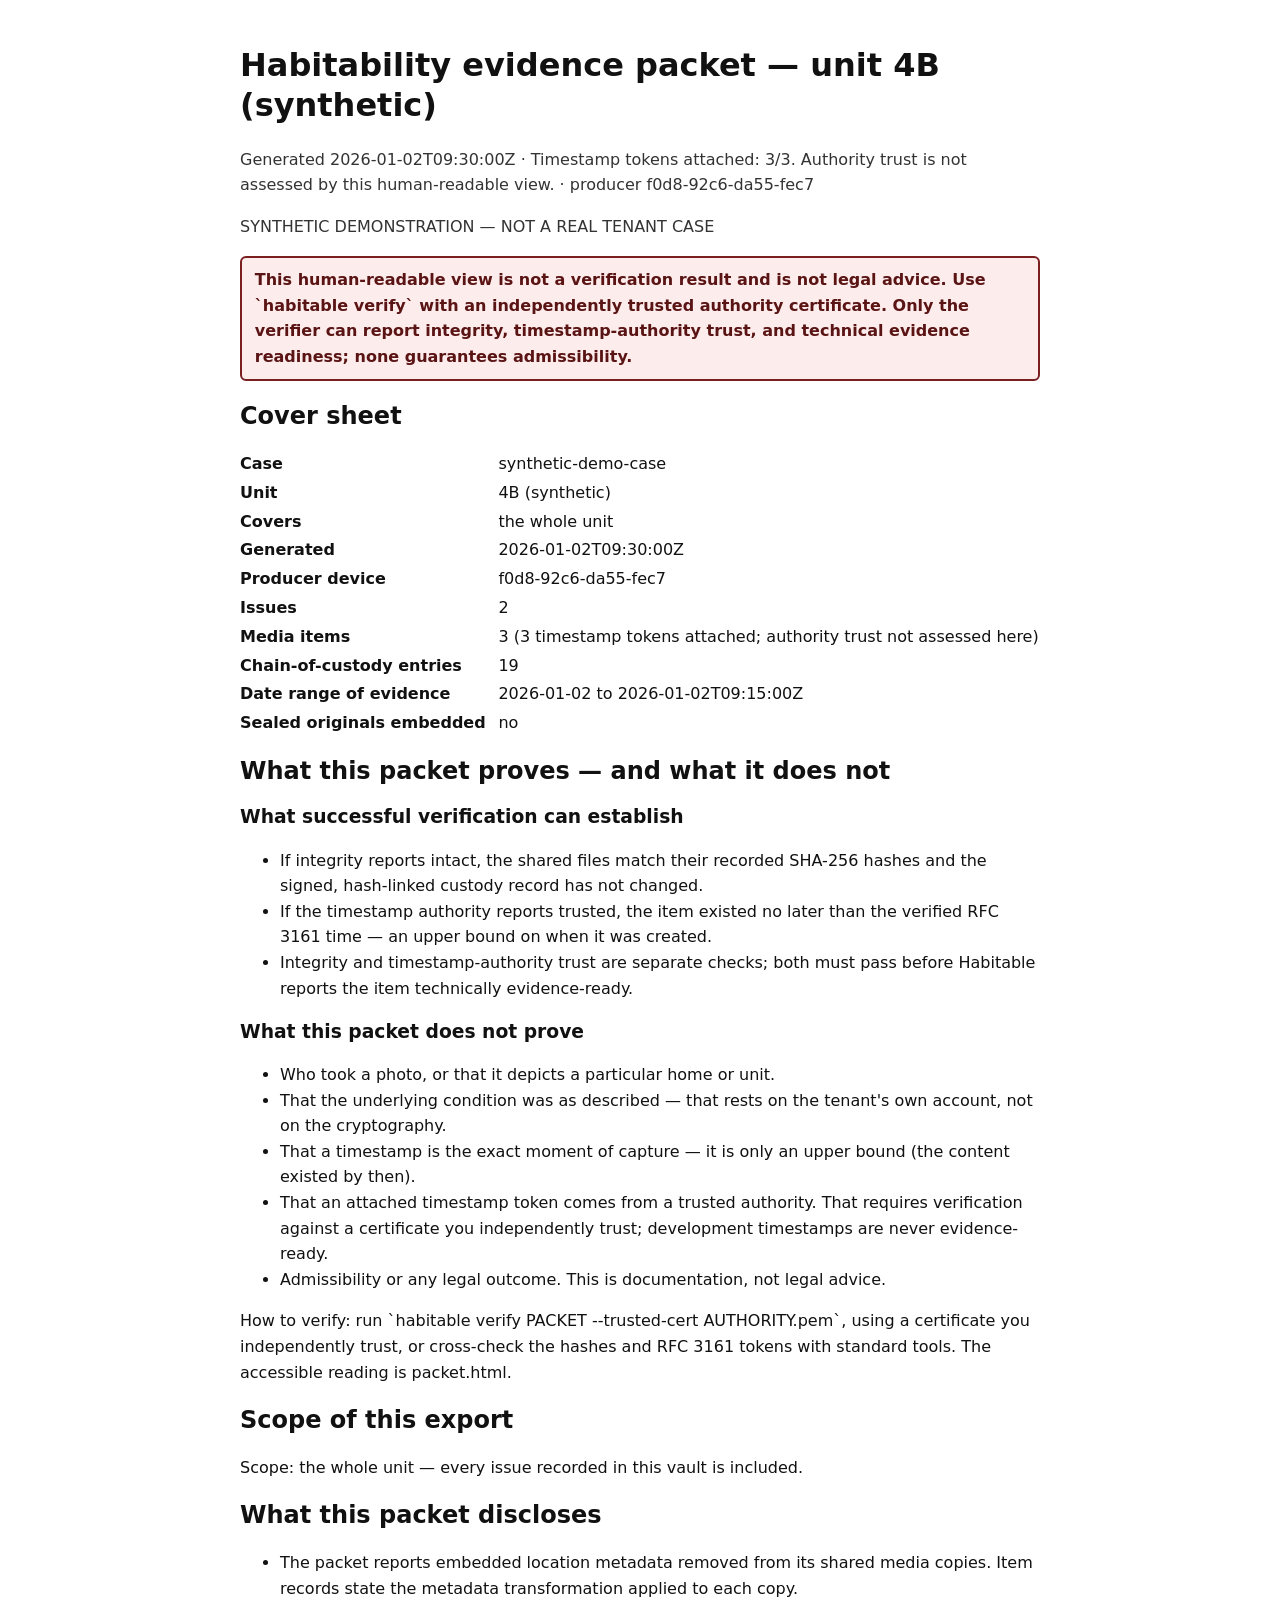
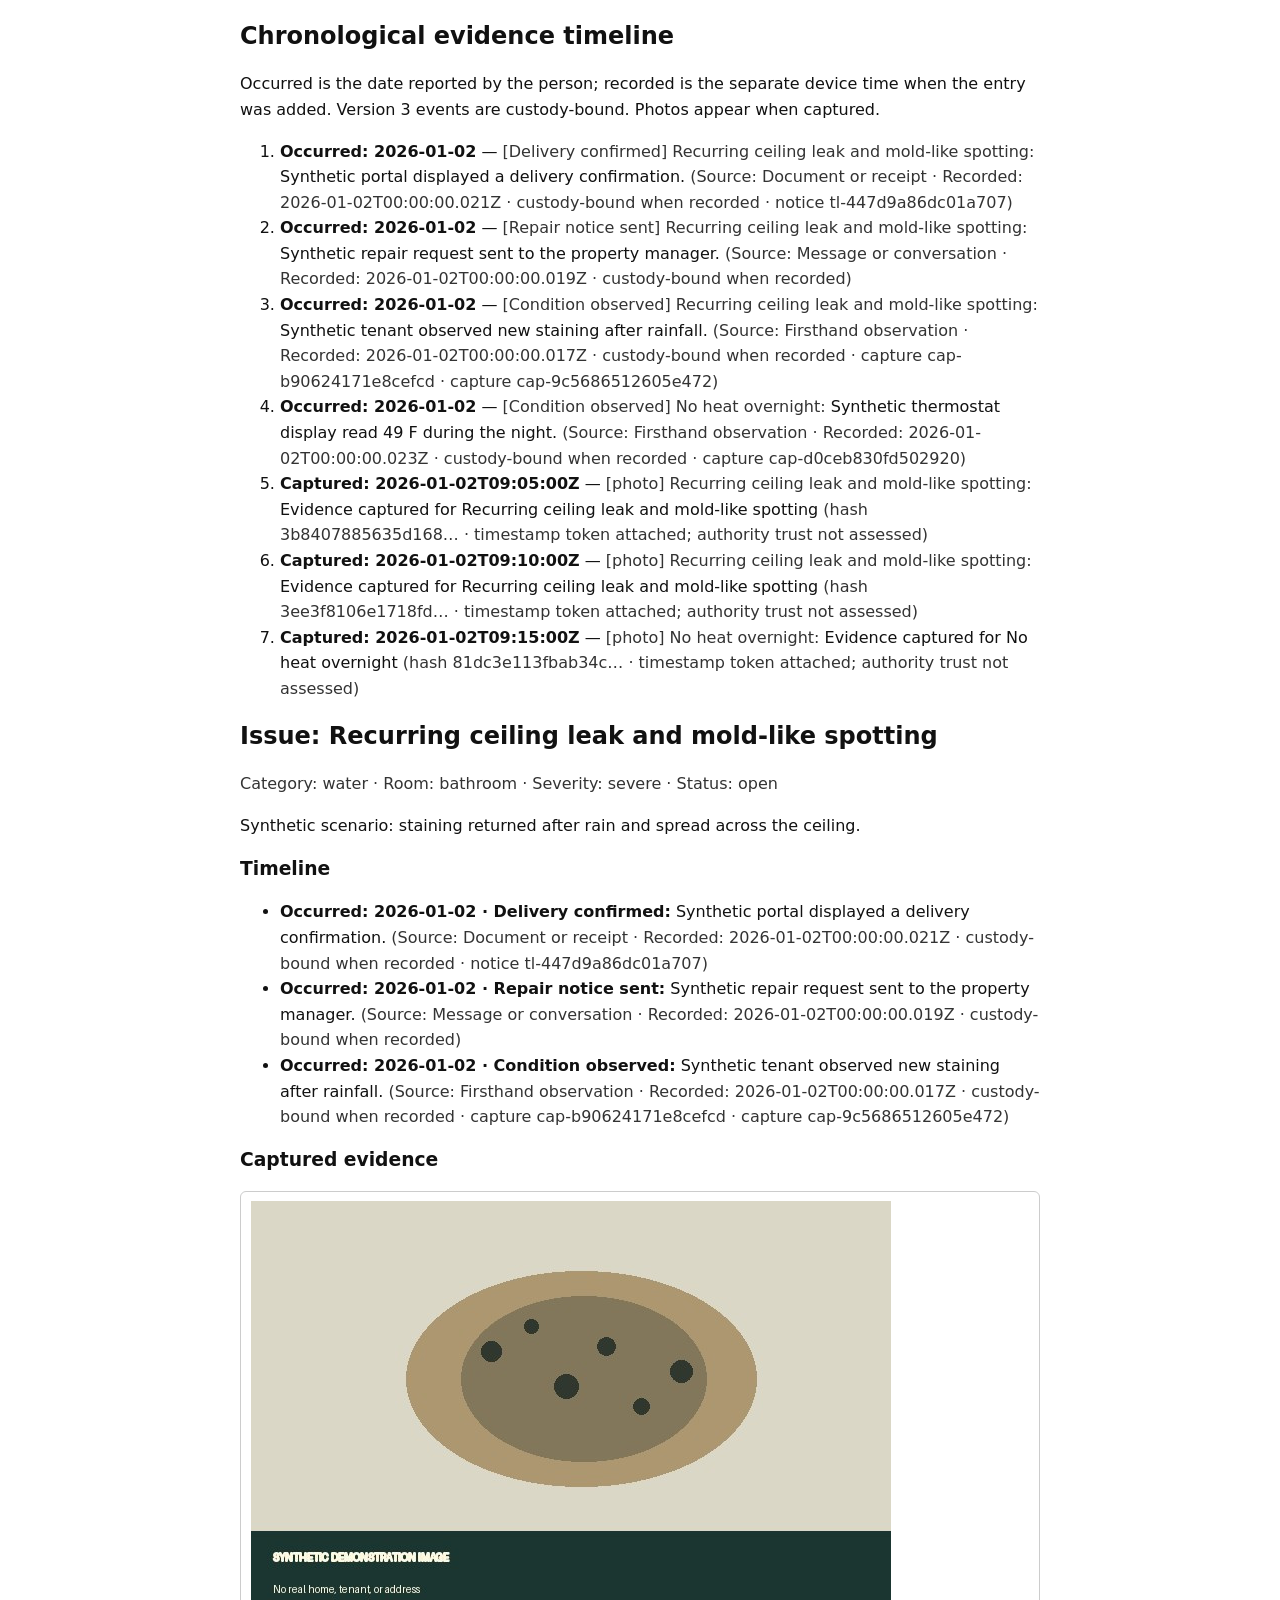
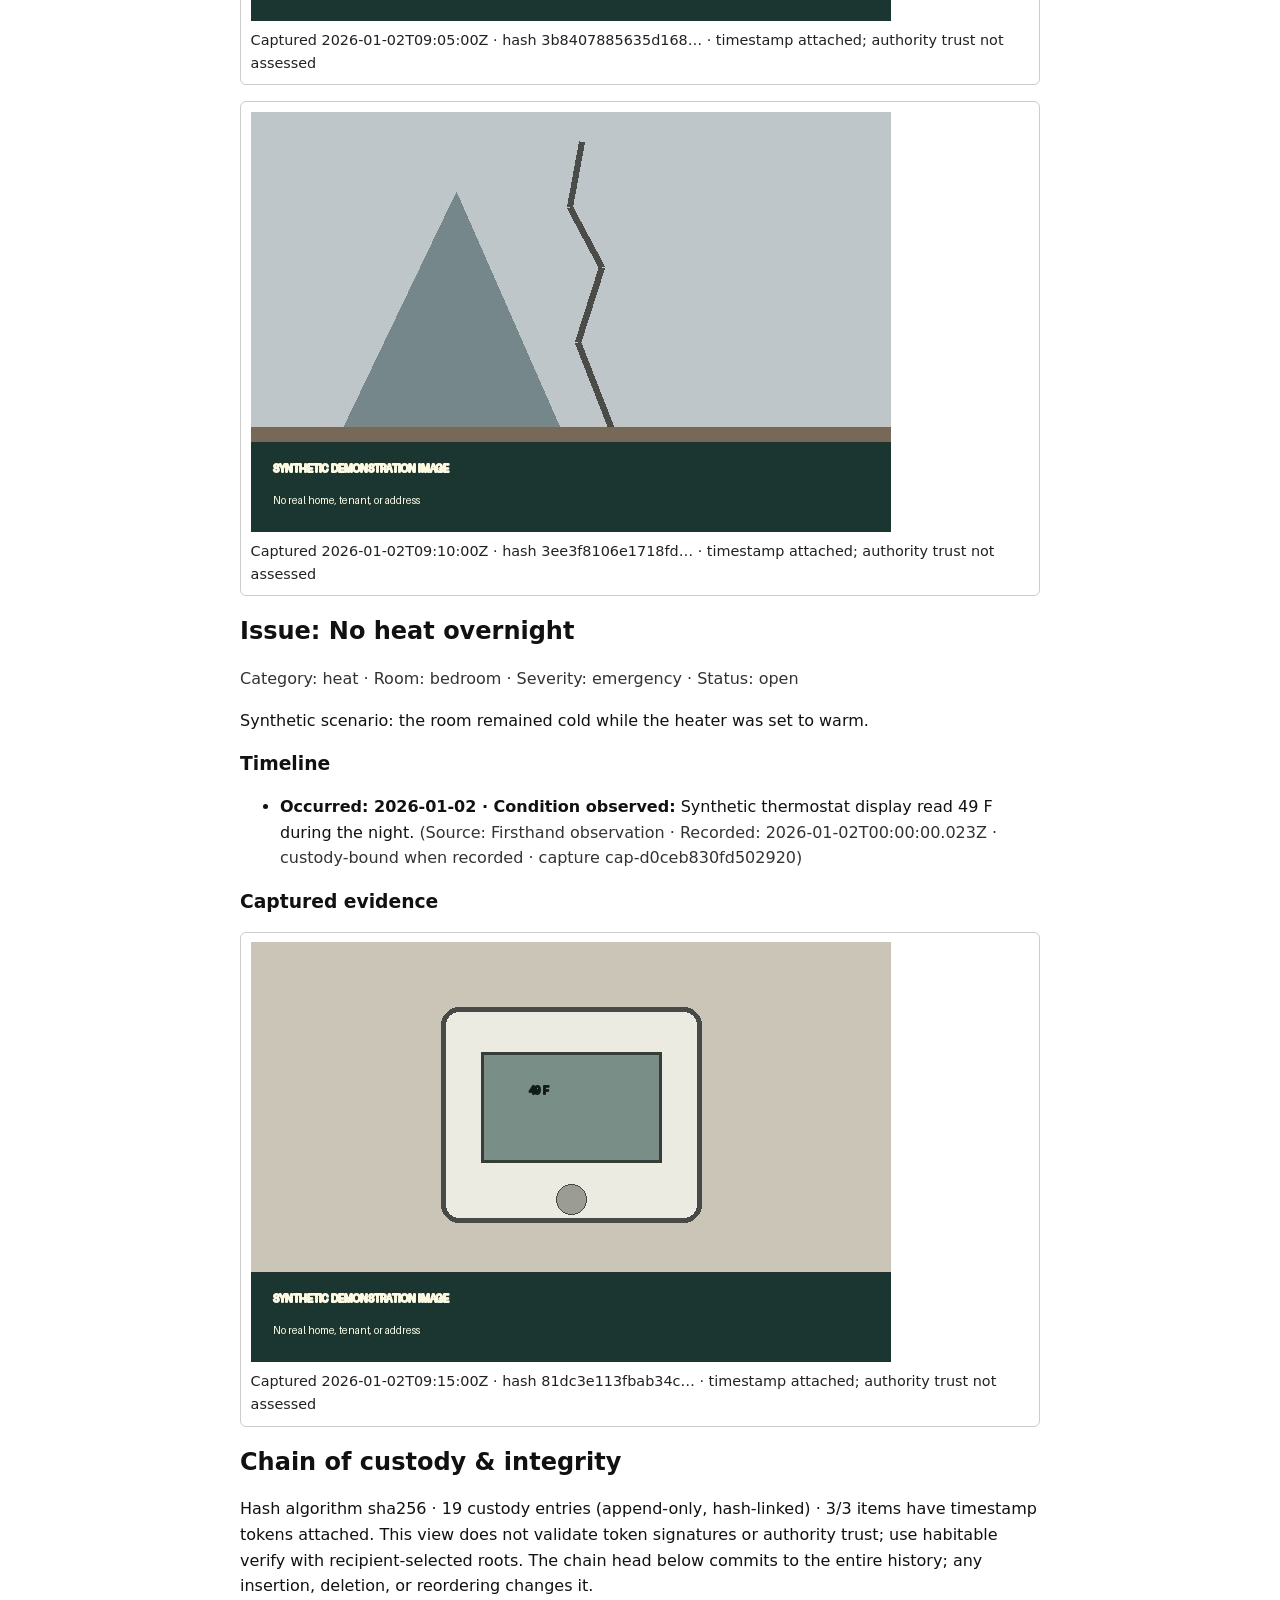
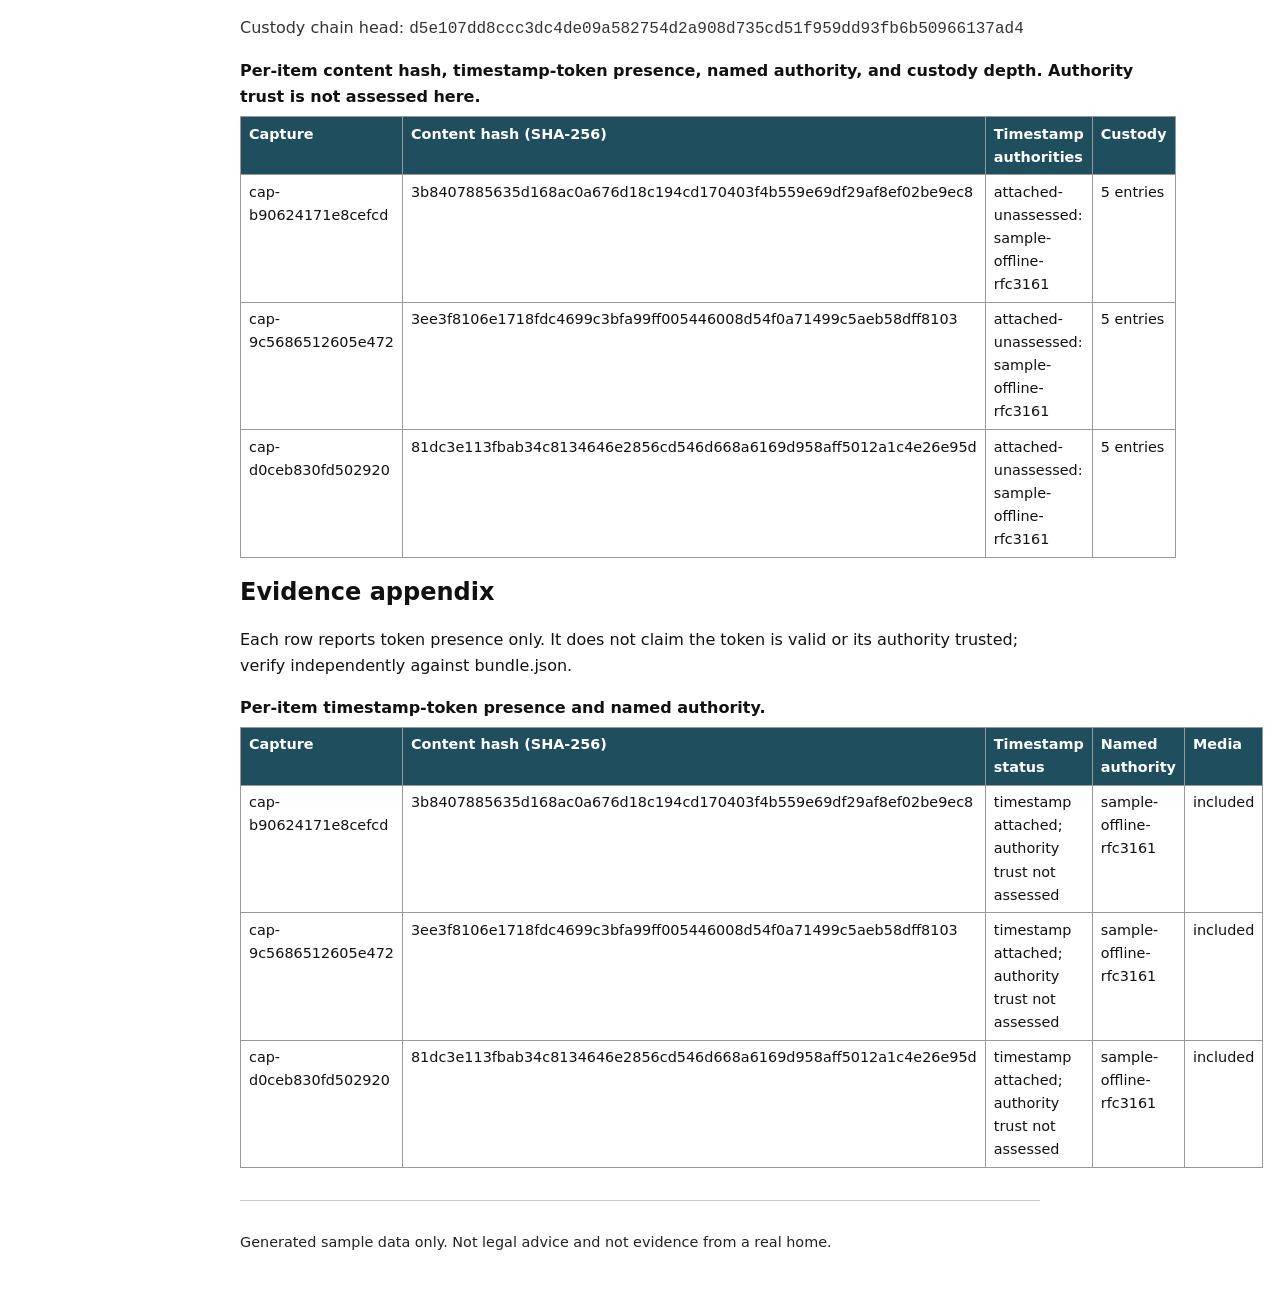
<file: site/sample-packet/packet.html>
<!doctype html>
<html lang="en">
<head>
<meta charset="utf-8">
<meta name="viewport" content="width=device-width, initial-scale=1">
<meta name="robots" content="noindex, nofollow">
<title>Habitability evidence packet — unit 4B (synthetic)</title>
<style>
:root { color-scheme: light dark; }
body { max-width: 50rem; margin: 0 auto; padding: 1.5rem;
  font: 16px/1.6 system-ui, -apple-system, "Segoe UI", Roboto, sans-serif;
  color: #111; background: #fff; }
a.skip { position: absolute; left: -999px; }
a.skip:focus { position: static; }
:focus-visible { outline: 3px solid #1f4e5f; outline-offset: 2px; }
h1, h2, h3 { line-height: 1.25; }
.warning { border: 2px solid #7a1f1f; background: #fdecec; color: #5a1414;
  padding: .6rem .8rem; border-radius: 6px; font-weight: 600; }
.notice { border: 2px solid #1f4e5f; background: #eaf2f5; color: #12333d;
  padding: .6rem .8rem; border-radius: 6px; }
.meta { color: #333; }
dl.cover { display: grid; grid-template-columns: max-content 1fr; gap: .2rem .8rem; }
dl.cover dt { font-weight: 600; }
dl.cover dd { margin: 0; }
figure { margin: 0 0 1rem; border: 1px solid #ccc; border-radius: 6px; padding: .6rem; }
img { max-width: 100%; height: auto; }
figcaption { font-size: .9rem; color: #222; }
table { border-collapse: collapse; width: 100%; }
caption { text-align: left; font-weight: 600; margin-bottom: .4rem; }
th, td { border: 1px solid #999; padding: .35rem .5rem; text-align: left;
  vertical-align: top; font-size: .9rem; }
th { background: #1f4e5f; color: #fff; }
footer { margin-top: 2rem; border-top: 1px solid #ccc; padding-top: 1rem;
  color: #222; font-size: .9rem; }
.sensor-chart { max-width: 30rem; height: auto; display: block; margin: .4rem 0; }
.sensor-chart .line { fill: none; stroke: #1f4e5f; stroke-width: 2; }
.sensor-chart .point { fill: #1f4e5f; }
.sensor-chart .axis { stroke: #999; stroke-width: 1; }
details.sensor-readings summary { cursor: pointer; font-weight: 600; }
</style>
</head>
<body>
<a class="skip" href="#main">Skip to content</a>
<header><h1>Habitability evidence packet — unit 4B (synthetic)</h1>
<p class="meta">Generated 2026-01-02T09:30:00Z · Timestamp tokens attached: 3/3. Authority trust is not assessed by this human-readable view. · producer f0d8-92c6-da55-fec7</p>
<p class="meta">SYNTHETIC DEMONSTRATION — NOT A REAL TENANT CASE</p>
<p class="warning">This human-readable view is not a verification result and is not legal advice. Use `habitable verify` with an independently trusted authority certificate. Only the verifier can report integrity, timestamp-authority trust, and technical evidence readiness; none guarantees admissibility.</p>
</header>
<main id="main">
<section aria-labelledby="cover-heading">
<h2 id="cover-heading">Cover sheet</h2>
<dl class="cover">
<dt>Case</dt><dd>synthetic-demo-case</dd>
<dt>Unit</dt><dd>4B (synthetic)</dd>
<dt>Covers</dt><dd>the whole unit</dd>
<dt>Generated</dt><dd>2026-01-02T09:30:00Z</dd>
<dt>Producer device</dt><dd>f0d8-92c6-da55-fec7</dd>
<dt>Issues</dt><dd>2</dd>
<dt>Media items</dt><dd>3 (3 timestamp tokens attached; authority trust not assessed here)</dd>
<dt>Chain-of-custody entries</dt><dd>19</dd>
<dt>Date range of evidence</dt><dd>2026-01-02 to 2026-01-02T09:15:00Z</dd>
<dt>Sealed originals embedded</dt><dd>no</dd>
</dl>
</section>
<section aria-labelledby="proves-heading">
<h2 id="proves-heading">What this packet proves — and what it does not</h2>
<h3>What successful verification can establish</h3>
<ul>
<li>If integrity reports intact, the shared files match their recorded SHA-256 hashes and the signed, hash-linked custody record has not changed.</li>
<li>If the timestamp authority reports trusted, the item existed no later than the verified RFC 3161 time — an upper bound on when it was created.</li>
<li>Integrity and timestamp-authority trust are separate checks; both must pass before Habitable reports the item technically evidence-ready.</li>
</ul>
<h3>What this packet does not prove</h3>
<ul>
<li>Who took a photo, or that it depicts a particular home or unit.</li>
<li>That the underlying condition was as described — that rests on the tenant&#x27;s own account, not on the cryptography.</li>
<li>That a timestamp is the exact moment of capture — it is only an upper bound (the content existed by then).</li>
<li>That an attached timestamp token comes from a trusted authority. That requires verification against a certificate you independently trust; development timestamps are never evidence-ready.</li>
<li>Admissibility or any legal outcome. This is documentation, not legal advice.</li>
</ul>
<p>How to verify: run `habitable verify PACKET --trusted-cert AUTHORITY.pem`, using a certificate you independently trust, or cross-check the hashes and RFC 3161 tokens with standard tools. The accessible reading is packet.html.</p>
</section>
<section aria-labelledby="scope-heading">
<h2 id="scope-heading">Scope of this export</h2>
<p>Scope: the whole unit — every issue recorded in this vault is included.</p>
<ul>
</ul>
</section>
<section aria-labelledby="discloses-heading">
<h2 id="discloses-heading">What this packet discloses</h2>
<ul>
<li>The packet reports embedded location metadata removed from its shared media copies. Item records state the metadata transformation applied to each copy.</li>
</ul>
</section>
<section aria-labelledby="chronology-heading">
<h2 id="chronology-heading">Chronological evidence timeline</h2>
<p>Occurred is the date reported by the person; recorded is the separate device time when the entry was added. Version 3 events are custody-bound. Photos appear when captured.</p>
<ol>
<li><strong>Occurred: 2026-01-02</strong> — <span class="meta">[Delivery confirmed] Recurring ceiling leak and mold-like spotting:</span> Synthetic portal displayed a delivery confirmation. <span class="meta">(Source: Document or receipt · Recorded: 2026-01-02T00:00:00.021Z · custody-bound when recorded · notice tl-447d9a86dc01a707)</span></li>
<li><strong>Occurred: 2026-01-02</strong> — <span class="meta">[Repair notice sent] Recurring ceiling leak and mold-like spotting:</span> Synthetic repair request sent to the property manager. <span class="meta">(Source: Message or conversation · Recorded: 2026-01-02T00:00:00.019Z · custody-bound when recorded)</span></li>
<li><strong>Occurred: 2026-01-02</strong> — <span class="meta">[Condition observed] Recurring ceiling leak and mold-like spotting:</span> Synthetic tenant observed new staining after rainfall. <span class="meta">(Source: Firsthand observation · Recorded: 2026-01-02T00:00:00.017Z · custody-bound when recorded · capture cap-b90624171e8cefcd · capture cap-9c5686512605e472)</span></li>
<li><strong>Occurred: 2026-01-02</strong> — <span class="meta">[Condition observed] No heat overnight:</span> Synthetic thermostat display read 49 F during the night. <span class="meta">(Source: Firsthand observation · Recorded: 2026-01-02T00:00:00.023Z · custody-bound when recorded · capture cap-d0ceb830fd502920)</span></li>
<li><strong>Captured: 2026-01-02T09:05:00Z</strong> — <span class="meta">[photo] Recurring ceiling leak and mold-like spotting:</span> Evidence captured for Recurring ceiling leak and mold-like spotting <span class="meta">(hash 3b8407885635d168… · timestamp token attached; authority trust not assessed)</span></li>
<li><strong>Captured: 2026-01-02T09:10:00Z</strong> — <span class="meta">[photo] Recurring ceiling leak and mold-like spotting:</span> Evidence captured for Recurring ceiling leak and mold-like spotting <span class="meta">(hash 3ee3f8106e1718fd… · timestamp token attached; authority trust not assessed)</span></li>
<li><strong>Captured: 2026-01-02T09:15:00Z</strong> — <span class="meta">[photo] No heat overnight:</span> Evidence captured for No heat overnight <span class="meta">(hash 81dc3e113fbab34c… · timestamp token attached; authority trust not assessed)</span></li>
</ol>
</section>
<section>
<h2>Issue: Recurring ceiling leak and mold-like spotting</h2>
<p class="meta">Category: water · Room: bathroom · Severity: severe · Status: open</p>
<p>Synthetic scenario: staining returned after rain and spread across the ceiling.</p>
<h3>Timeline</h3><ul>
<li><strong>Occurred: 2026-01-02 · Delivery confirmed:</strong> Synthetic portal displayed a delivery confirmation. <span class="meta">(Source: Document or receipt · Recorded: 2026-01-02T00:00:00.021Z · custody-bound when recorded · notice tl-447d9a86dc01a707)</span></li>
<li><strong>Occurred: 2026-01-02 · Repair notice sent:</strong> Synthetic repair request sent to the property manager. <span class="meta">(Source: Message or conversation · Recorded: 2026-01-02T00:00:00.019Z · custody-bound when recorded)</span></li>
<li><strong>Occurred: 2026-01-02 · Condition observed:</strong> Synthetic tenant observed new staining after rainfall. <span class="meta">(Source: Firsthand observation · Recorded: 2026-01-02T00:00:00.017Z · custody-bound when recorded · capture cap-b90624171e8cefcd · capture cap-9c5686512605e472)</span></li>
</ul>
<h3>Captured evidence</h3>
<figure>
<img src="media/cap-b90624171e8cefcd.jpg" alt="Evidence photo for this issue, captured 2026-01-02T09:05:00Z, content hash 3b8407885635, timestamp attached; authority trust not assessed.">
<figcaption>Captured 2026-01-02T09:05:00Z · hash 3b8407885635d168… · timestamp attached; authority trust not assessed</figcaption>
</figure>
<figure>
<img src="media/cap-9c5686512605e472.jpg" alt="Evidence photo for this issue, captured 2026-01-02T09:10:00Z, content hash 3ee3f8106e17, timestamp attached; authority trust not assessed.">
<figcaption>Captured 2026-01-02T09:10:00Z · hash 3ee3f8106e1718fd… · timestamp attached; authority trust not assessed</figcaption>
</figure>
</section>
<section>
<h2>Issue: No heat overnight</h2>
<p class="meta">Category: heat · Room: bedroom · Severity: emergency · Status: open</p>
<p>Synthetic scenario: the room remained cold while the heater was set to warm.</p>
<h3>Timeline</h3><ul>
<li><strong>Occurred: 2026-01-02 · Condition observed:</strong> Synthetic thermostat display read 49 F during the night. <span class="meta">(Source: Firsthand observation · Recorded: 2026-01-02T00:00:00.023Z · custody-bound when recorded · capture cap-d0ceb830fd502920)</span></li>
</ul>
<h3>Captured evidence</h3>
<figure>
<img src="media/cap-d0ceb830fd502920.jpg" alt="Evidence photo for this issue, captured 2026-01-02T09:15:00Z, content hash 81dc3e113fba, timestamp attached; authority trust not assessed.">
<figcaption>Captured 2026-01-02T09:15:00Z · hash 81dc3e113fbab34c… · timestamp attached; authority trust not assessed</figcaption>
</figure>
</section>
<section aria-labelledby="integrity-heading">
<h2 id="integrity-heading">Chain of custody &amp; integrity</h2>
<p>Hash algorithm sha256 · 19 custody entries (append-only, hash-linked) · 3/3 items have timestamp tokens attached. This view does not validate token signatures or authority trust; use habitable verify with recipient-selected roots. The chain head below commits to the entire history; any insertion, deletion, or reordering changes it.</p>
<p class="meta">Custody chain head: <code>d5e107dd8ccc3dc4de09a582754d2a908d735cd51f959dd93fb6b50966137ad4</code></p>
<table>
<caption>Per-item content hash, timestamp-token presence, named authority, and custody depth. Authority trust is not assessed here.</caption>
<thead><tr><th scope="col">Capture</th><th scope="col">Content hash (SHA-256)</th><th scope="col">Timestamp authorities</th><th scope="col">Custody</th></tr></thead><tbody>
<tr><td>cap-b90624171e8cefcd</td><td>3b8407885635d168ac0a676d18c194cd170403f4b559e69df29af8ef02be9ec8</td><td>attached-unassessed: sample-offline-rfc3161</td><td>5 entries</td></tr>
<tr><td>cap-9c5686512605e472</td><td>3ee3f8106e1718fdc4699c3bfa99ff005446008d54f0a71499c5aeb58dff8103</td><td>attached-unassessed: sample-offline-rfc3161</td><td>5 entries</td></tr>
<tr><td>cap-d0ceb830fd502920</td><td>81dc3e113fbab34c8134646e2856cd546d668a6169d958aff5012a1c4e26e95d</td><td>attached-unassessed: sample-offline-rfc3161</td><td>5 entries</td></tr>
</tbody></table>
</section>
<h2>Evidence appendix</h2>
<p>Each row reports token presence only. It does not claim the token is valid or its authority trusted; verify independently against bundle.json.</p>
<table><caption>Per-item timestamp-token presence and named authority.</caption><thead><tr><th scope="col">Capture</th><th scope="col">Content hash (SHA-256)</th><th scope="col">Timestamp status</th><th scope="col">Named authority</th><th scope="col">Media</th></tr></thead><tbody><tr><td>cap-b90624171e8cefcd</td><td>3b8407885635d168ac0a676d18c194cd170403f4b559e69df29af8ef02be9ec8</td><td>timestamp attached; authority trust not assessed</td><td>sample-offline-rfc3161</td><td>included</td></tr><tr><td>cap-9c5686512605e472</td><td>3ee3f8106e1718fdc4699c3bfa99ff005446008d54f0a71499c5aeb58dff8103</td><td>timestamp attached; authority trust not assessed</td><td>sample-offline-rfc3161</td><td>included</td></tr><tr><td>cap-d0ceb830fd502920</td><td>81dc3e113fbab34c8134646e2856cd546d668a6169d958aff5012a1c4e26e95d</td><td>timestamp attached; authority trust not assessed</td><td>sample-offline-rfc3161</td><td>included</td></tr></tbody></table>
</main>
<footer><p>Generated sample data only. Not legal advice and not evidence from a real home.</p></footer>
</body></html>
</file>
<file: site/home.css>
/* SPDX-License-Identifier: AGPL-3.0-or-later */
/* Public repair trail: the product is demonstrated through a case, not feature cards. */

@font-face {
  font-family: "Barlow Condensed";
  src: url("fonts/BarlowCondensed-SemiBold.ttf") format("truetype");
  font-style: normal;
  font-weight: 600;
  font-display: swap;
}

@font-face {
  font-family: "Barlow Condensed";
  src: url("fonts/BarlowCondensed-ExtraBold.ttf") format("truetype");
  font-style: normal;
  font-weight: 800;
  font-display: swap;
}

:root {
  color-scheme: light;
  --screen: #edf3f5;
  --white: #ffffff;
  --ink: #182832;
  --muted: #5b6d77;
  --carbon: #123d62;
  --carbon-bright: #176aa7;
  --carbon-soft: #dbeaf3;
  --tenant: #ffd95f;
  --tenant-soft: #fff3bc;
  --shared: #f3c2cf;
  --shared-soft: #fdeaf0;
  --rule: #c9d7dd;
  --rule-dark: #8299a4;
  --good: #23654e;
  --good-soft: #d9eee6;
  --bad: #962f32;
  --bad-soft: #f8dddd;
  --utility: "Barlow Condensed", "Arial Narrow", sans-serif;
  --body: "Trebuchet MS", "Aptos", "Segoe UI", sans-serif;
  --data: ui-monospace, "SFMono-Regular", Menlo, Consolas, monospace;
  --page: min(78rem, calc(100% - 2rem));
}

* { box-sizing: border-box; }
html { scroll-behavior: smooth; -webkit-text-size-adjust: 100%; }
body {
  margin: 0;
  color: var(--ink);
  background: var(--screen);
  font: 1rem/1.55 var(--body);
}
a { color: var(--carbon); text-underline-offset: .22em; }
a:hover { text-decoration-thickness: 2px; }
a:focus-visible,
summary:focus-visible {
  outline: 3px solid var(--white);
  outline-offset: 2px;
  box-shadow: 0 0 0 5px var(--carbon);
}

.skip {
  position: fixed;
  inset-block-start: .5rem;
  inset-inline-start: -100vw;
  z-index: 100;
  padding: .7rem 1rem;
  color: var(--white);
  background: var(--ink);
  font-weight: 800;
}
.skip:focus { inset-inline-start: .5rem; }

.site-top {
  min-block-size: 4.25rem;
  display: grid;
  grid-template-columns: auto minmax(0, 1fr) auto;
  align-items: center;
  gap: 2rem;
  padding: .65rem max(1rem, calc((100% - 78rem) / 2));
  color: var(--white);
  background: var(--carbon);
}
.site-wordmark {
  display: inline-flex;
  align-items: center;
  gap: .6rem;
  color: inherit;
  text-decoration: none;
}
.site-wordmark img {
  background: var(--white);
  border: 2px solid var(--white);
}
.site-wordmark strong {
  font: 800 1.45rem/1 var(--utility);
  letter-spacing: .02em;
}
.site-top nav {
  display: flex;
  justify-content: center;
  gap: 1.4rem;
}
.site-top nav a {
  color: #e1edf3;
  font: 600 .88rem/1 var(--utility);
  letter-spacing: .02em;
}
.alpha-chip {
  padding: .3rem .55rem;
  color: #4e3600;
  background: var(--tenant);
  font: 800 .72rem/1 var(--utility);
  letter-spacing: .04em;
  text-transform: uppercase;
}

main {
  width: var(--page);
  margin: 0 auto;
  background: var(--white);
}
.opening {
  display: grid;
  grid-template-columns: minmax(18rem, .52fr) minmax(34rem, 1.48fr);
  align-items: start;
  gap: clamp(1.5rem, 3vw, 2.75rem);
  padding: clamp(1.5rem, 4vw, 3rem) clamp(1rem, 3vw, 2.5rem) 0;
}
.opening-copy {
  padding-block: .75rem 2rem;
}
.plain-label,
.case-order span,
.case-question span,
.copy-set article > span {
  margin: 0 0 .45rem;
  font: 800 .74rem/1.2 var(--utility);
  letter-spacing: .07em;
  text-transform: uppercase;
}
.opening h1 {
  margin: 0;
  font: 800 clamp(2.7rem, 5vw, 4.35rem)/.91 var(--utility);
  letter-spacing: -.025em;
}
.opening-lede {
  margin: 1.35rem 0 0;
  color: #31444e;
  font-size: clamp(1.08rem, 2vw, 1.3rem);
  line-height: 1.5;
}
.opening-actions {
  display: grid;
  gap: .45rem;
  margin-block-start: 1.6rem;
}
.opening-actions a {
  min-block-size: 2.9rem;
  display: inline-flex;
  align-items: center;
  justify-content: space-between;
  padding: .55rem .85rem;
  border-block-end: 1px solid var(--rule-dark);
  font-weight: 800;
}
#pilot-cta {
  color: var(--white);
  background: var(--carbon);
  text-decoration: none;
}
#sample-cta {
  color: var(--ink);
  background: var(--tenant);
  text-decoration: none;
}
#method-cta { padding-inline: .2rem; }
.alpha-boundary {
  max-inline-size: 50rem;
  margin: 1.2rem 0 0;
  color: var(--muted);
  font-size: .86rem;
}

.sample-case {
  border-block-start: .55rem solid var(--carbon);
  border-inline: 1px solid var(--rule-dark);
  border-block-end: 1px solid var(--rule-dark);
}
.case-order {
  min-block-size: 4rem;
  display: flex;
  align-items: center;
  justify-content: space-between;
  gap: 1rem;
  padding: .7rem 1rem;
  color: var(--ink);
  background: var(--tenant-soft);
  border-block-end: 1px solid #d5b43a;
}
.case-order span { display: block; margin: 0; color: #705700; }
.case-order strong {
  display: block;
  margin-block-start: .12rem;
  font-size: 1.05rem;
}
.case-order p {
  margin: 0;
  font: 800 .72rem/1.2 var(--utility);
  letter-spacing: .06em;
  text-transform: uppercase;
}
.case-question {
  display: flex;
  align-items: end;
  justify-content: space-between;
  gap: 1rem;
  padding: 1.1rem;
  border-block-end: 3px solid var(--ink);
}
.case-question span { display: block; margin: 0; color: var(--muted); }
.case-question h2 {
  margin: .15rem 0 0;
  font: 800 clamp(1.7rem, 4vw, 3rem)/1 var(--utility);
}
.case-question p {
  margin: 0;
  color: var(--muted);
  font-size: .8rem;
  white-space: nowrap;
}
.case-question p strong {
  color: var(--carbon);
  font: 800 1.8rem/1 var(--utility);
}
.trail-key {
  display: grid;
  grid-template-columns: 7rem 1.5rem minmax(0, 1fr) 7rem;
  gap: .5rem;
  padding: .55rem 1rem .35rem;
  color: var(--muted);
  font: 800 .65rem/1.2 var(--utility);
  letter-spacing: .06em;
  text-transform: uppercase;
}
.trail-key span:nth-child(2) { grid-column: 3; }
.trail-key span:last-child { grid-column: 4; text-align: end; }
.clock-note {
  margin: 0;
  padding: 0 1rem .6rem;
  color: var(--muted);
  border-block-end: 1px solid var(--rule);
  font-size: .76rem;
}

.sample-event { border-block-start: 1px solid var(--rule); }
.sample-event > summary {
  min-block-size: 5rem;
  display: grid;
  grid-template-columns: 7rem 1.5rem minmax(0, 1fr) 7rem;
  align-items: stretch;
  gap: .5rem;
  padding: 0 1rem;
  list-style: none;
  cursor: pointer;
}
.sample-event > summary::-webkit-details-marker { display: none; }
.sample-event > summary:hover { background: #f5fafc; }
.sample-event > summary time {
  align-self: center;
  font: 700 .72rem/1.2 var(--data);
}
.sample-event > summary time:last-child {
  color: var(--muted);
  text-align: end;
}
.sample-event > summary i {
  position: relative;
  display: flex;
  align-items: center;
  justify-content: center;
}
.sample-event > summary i::before {
  content: "";
  position: absolute;
  inset-block: 0;
  inset-inline-start: calc(50% - 1px);
  inline-size: 2px;
  background: var(--rule-dark);
}
.sample-event > summary i::after {
  content: "";
  position: relative;
  z-index: 1;
  inline-size: .95rem;
  block-size: .95rem;
  background: var(--white);
  border: 3px solid var(--carbon-bright);
}
.notice-event > summary i::after,
.delivery-event > summary i::after {
  border-color: #8053a1;
  border-radius: 50%;
}
.recurrence-event > summary i::after {
  background: var(--bad-soft);
  border-color: var(--bad);
}
.sample-event > summary > span {
  align-self: center;
  min-inline-size: 0;
}
.sample-event > summary strong {
  display: block;
  font-size: 1rem;
}
.sample-event > summary small {
  display: block;
  color: var(--muted);
  font-family: var(--body);
  font-size: .82rem;
  font-weight: 400;
}
.event-fold {
  display: grid;
  grid-template-columns: minmax(12rem, .8fr) minmax(0, 1.2fr);
  gap: 0;
  padding-inline-start: 10rem;
  border-block-start: 1px dashed var(--rule-dark);
}
.report-copy,
.proof-copy { padding: 1rem; }
.report-copy { background: var(--tenant-soft); }
.proof-copy {
  background: var(--shared-soft);
  border-inline-start: 2px dashed #bd7b8c;
}
.photo-specimen {
  position: relative;
  min-block-size: 8.5rem;
  display: flex;
  align-items: end;
  overflow: hidden;
  padding: .6rem;
  color: var(--white);
  background:
    linear-gradient(90deg, transparent 49.5%, #c8d3d7 49.5% 50.5%, transparent 50.5%),
    linear-gradient(transparent 49.5%, #c8d3d7 49.5% 50.5%, transparent 50.5%),
    #edf1ef;
  border: .35rem solid var(--white);
  outline: 1px solid var(--rule-dark);
}
.photo-specimen::before {
  content: "CEILING / NORTH EDGE";
  position: absolute;
  inset-block-start: .45rem;
  inset-inline-start: .5rem;
  color: var(--carbon);
  font: 800 .62rem/1 var(--utility);
  letter-spacing: .05em;
}
.photo-specimen::after {
  content: "";
  position: absolute;
  inset-block-start: 33%;
  inset-inline-start: 52%;
  inline-size: .72rem;
  block-size: .55rem;
  background: #293638;
  border-radius: 52% 44% 58% 40%;
  box-shadow:
    1.5rem .35rem 0 .18rem #354447,
    -1.2rem 1.35rem 0 .3rem #263235,
    2.1rem 2rem 0 .15rem #374448;
}
.photo-specimen.later::after {
  inline-size: 1.05rem;
  block-size: .8rem;
  box-shadow:
    1.55rem .3rem 0 .55rem #354447,
    -1.3rem 1.45rem 0 .65rem #263235,
    2.2rem 2rem 0 .45rem #374448;
}
.photo-specimen span {
  position: relative;
  z-index: 1;
  padding: .15rem .35rem;
  background: var(--carbon);
  font: 800 .65rem/1.2 var(--utility);
  letter-spacing: .05em;
  text-transform: uppercase;
}
.event-fold dl { margin: .75rem 0 0; }
.event-fold dl div + div {
  margin-block-start: .75rem;
  padding-block-start: .75rem;
  border-block-start: 1px solid rgba(130, 153, 164, .55);
}
.event-fold dt {
  color: var(--muted);
  font: 800 .68rem/1.2 var(--utility);
  letter-spacing: .04em;
  text-transform: uppercase;
}
.event-fold dd { margin: .2rem 0 0; font-size: .88rem; }
.text-fold .report-copy > p {
  margin: 0;
  padding: .8rem;
  background: var(--white);
  border-inline-start: .3rem solid var(--carbon);
}
.receipt-fold .report-copy > p {
  align-self: start;
  display: flex;
  justify-content: space-between;
  gap: .5rem;
  margin: 0;
  padding: .8rem;
  background: var(--white);
  border: 1px dashed var(--rule-dark);
  font-family: var(--data);
  font-size: .72rem;
}
.missing-step {
  display: flex;
  align-items: center;
  gap: .6rem;
  margin: 0;
  padding: .85rem 1rem;
  color: #5f3d00;
  background: var(--tenant);
  font-size: .86rem;
  font-weight: 800;
}
.missing-step span {
  inline-size: 1.35rem;
  block-size: 1.35rem;
  display: grid;
  place-items: center;
  color: var(--white);
  background: #705000;
  border-radius: 50%;
  font-family: var(--data);
}

.copy-boundary,
.claim-record,
.working-routes,
.evaluation-note,
.local-install,
.safety {
  margin-inline: clamp(1rem, 5vw, 4rem);
}
.copy-boundary {
  display: grid;
  grid-template-columns: minmax(15rem, .75fr) minmax(0, 1.25fr);
  gap: clamp(1.5rem, 4vw, 4rem);
  padding-block: clamp(3.5rem, 8vw, 7rem);
}
.copy-explanation h2,
.claim-record h2,
.working-routes h2,
.evaluation-note h2,
.safety h2 {
  margin: 0;
  font: 800 clamp(2rem, 4vw, 3.5rem)/.98 var(--utility);
  letter-spacing: -.02em;
}
.copy-explanation > p:last-child { color: var(--muted); }
.copy-set { border: 1px solid var(--rule-dark); }
.copy-set article { padding: 1.25rem; }
.tenant-copy { background: var(--tenant-soft); }
.review-copy {
  background: var(--shared-soft);
  border-block-start: 2px dashed #bd7b8c;
}
.copy-set h3 {
  margin: .15rem 0 .75rem;
  font: 800 1.55rem/1 var(--utility);
}
.copy-set ul { margin: 0; padding-inline-start: 1.1rem; }
.copy-set li + li { margin-block-start: .35rem; }

.claim-record {
  padding-block: clamp(2.5rem, 6vw, 5rem);
  border-block-start: 4px solid var(--ink);
}
.claim-record > header {
  display: grid;
  grid-template-columns: minmax(12rem, .6fr) 1.4fr;
  gap: 1.5rem;
  align-items: end;
  margin-block-end: 1.5rem;
}
.claim-record > header .plain-label { margin: 0; }
.claim-table { border-block-start: 1px solid var(--rule-dark); }
.claim-table > div {
  display: grid;
  grid-template-columns: 1.15fr 1.2fr .65fr;
  gap: 1rem;
  padding: .8rem .25rem;
  border-block-end: 1px solid var(--rule);
}
.claim-head {
  color: var(--muted);
  font: 800 .7rem/1.2 var(--utility);
  letter-spacing: .05em;
  text-transform: uppercase;
}
.claim-table strong { font-size: .82rem; }
.status-built { color: var(--good); }
.status-open { color: var(--bad); }
.evidence-boundary {
  margin: 1.5rem 0 0;
  padding: 1rem 1.15rem;
  background: var(--carbon-soft);
  border-inline-start: .4rem solid var(--carbon);
}

.working-routes {
  padding-block: clamp(3rem, 7vw, 6rem);
  border-block-start: 1px solid var(--rule-dark);
}
.working-routes > header {
  max-inline-size: 48rem;
  margin-block-end: 1.5rem;
}
.route-list { border-block-start: 1px solid var(--rule-dark); }
.route-list article {
  display: grid;
  grid-template-columns: minmax(13rem, .6fr) minmax(13rem, 1fr) minmax(18rem, 1.4fr);
  gap: 1.25rem;
  padding: 1rem 0;
  border-block-end: 1px solid var(--rule);
}
.route-list h3,
.route-list p { margin: 0; }
.route-list h3 { font: 800 1.2rem/1.1 var(--utility); }
.route-list p { font-size: .87rem; }

.evaluation-note {
  display: grid;
  grid-template-columns: 1fr 1fr;
  gap: 1.5rem;
  padding: 1.5rem;
  color: var(--white);
  background: var(--carbon);
}
.evaluation-note h2 { font-size: clamp(1.7rem, 3vw, 2.5rem); }
.evaluation-note p { margin: 0; }
.evaluation-note p:last-child { grid-column: 2; }
.evaluation-note a { color: var(--tenant); }

.local-install {
  margin-block: 2rem;
  border-block: 1px solid var(--rule-dark);
}
.local-install > summary {
  min-block-size: 3.2rem;
  display: flex;
  align-items: center;
  padding: .7rem 0;
  color: var(--carbon);
  font-weight: 800;
}
.local-install > div {
  display: grid;
  grid-template-columns: 1fr 1.3fr;
  gap: 1.5rem;
  padding-block: 1rem 1.5rem;
}
.local-install p { margin: 0; }
pre {
  max-inline-size: 100%;
  overflow-x: auto;
  margin: 0;
  padding: 1rem;
  color: #e6f0f5;
  background: var(--ink);
}
code { font-family: var(--data); font-size: .82rem; }

.safety {
  display: grid;
  grid-template-columns: 1.2fr .8fr;
  gap: 2rem;
  padding-block: clamp(2.5rem, 6vw, 5rem);
  border-block-start: 4px solid var(--bad);
}
.safety p { max-inline-size: 45rem; }
.safety ul { margin: 0; padding-inline-start: 1.1rem; }
.safety li + li { margin-block-start: .7rem; }

footer {
  padding: 1.2rem max(1rem, calc((100% - 78rem) / 2));
  color: #d6e5ed;
  background: var(--ink);
  font-size: .78rem;
}
footer p { margin: 0; }
footer p + p { margin-block-start: .5rem; }
footer a { color: var(--white); }

@media (max-width: 900px) {
  .site-top {
    grid-template-columns: auto 1fr;
    gap: .7rem 1rem;
  }
  .site-top nav {
    grid-column: 1 / -1;
    justify-content: start;
    overflow-x: auto;
    padding-block: .3rem;
  }
  .alpha-chip { justify-self: end; grid-column: 2; grid-row: 1; }
  .copy-boundary,
  .claim-record > header { grid-template-columns: 1fr; }
  .opening { grid-template-columns: 1fr; }
  .opening-copy { max-inline-size: 42rem; }
  .route-list article { grid-template-columns: 1fr 1fr; }
  .route-list article p:last-child { grid-column: 1 / -1; }
}

@media (max-width: 680px) {
  :root { --page: 100%; }
  .site-top { padding-inline: .8rem; }
  .site-top nav { gap: 1rem; }
  .alpha-chip { font-size: .62rem; }
  .opening { padding-inline: .85rem; }
  .opening h1 { font-size: clamp(2.8rem, 15vw, 4rem); }
  .opening-actions { align-items: stretch; flex-direction: column; }
  .opening-actions a { inline-size: 100%; justify-content: center; }
  #method-cta { justify-content: start; }
  .case-order,
  .case-question { align-items: start; flex-direction: column; }
  .case-question p { white-space: normal; }
  .trail-key { display: none; }
  .sample-event > summary {
    grid-template-columns: 4.8rem 1.2rem minmax(0, 1fr);
    gap: .35rem;
    padding-inline: .7rem;
  }
  .sample-event > summary time:last-child {
    grid-column: 3;
    align-self: start;
    padding-block-end: .6rem;
    text-align: start;
  }
  .sample-event > summary time::before {
    content: attr(data-clock);
    display: block;
    margin-block-end: .15rem;
    color: var(--muted);
    font: 800 .56rem/1 var(--utility);
    letter-spacing: .04em;
    text-transform: uppercase;
  }
  .clock-note { padding-block-start: .65rem; }
  .event-fold {
    grid-template-columns: 1fr;
    padding-inline-start: 0;
  }
  .proof-copy {
    border-inline-start: 0;
    border-block-start: 2px dashed #bd7b8c;
  }
  .copy-boundary,
  .claim-record,
  .working-routes,
  .evaluation-note,
  .local-install,
  .safety { margin-inline: .85rem; }
  .claim-table > div { grid-template-columns: 1fr; gap: .35rem; }
  .claim-head {
    position: absolute;
    inline-size: 1px;
    block-size: 1px;
    padding: 0;
    margin: -1px;
    overflow: hidden;
    clip: rect(0, 0, 0, 0);
    white-space: nowrap;
    border: 0;
  }
  .claim-table > div:not(.claim-head) > *::before {
    display: block;
    margin-block-end: .15rem;
    color: var(--muted);
    font: 800 .62rem/1.2 var(--utility);
    letter-spacing: .04em;
    text-transform: uppercase;
  }
  .claim-table > div:not(.claim-head) > *:nth-child(1)::before { content: "Claim"; }
  .claim-table > div:not(.claim-head) > *:nth-child(2)::before { content: "Current evidence"; }
  .claim-table > div:not(.claim-head) > *:nth-child(3)::before { content: "Status"; }
  .claim-table strong { padding-block-start: .2rem; }
  .route-list article,
  .evaluation-note,
  .local-install > div,
  .safety { grid-template-columns: 1fr; }
  .route-list article p:last-child,
  .evaluation-note p:last-child { grid-column: 1; }
  footer { padding-inline: .85rem; }
}

@media (prefers-reduced-motion: reduce) {
  html { scroll-behavior: auto; }
  *,
  *::before,
  *::after {
    animation-duration: .01ms !important;
    animation-iteration-count: 1 !important;
    transition-duration: .01ms !important;
  }
}

@media print {
  .site-top,
  .opening-actions,
  .local-install,
  footer { display: none; }
  body,
  main { background: var(--white); }
  .sample-event { break-inside: avoid; }
}
</file>
<file: site/content.css>
/* SPDX-License-Identifier: AGPL-3.0-or-later */
/* Habitable field guides: repair records, rendered as municipal casework. */

@font-face {
  font-family: "Barlow Condensed";
  src: url("fonts/BarlowCondensed-SemiBold.ttf") format("truetype");
  font-style: normal;
  font-weight: 600;
  font-display: swap;
}

@font-face {
  font-family: "Barlow Condensed";
  src: url("fonts/BarlowCondensed-ExtraBold.ttf") format("truetype");
  font-style: normal;
  font-weight: 800;
  font-display: swap;
}

:root {
  color-scheme: light;
  --screen: #edf3f5;
  --white: #ffffff;
  --ink: #182832;
  --muted: #5b6d77;
  --carbon: #123d62;
  --carbon-bright: #176aa7;
  --carbon-soft: #dbeaf3;
  --tenant: #ffd95f;
  --tenant-soft: #fff3bc;
  --shared: #f3c2cf;
  --shared-soft: #fdeaf0;
  --rule: #c9d7dd;
  --rule-dark: #8299a4;
  --good: #23654e;
  --good-soft: #d9eee6;
  --bad: #962f32;
  --bad-soft: #f8dddd;
  --focus: #e44d23;
  --utility: "Barlow Condensed", "Arial Narrow", sans-serif;
  --body: "Trebuchet MS", "Aptos", "Segoe UI", sans-serif;
  --data: ui-monospace, "SFMono-Regular", Menlo, Consolas, monospace;
  --page: min(78rem, calc(100% - 2rem));
}

* { box-sizing: border-box; }
html { scroll-behavior: smooth; -webkit-text-size-adjust: 100%; }
body {
  margin: 0;
  color: var(--ink);
  background: var(--screen);
  font: 1rem/1.58 var(--body);
}
img { max-inline-size: 100%; }
a {
  color: var(--carbon);
  text-decoration-thickness: 1px;
  text-underline-offset: .22em;
}
a:hover { text-decoration-thickness: 2px; }
a:focus-visible,
summary:focus-visible {
  outline: 3px solid var(--focus);
  outline-offset: 4px;
}
code {
  font-family: var(--data);
  font-size: .88em;
  overflow-wrap: anywhere;
}

.skip {
  position: fixed;
  inset-block-start: .5rem;
  inset-inline-start: -100vw;
  z-index: 100;
  padding: .7rem 1rem;
  color: var(--white);
  background: var(--ink);
  font-weight: 800;
}
.skip:focus { inset-inline-start: .5rem; }

.site-header {
  min-block-size: 4.25rem;
  display: grid;
  grid-template-columns: auto minmax(0, 1fr);
  align-items: center;
  gap: 2rem;
  padding: .65rem max(1rem, calc((100% - 78rem) / 2));
  color: var(--white);
  background: var(--carbon);
}
.brand {
  display: inline-flex;
  align-items: center;
  gap: .6rem;
  color: inherit;
  font: 800 1.45rem/1 var(--utility);
  letter-spacing: .02em;
  text-decoration: none;
  white-space: nowrap;
}
.brand img {
  inline-size: 2.75rem;
  block-size: 2.75rem;
  background: var(--white);
  border: 2px solid var(--white);
}
.primary-nav { justify-self: end; }
.primary-nav ul,
.breadcrumbs ol,
.footer-links {
  display: flex;
  flex-wrap: wrap;
  align-items: center;
  gap: .55rem 1.25rem;
  margin: 0;
  padding: 0;
  list-style: none;
}
.primary-nav a {
  color: #e1edf3;
  font: 600 .88rem/1 var(--utility);
  letter-spacing: .02em;
}
.primary-nav a[aria-current="page"] {
  color: var(--ink);
  background: var(--tenant);
  padding: .32rem .48rem;
  text-decoration: none;
}

main {
  width: var(--page);
  margin-inline: auto;
  padding: 0 clamp(1rem, 5vw, 4rem) clamp(3rem, 7vw, 6rem);
  background: var(--white);
}
.breadcrumbs {
  padding-block-start: 1rem;
  color: var(--muted);
  font: 800 .7rem/1.3 var(--utility);
  letter-spacing: .04em;
  text-transform: uppercase;
}
.breadcrumbs li + li::before {
  content: "/";
  margin-inline-end: .55rem;
  color: var(--carbon-bright);
}

.article-header {
  display: grid;
  grid-template-columns: minmax(0, 1fr) minmax(16rem, 22rem);
  gap: clamp(2rem, 6vw, 5rem);
  align-items: end;
  padding: clamp(3rem, 7vw, 6.25rem) 0 clamp(2.5rem, 5vw, 4rem);
  border-block-end: .45rem solid var(--carbon);
}
.article-header-copy { max-inline-size: 60rem; }
.kicker,
.record-label {
  margin: 0 0 .55rem;
  color: var(--carbon-bright);
  font: 800 .74rem/1.2 var(--utility);
  letter-spacing: .07em;
  text-transform: uppercase;
}
h1 {
  max-inline-size: 17ch;
  margin: 0;
  font: 800 clamp(3rem, 6vw, 5.35rem)/.9 var(--utility);
  letter-spacing: -.03em;
}
.lede {
  max-inline-size: 51rem;
  margin: 1.25rem 0 0;
  color: #31444e;
  font-size: clamp(1.05rem, 1.8vw, 1.22rem);
}
.record-card {
  position: relative;
  z-index: 0;
  padding: 1.1rem 1.15rem;
  background: var(--tenant-soft);
  border: 1px solid #d5b43a;
  border-block-start: .45rem solid var(--carbon);
  box-shadow: .55rem .55rem 0 var(--shared);
}
.record-card .record-label { color: #705700; }
.record-card strong {
  display: block;
  font: 800 1.45rem/1.05 var(--utility);
}
.record-card p {
  margin: .35rem 0 0;
  font-size: .85rem;
}

.layout {
  display: grid;
  grid-template-columns: minmax(0, 1fr) minmax(14rem, 19rem);
  gap: clamp(2.5rem, 6vw, 5rem);
  align-items: start;
  margin-block-start: clamp(2.5rem, 6vw, 5rem);
}
.article-body { min-inline-size: 0; }
.article-body section {
  padding-block-start: 1.1rem;
  border-block-start: 3px solid var(--ink);
}
.article-body section + section { margin-block-start: clamp(3.5rem, 7vw, 6rem); }
h2 {
  max-inline-size: 25ch;
  margin: 0 0 1rem;
  font: 800 clamp(2rem, 3.5vw, 3.35rem)/.96 var(--utility);
  letter-spacing: -.02em;
}
h3 {
  margin: 1.7rem 0 .45rem;
  font: 800 clamp(1.25rem, 2vw, 1.55rem)/1.05 var(--utility);
}
p { max-inline-size: 54rem; }
li + li { margin-block-start: .55rem; }

.boundary,
.safety-note,
.plain-note {
  max-inline-size: 55rem;
  margin: 1.5rem 0;
  padding: 1rem 1.15rem;
  border-inline-start: .45rem solid;
}
.boundary,
.safety-note {
  color: #5e2024;
  background: var(--shared-soft);
  border-color: var(--bad);
}
.plain-note {
  background: var(--tenant-soft);
  border-color: #d5a900;
}

.steps,
.checklist,
.question-list {
  max-inline-size: 56rem;
  margin: 1.75rem 0 0;
  padding: 0;
  list-style: none;
}
.steps,
.question-list { counter-reset: repair-step; }
.steps li,
.question-list li {
  position: relative;
  min-block-size: 4rem;
  margin: 0;
  padding: .85rem .5rem 1rem 4rem;
  border-block-start: 1px solid var(--rule);
  counter-increment: repair-step;
}
.steps li:last-child,
.question-list li:last-child { border-block-end: 1px solid var(--rule); }
.steps li::before,
.question-list li::before {
  content: counter(repair-step, decimal-leading-zero);
  position: absolute;
  inset-block-start: .72rem;
  inset-inline-start: 0;
  display: grid;
  inline-size: 2.75rem;
  block-size: 2.25rem;
  place-items: center;
  color: var(--ink);
  background: var(--tenant);
  border-block-end: .3rem solid var(--shared);
  font: 800 .82rem/1 var(--utility);
  letter-spacing: .05em;
}
.steps strong,
.question-list strong {
  display: block;
  margin-block-end: .12rem;
}
.checklist li {
  position: relative;
  min-block-size: 3rem;
  margin: 0;
  padding: .7rem .5rem .7rem 2.6rem;
  border-block-start: 1px solid var(--rule);
}
.checklist li:last-child { border-block-end: 1px solid var(--rule); }
.checklist li::before {
  content: "";
  position: absolute;
  inset-block-start: .82rem;
  inset-inline-start: .25rem;
  inline-size: 1rem;
  block-size: 1rem;
  background: var(--white);
  border: 2px solid var(--carbon);
  box-shadow: .22rem .22rem 0 var(--tenant);
}

.comparison {
  display: grid;
  grid-template-columns: repeat(2, minmax(0, 1fr));
  gap: 0;
  max-inline-size: 58rem;
  margin: 1.75rem 0;
  border: 1px solid var(--rule-dark);
}
.comparison > div { padding: 1.25rem; background: var(--tenant-soft); }
.comparison > div + div {
  background: var(--shared-soft);
  border-inline-start: 1px solid var(--rule-dark);
}
.comparison h3 { margin-block-start: 0; }
.comparison ul { margin-block-end: 0; }

.review-grid {
  max-inline-size: 59rem;
  margin: 1.75rem 0;
  border-block-start: 1px solid var(--rule-dark);
}
.review-card {
  display: grid;
  grid-template-columns: minmax(10rem, .42fr) minmax(0, 1fr);
  gap: 1rem;
  align-items: baseline;
  padding: 1rem .5rem;
  border-block-end: 1px solid var(--rule);
}
.review-card h3 { margin: 0; }
.review-card p { margin: 0; color: var(--muted); }

.download-card {
  display: grid;
  grid-template-columns: minmax(0, 1fr) auto;
  gap: 1.5rem;
  align-items: center;
  max-inline-size: 58rem;
  margin: 1.75rem 0 2.25rem;
  padding: clamp(1.2rem, 4vw, 2rem);
  background: var(--tenant-soft);
  border: 1px solid #d5b43a;
  border-block-start: .45rem solid var(--carbon);
  box-shadow: .55rem .55rem 0 var(--shared);
}
.download-card h3 { margin: 0 0 .35rem; }
.download-card p { margin: 0; color: #544511; }
.download-action {
  min-block-size: 2.9rem;
  display: inline-flex;
  align-items: center;
  justify-content: center;
  padding: .55rem .9rem;
  color: var(--white);
  background: var(--carbon);
  font-weight: 800;
  text-align: center;
  text-decoration: none;
}
.download-action:hover { color: var(--white); background: var(--carbon-bright); }

.field-list { margin: 0; }
.field-list dt { margin-block-start: .9rem; font-weight: 800; }
.field-list dt:first-child { margin-block-start: 0; }
.field-list dd { margin: .15rem 0 0; color: var(--muted); }
.privacy-flow {
  display: grid;
  gap: 0;
  max-inline-size: 56rem;
  margin: 1.5rem 0;
  padding: 0;
  list-style: none;
  counter-reset: privacy-layer;
  border-block-start: 1px solid var(--rule-dark);
}
.privacy-flow li {
  display: grid;
  grid-template-columns: minmax(10rem, .35fr) minmax(0, 1fr);
  gap: 1rem;
  margin: 0;
  padding: 1rem .5rem;
  border-block-end: 1px solid var(--rule);
  counter-increment: privacy-layer;
}
.privacy-flow strong::before {
  content: counter(privacy-layer, decimal-leading-zero) " / ";
  color: var(--carbon-bright);
  font: 800 .78rem/1 var(--utility);
}

.side-nav {
  position: sticky;
  inset-block-start: 1rem;
  padding: 1rem;
  background: var(--tenant-soft);
  border: 1px solid #d5b43a;
  border-block-start: .45rem solid var(--carbon);
  box-shadow: .4rem .4rem 0 var(--shared);
}
.side-nav h2 {
  margin: 0 0 .75rem;
  font: 800 1.25rem/1 var(--utility);
}
.side-nav ul {
  margin: 0;
  padding: 0;
  list-style: none;
  font-size: .88rem;
}
.side-nav li {
  margin: 0;
  padding: .45rem 0;
  border-block-start: 1px solid rgba(112, 87, 0, .25);
}
.side-nav a { font-weight: 700; }

.related {
  margin-block-start: clamp(3.5rem, 8vw, 7rem);
  padding: clamp(1.25rem, 4vw, 2rem);
  background: var(--shared-soft);
  border-block-start: .45rem solid var(--carbon);
}
.related h2 { margin-block-end: .65rem; }
.related ul { margin-block-end: 0; padding-inline-start: 1.2rem; }

footer {
  width: var(--page);
  margin-inline: auto;
  padding: 1.5rem clamp(1rem, 5vw, 4rem);
  color: #d9e7ed;
  background: var(--carbon);
  font-size: .82rem;
}
.footer-links { margin-block-end: .8rem; }
footer a { color: var(--white); }
footer p { margin-block-end: 0; }

@media (max-width: 60rem) {
  .article-header,
  .layout { grid-template-columns: 1fr; }
  .record-card { max-inline-size: 28rem; }
  .side-nav { position: static; }
  .download-card { grid-template-columns: 1fr; }
  .download-action { justify-self: start; }
}

@media (max-width: 46rem) {
  :root { --page: min(100%, calc(100% - 1rem)); }
  .site-header {
    grid-template-columns: 1fr;
    gap: .85rem;
    padding-block: .9rem 1rem;
  }
  .primary-nav { justify-self: start; }
  .primary-nav ul { gap: .55rem 1rem; }
  .article-header { padding-block-start: 2.5rem; }
  h1 { font-size: clamp(2.75rem, 14vw, 4.4rem); }
  .comparison { grid-template-columns: 1fr; }
  .comparison > div + div {
    border-inline-start: 0;
    border-block-start: 1px solid var(--rule-dark);
  }
  .review-card { grid-template-columns: 1fr; gap: .2rem; }
  .privacy-flow li { grid-template-columns: 1fr; gap: .35rem; }
}

@media (max-width: 22rem) {
  :root { --page: 100%; }
  main { padding-inline: .75rem; }
  .site-header { padding-inline: .75rem; }
  .brand { font-size: 1.25rem; }
  .brand img { inline-size: 2.3rem; block-size: 2.3rem; }
  .record-card,
  .download-card,
  .side-nav { box-shadow: .28rem .28rem 0 var(--shared); }
  .steps li,
  .question-list li { padding-inline-end: 0; }
}

@media (prefers-reduced-motion: reduce) {
  html { scroll-behavior: auto; }
  *, *::before, *::after {
    scroll-behavior: auto !important;
    transition: none !important;
    animation: none !important;
  }
}

@media print {
  body { color: #000; background: #fff; font-size: 11pt; }
  .skip,
  .primary-nav,
  .side-nav,
  .footer-links { display: none; }
  .site-header {
    min-block-size: auto;
    padding: 0 0 .5rem;
    color: #000;
    background: #fff;
    border-block-end: 2px solid #000;
  }
  .brand { color: #000; }
  main,
  footer { width: 100%; }
  main { padding-inline: 0; }
  .article-header,
  .layout { display: block; }
  .record-card,
  .download-card,
  .side-nav { margin: 1rem 0; box-shadow: none; }
  a { color: inherit; }
  a[href^="http"]::after { content: " (" attr(href) ")"; font-size: 8pt; }
  section { break-inside: avoid; }
}
</file>
<file: site/review/review.css>
/* SPDX-License-Identifier: AGPL-3.0-or-later */
/* Review dispatch: role-specific routing slips around one synthetic repair trail. */

.review-header h1 { max-inline-size: 11ch; }
.review-boundary { max-inline-size: none; margin-block-start: 2rem; }
.section-intro {
  max-inline-size: 62rem;
  color: var(--muted);
  font-size: 1.07rem;
}
.sr-only {
  position: absolute;
  inline-size: 1px;
  block-size: 1px;
  padding: 0;
  margin: -1px;
  overflow: hidden;
  clip: rect(0 0 0 0);
  white-space: nowrap;
  border: 0;
}

article > section { margin-block-start: clamp(4rem, 9vw, 7rem); }

.track-board {
  margin-block-start: 2rem;
  border-block-start: .45rem solid var(--carbon);
  border-inline: 1px solid var(--rule-dark);
  border-block-end: 1px solid var(--rule-dark);
}
.track {
  --lane: var(--carbon-bright);
  --slip: var(--tenant-soft);
  display: grid;
  grid-template-columns: 6.5rem minmax(0, 1fr) 12rem;
  gap: clamp(1.15rem, 3vw, 2.25rem);
  align-items: center;
  margin: 0;
  padding: 1.25rem;
  background: var(--white);
  border-block-end: 1px solid var(--rule);
  box-shadow: inset .4rem 0 0 var(--lane);
}
.track:last-child { border-block-end: 0; }
.track-organizer { --lane: var(--carbon-bright); --slip: var(--tenant-soft); }
.track-legal { --lane: var(--bad); --slip: var(--shared-soft); }
.track-access { --lane: var(--good); --slip: var(--good-soft); }
.track-security { --lane: var(--ink); --slip: var(--carbon-soft); }
.track-stamp {
  align-self: stretch;
  display: flex;
  flex-direction: column;
  justify-content: space-between;
  min-block-size: 6rem;
  padding: .7rem;
  color: var(--ink);
  background: var(--slip);
  border-block-end: .35rem solid var(--lane);
}
.track-stamp span {
  color: var(--lane);
  font: 800 2.45rem/.8 var(--utility);
  letter-spacing: -.02em;
}
.track-stamp strong,
.track-route,
.task-meta,
.channel-mode,
.chapter-code {
  font: 800 .72rem/1.2 var(--utility);
  letter-spacing: .07em;
  text-transform: uppercase;
}
.track-route { margin: 0 0 .35rem; color: var(--lane); }
.track h3 { margin: 0 0 .45rem; font-size: clamp(1.55rem, 2.7vw, 2.2rem); }
.track p { margin-block-start: 0; }
.track dl {
  display: grid;
  grid-template-columns: 4.5rem minmax(0, 1fr);
  gap: .35rem .8rem;
  margin: .8rem 0 0;
  font-size: .9rem;
}
.track dt {
  color: var(--muted);
  font: 800 .68rem/1.4 var(--utility);
  letter-spacing: .04em;
  text-transform: uppercase;
}
.track dd { margin: 0; }
.track-action,
.ledger-action {
  min-block-size: 2.9rem;
  display: inline-flex;
  align-items: center;
  justify-content: center;
  padding: .6rem .85rem;
  color: var(--white);
  background: var(--carbon);
  font-weight: 800;
  line-height: 1.2;
  text-align: center;
  text-decoration: none;
}
.track-action:hover,
.ledger-action:hover { color: var(--white); background: var(--carbon-bright); }

.walkthrough {
  margin-block-start: 2rem;
  color: var(--ink);
  background: var(--white);
  border: 1px solid var(--rule-dark);
  border-block-start: .55rem solid var(--carbon);
}
.walkthrough-stage { min-block-size: 36rem; }
.walkthrough-slide {
  display: grid;
  grid-template-columns: minmax(0, 1.15fr) minmax(17rem, .65fr);
  min-block-size: 36rem;
  margin: 0;
}
.walkthrough-ready .walkthrough-slide[hidden] { display: none; }
.walkthrough-media {
  position: relative;
  min-block-size: 36rem;
  overflow: hidden;
  background: var(--carbon-soft);
  border-inline-end: 1px solid var(--rule-dark);
}
.walkthrough-media img {
  inline-size: 100%;
  block-size: 100%;
  min-block-size: 36rem;
  object-fit: cover;
}
.focus-atlas img { object-position: 50% 10%; }
.focus-condition img { object-position: 50% 28%; }
.focus-readiness img { object-position: 50% 53%; }
.focus-packet img { object-position: 50% 8%; }
.walkthrough-narration {
  display: flex;
  flex-direction: column;
  justify-content: flex-end;
  padding: clamp(1.4rem, 4vw, 3rem);
  background: var(--shared-soft);
  box-shadow: inset 0 -.55rem 0 var(--shared);
}
.walkthrough-narration h3 {
  margin: 0 0 .7rem;
  font: 800 clamp(1.8rem, 3.4vw, 3rem)/.95 var(--utility);
  letter-spacing: -.02em;
}
.walkthrough-narration p:last-child { margin: 0; color: var(--muted); }
.chapter-code { margin: 0 0 auto; color: var(--bad); }
.packet-reading,
.verifier-reading {
  display: grid;
  place-items: center;
  padding: clamp(1.5rem, 5vw, 4rem);
  background: var(--tenant-soft);
}
.packet-reading > div {
  max-inline-size: 34rem;
  padding: 2rem;
  background: var(--white);
  border: 1px solid var(--rule-dark);
  border-block-start: .45rem solid var(--carbon);
  box-shadow: .55rem .55rem 0 var(--shared);
}
.packet-reading h3 { margin-block-start: 0; font-size: clamp(2rem, 4vw, 3.5rem); }
.artifact-label {
  color: var(--bad);
  font: 800 .7rem/1.2 var(--utility);
  letter-spacing: .07em;
  text-transform: uppercase;
}
.verifier-reading { background: var(--carbon-soft); }
.verifier-reading pre {
  inline-size: min(100%, 44rem);
  overflow-x: auto;
  padding: clamp(1.1rem, 4vw, 2.2rem);
  color: #e4f1f6;
  background: var(--carbon);
  border-block-start: .5rem solid var(--tenant);
  font: 600 clamp(.72rem, 1.5vw, .95rem)/1.65 var(--data);
  white-space: pre-wrap;
}

.walkthrough-controls {
  padding: 1rem clamp(1rem, 3vw, 2rem) 1.25rem;
  border-block-start: 1px solid var(--rule-dark);
}
.walkthrough-actions { display: flex; flex-wrap: wrap; gap: .65rem; }
.walkthrough-actions button,
.chapter-nav button {
  min-block-size: 44px;
  padding: .65rem .8rem;
  border: 1px solid var(--rule-dark);
  color: var(--carbon);
  background: var(--white);
  font: 800 .82rem/1.1 var(--utility);
  cursor: pointer;
}
.walkthrough-actions button:hover,
.chapter-nav button:hover,
.chapter-nav button[aria-current="step"] {
  color: var(--white);
  background: var(--carbon);
  border-color: var(--carbon);
}
.walkthrough-actions .walk-primary {
  color: var(--ink);
  background: var(--tenant);
  border-color: #d5a900;
}
.walkthrough-actions button:focus-visible,
.chapter-nav button:focus-visible {
  outline: 3px solid var(--focus);
  outline-offset: 3px;
}
.walkthrough-progress {
  display: grid;
  grid-template-columns: minmax(12rem, 1fr) auto;
  gap: 1rem;
  align-items: center;
  margin-block-start: 1rem;
  color: var(--muted);
  font: 800 .72rem/1 var(--utility);
}
.walkthrough-progress progress {
  inline-size: 100%;
  block-size: .75rem;
  accent-color: var(--carbon-bright);
}
.chapter-nav {
  display: grid;
  grid-template-columns: repeat(6, minmax(0, 1fr));
  gap: .45rem;
  margin: 1rem 0 0;
  padding: 0;
  list-style: none;
}
.chapter-nav li { margin: 0; }
.chapter-nav button { inline-size: 100%; block-size: 100%; font-size: .74rem; }
.transcript {
  margin-block-start: 1rem;
  padding: 1rem 1.15rem;
  background: var(--tenant-soft);
  border: 1px solid #d5b43a;
}
.transcript summary { font-weight: 800; cursor: pointer; }
.transcript ol { max-inline-size: 62rem; }

.task-ledger {
  margin: 2rem 0 0;
  padding: 0;
  list-style: none;
  border-block-start: .45rem solid var(--carbon);
  border-inline: 1px solid var(--rule-dark);
}
.task-ledger > li {
  display: grid;
  grid-template-columns: 6.5rem minmax(0, 1fr) 11rem;
  gap: 1.3rem;
  align-items: center;
  margin: 0;
  padding: 1rem;
  border-block-end: 1px solid var(--rule);
}
.task-ledger h3 { margin: 0 0 .3rem; }
.task-ledger p { margin: 0; color: var(--muted); }
.task-meta {
  align-self: stretch;
  display: flex;
  flex-direction: column;
  justify-content: space-between;
  min-block-size: 4.6rem;
  padding: .6rem;
  color: var(--ink);
  background: var(--tenant);
  border-block-end: .35rem solid var(--shared);
}
.task-ledger a { font-weight: 800; }

.channel-board {
  margin-block-start: 2rem;
  border-block-start: .45rem solid var(--carbon);
  border-inline: 1px solid var(--rule-dark);
}
.channel-board article {
  display: grid;
  grid-template-columns: minmax(9rem, .32fr) minmax(12rem, .55fr) minmax(12rem, .65fr) minmax(10rem, .45fr);
  gap: 1.25rem;
  align-items: baseline;
  margin: 0;
  padding: 1.15rem;
  border-block-end: 1px solid var(--rule);
}
.channel-board article.channel-private { background: var(--shared-soft); }
.channel-board h3 { margin: 0; }
.channel-board p { margin: 0; }
.channel-mode { color: var(--bad); }
.channel-board a { font-weight: 800; }

.feedback-ledger-callout {
  display: grid;
  grid-template-columns: minmax(0, 1fr) auto;
  gap: 2rem;
  align-items: end;
  padding: clamp(1.5rem, 5vw, 3rem);
  background: linear-gradient(100deg, var(--tenant-soft) 0 52%, var(--shared-soft) 52% 100%);
  border-block-start: .55rem solid var(--carbon);
}
.feedback-ledger-callout p:last-child { color: var(--muted); }
.feedback-ledger-callout .kicker { color: #705700; }

.ledger-empty {
  margin-block-start: 2rem;
  padding: clamp(1.5rem, 5vw, 3rem);
  background: var(--tenant-soft);
  border: 1px solid #d5b43a;
  border-block-start: .45rem solid var(--carbon);
}
.ledger-empty h2 { max-inline-size: 18ch; }
.ledger-entry {
  margin-block-start: 2rem;
  padding: clamp(1.4rem, 4vw, 2.4rem);
  border-block-start: .55rem solid var(--carbon);
  border-inline: 1px solid var(--rule-dark);
  border-block-end: 1px solid var(--rule-dark);
}
.ledger-entry h2 { margin-block-end: 1.35rem; }
.ledger-status {
  color: var(--bad);
  font: 800 .72rem/1.2 var(--utility);
  letter-spacing: .07em;
  text-transform: uppercase;
}
.ledger-pair {
  display: grid;
  grid-template-columns: repeat(2, minmax(0, 1fr));
  border: 1px solid var(--rule-dark);
}
.ledger-pair > div { padding: 1.2rem; background: var(--tenant-soft); }
.ledger-pair > div + div {
  background: var(--shared-soft);
  border-inline-start: 1px solid var(--rule-dark);
}
.ledger-pair h3 { margin-block-start: 0; }
.ledger-fields {
  display: grid;
  grid-template-columns: repeat(4, minmax(0, 1fr));
  gap: 1px;
  margin-block-start: 1.15rem;
  background: var(--rule);
  border: 1px solid var(--rule);
}
.ledger-fields div { padding: .8rem; background: var(--carbon-soft); }
.ledger-fields dt {
  color: var(--carbon);
  font: 800 .68rem/1.2 var(--utility);
  letter-spacing: .04em;
  text-transform: uppercase;
}
.ledger-fields dd { margin: .22rem 0 0; font-weight: 700; }
.ledger-template {
  margin-block-start: 2rem;
  padding: 1.2rem;
  color: var(--white);
  background: var(--carbon);
  border-block-start: .45rem solid var(--tenant);
}
.ledger-template h2,
.ledger-template .kicker { color: var(--white); }
.ledger-template code { color: var(--tenant); }

@media (max-width: 72rem) {
  .track { grid-template-columns: 5.5rem minmax(0, 1fr); }
  .track-action { grid-column: 2; justify-self: start; }
  .chapter-nav { grid-template-columns: repeat(3, minmax(0, 1fr)); }
  .task-ledger > li { grid-template-columns: 5.5rem minmax(0, 1fr); }
  .task-ledger > li > a { grid-column: 2; }
  .channel-board article {
    grid-template-columns: minmax(9rem, .35fr) minmax(0, 1fr);
  }
}

@media (max-width: 52rem) {
  .track {
    grid-template-columns: 1fr;
    padding: 1rem;
    box-shadow: inset .3rem 0 0 var(--lane);
  }
  .track-stamp {
    min-block-size: auto;
    flex-direction: row;
    align-items: baseline;
  }
  .track-action { grid-column: auto; justify-self: stretch; }
  .walkthrough-slide { grid-template-columns: 1fr; }
  .walkthrough-stage,
  .walkthrough-slide { min-block-size: 0; }
  .walkthrough-media,
  .walkthrough-media img { min-block-size: 24rem; }
  .walkthrough-media {
    border-inline-end: 0;
    border-block-end: 1px solid var(--rule-dark);
  }
  .walkthrough-narration { min-block-size: 17rem; }
  .channel-board article { grid-template-columns: 1fr; gap: .45rem; }
  .feedback-ledger-callout,
  .ledger-pair { grid-template-columns: 1fr; }
  .feedback-ledger-callout { align-items: start; }
  .ledger-action { justify-self: start; }
  .ledger-pair > div + div {
    border-inline-start: 0;
    border-block-start: 1px solid var(--rule-dark);
  }
  .ledger-fields { grid-template-columns: repeat(2, minmax(0, 1fr)); }
}

@media (max-width: 38rem) {
  .walkthrough-actions { display: grid; }
  .walkthrough-progress { grid-template-columns: 1fr; }
  .chapter-nav { grid-template-columns: repeat(2, minmax(0, 1fr)); }
  .task-ledger > li { grid-template-columns: 1fr; }
  .task-ledger > li > a { grid-column: auto; }
  .task-meta { min-block-size: 4rem; }
  .ledger-fields { grid-template-columns: 1fr; }
}

@media print {
  .walkthrough-controls { display: none; }
  .walkthrough {
    color: #000;
    background: #fff;
    border: 2px solid #000;
  }
  .walkthrough-slide {
    display: grid !important;
    min-block-size: 0;
    break-inside: avoid;
    border-block-end: 1px solid #000;
  }
  .walkthrough-media,
  .walkthrough-media img { min-block-size: 16rem; }
  .walkthrough-narration,
  .feedback-ledger-callout { color: #000; background: #fff; }
}
</file>
